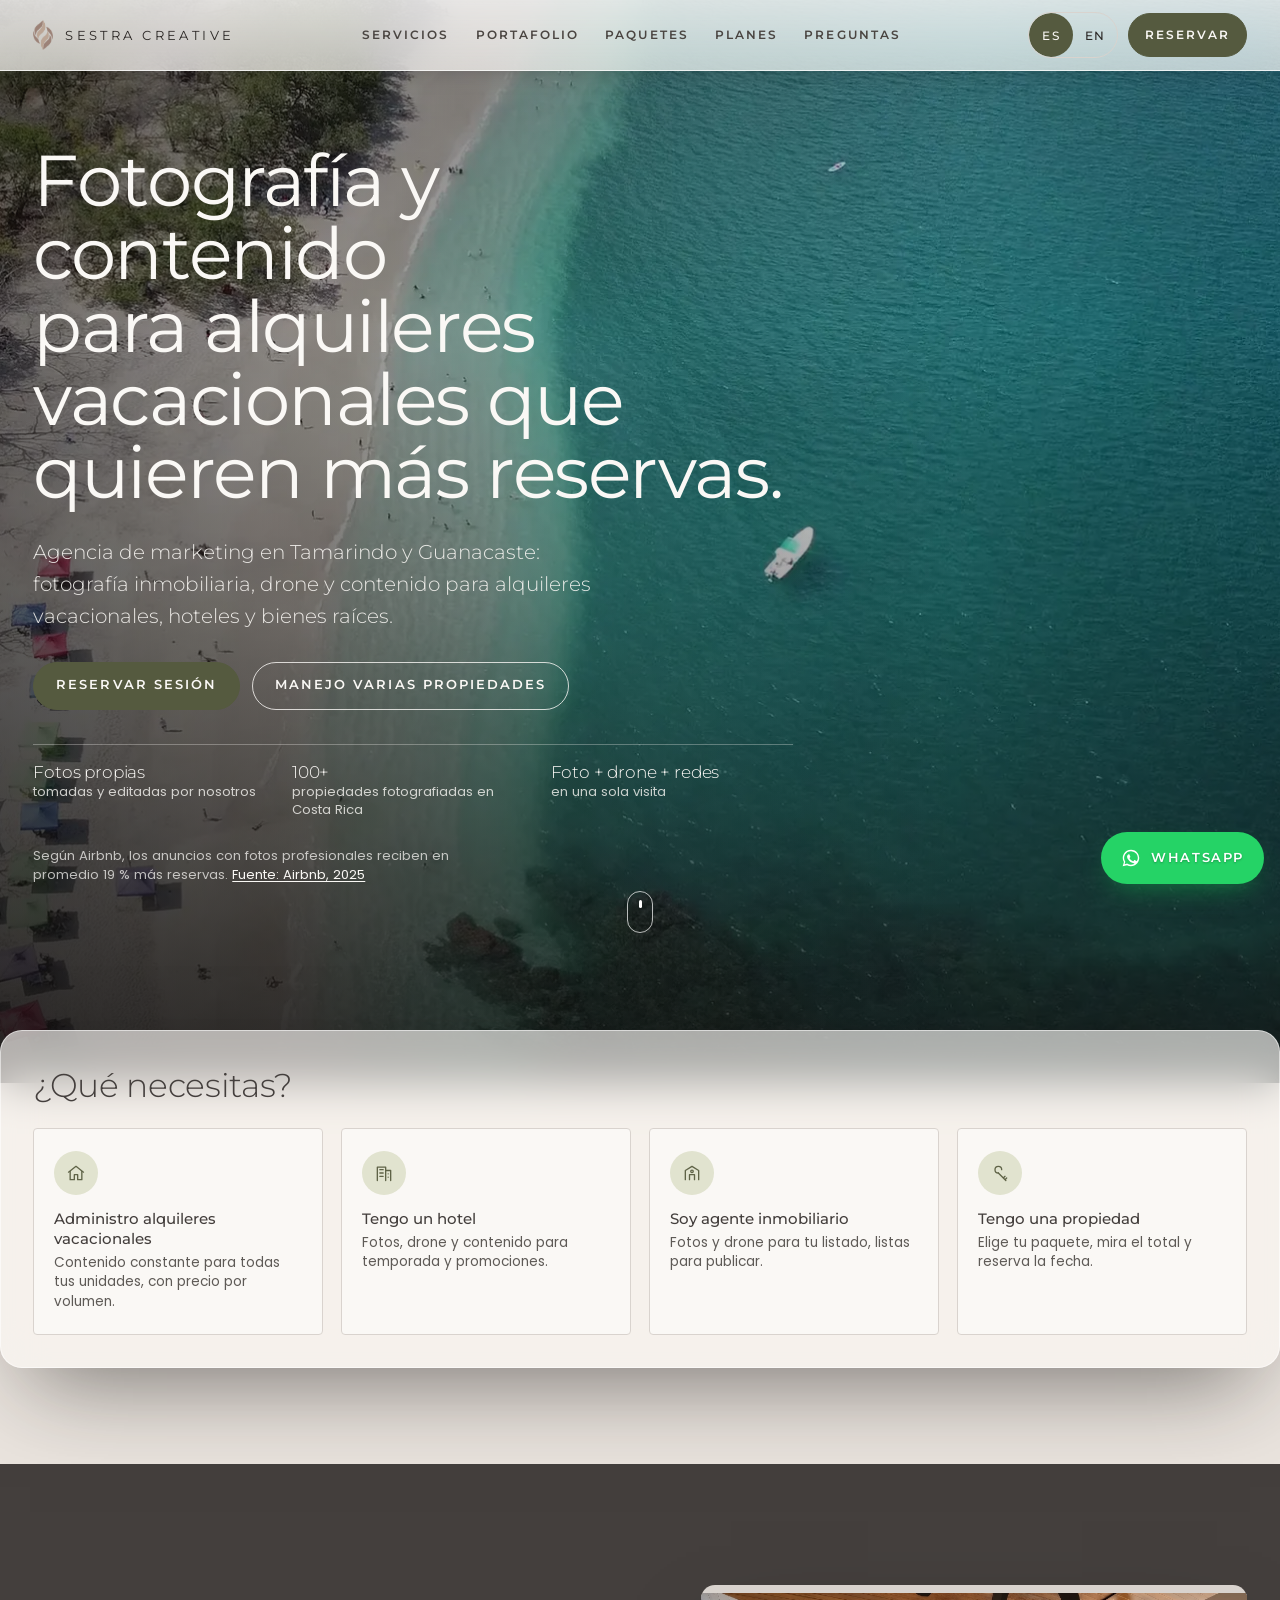
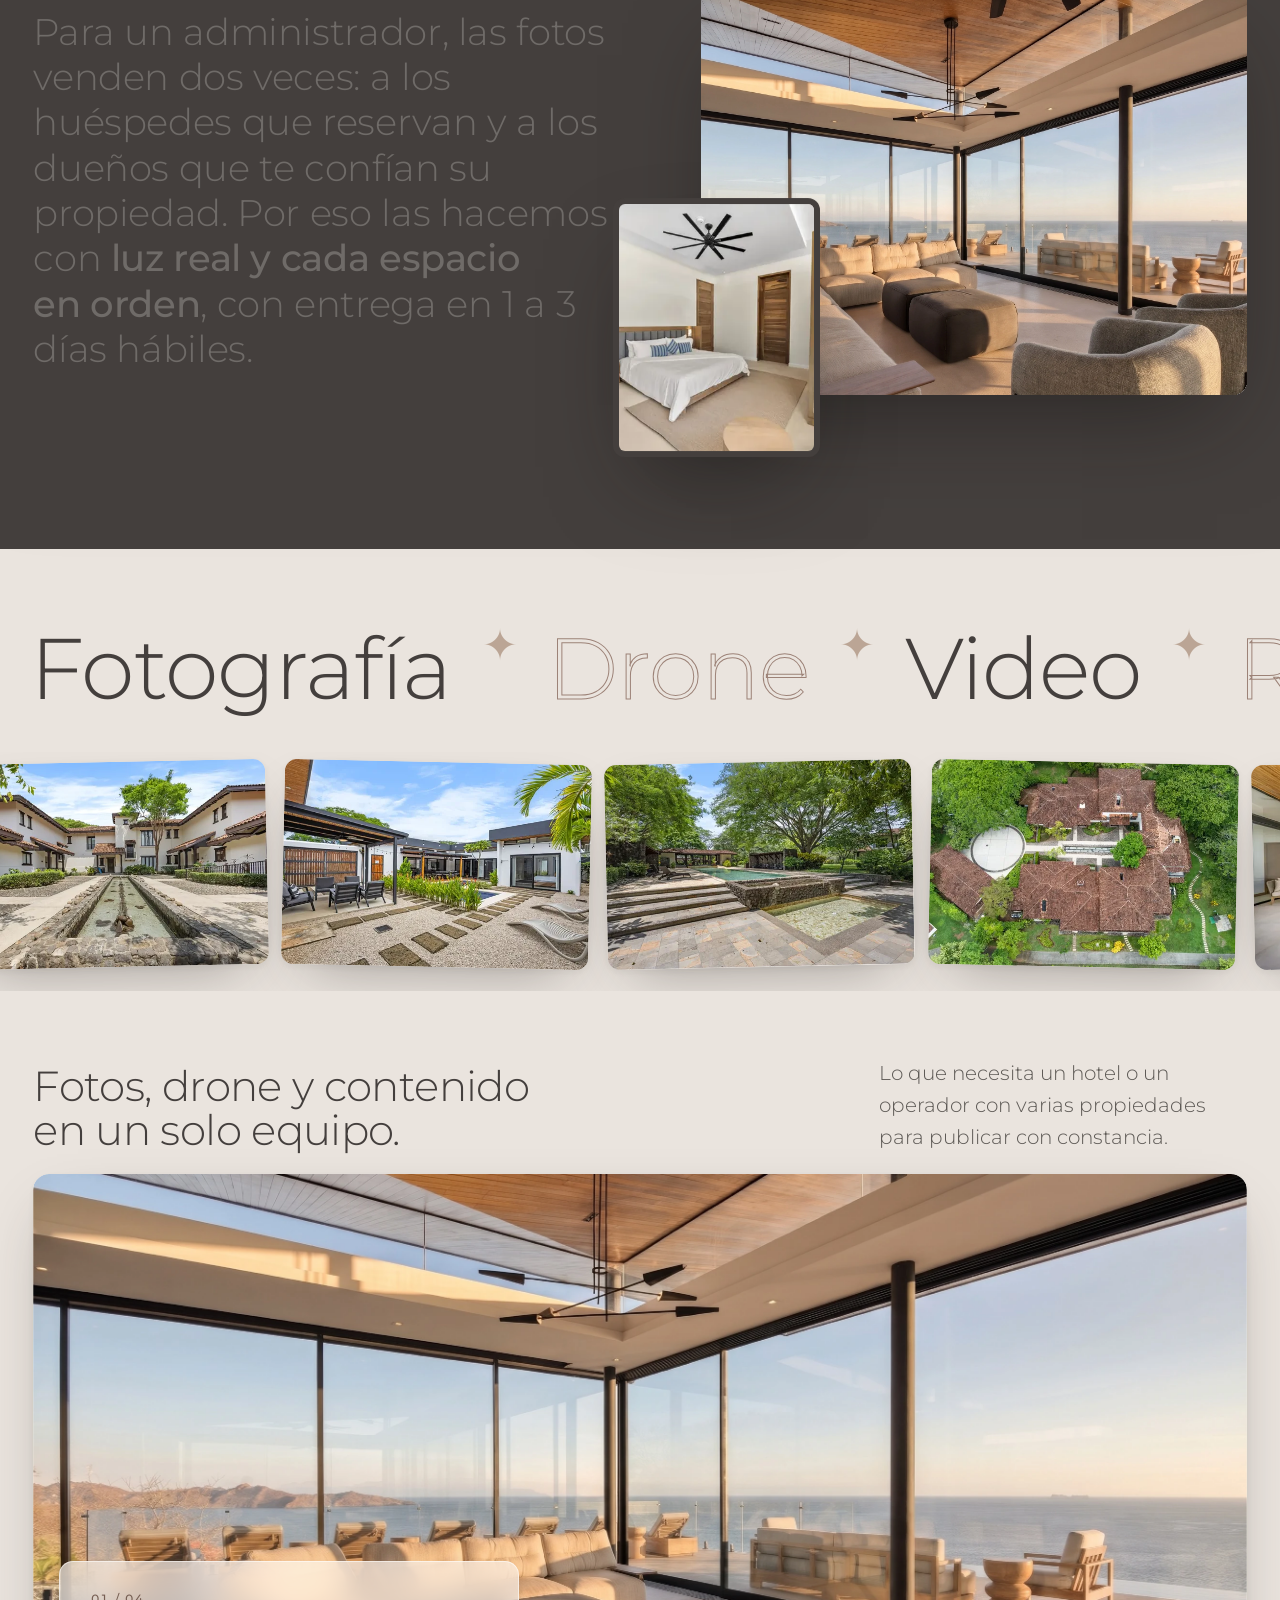
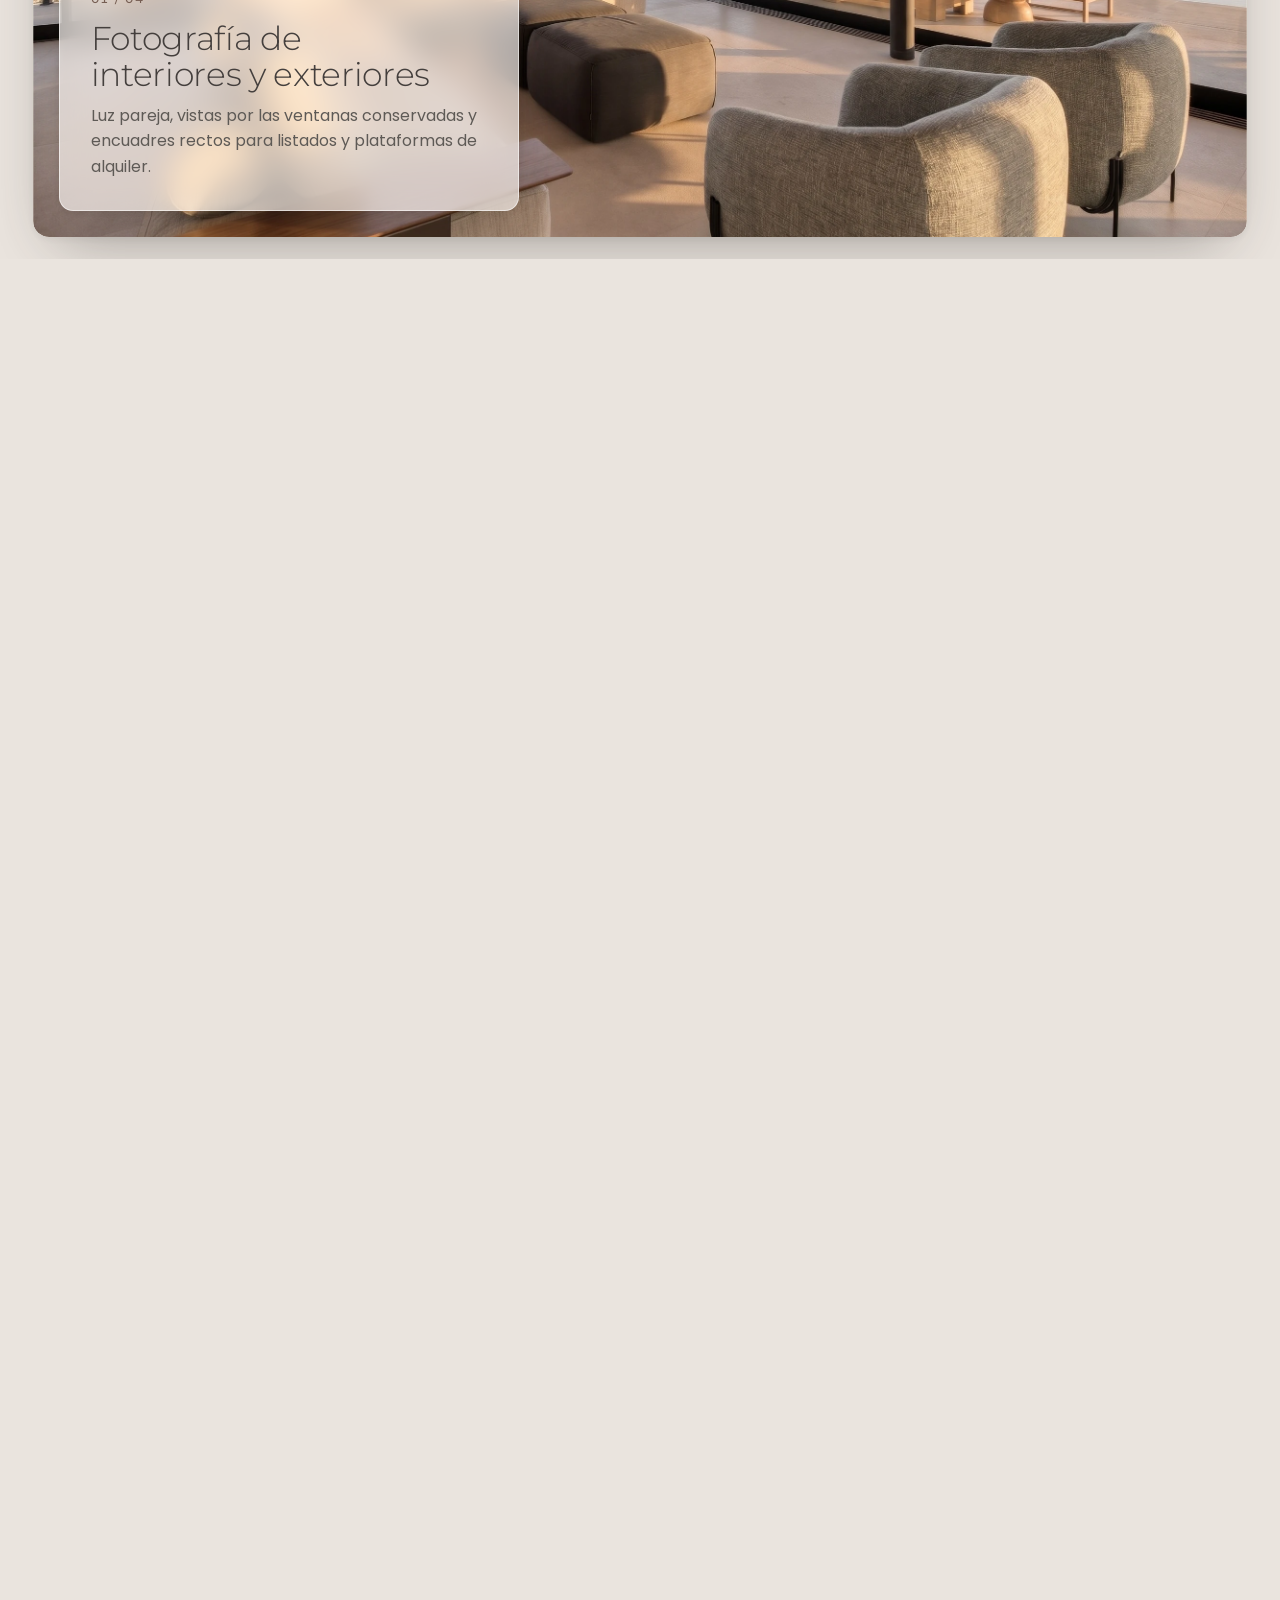
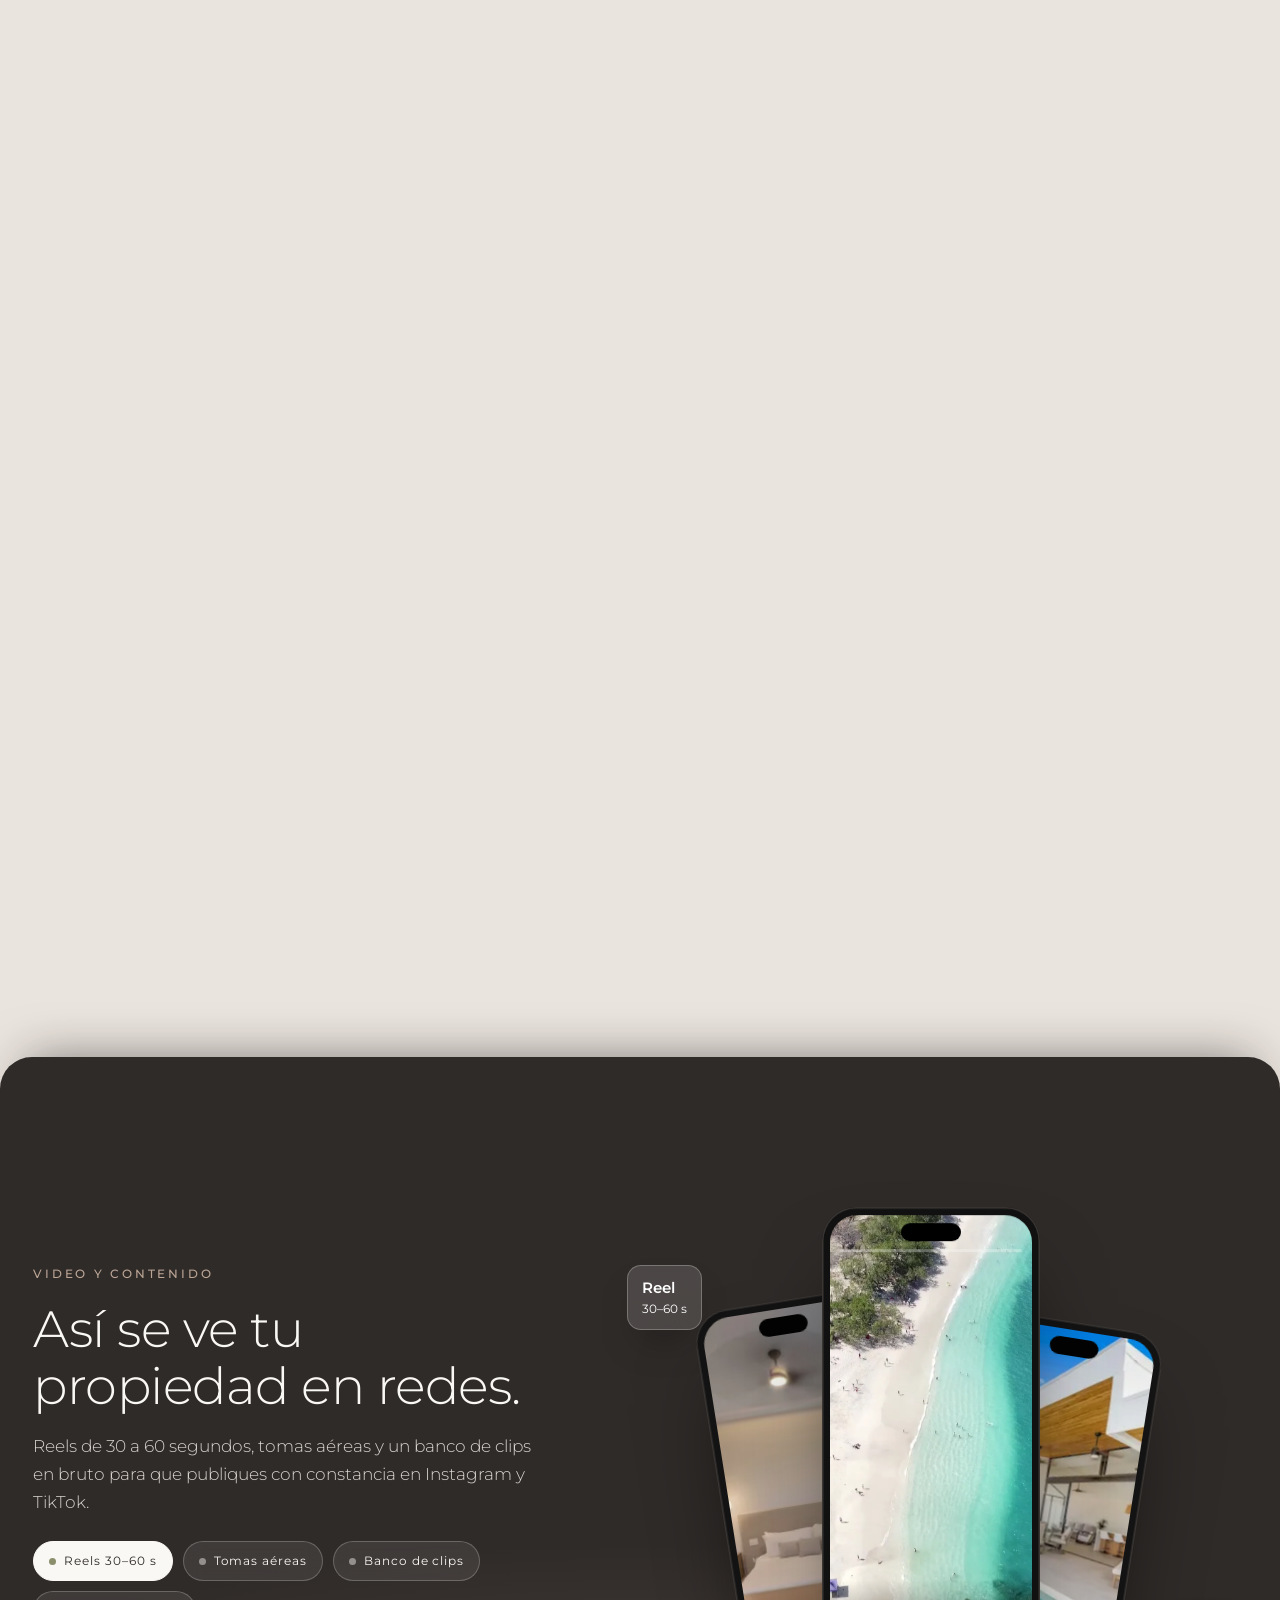
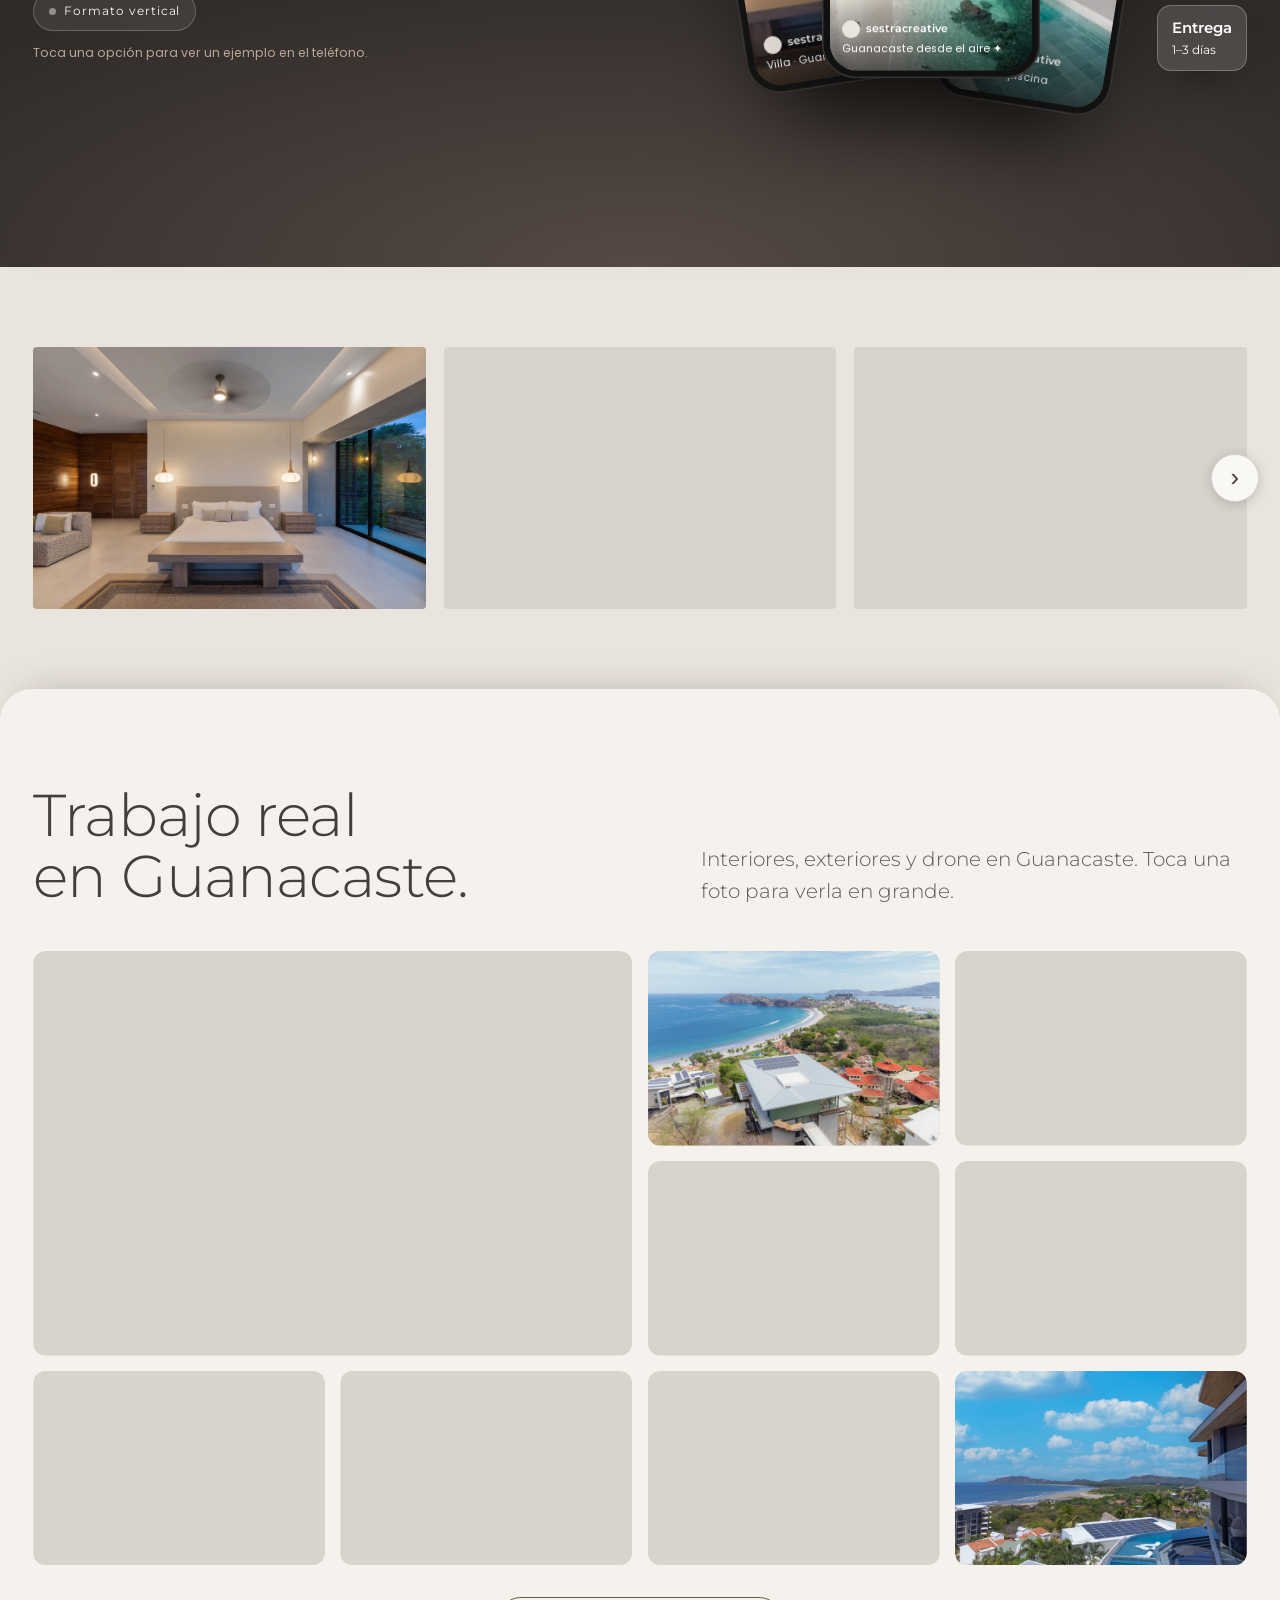
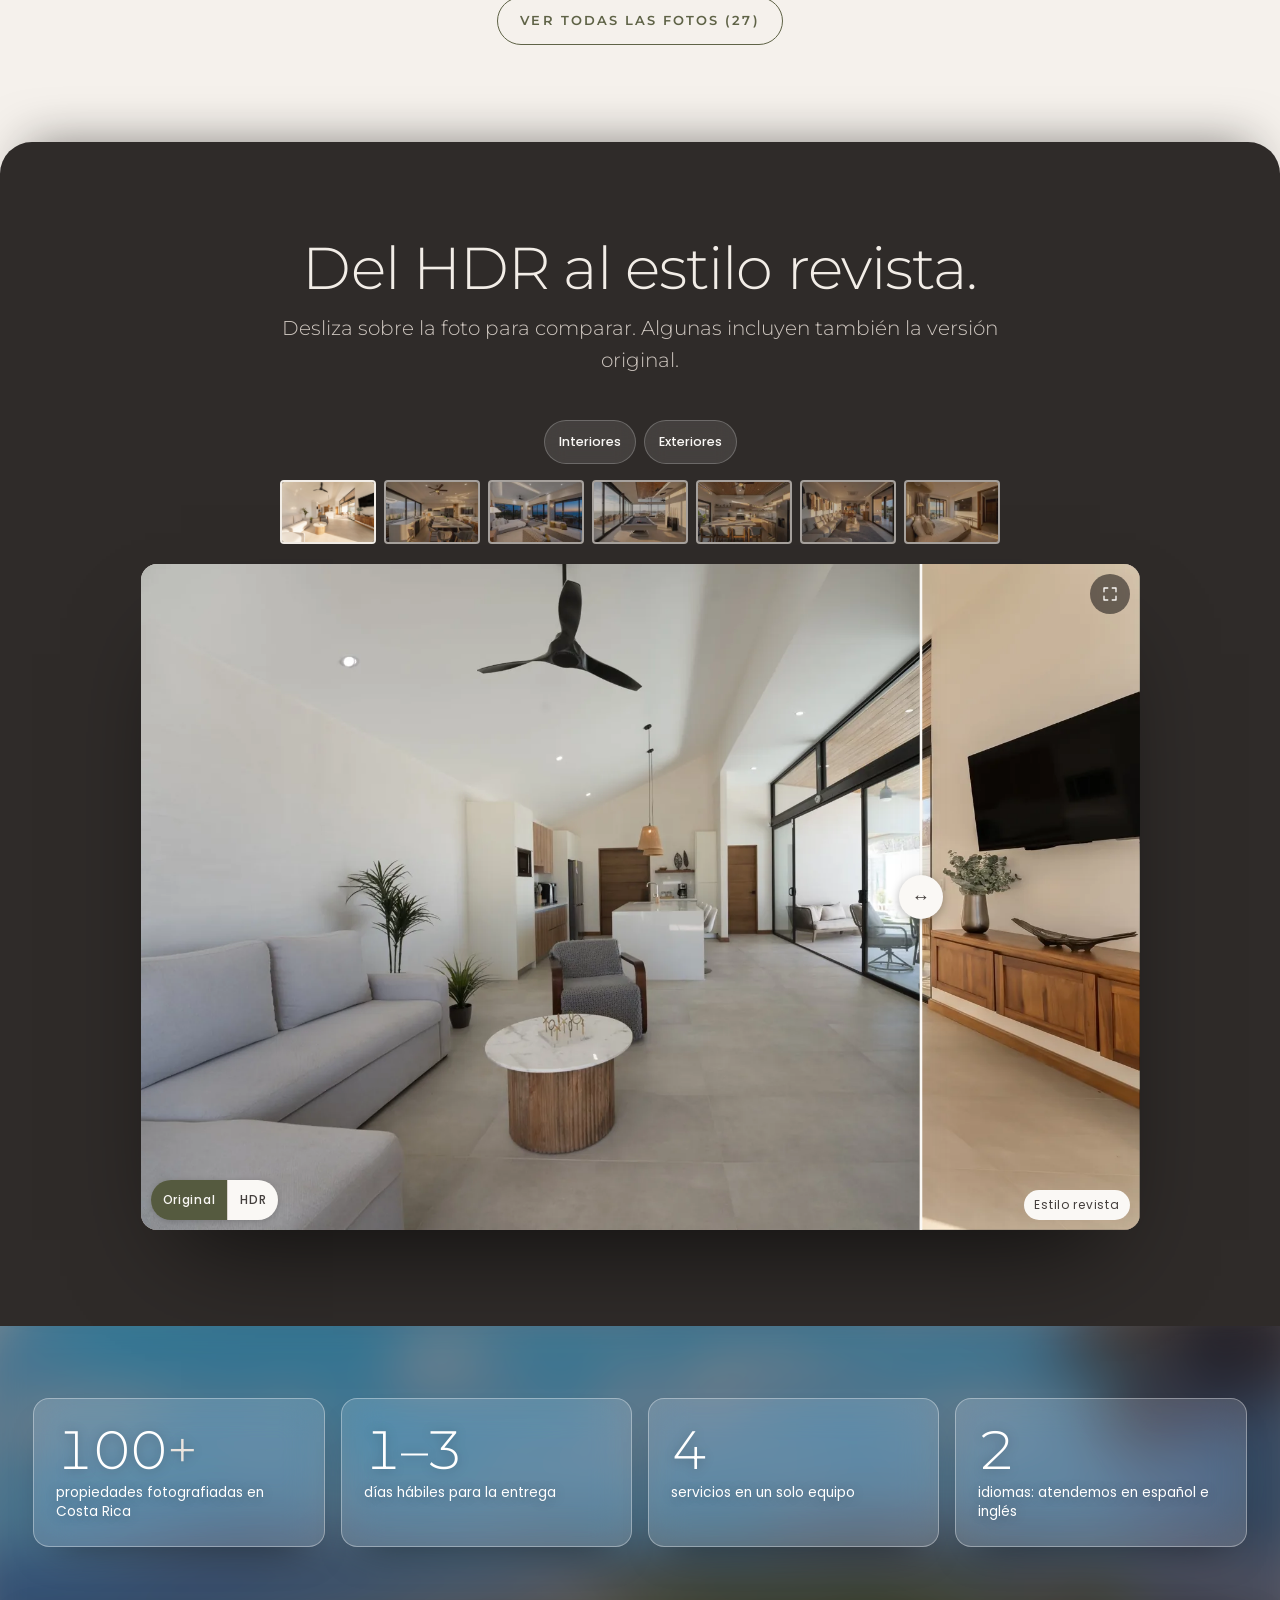
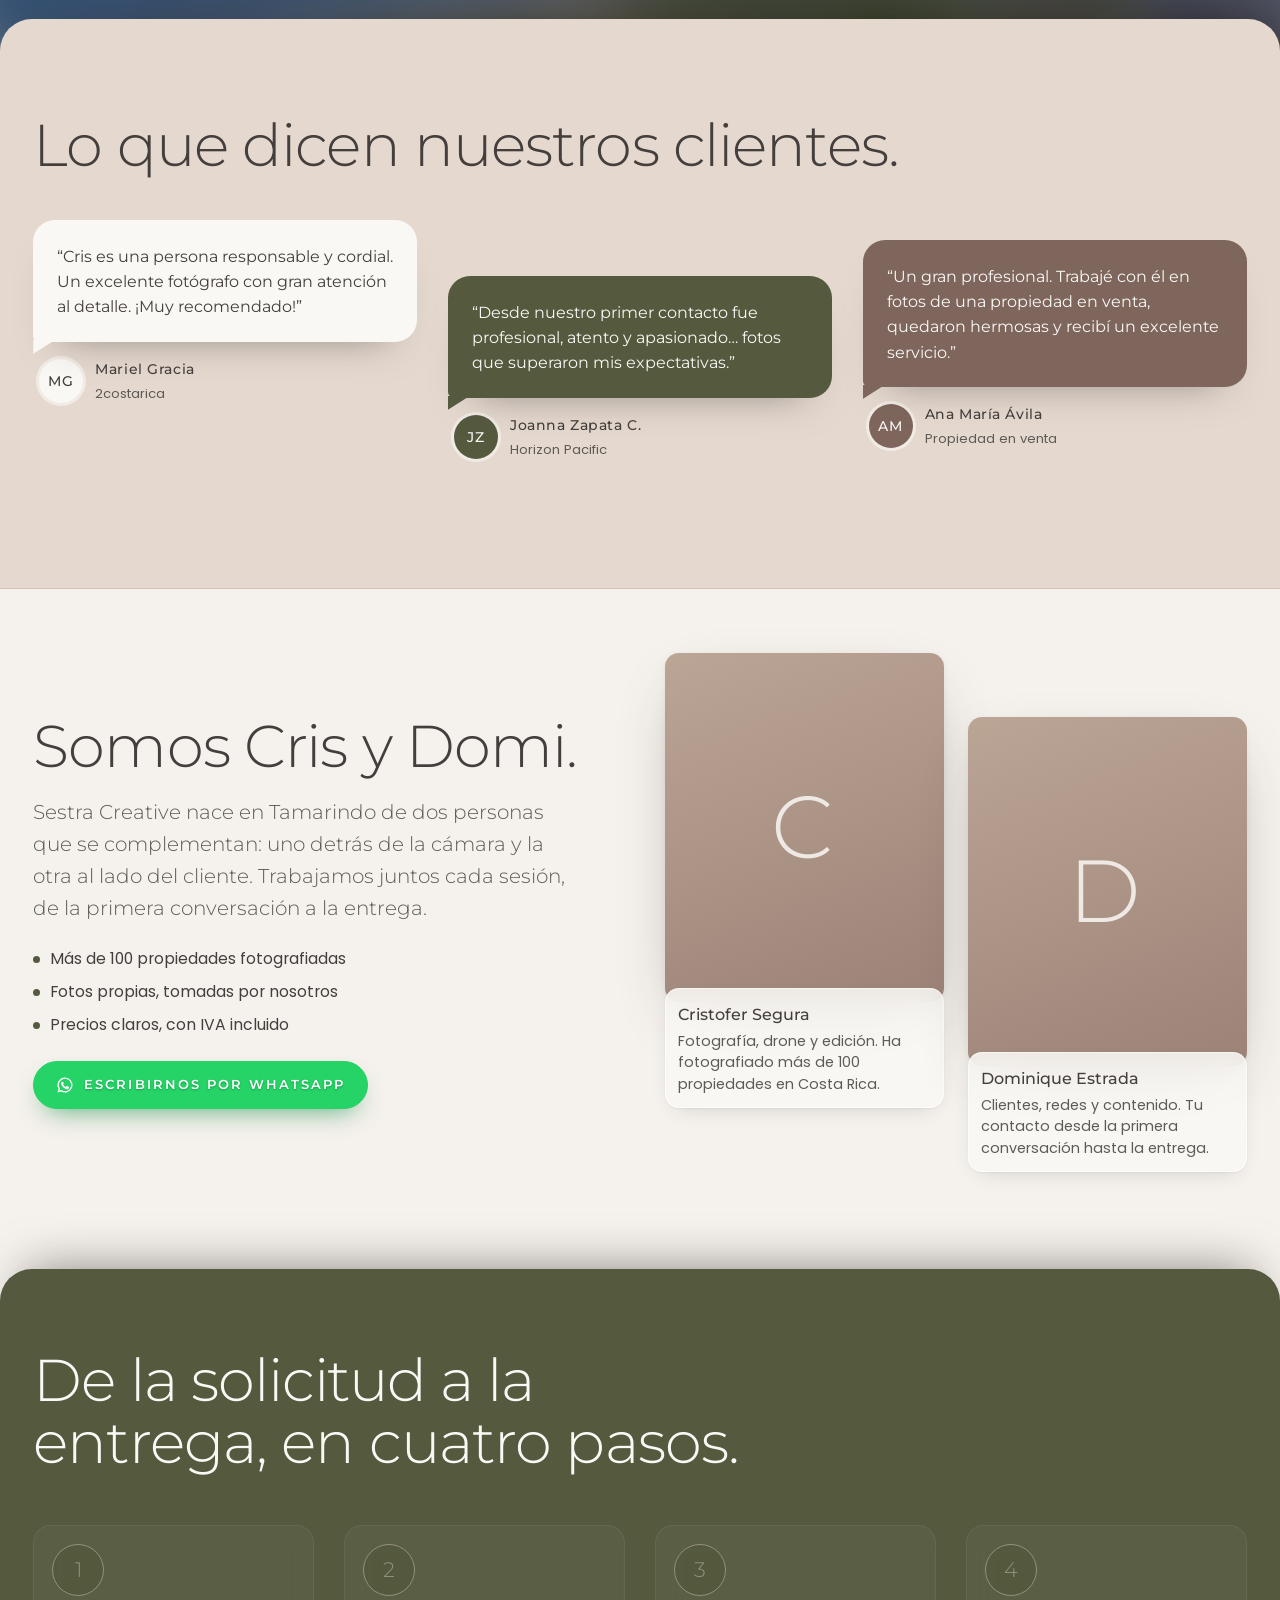
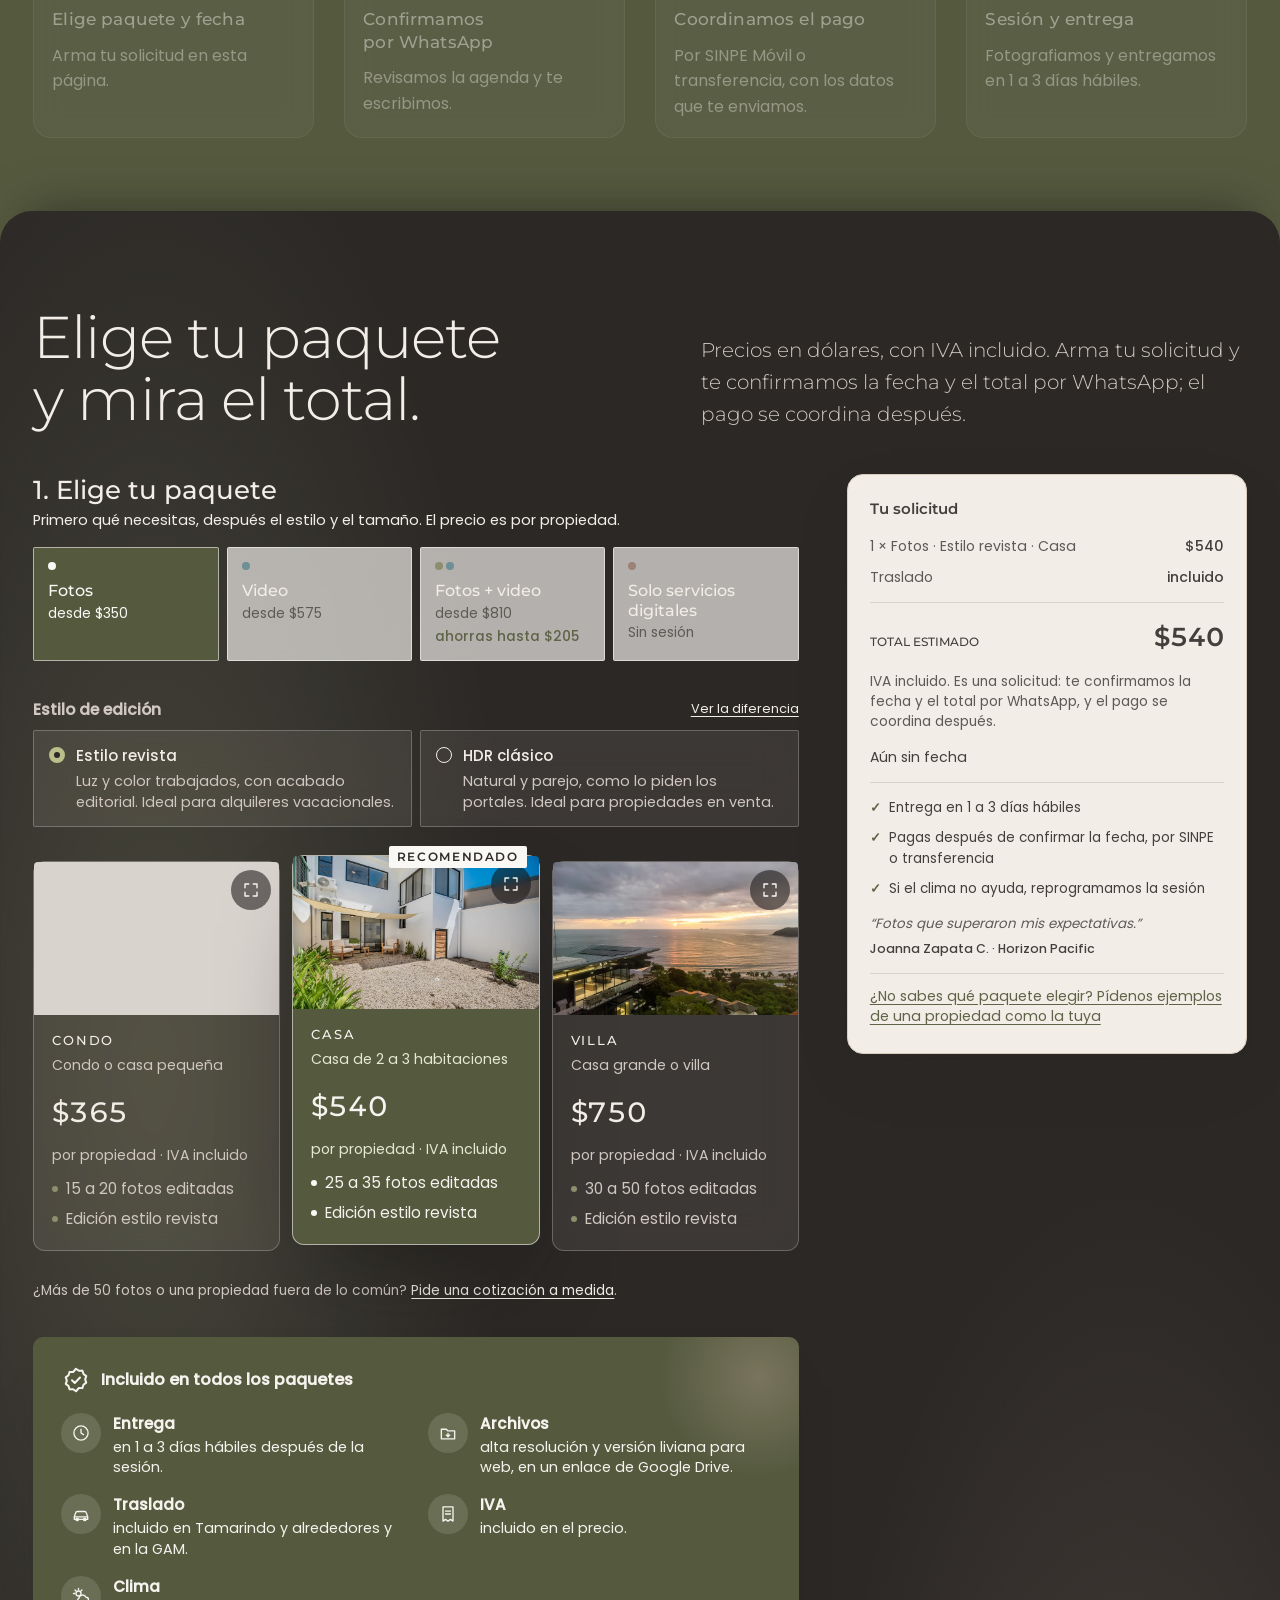
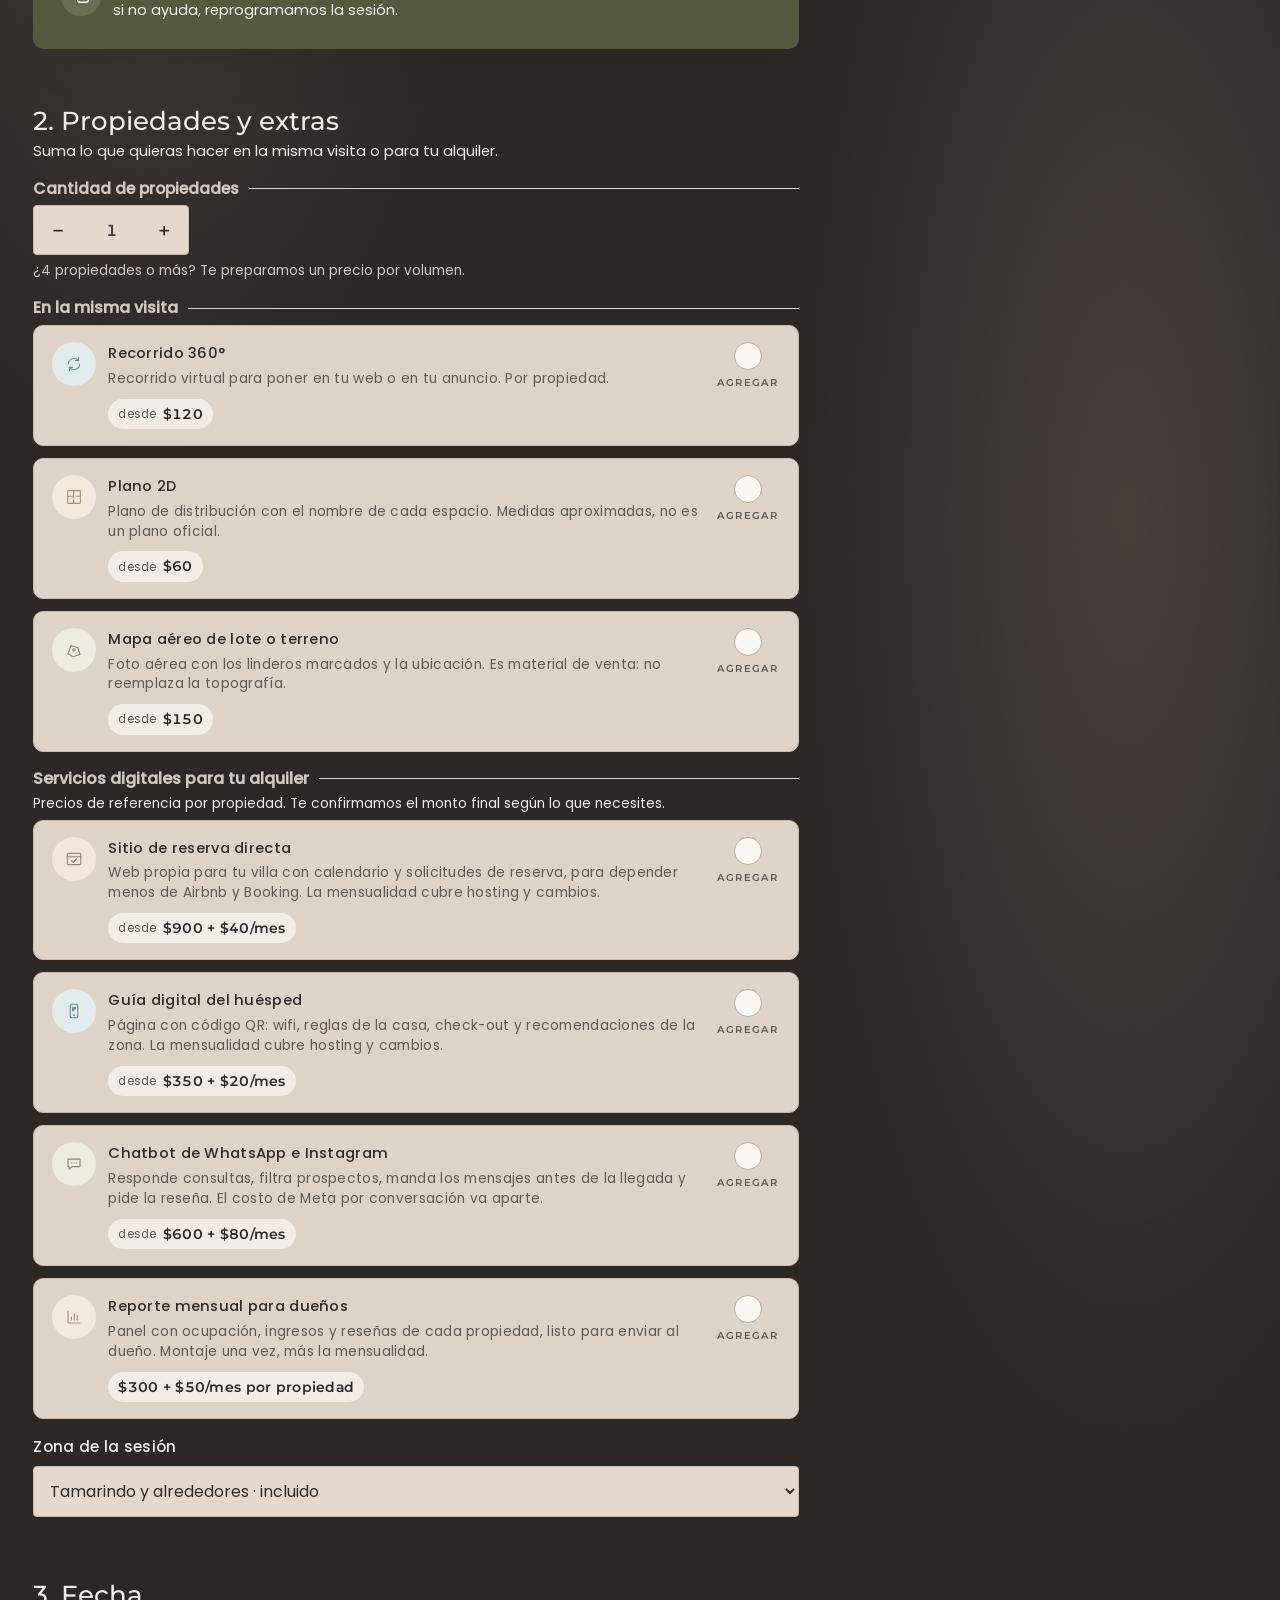
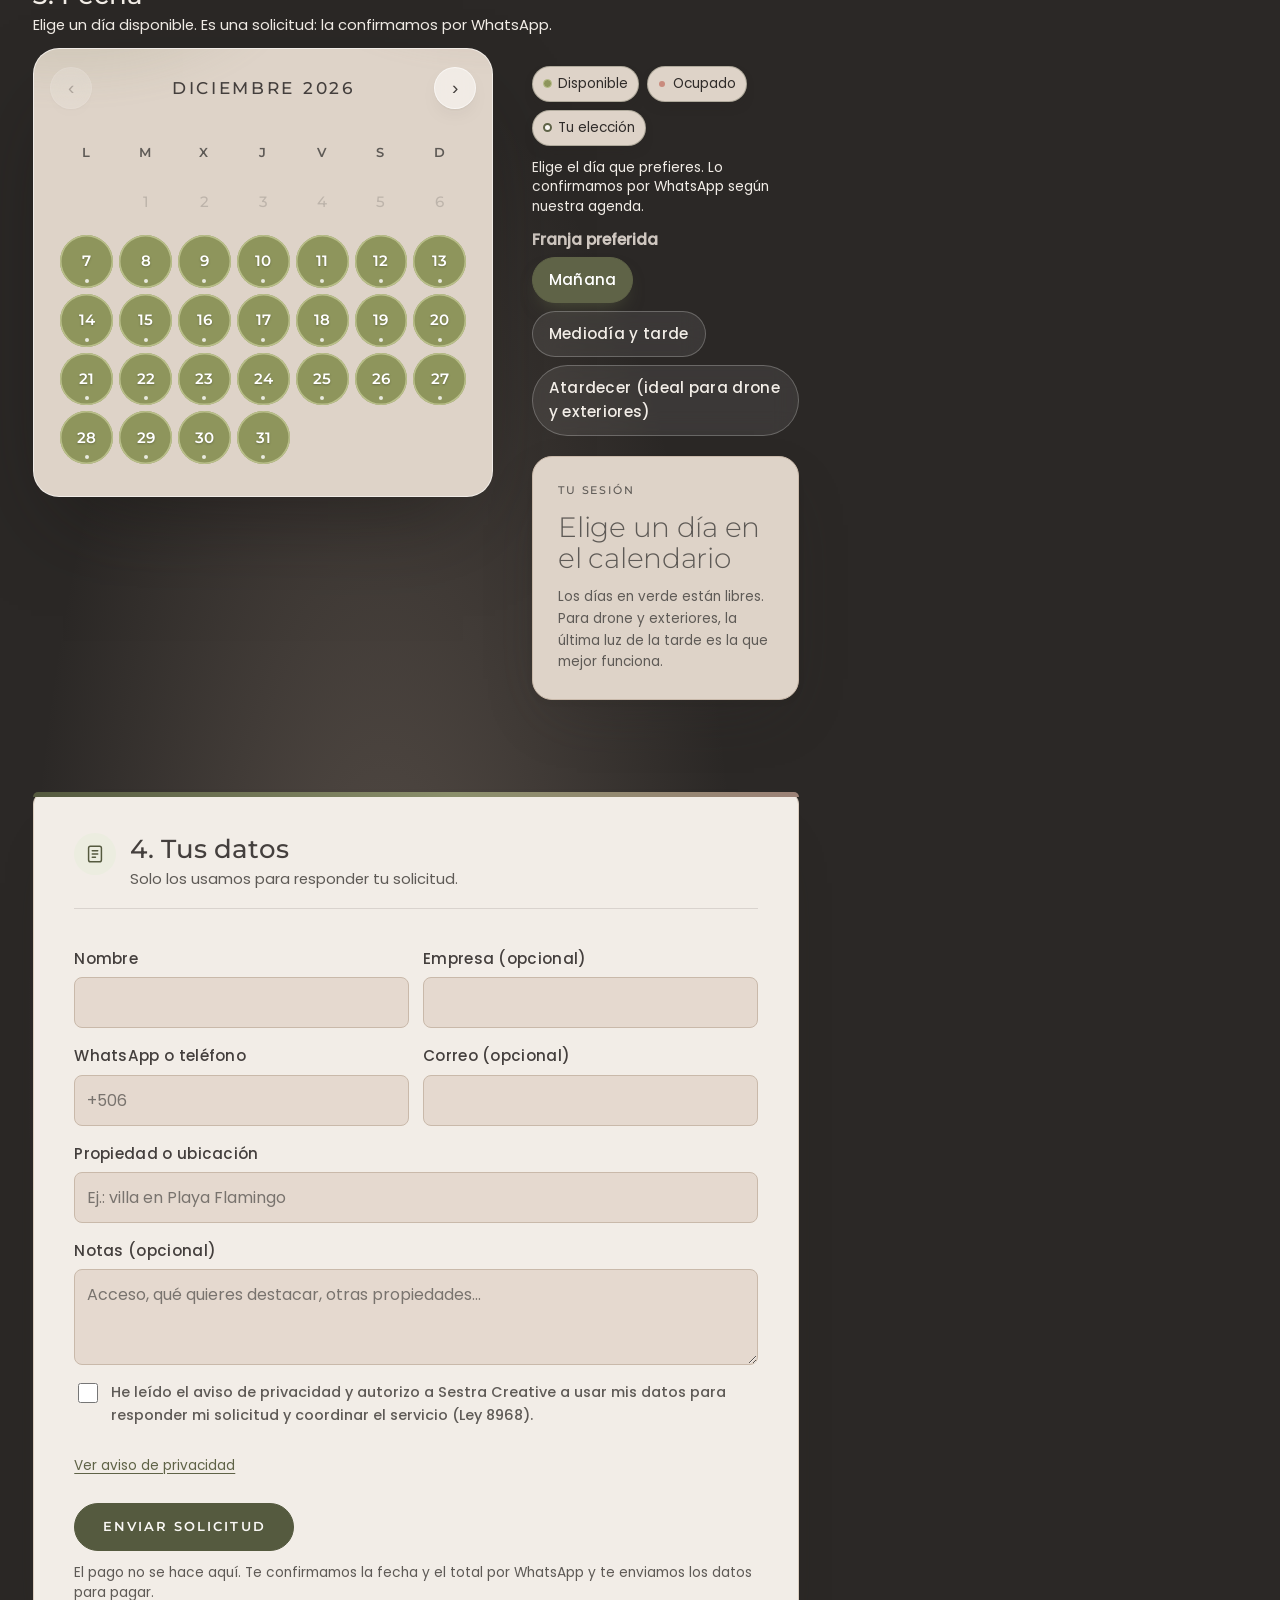
<file: index.html>
<!doctype html>
<html lang="es" data-page-lang="es" class="dp dp-pill">
<head>
<meta charset="utf-8">
<style>:root{color-scheme:light;box-sizing:border-box;padding-top:env(safe-area-inset-top,0px);padding-bottom:env(safe-area-inset-bottom,0px)}html{scroll-padding-top:env(safe-area-inset-top,0px)}body{margin:0;padding:0;font:14px -apple-system,BlinkMacSystemFont,sans-serif;background:#fff;color:#000}img{max-width:100%}[hidden]:not([hidden=until-found i]){display:none!important}</style>
<meta name="viewport" content="width=device-width, initial-scale=1, viewport-fit=cover">
<title>Fotografía inmobiliaria y drone en Tamarindo | Sestra Creative</title>
<meta name="description" content="Fotos, video con drone y contenido para alquileres vacacionales, hoteles y bienes raíces en Tamarindo y Guanacaste, Costa Rica. Precios en línea, IVA incluido.">
<meta property="og:site_name" content="Sestra Creative">
<meta property="og:locale" content="es_CR">
<meta property="og:locale:alternate" content="en_US">
<meta property="og:type" content="website">
<meta property="og:title" content="Fotografía inmobiliaria y drone en Tamarindo | Sestra Creative">
<meta property="og:description" content="Fotos, video con drone y contenido para alquileres vacacionales, hoteles y bienes raíces en Tamarindo y Guanacaste, Costa Rica. Precios en línea, IVA incluido.">
<link rel="alternate" hreflang="es" href="https://sestracreative.com/">
<link rel="alternate" hreflang="en" href="https://sestracreative.com/en">
<link rel="alternate" hreflang="x-default" href="https://sestracreative.com/">
<link rel="canonical" href="https://sestracreative.com/">
<meta property="og:url" content="https://sestracreative.com/">
<link rel="icon" href="/favicon.ico" sizes="48x48">
<link rel="icon" type="image/png" sizes="96x96" href="img/favicon-96.png">
<link rel="icon" type="image/png" sizes="192x192" href="img/favicon-192.png">
<link rel="apple-touch-icon" href="img/apple-touch-icon.png">
<meta property="og:image" content="https://sestracreative.com/img/og.jpg">
<meta property="og:image:width" content="1200">
<meta property="og:image:height" content="630">
<meta property="og:image:alt" content="Logo de Sestra Creative">
<meta name="twitter:card" content="summary_large_image">
<link rel="preload" href="fonts/montserrat-var.woff2" as="font" type="font/woff2" crossorigin>
<link rel="preload" href="fonts/poppins-400.woff2" as="font" type="font/woff2" crossorigin>
<style>@font-face{font-family:"Montserrat";src:url(fonts/montserrat-var.woff2) format("woff2");font-weight:300 600;font-style:normal;font-display:swap}@font-face{font-family:"Poppins";src:url(fonts/poppins-400.woff2) format("woff2");font-weight:400;font-style:normal;font-display:swap}@font-face{font-family:"Poppins";src:url(fonts/poppins-500.woff2) format("woff2");font-weight:500;font-style:normal;font-display:swap}</style>
<script>/* Fotos en dos tamaños: el celular descarga la de 1200 px, la computadora la original. Calidad 100 en ambas. */window.SSET={"img/est-00.webp":2000,"img/est-01.webp":2528,"img/est-02.webp":2528,"img/est-03.webp":2000,"img/est-04.webp":2000,"img/est-05.webp":2000,"img/est-06.webp":2000,"img/est-07.webp":2528,"img/est-08.webp":2000,"img/est-09.webp":2000,"img/est-10.webp":2000,"img/est-11.webp":2000,"img/galB.webp":2400,"img/galJ.webp":2400};window.SSV=function(s){var w=window.SSET[s];return w?s.replace(/\.webp$/,"-1200.webp")+" 1200w, "+s+" "+w+"w":""};window.SS=function(s){var v=window.SSV(s);return v?' srcset="'+v+'" sizes="100vw"':""};</script>
<script type="application/ld+json">{"@context":"https://schema.org","@graph":[{"@type":"ProfessionalService","@id":"https://sestracreative.com/#negocio","name":"Sestra Creative","description":"Fotos, video con drone y contenido para alquileres vacacionales, hoteles y bienes raíces en Tamarindo y Guanacaste, Costa Rica. Precios en línea, IVA incluido.","url":"https://sestracreative.com/","telephone":"+50687100430","areaServed":[{"@type":"Place","name":"Tamarindo"},{"@type":"AdministrativeArea","name":"Guanacaste"},{"@type":"Place","name":"Gran Área Metropolitana, San José"},{"@type":"Country","name":"Costa Rica"}],"knowsLanguage":["es","en"],"knowsAbout":["Fotografía inmobiliaria","Fotografía para Airbnb y alquileres vacacionales","Video con drone","Recorridos virtuales 360","Contenido para redes sociales","Real estate photography","Vacation rental photography"],"logo":"https://sestracreative.com/img/favicon-512.png","image":"https://sestracreative.com/img/og.jpg","priceRange":"$$","address":{"@type":"PostalAddress","addressLocality":"Tamarindo","addressRegion":"Guanacaste","addressCountry":"CR"},"founder":[{"@type":"Person","name":"Cristofer Segura"},{"@type":"Person","name":"Dominique Estrada"}],"sameAs":["https://www.instagram.com/sestracreative","https://www.tiktok.com/@sestra_creative","https://maps.app.goo.gl/NBApM1c36dr2CpQP6"],"hasOfferCatalog":{"@type":"OfferCatalog","name":"Servicios","itemListElement":[{"@type":"Offer","itemOffered":{"@type":"Service","name":"Fotografía inmobiliaria","description":"Fotos de interiores y exteriores, estilo revista o HDR clásico, para alquileres vacacionales y venta.","areaServed":"Guanacaste, Costa Rica"},"priceSpecification":{"@type":"PriceSpecification","minPrice":350,"priceCurrency":"USD","valueAddedTaxIncluded":true}},{"@type":"Offer","itemOffered":{"@type":"Service","name":"Video con drone","description":"Video y tomas aéreas con drone de propiedades y alrededores.","areaServed":"Guanacaste, Costa Rica"},"priceSpecification":{"@type":"PriceSpecification","minPrice":575,"priceCurrency":"USD","valueAddedTaxIncluded":true}},{"@type":"Offer","itemOffered":{"@type":"Service","name":"Fotos y video con drone","description":"Paquete de fotografía y video con drone para una propiedad.","areaServed":"Guanacaste, Costa Rica"},"priceSpecification":{"@type":"PriceSpecification","minPrice":810,"priceCurrency":"USD","valueAddedTaxIncluded":true}}]}},{"@type":"WebSite","@id":"https://sestracreative.com/#web","url":"https://sestracreative.com/","name":"Sestra Creative","inLanguage":["es","en"],"publisher":{"@id":"https://sestracreative.com/#negocio"}},{"@type":"FAQPage","@id":"https://sestracreative.com/#preguntas","inLanguage":"es","mainEntity":[{"@type":"Question","name":"¿Cuánto tarda la entrega?","acceptedAnswer":{"@type":"Answer","text":"Entre 1 y 3 días hábiles después de la sesión (lunes a viernes)."}},{"@type":"Question","name":"¿Cuánto cuesta una sesión de fotos para Airbnb o para vender una propiedad?","acceptedAnswer":{"@type":"Answer","text":"Los paquetes de fotos empiezan en $350 por propiedad y el video con drone en $575, con IVA incluido. El total exacto lo ves al elegir tu paquete en esta página."}},{"@type":"Question","name":"¿Cómo recibo las fotos?","acceptedAnswer":{"@type":"Answer","text":"Por un enlace de Google Drive, en alta resolución y en versión liviana para Airbnb, Booking y redes."}},{"@type":"Question","name":"¿Cuánto dura una sesión?","acceptedAnswer":{"@type":"Answer","text":"Normalmente entre 1 y 3 horas, según el tamaño y la complejidad de la propiedad."}},{"@type":"Question","name":"¿Cómo preparo la propiedad?","acceptedAnswer":{"@type":"Answer","text":"Limpia y despeja las superficies, deja la propiedad bien iluminada y destaca lo que la hace única."}},{"@type":"Question","name":"¿Tengo que estar presente?","acceptedAnswer":{"@type":"Answer","text":"No es obligatorio, pero ayuda."}},{"@type":"Question","name":"¿Y si hace mal tiempo?","acceptedAnswer":{"@type":"Answer","text":"Trabajamos con las condiciones o reprogramamos la sesión."}},{"@type":"Question","name":"¿Cómo se paga?","acceptedAnswer":{"@type":"Answer","text":"El pago no se hace en esta página. Cuando confirmamos tu fecha por WhatsApp te enviamos los datos para pagar por SINPE Móvil o transferencia."}},{"@type":"Question","name":"¿Trabajan fuera de Tamarindo?","acceptedAnswer":{"@type":"Answer","text":"Sí, vamos a cualquier zona del país. En Tamarindo y alrededores y en la GAM no cobramos traslado; en otras zonas se cotiza según la distancia."}},{"@type":"Question","name":"¿Qué propiedades fotografían?","acceptedAnswer":{"@type":"Answer","text":"Casas, apartamentos y condos, hoteles, espacios comerciales y arquitectura."}},{"@type":"Question","name":"¿Los precios incluyen IVA?","acceptedAnswer":{"@type":"Answer","text":"Sí. Los paquetes están en dólares e incluyen el IVA (13 %). El traslado está incluido en Tamarindo y alrededores y en la GAM; en otras zonas se cotiza aparte."}},{"@type":"Question","name":"¿Qué es el banco de clips?","acceptedAnswer":{"@type":"Answer","text":"Clips cortos de la propiedad, sin editar, para que tu equipo los use en anuncios y redes cuando quiera."}},{"@type":"Question","name":"¿Puedo pedir solo servicios digitales?","acceptedAnswer":{"@type":"Answer","text":"Sí. En el paso 1 elige \"Solo servicios digitales\" y marca en el paso 2 lo que te interesa: sitio de reserva directa, guía del huésped, chatbot o reportes para dueños."}}]}]}</script>
<style>
/* Layout: editorial one-column rhythm with a two-column hero and a two-column configurator (steps left, live summary right). Quiet palette, mauve and sand only as accents, olive marks availability and selection. */
:root{
  --bg:#EAE4DE; --surface:#FAF8F5; --surface2:#F2EDE7; --line:#D9D3CE;
  --fg:#443F3D; --muted:#5E5A56; --ink:#53504C; --ink-on:#FAF8F5;
  --mauve:#9C8277; --sand:#BBA595; --olive:#8B8F6B; --olive-ink:#5F6347; --bad:#A5473A;
  --leaf-a:#9C8277; --leaf-b:#BBA595; --ph1:#D9D3CE; --ph2:#BBA595;
  --display:"Montserrat","Helvetica Neue",Arial,sans-serif;
  --body:"Poppins","Helvetica Neue",Arial,sans-serif;
  --r:4px;
}
@media (prefers-color-scheme: dark){
  :root:not([data-theme="light"]){
    --bg:#443F3D; --surface:#53504C; --surface2:#4D4947; --line:#706E6A;
    --fg:#FAF8F5; --muted:#D9D3CE; --ink:#EAE4DE; --ink-on:#443F3D;
    --mauve:#BBA595; --sand:#B5A89D; --olive:#A3A77F; --olive-ink:#C3C79E; --bad:#F6BDB1;
    --leaf-a:#BBA595; --leaf-b:#EAE4DE; --ph1:#53504C; --ph2:#706E6A; color-scheme:dark;
  }
}
:root[data-theme="dark"]{
  --bg:#443F3D; --surface:#53504C; --surface2:#4D4947; --line:#706E6A;
  --fg:#FAF8F5; --muted:#D9D3CE; --ink:#EAE4DE; --ink-on:#443F3D;
  --mauve:#BBA595; --sand:#B5A89D; --olive:#A3A77F; --olive-ink:#C3C79E; --bad:#F6BDB1;
  --leaf-a:#BBA595; --leaf-b:#EAE4DE; --ph1:#53504C; --ph2:#706E6A; color-scheme:dark;
}
*{box-sizing:border-box}
html{scroll-behavior:smooth;scroll-padding-top:120px}
body{background:var(--bg);color:var(--fg);font-family:var(--body);font-size:16px;line-height:1.6;margin:0;-webkit-text-size-adjust:100%}
body::before{content:"";position:fixed;inset:0 0 auto;height:env(safe-area-inset-top,0px);background:var(--bg);z-index:30}
@media (prefers-reduced-motion:reduce){html{scroll-behavior:auto}*{transition:none!important;animation:none!important}}
a{color:inherit}
:focus-visible{outline:2px solid var(--fg);outline-offset:3px}
.wrap{max-width:1120px;margin:0 auto;padding-left:max(16px,env(safe-area-inset-left,0px));padding-right:max(16px,env(safe-area-inset-right,0px))}
h1,h2,h3{font-family:var(--display);margin:0;text-wrap:balance;color:var(--fg)}
h1{font-weight:300;font-size:clamp(2rem,5.4vw,3.6rem);line-height:1.12;letter-spacing:-.01em}
h2{font-weight:400;font-size:clamp(1.05rem,2.2vw,1.3rem);letter-spacing:.22em;text-transform:uppercase}
h3{font-weight:500;font-size:1.05rem;letter-spacing:.01em}
p{margin:0}
.lead{font-weight:300;font-family:var(--display);font-size:clamp(1.05rem,2vw,1.25rem);line-height:1.6;color:var(--muted);max-width:60ch}
.eyebrow{font-family:var(--display);font-size:.72rem;letter-spacing:.24em;text-transform:uppercase;color:var(--muted);font-weight:500}
.small{font-size:.85rem;color:var(--muted)}
section{padding-block:clamp(48px,8vw,96px)}
.sec-head{display:flex;flex-direction:column;gap:14px;margin-bottom:clamp(24px,4vw,44px)}
.sec-head h2::after{content:"";display:block;width:44px;height:1px;background:var(--mauve);margin-top:16px}

/* brand mark: two alpha layers tinted by tokens */
.mark{position:relative;display:inline-block;width:var(--w,24px);aspect-ratio:426/640;flex:none}
.mark i{position:absolute;inset:0;-webkit-mask-size:contain;mask-size:contain;-webkit-mask-repeat:no-repeat;mask-repeat:no-repeat;-webkit-mask-position:center;mask-position:center}
.mark .a{background:var(--leaf-a);-webkit-mask-image:url("assets/75c67ce10b.png");mask-image:url("assets/75c67ce10b.png")}
.mark .b{background:var(--leaf-b);-webkit-mask-image:url("assets/de8783525f.png");mask-image:url("assets/de8783525f.png")}

/* ribbon */
.ribbon{background:var(--ink);color:var(--ink-on);font-size:.78rem;line-height:1.4;padding-block:8px;text-align:left}
.ribbon .wrap{display:flex;gap:10px;align-items:baseline;flex-wrap:wrap}
.ribbon b{font-family:var(--display);letter-spacing:.16em;font-size:.7rem;font-weight:600}

/* header */
.top{position:sticky;top:env(safe-area-inset-top,0px);z-index:20;background:var(--bg);border-bottom:1px solid var(--line)}
.top .bar{display:flex;align-items:center;justify-content:space-between;gap:12px;padding-block:12px}
.brand{display:flex;align-items:center;gap:12px;text-decoration:none;min-width:0}
.brand span.w{font-family:var(--display);font-weight:400;letter-spacing:.26em;font-size:.82rem;text-transform:uppercase;white-space:nowrap}
.nav{display:flex;gap:26px;font-family:var(--display);font-size:.72rem;letter-spacing:.18em;text-transform:uppercase;font-weight:500}
.nav a{text-decoration:none;color:var(--muted);padding-block:6px}
.nav a:hover{color:var(--fg)}
.tools{display:flex;align-items:center;gap:10px}
.lang{display:flex;border:1px solid var(--line);border-radius:var(--r);overflow:hidden}
.lang button{font:500 .72rem var(--display);letter-spacing:.12em;border:0;background:transparent;color:var(--muted);padding:8px 10px;cursor:pointer;min-height:36px}
.lang button[aria-pressed="true"]{background:var(--ink);color:var(--ink-on)}
.navstrip{display:none}
@media (max-width:860px){
  .nav{display:none}
  .navstrip{display:block;border-top:1px solid var(--line);overflow-x:auto}
  .navstrip div{display:flex;gap:22px;padding-block:10px;font-family:var(--display);font-size:.7rem;letter-spacing:.16em;text-transform:uppercase;font-weight:500;white-space:nowrap}
  .navstrip a{text-decoration:none;color:var(--muted)}
  .brand span.w{letter-spacing:.2em;font-size:.74rem}
  .top .cta-top{display:none}
}

/* buttons */
.btn{display:inline-flex;align-items:center;justify-content:center;gap:10px;font-family:var(--display);font-weight:600;font-size:.74rem;letter-spacing:.16em;text-transform:uppercase;text-decoration:none;border:1px solid var(--ink);background:var(--ink);color:var(--ink-on);padding:14px 22px;border-radius:var(--r);cursor:pointer;min-height:48px;text-align:center;line-height:1.3}
.btn:hover{filter:brightness(1.08)}
.btn.ghost{background:transparent;color:var(--fg);border-color:var(--fg)}
.btn.small{min-height:40px;padding:10px 16px;font-size:.68rem;color:var(--ink-on)}
.btn.ghost.small{color:var(--fg)}
.btn[disabled],.btn[aria-disabled="true"]{opacity:.55;cursor:not-allowed}

/* hero */
.hero{padding-block:clamp(32px,6vw,72px) clamp(40px,6vw,80px)}
.hero .grid{display:grid;grid-template-columns:1.05fr .95fr;gap:clamp(24px,5vw,64px);align-items:center}
.hero .copy{display:flex;flex-direction:column;gap:22px;min-width:0}
.hero .acts{display:flex;gap:12px;flex-wrap:wrap;margin-top:4px}
.facts{display:grid;grid-template-columns:repeat(3,1fr);gap:16px;border-top:1px solid var(--line);padding-top:20px;margin-top:8px}
.facts div{display:flex;flex-direction:column;gap:2px;min-width:0}
.facts b{font-family:var(--display);font-weight:600;font-size:.95rem;letter-spacing:.02em}
.facts span{font-size:.82rem;color:var(--muted);line-height:1.4}
@media (max-width:860px){.hero .grid{grid-template-columns:1fr}.facts{grid-template-columns:1fr 1fr 1fr}}
@media (max-width:520px){.facts{grid-template-columns:1fr}}

/* photo slots */
.ph{position:relative;width:100%;max-width:100%;background:linear-gradient(135deg,var(--ph1),var(--ph2));border-radius:var(--r);overflow:hidden;display:flex;align-items:flex-end}
.ph img{position:absolute;inset:0;width:100%;height:100%;object-fit:cover}
.ph .mark{position:absolute;left:50%;top:44%;transform:translate(-50%,-50%);--w:30%;opacity:.28}
.ph .tag{position:relative;margin:12px;background:var(--surface);color:var(--fg);font-size:.72rem;line-height:1.35;padding:6px 10px;border-radius:2px;border:1px dashed var(--mauve);max-width:calc(100% - 24px)}
.ph.has-img .tag,.ph.has-img .mark{display:none}
.r45{aspect-ratio:4/5}.r43{aspect-ratio:4/3}.r32{aspect-ratio:3/2}
@media (max-width:860px){.hero .r45{aspect-ratio:4/3}}

/* services */
.cards4{display:grid;grid-template-columns:repeat(4,1fr);gap:16px}
@media (max-width:980px){.cards4{grid-template-columns:repeat(2,1fr)}}
@media (max-width:520px){.cards4{grid-template-columns:1fr}}
.svc{background:var(--surface);border:1px solid var(--line);border-radius:var(--r);padding:24px;display:flex;flex-direction:column;gap:12px;min-width:0}
.svc svg{width:30px;height:30px;stroke:var(--mauve);fill:none;stroke-width:1.5;stroke-linecap:round;stroke-linejoin:round}
.svc p{font-size:.92rem;color:var(--muted)}

/* work */
.work{display:grid;grid-template-columns:repeat(3,1fr);gap:20px}
@media (max-width:980px){.work{grid-template-columns:repeat(2,1fr)}}
@media (max-width:560px){.work{grid-template-columns:1fr}}
.case{display:flex;flex-direction:column;gap:12px;min-width:0}
.case h3{font-size:1rem}
.case .meta{display:flex;justify-content:space-between;gap:8px;align-items:baseline;flex-wrap:wrap}
.case .meta span{font-size:.8rem;color:var(--muted)}
.chips{display:flex;gap:6px;flex-wrap:wrap}
.chip{font-size:.7rem;letter-spacing:.08em;text-transform:uppercase;font-family:var(--display);font-weight:500;border:1px solid var(--line);color:var(--muted);padding:3px 8px;border-radius:999px}
.pending{font-size:.8rem;color:var(--muted);border:1px dashed var(--line);padding:8px 10px;border-radius:2px}
.quotes{display:grid;grid-template-columns:repeat(3,1fr);gap:20px;margin-top:clamp(32px,5vw,56px)}
@media (max-width:860px){.quotes{grid-template-columns:1fr}}
.quote{background:var(--surface);border:1px solid var(--line);border-radius:var(--r);padding:24px;display:flex;flex-direction:column;gap:14px;min-width:0}
.quote p{font-family:var(--display);font-weight:300;font-size:1rem;line-height:1.6}
.quote cite{font-style:normal;font-size:.82rem;color:var(--muted)}
.quote cite b{display:block;font-family:var(--display);font-weight:500;color:var(--fg);letter-spacing:.04em}

/* configurator */
.exbanner{background:var(--surface);border:1px dashed var(--mauve);border-radius:var(--r);padding:12px 14px;font-size:.85rem;color:var(--muted);margin-bottom:24px}
.exbanner b{font-family:var(--display);letter-spacing:.14em;font-size:.72rem;color:var(--fg)}
.cfg{display:grid;grid-template-columns:minmax(0,1fr) 340px;gap:clamp(20px,4vw,48px);align-items:start}
@media (max-width:980px){.cfg{grid-template-columns:1fr}}
.steps{display:flex;flex-direction:column;gap:clamp(28px,4vw,44px);min-width:0}
.step{display:flex;flex-direction:column;gap:16px;min-width:0}
.step>header{display:flex;flex-direction:column;gap:4px}
.step>header h3{font-family:var(--display);font-weight:500;font-size:1.05rem}
.pkgs{display:grid;grid-template-columns:repeat(3,1fr);gap:12px}
@media (max-width:700px){.pkgs{grid-template-columns:1fr}}
.opt{position:relative;display:flex;flex-direction:column;gap:10px;background:var(--surface);border:1px solid var(--line);border-radius:var(--r);padding:18px;cursor:pointer;min-width:0}
.opt input{position:absolute;opacity:0;inset:0;margin:0;cursor:pointer}
.opt.on{border-color:var(--fg);box-shadow:inset 0 0 0 1px var(--fg)}
.opt:has(input:focus-visible){outline:2px solid var(--fg);outline-offset:3px}
.opt .nm{font-family:var(--display);font-weight:500;letter-spacing:.14em;text-transform:uppercase;font-size:.78rem}
.opt .pr{font-family:var(--display);font-weight:600;font-size:1.35rem;font-variant-numeric:tabular-nums;display:flex;align-items:baseline;gap:8px;flex-wrap:wrap}
.opt .pr small{font-weight:500;font-size:.7rem;letter-spacing:.1em;color:var(--muted)}
.opt ul{margin:0;padding:0;list-style:none;display:flex;flex-direction:column;gap:6px;font-size:.88rem;color:var(--muted)}
.opt li{display:flex;gap:8px}
.opt li::before{content:"";flex:none;width:6px;height:6px;border-radius:50%;background:var(--olive);margin-top:.6em}
.badge-ex{font-family:var(--display);font-size:.6rem;letter-spacing:.14em;font-weight:600;border:1px solid var(--mauve);color:var(--fg);padding:2px 6px;border-radius:2px;text-transform:uppercase;white-space:nowrap}
.fieldrow{display:grid;grid-template-columns:1fr 1fr;gap:14px}
@media (max-width:600px){.fieldrow{grid-template-columns:1fr}}
.field{display:flex;flex-direction:column;gap:6px;min-width:0}
.field label,.field .lbl{font-size:.8rem;font-weight:500;letter-spacing:.02em}
input[type=text],input[type=email],input[type=tel],select,textarea{font:400 1rem var(--body);color:var(--fg);background:var(--surface);border:1px solid var(--line);border-radius:var(--r);padding:12px 12px;width:100%;min-height:48px}
textarea{min-height:96px;resize:vertical}
input::placeholder,textarea::placeholder{color:var(--muted);opacity:.8}
.stepper{display:inline-flex;align-items:center;border:1px solid var(--line);border-radius:var(--r);background:var(--surface);width:max-content}
.stepper button{width:48px;height:48px;border:0;background:transparent;color:var(--fg);font:500 1.3rem var(--display);cursor:pointer}
.stepper output{min-width:56px;text-align:center;font-family:var(--display);font-weight:600;font-variant-numeric:tabular-nums}
.xrow{display:flex;justify-content:space-between;align-items:center;gap:14px;background:var(--surface);border:1px solid var(--line);border-radius:var(--r);padding:12px 14px;flex-wrap:wrap}
.xrow .t{display:flex;flex-direction:column;gap:2px;min-width:0;flex:1 1 200px}
.xrow .t b{font-weight:500;font-size:.92rem}
.xrow .t span{font-size:.8rem;color:var(--muted)}
.xrow .pz{font-family:var(--display);font-weight:600;font-size:.88rem;font-variant-numeric:tabular-nums;white-space:nowrap}
.seg{display:flex;flex-wrap:wrap;gap:8px}
.seg label{position:relative;border:1px solid var(--line);background:var(--surface);border-radius:var(--r);padding:10px 14px;font-size:.88rem;cursor:pointer;min-height:44px;display:inline-flex;align-items:center}
.seg label.on{border-color:var(--fg);box-shadow:inset 0 0 0 1px var(--fg)}
.seg input{position:absolute;opacity:0;inset:0;margin:0;cursor:pointer}
.seg label:has(input:focus-visible){outline:2px solid var(--fg);outline-offset:3px}

/* calendar */
.cal{background:var(--surface);border:1px solid var(--line);border-radius:var(--r);padding:16px;max-width:460px}
.cal .hd{display:flex;align-items:center;justify-content:space-between;margin-bottom:10px}
.cal .hd b{font-family:var(--display);font-weight:500;letter-spacing:.14em;text-transform:uppercase;font-size:.8rem}
.cal .hd button{width:44px;height:44px;border:1px solid var(--line);background:transparent;color:var(--fg);border-radius:var(--r);font-size:1.1rem;cursor:pointer}
.cal .hd button[disabled]{opacity:.35;cursor:not-allowed}
.cal .dow,.cal .days{display:grid;grid-template-columns:repeat(7,1fr);gap:4px}
.cal .dow span{text-align:center;font-size:.68rem;letter-spacing:.1em;color:var(--muted);font-family:var(--display);padding-block:4px;text-transform:uppercase}
.day{position:relative;aspect-ratio:1/1;min-height:40px;border:1px solid transparent;border-radius:var(--r);background:transparent;color:var(--fg);font:500 .92rem var(--display);font-variant-numeric:tabular-nums;cursor:pointer;display:flex;align-items:center;justify-content:center}
.day.free::after{content:"";position:absolute;bottom:5px;left:50%;width:5px;height:5px;margin-left:-2.5px;border-radius:50%;background:var(--olive)}
.day.free:hover{border-color:var(--line)}
.day.off{color:var(--muted);opacity:.45;cursor:not-allowed}
.day.busy{color:var(--muted);text-decoration:line-through;opacity:.7;cursor:not-allowed;background:repeating-linear-gradient(135deg,transparent 0 5px,var(--line) 5px 6px)}
.day.sel{background:var(--ink);color:var(--ink-on);border-color:var(--ink)}
.day.sel::after{background:var(--ink-on)}
.day.blank{visibility:hidden}
.legend{display:flex;gap:16px;flex-wrap:wrap;margin-top:12px;font-size:.78rem;color:var(--muted)}
.legend span{display:inline-flex;align-items:center;gap:6px}
.legend i{width:8px;height:8px;border-radius:50%;background:var(--olive);display:inline-block}
.legend i.x{background:var(--line)}
.legend i.s{background:var(--ink)}

/* summary */
.sum{position:sticky;top:calc(env(safe-area-inset-top,0px) + 96px);background:var(--surface);border:1px solid var(--line);border-radius:var(--r);padding:22px;display:flex;flex-direction:column;gap:14px;min-width:0}
.sum h3{font-family:var(--display);font-weight:500;letter-spacing:.18em;text-transform:uppercase;font-size:.78rem;display:flex;justify-content:space-between;gap:8px;align-items:center}
.sum dl{margin:0;display:flex;flex-direction:column;gap:8px;font-size:.88rem}
.sum .ln{display:flex;justify-content:space-between;gap:12px}
.sum .ln dt{color:var(--muted);min-width:0}
.sum .ln dd{margin:0;font-variant-numeric:tabular-nums;white-space:nowrap;font-weight:500}
.sum .tot{border-top:1px solid var(--line);padding-top:14px;display:flex;justify-content:space-between;align-items:baseline;gap:12px}
.sum .tot span{font-family:var(--display);font-size:.75rem;letter-spacing:.16em;text-transform:uppercase;font-weight:500}
.sum .tot b{font-family:var(--display);font-weight:600;font-size:1.6rem;font-variant-numeric:tabular-nums}
.sum .when{font-size:.88rem}
.disc{color:var(--olive-ink)}
@media (max-width:980px){.sum{position:static}}
.stickybar{display:none}
@media (max-width:980px){
  .stickybar{display:flex;position:sticky;bottom:0;z-index:15;align-items:center;justify-content:space-between;gap:12px;background:var(--surface);border-top:1px solid var(--line);padding:10px max(16px,env(safe-area-inset-right,0px)) calc(10px + env(safe-area-inset-bottom,0px)) max(16px,env(safe-area-inset-left,0px));margin-top:24px}
  .stickybar .tt{display:flex;flex-direction:column;line-height:1.2}
  .stickybar .tt small{font-size:.68rem;letter-spacing:.14em;text-transform:uppercase;color:var(--muted);font-family:var(--display)}
  .stickybar .tt b{font-family:var(--display);font-weight:600;font-size:1.2rem;font-variant-numeric:tabular-nums}
}
.err{color:var(--bad);font-size:.82rem}
.check{display:flex;gap:10px;align-items:flex-start;font-size:.85rem;color:var(--muted)}
.check input{width:20px;height:20px;margin-top:2px;flex:none;accent-color:var(--ink)}
.hp{position:absolute;left:-9999px;width:1px;height:1px;overflow:hidden}
.done{background:var(--surface);border:1px solid var(--fg);border-radius:var(--r);padding:clamp(20px,4vw,32px);display:flex;flex-direction:column;gap:16px}
.done h3{font-size:1.2rem}
.done .id{font-family:var(--display);font-weight:600;letter-spacing:.12em}
.demo-note{border:1px dashed var(--mauve);padding:10px 12px;font-size:.85rem;border-radius:2px;color:var(--muted)}
.sumtxt{white-space:pre-wrap;font-family:var(--body);font-size:.85rem;color:var(--muted);background:var(--surface2);padding:12px;border-radius:2px;margin:0;overflow-wrap:anywhere}

/* plans, process, faq */
.plans{display:grid;grid-template-columns:repeat(3,1fr);gap:16px}
@media (max-width:860px){.plans{grid-template-columns:1fr}}
.plan{background:var(--surface);border:1px solid var(--line);border-radius:var(--r);padding:24px;display:flex;flex-direction:column;gap:14px;min-width:0}
.plan.best{border-color:var(--fg)}
.plan ul{margin:0;padding:0;list-style:none;display:flex;flex-direction:column;gap:6px;font-size:.9rem;color:var(--muted);flex:1}
.plan li{display:flex;gap:8px}
.plan li::before{content:"";flex:none;width:6px;height:6px;border-radius:50%;background:var(--olive);margin-top:.6em}
.plan .pr{font-family:var(--display);font-weight:600;font-size:1.3rem;font-variant-numeric:tabular-nums;display:flex;gap:8px;align-items:baseline;flex-wrap:wrap}
.plan .pr small{font-size:.74rem;font-weight:500;color:var(--muted)}
.steps4{display:grid;grid-template-columns:repeat(4,1fr);gap:20px;list-style:none;margin:0;padding:0;counter-reset:s}
@media (max-width:860px){.steps4{grid-template-columns:1fr 1fr}}
@media (max-width:520px){.steps4{grid-template-columns:1fr}}
.steps4 li{counter-increment:s;display:flex;flex-direction:column;gap:8px;border-top:1px solid var(--mauve);padding-top:14px}
.steps4 li::before{content:counter(s);font-family:var(--display);font-weight:300;font-size:1.8rem;color:var(--mauve);line-height:1}
.steps4 p{font-size:.9rem;color:var(--muted)}
.opform{max-width:720px;display:flex;flex-direction:column;gap:16px}
.batabs:empty{display:none}
.batabs{display:flex;gap:8px;flex-wrap:wrap;margin-top:16px}
.batabs button{font:500 .8rem var(--body);padding:10px 14px;min-height:44px;border:1px solid var(--line);background:var(--surface);color:var(--fg);border-radius:var(--r);cursor:pointer}
.batabs button[aria-pressed=true]{background:var(--ink);color:var(--ink-on);border-color:var(--ink)}
.ba{aspect-ratio:3/2;max-width:900px;margin-top:16px}
.ba .l{position:absolute;bottom:10px;background:var(--surface);color:var(--fg);font-size:.72rem;padding:5px 10px;border-radius:2px;pointer-events:none}
.ba .l1{left:10px}.ba .l2{right:10px}
.ba .ba-top{position:absolute;inset:0;clip-path:inset(0 0 0 var(--p,50%))}
.ba .ba-bar{position:absolute;top:0;bottom:0;left:var(--p,50%);width:2px;background:var(--surface);pointer-events:none}
.ba input{position:absolute;inset:0;width:100%;height:100%;opacity:0;margin:0;cursor:ew-resize;touch-action:pan-y}

/* header que se oculta al bajar (celular) */
.top{transition:transform .25s ease}
.top.hide{transform:translateY(-100%)}
section[id]{scroll-margin-top:72px}
/* paquete recomendado */
.pkgs{padding-top:10px}
.opt .rec{position:absolute;top:-10px;right:12px;background:var(--ink);color:var(--ink-on);font:600 .6rem var(--display);letter-spacing:.14em;text-transform:uppercase;padding:4px 8px;border-radius:2px;pointer-events:none}
/* confianza junto al total */
.trust{list-style:none;margin:0;padding:14px 0 0;border-top:1px solid var(--line);display:flex;flex-direction:column;gap:8px;font-size:.84rem}
.trust li{display:flex;gap:8px;align-items:flex-start}
.trust li::before{content:"\2713";color:var(--olive-ink);font-weight:600;flex:none}
.sum .tq{margin:0;font-size:.84rem;color:var(--muted);font-style:italic}
.sum .tq b{display:block;font-style:normal;font-weight:500;color:var(--fg);margin-top:4px;font-size:.78rem}
.clients{margin-top:16px;font-size:.84rem;color:var(--muted)}
.clients b{color:var(--fg);font-weight:500}
/* visor de fotos */
.case .ph.has-img{cursor:zoom-in}
.lb{padding:0;border:0;background:transparent;width:100vw;height:100dvh;max-width:100vw;max-height:100dvh;margin:0;inset:0}
.lb[open]{display:flex;flex-direction:column;align-items:center;justify-content:center;gap:12px}
.lb::backdrop{background:rgba(20,18,17,.97)}
.lb img{max-width:calc(100vw - 32px);max-height:calc(100dvh - 130px);object-fit:contain;border-radius:2px}
.lb p{color:#F2EDE7;font-size:.85rem;margin:0;padding-inline:16px;text-align:center;max-width:60ch}
.lb button{position:absolute;width:48px;height:48px;border-radius:50%;border:1px solid rgba(242,237,231,.45);background:rgba(20,18,17,.6);color:#F2EDE7;font-size:1.5rem;line-height:1;cursor:pointer;display:flex;align-items:center;justify-content:center}
.lb button[hidden]{display:none}
.lb-x{top:max(12px,env(safe-area-inset-top,0px));right:12px}
.lb-p{left:12px;top:50%;transform:translateY(-50%)}
.lb-n{right:12px;top:50%;transform:translateY(-50%)}
@media (max-width:860px){
  .top .bar{padding-block:8px}
  .navstrip div{padding-block:8px}
}
.faq{max-width:780px;display:flex;flex-direction:column}
.faq details{border-top:1px solid var(--line);padding-block:4px}
.faq details:last-child{border-bottom:1px solid var(--line)}
.faq summary{cursor:pointer;list-style:none;font-family:var(--display);font-weight:500;font-size:.98rem;padding-block:16px;display:flex;justify-content:space-between;gap:16px;align-items:center;min-height:48px}
.faq summary::-webkit-details-marker{display:none}
.faq summary::after{content:"+";font-weight:300;font-size:1.4rem;color:var(--mauve);flex:none}
.faq details[open] summary::after{content:"\2212"}
.faq details p{padding-bottom:18px;color:var(--muted);font-size:.95rem;max-width:64ch}

/* contact + footer */
.contact{background:var(--surface2);border-block:1px solid var(--line)}
.contact .grid{display:grid;grid-template-columns:1.1fr .9fr;gap:clamp(24px,5vw,64px);align-items:center}
@media (max-width:860px){.contact .grid{grid-template-columns:1fr}}
.links{display:flex;flex-direction:column;gap:10px}
.links a.row{display:flex;justify-content:space-between;gap:12px;border-bottom:1px solid var(--line);padding-block:14px;text-decoration:none;font-size:.95rem}
.links a.row span{color:var(--muted)}
footer{padding-block:40px calc(40px + 72px)}
footer .wrap{display:flex;gap:24px;flex-wrap:wrap;align-items:center;justify-content:space-between}
footer .lock{display:flex;align-items:center;gap:16px}
footer .lock .t{display:flex;flex-direction:column;font-family:var(--display);letter-spacing:.3em;text-transform:uppercase;font-size:.9rem;line-height:1.5}
footer .lock .t small{font-size:.6rem;letter-spacing:.24em;color:var(--muted)}
/* floating whatsapp */
.wa{position:fixed;right:max(16px,env(safe-area-inset-right,0px));bottom:calc(16px + env(safe-area-inset-bottom,0px));z-index:25;display:inline-flex;align-items:center;gap:10px;background:var(--ink);color:var(--ink-on);border:0;border-radius:999px;padding:0 20px;min-height:52px;font-family:var(--display);font-weight:600;font-size:.72rem;letter-spacing:.14em;text-transform:uppercase;text-decoration:none;box-shadow:0 6px 20px rgba(0,0,0,.22);transition:bottom .2s}
.wa svg{width:20px;height:20px;fill:currentColor}
.wa.lift{bottom:calc(86px + env(safe-area-inset-bottom,0px))}
.toast{position:fixed;left:50%;bottom:calc(92px + env(safe-area-inset-bottom,0px));transform:translateX(-50%);background:var(--fg);color:var(--bg);padding:10px 16px;border-radius:var(--r);font-size:.85rem;z-index:40;max-width:calc(100% - 32px);text-align:center}

/* ---- patch7: lectura en celular, toques de 44 px, aparición al bajar ---- */
.btn{font-size:.8rem;min-height:48px}
.btn.small{font-size:.74rem;min-height:44px}
.eyebrow{font-size:.76rem}
.lang button{min-height:44px;min-width:44px;font-size:.76rem}
@media (max-width:860px){
  .navstrip div{gap:4px;font-size:.76rem;padding-block:0}
  .navstrip a{display:inline-flex;align-items:center;min-height:44px;padding-inline:9px}
}
.chip{font-size:.76rem}
.lb-cap-n{opacity:.7;margin-left:.6em;font-variant-numeric:tabular-nums}
@keyframes sc-rise{from{opacity:0;transform:translateY(26px)}to{opacity:1;transform:none}}
@keyframes sc-zoom{from{transform:scale(1)}to{transform:scale(1.07)}}
@supports (animation-timeline: view()){
  @media (prefers-reduced-motion: no-preference){
    .sec-head,.cards4>*,.work>*,.quotes>*,.plans>*,.steps4>li,.faq>*{animation:sc-rise linear both;animation-timeline:view();animation-range:entry 0% entry 40%}
    .hero .ph img{animation:sc-zoom linear both;animation-timeline:scroll(root);animation-range:0 90vh}
  }
}

/* ---- patch8: en celular la foto va primero, de borde a borde ---- */
@media (max-width:860px){
  .hero{padding-top:0}
  .hero .ph{order:-1;width:auto;max-width:none;margin-inline:calc(-1 * max(16px, env(safe-area-inset-left, 0px)));border-radius:0}
  .hero .grid{gap:24px}
}

/* ---- patch9: título de portada más contenido en compu, para ver los botones sin bajar ---- */
@media (min-width:861px){.hero h1{font-size:clamp(2.4rem,3.6vw,3.1rem)}}

/* ---- patch10: jerarquía de títulos, texto más legible, portafolio deslizable en celular ---- */
h2{font-weight:300;font-size:clamp(1.65rem,3.6vw,2.6rem);line-height:1.18;letter-spacing:-.005em;text-transform:none}
.sec-head h2::after{content:none}
.sec-head{gap:12px}
.sec-head .eyebrow{display:flex;align-items:center;gap:12px}
.sec-head .eyebrow::before{content:"";width:28px;height:1px;background:var(--mauve)}
.svc p,.steps4 p,.faq details p{font-size:1rem}
.plan ul{font-size:.95rem}
.case p.small{font-size:.95rem}
.calc{background:var(--surface);border:1px solid var(--line);border-radius:var(--r);padding:22px;margin-top:32px;max-width:720px;border-top:1px solid var(--line)}
.calc h3{font-size:1.05rem}
.nt-list{list-style:none;margin:0;padding:0;display:grid;grid-template-columns:repeat(3,1fr);gap:10px}
.nt-list li{border:1px solid var(--line);border-radius:var(--r);padding:12px;display:flex;flex-direction:column;gap:2px;font-size:.9rem;color:var(--muted)}
.nt-list li b{font-family:var(--display);font-size:1.35rem;font-weight:500;color:var(--fg);font-variant-numeric:tabular-nums}
.nt-list li.hint{grid-column:1/-1}
@media (max-width:520px){.nt-list{grid-template-columns:1fr}}
@media (max-width:860px){.hero .r45{aspect-ratio:3/2}}
@media (max-width:700px){
  .work{display:flex;overflow-x:auto;scroll-snap-type:x mandatory;gap:14px;margin-inline:calc(-1 * max(16px, env(safe-area-inset-left, 0px)));padding:0 max(16px, env(safe-area-inset-left, 0px)) 10px;scroll-padding-inline:max(16px, env(safe-area-inset-left, 0px));scrollbar-width:none;overscroll-behavior-x:contain}
  .work::-webkit-scrollbar{display:none}
  .work>.case{flex:0 0 84%;scroll-snap-align:start;animation:none !important}
}

/* ---- patch11: en celular, los botones de la portada entran en la primera pantalla ---- */
@media (max-width:520px){
  .hero .grid{gap:18px}
  .hero .copy{gap:14px}
  .hero h1{font-size:1.85rem}
  .hero .lead{font-size:1rem}
}

.brand{min-height:44px;display:inline-flex;align-items:center}
.nav a{display:inline-flex;align-items:center;min-height:44px}

/* ---- patch12: frase de marca tras la portada, video de portada opcional ---- */
.manifesto{padding-block:clamp(44px,7vw,88px);border-bottom:1px solid var(--line)}
.manifesto .eyebrow{display:flex;align-items:center;gap:12px;margin-bottom:18px}
.manifesto .eyebrow::before{content:"";width:28px;height:1px;background:var(--mauve)}
.manifesto p{font-family:var(--display);font-weight:300;font-size:clamp(1.45rem,3.4vw,2.35rem);line-height:1.3;letter-spacing:-.005em;max-width:30ch;margin:0;color:var(--fg)}
.manifesto p em{font-style:normal;font-weight:500}
.ph video{position:absolute;inset:0;width:100%;height:100%;object-fit:cover}
@supports (animation-timeline: view()){
  @media (prefers-reduced-motion: no-preference){
    .manifesto p{animation:sc-rise linear both;animation-timeline:view();animation-range:entry 0% entry 45%}
  }
}

/* ---- patch15: el video de portada aparece con fundido sobre la foto ---- */
.ph video{opacity:0;transition:opacity .9s ease}
.ph video.on{opacity:1}

/* ---- patch16: WhatsApp flotante discreto, oculto sobre la portada; solo ícono en celular ---- */
.wa{transition:bottom .2s,opacity .25s,transform .25s}
.wa.away{opacity:0;transform:translateY(14px);pointer-events:none}
@media (max-width:700px){
  .wa{padding:0;width:56px;min-height:56px;justify-content:center}
  .wa span{position:absolute;width:1px;height:1px;overflow:hidden;clip:rect(0 0 0 0);white-space:nowrap}
  .wa svg{width:26px;height:26px}
}

/* ---- patch17: portada más compacta en celular ---- */
@media (max-width:520px){
  .hero .facts{grid-template-columns:repeat(3,1fr);gap:10px}
  .hero .facts span{font-size:.78rem}
  .hero .acts .btn{flex:1 1 100%;justify-content:center}
}

/* ---- patch18: verde oliva como color de marca: disponibles, botones, títulos, preguntas; rojo para ocupadas ---- */
:root{--olive-deep:#555A3F; --btn:#555A3F; --btn-fg:#FAF8F5; --free-bg:#E1E3CF; --free-bd:#8B8F6B; --busy-bg:#F3DDD7; --busy-fg:#9A3F33; --busy-bd:#D9A89F}
@media (prefers-color-scheme: dark){:root:not([data-theme="light"]){--btn:#6B7150; --free-bg:#4F5339; --free-bd:#A3A77F; --busy-bg:#5C3F3A; --busy-fg:#F6BDB1; --busy-bd:#9C6A62}}
:root[data-theme="dark"]{--btn:#6B7150; --free-bg:#4F5339; --free-bd:#A3A77F; --busy-bg:#5C3F3A; --busy-fg:#F6BDB1; --busy-bd:#9C6A62}
/* botones */
.btn{background:var(--btn);border-color:var(--btn);color:var(--btn-fg)}
.btn.small{color:var(--btn-fg)}
.btn.ghost,.btn.ghost.small{background:transparent;color:var(--olive-ink);border-color:var(--olive-ink)}
.btn.ghost:hover{background:var(--olive-ink);color:var(--surface);filter:none}
/* títulos */
h2{color:var(--olive-ink)}
.sec-head h2::after{background:var(--olive)}
.eyebrow::before{background:var(--olive)}
.steps4 li::before{color:var(--olive)}
.opt.on{border-color:var(--olive-ink);box-shadow:inset 0 0 0 1px var(--olive-ink)}
/* calendario: verde = disponible, rojo = ocupada */
.day.free{background:var(--free-bg);border-color:var(--free-bd)}
.day.free::after{display:none}
.day.free:hover{background:var(--free-bd);color:var(--surface)}
.day.busy{background:var(--busy-bg);border-color:var(--busy-bd);color:var(--busy-fg);opacity:1;text-decoration:line-through}
.day.off{opacity:.4}
.day.sel,.day.sel:hover{background:var(--btn);color:var(--btn-fg);border-color:var(--btn);text-decoration:none}
.legend i{width:12px;height:12px;border-radius:3px;background:var(--free-bg);border:1px solid var(--free-bd)}
.legend i.x{background:var(--busy-bg);border-color:var(--busy-bd)}
.legend i.s{background:var(--btn);border-color:var(--btn)}
/* preguntas: fondo verde oliva, letras crema */
#faq{background:var(--olive-deep);color:#FAF8F5;border-block:1px solid #444830}
#faq h2,#faq .eyebrow{color:#FAF8F5}
#faq .sec-head h2::after,#faq .eyebrow::before{background:#E3D3C4}
#faq .faq details{border-color:rgba(250,248,245,.28)}
#faq .faq summary{color:#FAF8F5}
#faq .faq summary::after{color:#E3D3C4}
#faq .faq details p{color:#EAE4DE}
#faq a{color:#FAF8F5}
#faq :focus-visible{outline-color:#FAF8F5}
.wa{background:var(--btn);color:var(--btn-fg);border-color:var(--btn)}
.day.sel{font-weight:700;box-shadow:0 0 0 2px var(--surface),0 0 0 4px var(--btn)}
/* patch19: sección "Cómo funciona" en verde oliva, igual que preguntas */
#proceso{background:var(--olive-deep)!important;color:#FAF8F5;border-block:1px solid #444830!important}
#proceso h2,#proceso .eyebrow,#proceso h3{color:#FAF8F5}
#proceso .sec-head h2::after,#proceso .eyebrow::before{background:#E3D3C4}
#proceso .lead,#proceso p,#proceso .steps4 p{color:#EAE4DE}
#proceso .steps4 li{border-top-color:rgba(250,248,245,.45)}
#proceso .steps4 li::before{color:#E3D3C4}
#proceso :focus-visible{outline-color:#FAF8F5}
</style>
<link rel="preload" as="image" href="assets/hero-dron2-poster.webp" media="(min-width: 861px)" fetchpriority="high">
<link rel="preload" as="image" href="assets/hero-dron2-cel-poster.webp" media="(max-width: 860px)" fetchpriority="high">
<link rel="stylesheet" href="css/site2.css?v=1126o">
<link rel="stylesheet" href="css/depth.css?v=1126o">
</head>
<body>

<div class="ribbon" id="ribbon" hidden><div class="wrap"><b data-i18n="ribbon.tag">EN PREPARACIÓN</b><span data-i18n="ribbon.txt">El número de WhatsApp y las fechas ocupadas todavía son de ejemplo. Lo que envíes aquí todavía no se guarda.</span></div></div>

<header class="top dp-clear">
  <div class="wrap">
    <div class="bar">
      <a class="brand" href="#inicio" aria-label="Sestra Creative">
        <span class="mark" style="--w:20px" aria-hidden="true"><i class="a"></i><i class="b"></i></span>
        <span class="w">Sestra Creative</span>
      </a>
      <nav class="nav" aria-label="Principal">
        <a href="#servicios" data-i18n="nav.services">Servicios</a>
        <a href="#portafolio" data-i18n="nav.work">Portafolio</a>
        <a href="#paquetes" data-i18n="nav.packages">Paquetes</a>
        <a href="#planes" data-i18n="nav.plans">Planes</a>
        <a href="#faq" data-i18n="nav.faq">Preguntas</a>
      </nav>
      <div class="tools">
        <div class="lang" role="group" aria-label="Idioma / Language">
          <button type="button" data-lang="es" aria-pressed="true">ES</button>
          <button type="button" data-lang="en" aria-pressed="false">EN</button>
        </div>
        <a class="btn small cta-top" href="#paquetes" data-i18n="nav.book">Reservar</a>
      </div>
    </div>
  </div>
  <div class="navstrip"><div class="wrap">
    <div>
      <a href="#servicios" data-i18n="nav.services">Servicios</a>
      <a href="#portafolio" data-i18n="nav.work">Portafolio</a>
      <a href="#paquetes" data-i18n="nav.packages">Paquetes</a>
      <a href="#planes" data-i18n="nav.plans">Planes</a>
      <a href="#faq" data-i18n="nav.faq">Preguntas</a>
    </div>
  </div></div>
</header>

<main>
<section class="hero hx" id="inicio">
  <div class="wrap">
    <div class="grid">
      <div class="copy">
        <span class="eyebrow" data-i18n="hero.eyebrow">Fotografía · Drone · Contenido</span>
        <h1 data-i18n="hero.h1">Fotografía y contenido para alquileres vacacionales que quieren más reservas.</h1>
        <p class="lead" data-i18n="hero.lead">Agencia de marketing en Tamarindo y Guanacaste: fotografía inmobiliaria, drone y contenido para alquileres vacacionales, hoteles y bienes raíces.</p>
        <div class="acts">
          <a class="btn" href="#paquetes" data-i18n="hero.cta1">Reservar sesión</a>
          <a class="btn ghost" href="#operadores" data-i18n="hero.cta2">Manejo varias propiedades</a>
        </div>
        <div class="facts">
          <div><b data-i18n="hero.f1b">Fotos propias</b><span data-i18n="hero.f1s">tomadas y editadas por nosotros</span></div>
          <div><b data-i18n="hero.f2b">100+</b><span data-i18n="hero.f2s">propiedades fotografiadas en Costa Rica</span></div>
          <div><b data-i18n="hero.f3b">Foto + drone + redes</b><span data-i18n="hero.f3s">en una sola visita</span></div>
        </div>
      </div>
      <div class="ph r45" data-slot="hero" id="ph-hero"></div>
    </div>
  </div>
</section>

<section class="manifesto" aria-labelledby="mf-k">
  <div class="wrap">
    <span class="eyebrow" id="mf-k" data-i18n="mf.k">Cómo trabajamos</span>
    <p id="mf-t"></p>
  </div>
</section>

<section id="portafolio" style="background:var(--surface2);border-block:1px solid var(--line)">
  <div class="wrap">
    <div class="sec-head">
      <span class="eyebrow" data-i18n="wk.k">Portafolio</span><h2 data-i18n="wk.title">Trabajo real en Guanacaste.</h2>
      <p class="lead" data-i18n="wk.lead">Interiores, exteriores y drone en Guanacaste. Toca una foto para verla en grande.</p>
    </div>
    <div class="work" id="work"></div>
    <h3 style="margin-top:44px" data-i18n="ba.title">Casa Luna, interior: la misma foto, tres acabados</h3>
    <div class="batabs" id="batabs"></div>
    <div class="ba ph" id="ba"></div>
    <h3 style="margin-top:44px" data-i18n="ba2.title">Casa Refugio, exterior: estándar y estilo revista</h3>
    <div class="batabs" id="batabs2"></div>
    <div class="ba ph" id="ba2"></div>
    <p class="small" style="margin-top:20px" data-i18n="wk.note">Cada propiedad tendrá su propia página con fotos, lo que se entregó y el resultado. Los resultados se publican solo con permiso del cliente.</p>
    <div class="quotes" id="quotes"></div>
    <p class="small" style="margin-top:14px" data-i18n="tm.note"></p>
    <p class="clients"><span data-i18n="tm.clients"></span> <b>Horizon Pacific · 2costarica</b></p>
  </div>
</section>

<section id="servicios">
  <div class="wrap">
    <div class="sec-head">
      <span class="eyebrow" data-i18n="sv.k">Servicios</span><h2 data-i18n="sv.title">Fotos, drone y contenido en un solo equipo.</h2>
      <p class="lead" data-i18n="sv.lead">Lo que necesita un hotel o un operador con varias propiedades para publicar con constancia.</p>
    </div>
    <div class="cards4" id="svcs"></div>
  </div>
</section>

<section id="proceso" style="background:var(--surface2);border-block:1px solid var(--line)">
  <div class="wrap">
    <div class="sec-head"><span class="eyebrow" data-i18n="pr.k">Cómo funciona</span><h2 data-i18n="pr.title">De la solicitud a la entrega, en cuatro pasos.</h2></div>
    <ol class="steps4" id="process"></ol>
  </div>
</section>

<section id="paquetes">
  <div class="wrap">
    <div class="sec-head">
      <span class="eyebrow" data-i18n="pk.k">Paquetes y reserva</span><h2 data-i18n="pk.title">Elige tu paquete y mira el total.</h2>
      <p class="lead" data-i18n="pk.lead">Precios en dólares, con IVA incluido. Arma tu solicitud y te confirmamos la fecha y el total por WhatsApp; el pago se coordina después.</p>
    </div>
    <div class="exbanner" id="exbanner" hidden><b data-i18n="pk.exb">PRECIOS DE EJEMPLO.</b> <span data-i18n="pk.ext">Son valores de prueba, no las tarifas finales de Sestra Creative.</span></div>

    <div class="cfg" id="reservar">
      <form class="steps" id="form" novalidate>
        <div class="step" id="s1">
          <header><h3 data-i18n="s1.t">1. Elige tu paquete</h3><span class="small" data-i18n="s1.d">Primero qué necesitas, después el estilo y el tamaño. El precio es por propiedad.</span></header>
          <div class="pk-cats" id="pk-cats" role="radiogroup" aria-label="Tipo de paquete"></div>
          <div class="pk-sty" id="pk-sty"></div>
          <div class="pkgs" id="pkgs" role="radiogroup" aria-label="Paquete"></div>
          <p class="pk-more small" id="pk-more"></p>
        </div>

        <div class="step" id="s2">
          <header><h3 data-i18n="s2.t">2. Propiedades y extras</h3><span class="small" data-i18n="s2.d">Suma lo que quieras hacer en la misma visita o para tu alquiler.</span></header>
          <div class="field">
            <span class="lbl" id="lbl-props" data-i18n="s2.props">Cantidad de propiedades</span>
            <div class="stepper" role="group" aria-labelledby="lbl-props">
              <button type="button" id="p-minus" aria-label="-">&minus;</button>
              <output id="p-val" aria-live="polite">1</output>
              <button type="button" id="p-plus" aria-label="+">+</button>
            </div>
            <span class="small" id="p-note"></span>
          </div>
          <div class="field">
            <span class="lbl" id="xv-lbl"></span>
            <div id="extras" class="xlist"></div>
          </div>
          <div class="field">
            <span class="lbl" id="xd-lbl"></span>
            <span class="small" id="xd-note"></span>
            <div id="extras2" class="xlist"></div>
          </div>
          <div class="field">
            <label for="zone" data-i18n="s2.zone">Zona de la sesión</label>
            <select id="zone"></select>
            <span class="small" id="zone-note"></span>
          </div>
        </div>

        <div class="step" id="s3">
          <header><h3 data-i18n="s3.t">3. Fecha</h3><span class="small" data-i18n="s3.d">Elige un día disponible. Es una solicitud: la confirmamos por WhatsApp.</span></header>
          <p class="small date-opt" id="date-opt" hidden></p>
          <div class="cal" id="cal"></div>
          <div class="legend"><span><i></i><b style="font-weight:400" data-i18n="s3.free">Disponible</b></span><span><i class="x"></i><b style="font-weight:400" data-i18n="s3.busy">Ocupado</b></span><span><i class="s"></i><b style="font-weight:400" data-i18n="s3.sel">Tu elección</b></span></div>
          <p class="small" id="avail-note"></p>
          <div class="field">
            <span class="lbl" id="lbl-slot" data-i18n="s3.slot">Franja preferida</span>
            <div class="seg" id="slot" role="radiogroup" aria-labelledby="lbl-slot"></div>
          </div>
          <div class="daycard" id="daycard" aria-live="polite"></div>
        </div>

        <div class="step" id="s4">
          <header><h3 data-i18n="s4.t">4. Tus datos</h3><span class="small" data-i18n="s4.d">Solo los usamos para responder tu solicitud.</span></header>
          <div class="fieldrow">
            <div class="field"><label for="f-name" data-i18n="s4.name">Nombre</label><input type="text" id="f-name" autocomplete="name" maxlength="80"><span class="err" id="e-name" hidden></span></div>
            <div class="field"><label for="f-company" data-i18n="s4.company">Empresa (opcional)</label><input type="text" id="f-company" autocomplete="organization" maxlength="80"></div>
          </div>
          <div class="fieldrow">
            <div class="field"><label for="f-phone" data-i18n="s4.phone">WhatsApp o teléfono</label><input type="tel" id="f-phone" autocomplete="tel" inputmode="tel" maxlength="30" data-i18n-ph="s4.phone.ph"><span class="err" id="e-phone" hidden></span></div>
            <div class="field"><label for="f-email" data-i18n="s4.email">Correo (opcional)</label><input type="email" id="f-email" autocomplete="email" maxlength="100"><span class="err" id="e-email" hidden></span></div>
          </div>
          <div class="field"><label for="f-property" data-i18n="s4.prop">Propiedad o ubicación</label><input type="text" id="f-property" maxlength="140" data-i18n-ph="s4.prop.ph"><span class="err" id="e-property" hidden></span></div>
          <div class="field"><label for="f-notes" data-i18n="s4.notes">Notas (opcional)</label><textarea id="f-notes" maxlength="600" data-i18n-ph="s4.notes.ph"></textarea></div>
          <div class="hp" aria-hidden="true"><label for="f-web">Website</label><input type="text" id="f-web" tabindex="-1" autocomplete="off"></div>
          <label class="check"><input type="checkbox" id="f-consent"><span data-i18n="s4.consent">He leído el aviso de privacidad y autorizo a Sestra Creative a usar mis datos para responder mi solicitud y coordinar el servicio (Ley 8968).</span></label>
          <span class="err" id="e-consent" hidden></span>
          <div style="display:flex;gap:12px;flex-wrap:wrap;align-items:center">
            <button class="btn" type="submit" id="submit" data-i18n="s4.submit">Enviar solicitud</button>
            <span class="small" data-i18n="s4.pay">El pago no se hace aquí. Te confirmamos la fecha y el total por WhatsApp y te enviamos los datos para pagar.</span>
          </div>
          <span class="err" id="e-form" hidden></span>
        </div>
      </form>

      <aside class="sum" id="sum" aria-live="polite" aria-label="Resumen de tu solicitud">
        <h3><span data-i18n="sum.title">Tu solicitud</span><span class="badge-ex" id="sum-ex" hidden data-i18n="badge.ex">Ejemplo</span></h3>
        <dl id="sum-lines"></dl>
        <div class="tot"><span data-i18n="sum.total">Total estimado</span><b id="sum-total">&mdash;</b></div>
        <p class="small" id="sum-iva"></p>
        <p class="when" id="sum-when"></p>
        <ul class="trust"><li data-i18n="tr.1">Entrega en 1 a 3 días hábiles</li><li data-i18n="tr.2">Pagas después de confirmar la fecha, por SINPE o transferencia</li><li data-i18n="tr.3">Si el clima no ayuda, reprogramamos la sesión</li></ul>
        <p class="tq"><span data-i18n="tr.q">“Fotos que superaron mis expectativas.”</span><b>Joanna Zapata C. · Horizon Pacific</b></p>
      </aside>
    </div>
    <div class="stickybar" id="stickybar">
      <div class="tt"><small data-i18n="sum.total">Total estimado</small><b id="bar-total">&mdash;</b></div>
      <button class="btn small" type="button" id="bar-next" data-i18n="bar.next">Continuar</button>
    </div>
    <div id="result" hidden></div>
  </div>
</section>

<section id="planes" style="background:var(--surface2);border-block:1px solid var(--line)">
  <div class="wrap">
    <div class="sec-head">
      <span class="eyebrow" data-i18n="pl.k">Planes mensuales</span><h2 data-i18n="pl.title">Contenido constante, sin empezar de cero cada mes.</h2>
      <p class="lead" data-i18n="pl.lead">Para operadores con varias propiedades: contenido constante en lugar de sesiones sueltas.</p>
    </div>
    <div class="plans" id="plans"></div>
  </div>
</section>

<section id="operadores" style="background:var(--surface2);border-block:1px solid var(--line)">
  <div class="wrap">
    <div class="sec-head"><span class="eyebrow" data-i18n="op.k">Planes y volumen</span><h2 data-i18n="op.title">¿Administras varias propiedades?</h2><p class="lead" data-i18n="op.lead">Para operadores y hoteles: contenido constante con un plan mensual, o una propuesta por volumen para todas tus unidades.</p></div>
    <form class="opform" id="opform" novalidate>
      <div class="fieldrow">
        <div class="field"><label for="op-n" data-i18n="op.n">Número de propiedades</label><input type="text" id="op-n" inputmode="numeric" maxlength="3" autocomplete="off"><span class="err" id="op-e" hidden></span></div>
        <div class="field"><label for="op-z" data-i18n="op.z">Zonas</label><input type="text" id="op-z" maxlength="80" data-i18n-ph="op.z.ph"></div>
      </div>
      <div class="field"><label for="op-w" data-i18n="op.need">Qué necesitas</label>
        <select id="op-w"><option value="photo" data-i18n="op.need.photo">Fotos de todas mis propiedades</option><option value="drone" data-i18n="op.need.drone">Video, reels y drone</option><option value="social" data-i18n="op.need.social">Gestión mensual de redes</option><option value="digital" data-i18n="op.need.digital">Servicios digitales (web, guía, chatbot, reportes)</option><option value="all" selected data-i18n="op.need.all">Un poco de todo</option></select></div>
      <div style="display:flex;gap:12px;flex-wrap:wrap;align-items:center"><button class="btn" type="submit" data-i18n="op.go">Pedir propuesta por WhatsApp</button><span class="small" data-i18n="op.note">Se abre WhatsApp con el mensaje listo; no se guarda nada en esta página.</span></div>
    </form>
  </div>
</section>

<section id="faq">
  <div class="wrap">
    <div class="sec-head"><span class="eyebrow" data-i18n="fq.k">Preguntas frecuentes</span><h2 data-i18n="fq.title">Lo que suelen preguntarnos.</h2></div>
    <div class="faq" id="faqs"></div>
  </div>
</section>

<section class="contact" id="contacto">
  <div class="wrap">
    <div class="grid">
      <div style="display:flex;flex-direction:column;gap:18px">
        <h2 data-i18n="ct.title">Hablemos</h2>
        <p class="lead" data-i18n="ct.lead">Cuéntanos cuántas propiedades manejas y armamos una propuesta.</p>
        <div style="display:flex;gap:12px;flex-wrap:wrap"><a class="btn" href="#" data-wa="contact" data-i18n="ct.wa">Escribir por WhatsApp</a><a class="btn ghost" href="#paquetes" data-i18n="ct.book">Reservar sesión</a></div>
      </div>
      <div class="links">
        <a class="row" href="https://www.instagram.com/sestracreative" target="_blank" rel="noopener">Instagram <span>@sestracreative</span></a>
        <a class="row" href="https://www.tiktok.com/@sestra_creative" target="_blank" rel="noopener">TikTok <span>@sestra_creative</span></a>
        <div class="row" style="display:flex;justify-content:space-between;gap:12px;border-bottom:1px solid var(--line);padding-block:14px;font-size:.95rem">Web <span style="color:var(--muted)">sestracreative.com</span></div>
      </div>
    </div>
  </div>
</section>
</main>

<footer>
  <div class="wrap">
    <div class="ft-word" aria-hidden="true"><span>Sestra</span> <span>Creative</span></div>
    <div class="lock">
      <span class="mark" style="--w:30px" aria-hidden="true"><i class="a"></i><i class="b"></i></span>
      <div class="t">Sestra<br>Creative<small data-i18n="foot.tag">Marketing agency</small></div>
    </div>
    <nav class="ft-soc" aria-label="Redes sociales">
      <a href="https://www.instagram.com/sestracreative" target="_blank" rel="noopener" aria-label="Instagram @sestracreative"><svg viewBox="0 0 24 24" aria-hidden="true"><rect x="3.5" y="3.5" width="17" height="17" rx="5"/><circle cx="12" cy="12" r="4"/><circle cx="17.2" cy="6.8" r=".9" class="f"/></svg><span>Instagram</span></a>
      <a href="https://www.tiktok.com/@sestra_creative" target="_blank" rel="noopener" aria-label="TikTok @sestra_creative"><svg viewBox="0 0 24 24" aria-hidden="true"><path d="M14 3.5v11a3.6 3.6 0 1 1-3.6-3.6"/><path d="M14 3.5c.4 2.6 2.3 4.4 5 4.6"/></svg><span>TikTok</span></a>
      <a href="#" data-wa="footer" aria-label="WhatsApp"><svg viewBox="0 0 24 24" aria-hidden="true"><path d="M4.5 19.5l1.2-4A8 8 0 1 1 8.6 18.4z"/><path d="M9.2 8.6c.2-.5.6-.6.9-.5l.6 1.3c.1.3 0 .5-.2.7l-.4.4c.5 1 1.3 1.8 2.3 2.3l.4-.4c.2-.2.4-.3.7-.2l1.3.6c.2.3 0 .8-.5 1.1-.6.4-1.5.4-2.4-.1a7 7 0 0 1-3-3c-.4-.8-.4-1.7.1-2.2z" class="f"/></svg><span>WhatsApp</span></a>
    </nav>
    <nav class="ft-links" aria-label="Sestra Creative">
      <a href="fotografo-inmobiliario-costa-rica" data-href-en="real-estate-photographer-costa-rica" data-i18n="foot.l1">Fotógrafo inmobiliario en Costa Rica</a>
      <a href="fotografo-airbnb-costa-rica" data-href-en="airbnb-photographer-costa-rica" data-i18n="foot.l3">Fotógrafo de Airbnb en Costa Rica</a>
      <a href="marketing-alquileres-vacacionales-costa-rica" data-href-en="vacation-rental-marketing-costa-rica" data-i18n="foot.l2">Marketing para alquileres vacacionales</a>
    </nav>
    <p class="small" data-i18n="foot.copy">© 2026 Sestra Creative. Tamarindo, Guanacaste, Costa Rica.</p>
  </div>
</footer>

<aside aria-label="WhatsApp"><a class="wa" id="wa-float" href="#" data-wa="float" aria-label="WhatsApp">
  <svg viewBox="0 0 24 24" aria-hidden="true"><path d="M12.04 2a9.9 9.9 0 0 0-8.5 14.9L2 22l5.25-1.38A9.9 9.9 0 1 0 12.04 2Zm0 1.8a8.1 8.1 0 1 1-4.3 14.96l-.3-.19-3.1.82.83-3.02-.2-.31A8.1 8.1 0 0 1 12.04 3.8Zm-3 3.9c-.2 0-.5.07-.76.35-.26.28-1 1-1 2.42s1.03 2.8 1.17 3c.15.2 2 3.2 4.94 4.37 2.45.97 2.95.78 3.48.73.53-.05 1.72-.7 1.96-1.38.24-.68.24-1.26.17-1.38-.07-.12-.26-.2-.55-.34-.29-.15-1.72-.85-1.98-.95-.27-.1-.46-.15-.66.15-.2.29-.75.94-.92 1.14-.17.19-.34.22-.63.07-.29-.15-1.23-.45-2.34-1.44-.87-.77-1.45-1.72-1.62-2.01-.17-.29-.02-.45.13-.6.13-.13.29-.34.44-.51.15-.17.2-.29.29-.49.1-.2.05-.37-.02-.51-.07-.15-.66-1.6-.9-2.18-.24-.57-.48-.5-.66-.5h-.56Z"/></svg>
  <span>WhatsApp</span>
</a></aside>
<div class="toast" id="toast" role="status" hidden></div>
<script src="js/site2.js?v=1126o" defer></script>
<script src="js/moments.js?v=1126o" defer></script>
<script src="js/depth.js?v=1126o" defer></script>
<dialog class="lb" id="lb"><button class="lb-x" id="lb-x" type="button">&times;</button><button class="lb-p" id="lb-p" type="button">&lsaquo;</button><img id="lb-img" alt=""><p id="lb-cap"></p><button class="lb-n" id="lb-n" type="button">&rsaquo;</button></dialog>
<script>
/* ============ CONFIGURACIÓN (lo único que hay que tocar para publicar) ============ */
var CONFIG = {
  exampleMode: false,         // true = precios, disponibilidad y WhatsApp son de ejemplo (muestra avisos). Cambiar a false al publicar.
  whatsapp: "50687100430",    // WhatsApp de Domi, con código de país, sin + ni espacios.
  endpoint: "",               // URL del Apps Script (web app) que guarda la reserva en Google Sheets. Vacío = modo demostración.
  blockedDates: [],           // fechas ocupadas a mano, formato "2026-12-24". Se suman a las que lleguen de la hoja.
  availabilityUrl: "",        // normalmente la misma URL del Apps Script (GET devuelve {"blocked":["2026-11-05",...]}).
  ivaMode: "included",        // "tbd" (sin definir) | "included" (IVA incluido) | "extra" (+13 %)
  ivaRate: 0.13,
  minLeadDays: 2,             // días mínimos entre hoy y la sesión
  horizonDays: 120,           // hasta cuántos días adelante se puede reservar
  maxProps: 50,
  heroVideo: "assets/hero-dron2-1080p60.mp4",          // drone DJI_0502, 4.5-18.3 s, giro del drone suavizado (estabilización con trayectoria suavizada), 1920x1080 60 fps, bucle con fundido de 1 s
  heroVideoMobile: "assets/hero-dron2-cel.mp4?v=3",       // recorte vertical 720x1280 30 fps
  heroPoster: "assets/hero-dron2-poster.webp",
  heroPosterMobile: "assets/hero-dron2-cel-poster.webp"
};

/* Fotos: pegar aquí la URL (o ruta relativa) de cada foto cuando estén listas. Vacío = espacio marcado. */
var PHOTOS = { "baRaw": "assets/d6fd72e33a.webp", "baStd": "assets/8fea3dcb11.webp", "baEd": "assets/30abd598e7.webp", "baExStd": "assets/2d10e8b85d.webp", "baExEd": "assets/8d7e5fbd63.webp", "hero": "assets/503f015d5e.webp", "vista": "assets/7773793167.webp", "t360": "assets/5f9a42c23e.webp", "isabella": "assets/bd8fcdbf7d.webp", "luna": "assets/3d1241c827.webp", "paz": "assets/618146236b.webp", "amigos": "assets/561aab37ad.webp", "malinche": "assets/8445163321.webp", "aventura": "assets/3a7fa6210b.webp", "refugio": "assets/52a0e8b304.webp"};

/* Precios en dólares, IVA incluido. Paquetes: hoja "orden de costos" de Sestra (17 nov 2026):
   horas × $80 + costos fijos + apps + viáticos $100, más IVA 13 %, redondeado.
   Extras ("desde"): precios de referencia del 17 nov, por confirmar con Domi. Cambiar aquí y nada más. */
var PRICING = {
  cats: {
    foto: { styles: ["mag", "hdr"], tiers: [
      { id: "f1", ph: [15, 20], price: { mag: 365, hdr: 350 } },
      { id: "f2", ph: [25, 35], price: { mag: 540, hdr: 520 }, rec: true },
      { id: "f3", ph: [30, 50], price: { mag: 750, hdr: 725 } } ] },
    video: { styles: ["fly", "hol"], tiers: [
      { id: "v1", reels: 2, clips: 20, air: 1, price: { fly: 665, hol: 575 } },
      { id: "v2", reels: 2, clips: 40, air: 2, price: { fly: 755, hol: 665 } },
      { id: "v3", reels: 4, clips: 40, air: 1, price: { fly: 945, hol: 855 }, rec: true },
      { id: "v4", reels: 4, clips: 60, air: 2, price: { fly: 1125, hol: 1035 } } ] },
    mixto: { styles: ["mag", "hdr"], tiers: [
      { id: "m1", ph: [15, 20], reels: 2, clips: 20, air: 1, price: { mag: 830, hdr: 810 }, parts: ["f1", "v1"] },
      { id: "m2", ph: [25, 35], reels: 4, clips: 40, air: 1, price: { mag: 1290, hdr: 1265 }, parts: ["f2", "v3"], rec: true },
      { id: "m3", ph: [30, 50], reels: 4, clips: 60, air: 2, price: { mag: 1685, hdr: 1645 }, parts: ["f3", "v4"] } ] }
  },
  extras: {
    t360:  { group: "visit", once: 120, from: true },
    plano: { group: "visit", once: 60, from: true },
    lote:  { group: "visit", once: 150, from: true },
    web:   { group: "dig", once: 900, mo: 40, from: true },
    guia:  { group: "dig", once: 350, mo: 20, from: true },
    bot:   { group: "dig", once: 600, mo: 80, from: true },
    rep:   { group: "dig", once: 300, mo: 50, moPerProp: true }
  },
  zones: { gua: 0, gam: 0, other: null }
};

/* Textos del selector de paquetes */
var PK2 = {
 es: {
  cats: { foto: ["Fotos", "Interiores y exteriores"], video: ["Video", "Reels y banco de clips"], mixto: ["Fotos + video", "En la misma visita"], none: ["Solo servicios digitales", "Sin sesión"] },
  from: "desde", saveUpTo: "ahorras hasta {v}",
  styLbl: { foto: "Estilo de edición", video: "Tomas aéreas", mixto: "Estilo de las fotos" },
  styles: {
    mag: ["Estilo revista", "Luz y color trabajados, con acabado editorial. Ideal para alquileres vacacionales."],
    hdr: ["HDR clásico", "Natural y parejo, como lo piden los portales. Ideal para propiedades en venta."],
    fly: ["Con dron", "Suma videos aéreos de la propiedad y su entorno."],
    hol: ["Sin dron", "Todo el recorrido a nivel del suelo."]
  },
  diff: "Ver la diferencia",
  tierName: ["Condo", "Casa", "Villa"],
  size: ["Condo o casa pequeña", "Casa de 2 a 3 habitaciones", "Casa grande o villa"],
  vName: "{r} reels · {c} clips",
  photos: "{a} a {b} fotos editadas",
  edit: { mag: "Edición estilo revista", hdr: "Edición HDR clásica" },
  reels: "{n} reels de recorrido (30 a 60 s)", clips: "Banco de {n} clips en bruto",
  air1: "1 video aéreo", airN: "{n} videos aéreos", noair: "Sin tomas aéreas",
  dl: "Fotos listas en 1 a 3 días hábiles",
  perProp: "por propiedad · IVA incluido",
  saves: "Ahorras {v} frente a pedir fotos y video por separado",
  more: "¿Más de 50 fotos o una propiedad fuera de lo común? <a href=\"#\" id=\"pk-quote\">Pide una cotización a medida</a>.",
  quoteMsg: "Hola, quiero una cotización a medida para una propiedad. Es: ",
  none: "Elige uno o varios servicios. No hace falta sesión: te escribimos para coordinar.", pick: "Elegir", picked: "Elegido",
  xv: "En la misma visita", xd: "Servicios digitales para tu alquiler",
  xdNote: "Precios de referencia por propiedad. Te confirmamos el monto final según lo que necesites.",
  add: "Agregar", added: "Agregado", mo: "/mes", moProp: "/mes por propiedad",
  x: {
    t360: ["Recorrido 360°", "Recorrido virtual para poner en tu web o en tu anuncio. Por propiedad."],
    plano: ["Plano 2D", "Plano de distribución con el nombre de cada espacio. Medidas aproximadas, no es un plano oficial."],
    lote: ["Mapa aéreo de lote o terreno", "Foto aérea con los linderos marcados y la ubicación. Es material de venta: no reemplaza la topografía."],
    web: ["Sitio de reserva directa", "Web propia para tu villa con calendario y solicitudes de reserva, para depender menos de Airbnb y Booking. La mensualidad cubre hosting y cambios."],
    guia: ["Guía digital del huésped", "Página con código QR: wifi, reglas de la casa, check-out y recomendaciones de la zona. La mensualidad cubre hosting y cambios."],
    bot: ["Chatbot de WhatsApp e Instagram", "Responde consultas, filtra prospectos, manda los mensajes antes de la llegada y pide la reseña. El costo de Meta por conversación va aparte."],
    rep: ["Reporte mensual para dueños", "Panel con ocupación, ingresos y reseñas de cada propiedad, listo para enviar al dueño. Montaje una vez, más la mensualidad."]
  },
  volume: "¿4 propiedades o más? Te preparamos un precio por volumen.",
  moLine: "Mensualidad aparte: {v}.",
  ivaLine: "IVA incluido.",
  confirm: "Es una solicitud: te confirmamos la fecha y el total por WhatsApp, y el pago se coordina después.",
  noDate: "Sin fecha: te escribimos para coordinar",
  pickOne: "Elige un paquete o un servicio.",
  dateOpt: "Solo pediste servicios digitales, así que la fecha es opcional.",
  planP: "Propuesta a medida",
  msgPkg: "Paquete: {p} × {n}", msgVisit: "Extras en la visita: {e}", msgDig: "Servicios digitales: {e}", msgNoDate: "Fecha: por coordinar", msgMo: "Mensualidad: {v}", msgIva: " (IVA incluido)",
  incT: "Incluido en todos los paquetes",
  faq: [["¿Los precios incluyen IVA?", "Sí. Los paquetes están en dólares e incluyen el IVA (13 %). El traslado está incluido en Tamarindo y alrededores y en la GAM; en otras zonas se cotiza aparte."],
        ["¿Qué es el banco de clips?", "Clips cortos de la propiedad, sin editar, para que tu equipo los use en anuncios y redes cuando quiera."],
        ["¿Puedo pedir solo servicios digitales?", "Sí. En el paso 1 elige \"Solo servicios digitales\" y marca en el paso 2 lo que te interesa: sitio de reserva directa, guía del huésped, chatbot o reportes para dueños."]]
 },
 en: {
  cats: { foto: ["Photos", "Interiors and exteriors"], video: ["Video", "Reels and clip bank"], mixto: ["Photos + video", "In the same visit"], none: ["Digital services only", "No shoot"] },
  from: "from", saveUpTo: "save up to {v}",
  styLbl: { foto: "Editing style", video: "Aerial shots", mixto: "Photo style" },
  styles: {
    mag: ["Magazine style", "Worked light and color with an editorial finish. Best for vacation rentals."],
    hdr: ["Classic HDR", "Natural and even, the way listing portals expect. Best for properties for sale."],
    fly: ["With drone", "Adds aerial videos of the property and its surroundings."],
    hol: ["No drone", "The whole tour at ground level."]
  },
  diff: "See the difference",
  tierName: ["Condo", "House", "Villa"],
  size: ["Condo or small house", "2 to 3 bedroom house", "Large house or villa"],
  vName: "{r} reels · {c} clips",
  photos: "{a} to {b} edited photos",
  edit: { mag: "Magazine-style editing", hdr: "Classic HDR editing" },
  reels: "{n} walkthrough reels (30 to 60 s)", clips: "Bank of {n} raw clips",
  air1: "1 aerial video", airN: "{n} aerial videos", noair: "No aerial shots",
  dl: "Photos ready in 1 to 3 business days",
  perProp: "per property · VAT included",
  saves: "You save {v} compared with booking photos and video separately",
  more: "More than 50 photos or an unusual property? <a href=\"#\" id=\"pk-quote\">Ask for a custom quote</a>.",
  quoteMsg: "Hi, I'd like a custom quote for a property. It is: ",
  none: "Pick one or more services. No shoot needed: we'll message you to coordinate.", pick: "Select", picked: "Selected",
  xv: "In the same visit", xd: "Digital services for your rental",
  xdNote: "Reference prices per property. We confirm the final amount based on what you need.",
  add: "Add", added: "Added", mo: "/mo", moProp: "/mo per property",
  x: {
    t360: ["360° tour", "Virtual tour to embed on your website or listing. Per property."],
    plano: ["2D floor plan", "Layout plan with the name of each space. Approximate measurements, not an official plan."],
    lote: ["Aerial lot or land map", "Aerial photo with the boundaries marked and the location. It is sales material: it does not replace a survey."],
    web: ["Direct booking website", "Your villa's own website with a calendar and booking requests, so you rely less on Airbnb and Booking. The monthly fee covers hosting and changes."],
    guia: ["Digital guest guide", "QR-code page with wifi, house rules, check-out and local recommendations. The monthly fee covers hosting and changes."],
    bot: ["WhatsApp and Instagram chatbot", "Answers questions, qualifies leads, sends pre-arrival messages and asks for the review. Meta's per-conversation cost is separate."],
    rep: ["Monthly owner report", "Dashboard with occupancy, income and reviews for each property, ready to send to the owner. One-time setup plus the monthly fee."]
  },
  volume: "4 properties or more? We'll put together a volume price.",
  moLine: "Monthly fee separate: {v}.",
  ivaLine: "VAT included.",
  confirm: "This is a request: we confirm the date and total on WhatsApp, and payment is arranged afterwards.",
  noDate: "No date: we'll message you to coordinate",
  pickOne: "Choose a package or a service.",
  dateOpt: "You only asked for digital services, so the date is optional.",
  planP: "Tailored proposal",
  msgPkg: "Package: {p} × {n}", msgVisit: "Extras during the visit: {e}", msgDig: "Digital services: {e}", msgNoDate: "Date: to be arranged", msgMo: "Monthly fee: {v}", msgIva: " (VAT included)",
  incT: "Included in every package",
  faq: [["Do prices include VAT?", "Yes. Packages are in US dollars and include VAT (13%). Travel is included in Tamarindo and surroundings and in the Greater Metropolitan Area (San José); elsewhere it is quoted separately."],
        ["What is the clip bank?", "Short unedited clips of the property, so your team can use them in ads and social media whenever they want."],
        ["Can I order digital services only?", "Yes. In step 1 choose \"Digital services only\" and tick what you need in step 2: direct booking website, guest guide, chatbot or owner reports."]]
 }
};

/* ============ TEXTOS ============ */
var I18N = {
 es: {
  "meta.title": "Fotografía inmobiliaria y drone en Tamarindo | Sestra Creative",
  "meta.desc": "Fotos, video con drone y contenido para alquileres vacacionales, hoteles y bienes raíces en Tamarindo y Guanacaste, Costa Rica. Precios en línea, IVA incluido.",
  "ribbon.tag": "VERSIÓN BASE",
  "ribbon.txt": "Los precios, las fechas ocupadas y el número de WhatsApp son de ejemplo. Lo que envíes aquí todavía no se guarda.",
  "nav.services": "Servicios", "nav.work": "Propiedades", "nav.packages": "Paquetes", "nav.plans": "Planes", "nav.faq": "Preguntas", "nav.book": "Reservar",
  "hero.eyebrow": "Fotografía · Drone · Contenido",
  "hero.h1": "Fotografía y contenido para alquileres vacacionales que quieren más reservas.",
  "hero.lead": "Agencia de marketing en Tamarindo y Guanacaste: fotografía inmobiliaria, drone y contenido para alquileres vacacionales, hoteles y bienes raíces.",
  "hero.cta1": "Reservar una propiedad", "hero.cta2": "Manejo varias propiedades",
  "hero.f1b": "Fotos propias", "hero.f1s": "tomadas y editadas por nosotros",
  "hero.f2b": "100+", "hero.f2s": "propiedades fotografiadas",
  "hero.f3b": "Tamarindo", "hero.f3s": "Guanacaste y todo Costa Rica",
  "mf.k": "Cómo trabajamos", "mf.t": "Las fotos son lo primero que ve un huésped. Las hacemos para que tu propiedad <em>se vea como se siente estar ahí</em>: luz real, cada espacio en orden y los detalles que hacen que alguien reserve.", "sv.k": "Servicios", "sv.title": "Fotos, drone y contenido en un solo equipo.", "sv.lead": "Lo que necesita un hotel o un operador con varias propiedades para publicar con constancia.",
  "wk.k": "Propiedades", "wk.title": "Trabajo real en Guanacaste.", "wk.lead": "Toca una foto para verla en grande.",
  "wk.note": "Cada propiedad tendrá su propia página con fotos, lo que se entregó y el resultado. Los resultados se publican solo con permiso del cliente.",
  "wk.res": "Resultado medible: pendiente",
  "tm.note": "Testimonios de clientes de Cris SeRo Photography, traducidos del inglés.",
  "pk.k": "Paquetes y reserva", "pk.title": "Arma tu sesión y mira el total.", "pk.lead": "Elige paquete, extras y fecha. El IVA y el traslado se muestran aparte, y la fecha la confirmamos por WhatsApp.",
  "pk.exb": "PRECIOS DE EJEMPLO.", "pk.ext": "Son valores de prueba, no las tarifas finales de Sestra Creative.",
  "badge.ex": "Ejemplo",
  "s1.t": "1. Elige tu paquete", "s1.d": "El precio es por propiedad.",
  "s2.t": "2. Propiedades y extras", "s2.d": "Los extras se calculan por propiedad.",
  "s2.props": "Cantidad de propiedades", "s2.drone": "Fotos aéreas con drone", "s2.extras": "Extras", "s2.zone": "Zona de la sesión",
  "s3.t": "3. Fecha", "s3.d": "Elige un día disponible. Es una solicitud: la confirmamos por WhatsApp.",
  "s3.free": "Disponible", "s3.busy": "Ocupado", "s3.sel": "Tu elección", "s3.slot": "Franja preferida",
  "s4.t": "4. Tus datos", "s4.d": "Solo los usamos para responder tu solicitud.",
  "s4.name": "Nombre", "s4.company": "Empresa (opcional)", "s4.phone": "WhatsApp o teléfono", "s4.phone.ph": "+506 ",
  "s4.email": "Correo (opcional)", "s4.prop": "Propiedad o ubicación", "s4.prop.ph": "Ej.: villa en Playa Flamingo",
  "s4.notes": "Notas (opcional)", "s4.notes.ph": "Acceso, qué quieres destacar, otras propiedades...",
  "s4.consent": "Acepto que Sestra Creative use estos datos para responder mi solicitud.",
  "s4.submit": "Enviar solicitud",
  "s4.pay": "El pago no se hace aquí. Al confirmar te enviamos los datos para SINPE Móvil o transferencia.",
  "sum.title": "Tu solicitud", "sum.total": "Total estimado", "bar.next": "Continuar",
  "pl.k": "Planes mensuales", "pl.title": "Contenido constante, sin empezar de cero cada mes.", "pl.lead": "Para operadores con varias propiedades: contenido constante en lugar de sesiones sueltas.",
  "pl.cta": "Pedir propuesta", "pl.from": "desde", "pl.mo": "/mes",
  "pr.k": "Cómo funciona", "pr.title": "De la solicitud a la entrega, en cuatro pasos.",
  "fq.k": "Preguntas frecuentes", "fq.title": "Lo que suelen preguntarnos.",
  "ct.title": "Hablemos", "ct.lead": "Cuéntanos cuántas propiedades manejas y armamos una propuesta.", "ct.wa": "Escribir por WhatsApp",
  "foot.tag": "Marketing agency", "foot.copy": "© 2026 Sestra Creative. Tamarindo, Guanacaste, Costa Rica.",
  "foot.l1": "Fotógrafo inmobiliario en Costa Rica", "foot.l3": "Fotógrafo de Airbnb en Costa Rica", "foot.l2": "Marketing para alquileres vacacionales",
  "wa.generic": "Hola, vi la página de Sestra Creative y quiero información.",
  "wa.nonum": "Falta configurar el número de WhatsApp.",
  "pkg.from": "desde", "pkg.prop": "por propiedad", "pkg.rec": "Recomendado", "tr.1": "Entrega en 1 a 3 días hábiles", "tr.2": "Pagas después de confirmar la fecha, por SINPE o transferencia", "tr.3": "Si el clima no ayuda, reprogramamos la sesión", "tr.q": "“Fotos que superaron mis expectativas.”", "tm.clients": "Han confiado en nosotros:", "ct.book": "Ver paquetes y reservar", "lb.open": "Ver en grande", "lb.close": "Cerrar", "lb.prev": "Foto anterior", "lb.next": "Foto siguiente", "ba.name1": "Sala de Casa Luna", "ba.name2": "Exterior y piscina de Casa Refugio",
  "props.note": "Descuento por volumen (ejemplo): {a} % desde {an} propiedades y {b} % desde {bn}.",
  "props.many": "Para más de 20 propiedades al mes, pide un plan mensual.",
  "zone.other": "El traslado a otras zonas se cotiza por WhatsApp y no está en el total.",
  "zone.incl": "incluido", "zone.quote": "a cotizar",
  "avail.none": "Elige el día que prefieres. Lo confirmamos por WhatsApp según nuestra agenda.",
  "avail.live": "Disponibilidad según nuestra agenda. La fecha se confirma por WhatsApp.",
  "avail.fail": "No pudimos cargar la disponibilidad. Elige una fecha y la confirmamos.",
  "avail.loading": "Cargando disponibilidad...",
  "line.pkg": "{n} × {p}", "line.drone": "Drone: {o}", "line.sub": "Subtotal", "line.disc": "Descuento {pct} %", "line.editorial": "Edición estilo revista", "line.travel": "Traslado", "line.beach": "Playas cercanas", "line.photos": "{q} foto(s) adicional(es)", "line.staging": "{q} staging virtual", "line.retouch": "{q} retoque(s) completo(s)", "line.perprop": "por propiedad",
  "sum.empty": "Aún sin fecha", "sum.when": "Fecha: {d}, {s}",
  "iva.tbd": "Falta definir si el precio incluye IVA (13 %).", "iva.included": "IVA incluido.", "iva.extra": "Más IVA (13 %): {v}.",
  "e.name": "Escribe tu nombre.", "e.phone": "Escribe un WhatsApp o teléfono válido.", "e.email": "El correo no parece válido.", "e.prop": "Indica la propiedad o ubicación.", "e.consent": "Necesitamos tu aceptación.", "e.date": "Elige una fecha disponible en el calendario.", "e.send": "No se pudo guardar la solicitud. Envíala por WhatsApp para que no se pierda.",
  "res.title": "Solicitud lista", "res.demo": "Tu solicitud está lista. Envíala por WhatsApp con el botón de abajo y te confirmamos la fecha y el total.", "res.ok": "Recibimos tu solicitud. Te confirmamos la fecha por WhatsApp.", "res.id": "Código", "res.wa": "Enviar resumen por WhatsApp", "res.again": "Hacer otra solicitud", "res.fail": "No se guardó. Envía el resumen por WhatsApp.",
  "msg.hi": "Hola, soy {n}. Quiero solicitar una reserva (código {id}).",
  "msg.prop": "Propiedad: {p}", "msg.when": "Fecha: {d} ({s})", "msg.pkg": "Paquete: {p} × {n}", "msg.drone": "Drone: {o}", "msg.extras": "Extras: {e}", "msg.zone": "Zona: {z}", "msg.total": "Total estimado: {t}{ex}", "msg.ex": " (precio de ejemplo)", "msg.plan": "Hola, me interesa el plan mensual {p}. Manejo ___ propiedades en ___.",
  "op.k": "Varias propiedades", "op.title": "¿Administras varias propiedades?", "op.lead": "Cuéntanos cuántas propiedades manejas y qué necesitas. Te respondemos con una propuesta por volumen, no con un precio genérico.", "op.n": "Número de propiedades", "op.z": "Zonas", "op.z.ph": "Ej.: Tamarindo, Flamingo, Potrero", "op.need": "Qué necesitas", "op.need.photo": "Fotos de todas mis propiedades", "op.need.drone": "Video, reels y drone", "op.need.social": "Gestión mensual de redes", "op.need.digital": "Servicios digitales (web, guía, chatbot, reportes)", "op.need.all": "Un poco de todo", "op.go": "Pedir propuesta por WhatsApp", "op.note": "Se abre WhatsApp con el mensaje listo; no se guarda nada en esta página.", "op.msg": "Hola, administro {n} propiedades en {z}. Necesito: {w}. ¿Me comparten una propuesta por volumen?", "op.bad": "Indica cuántas propiedades manejas.", "ba.title": "Casa Luna, interior: la misma foto, tres acabados", "ba.pending": "Pendiente: la misma foto sin editar, estándar y estilo revista", "ba2.title": "Casa Refugio, exterior: estándar y estilo revista", "ba2.pending": "Pendiente: la misma foto en estándar y en estilo revista", "ba.l0": "Sin editar", "ba.t1": "Sin editar → Estándar", "ba.t2": "Estándar → Estilo revista", "ba.t3": "Exterior: Estándar → Estilo revista", "ba.l1": "Estándar", "ba.l2": "Estilo revista", "ba.alt": "Deslizador para comparar edición estándar y estilo revista",
  "slot.m": "Mañana", "slot.t": "Mediodía y tarde", "slot.s": "Atardecer (ideal para drone y exteriores)",
  "drone.none": "Sin drone", "drone.d3": "3 aéreas", "drone.d6": "6 aéreas", "drone.d10": "10 aéreas",
  "months": "enero,febrero,marzo,abril,mayo,junio,julio,agosto,septiembre,octubre,noviembre,diciembre",
  "dows": "L,M,X,J,V,S,D", "dowsfull": "lunes,martes,miércoles,jueves,viernes,sábado,domingo",
  "cal.prev": "Mes anterior", "cal.next": "Mes siguiente", "day.free": "disponible", "day.busy": "ocupado", "day.off": "no disponible"
 },
 en: {
  "meta.title": "Real Estate & Airbnb Photography in Tamarindo | Sestra Creative",
  "meta.desc": "Photos, drone video and content for vacation rentals, hotels and real estate in Tamarindo and Guanacaste, Costa Rica. Prices online, VAT included.",
  "ribbon.tag": "BASE VERSION",
  "ribbon.txt": "Prices, busy dates and the WhatsApp number are examples. Nothing you submit here is saved yet.",
  "nav.services": "Services", "nav.work": "Properties", "nav.packages": "Packages", "nav.plans": "Plans", "nav.faq": "FAQ", "nav.book": "Book",
  "hero.eyebrow": "Photography · Drone · Content",
  "hero.h1": "Photography and content for vacation rentals that want more bookings.",
  "hero.lead": "Marketing agency in Tamarindo and Guanacaste: real estate photography, drone and content for vacation rentals, hotels and properties for sale.",
  "hero.cta1": "Book one property", "hero.cta2": "I manage several properties",
  "hero.f1b": "Our own photos", "hero.f1s": "shot and edited by us",
  "hero.f2b": "100+", "hero.f2s": "properties photographed",
  "hero.f3b": "Tamarindo", "hero.f3s": "Guanacaste and all of Costa Rica",
  "mf.k": "How we work", "mf.t": "Photos are the first thing a guest sees. We make them so your property <em>looks the way it feels to be there</em>: real light, every space in order and the details that make someone book.", "sv.k": "Services", "sv.title": "Photos, drone and content from one team.", "sv.lead": "What a hotel or a multi-property operator needs to publish consistently.",
  "wk.k": "Properties", "wk.title": "Real work in Guanacaste.", "wk.lead": "Tap a photo to view it larger.",
  "wk.note": "Each property will get its own page with photos, what was delivered and the result. Results are published only with the client's permission.",
  "wk.res": "Measurable result: pending",
  "tm.note": "Testimonials from Cris SeRo Photography clients.",
  "pk.k": "Packages and booking", "pk.title": "Build your shoot and see the total.", "pk.lead": "Choose a package, extras and a date. VAT and travel are shown separately, and we confirm the date on WhatsApp.",
  "pk.exb": "EXAMPLE PRICES.", "pk.ext": "These are test values, not Sestra Creative's final rates.",
  "badge.ex": "Example",
  "s1.t": "1. Choose your package", "s1.d": "Price is per property.",
  "s2.t": "2. Properties and extras", "s2.d": "Extras are calculated per property.",
  "s2.props": "Number of properties", "s2.drone": "Aerial drone photos", "s2.extras": "Extras", "s2.zone": "Session area",
  "s3.t": "3. Date", "s3.d": "Pick an available day. This is a request: we confirm it on WhatsApp.",
  "s3.free": "Available", "s3.busy": "Busy", "s3.sel": "Your pick", "s3.slot": "Preferred time of day",
  "s4.t": "4. Your details", "s4.d": "We only use them to answer your request.",
  "s4.name": "Name", "s4.company": "Company (optional)", "s4.phone": "WhatsApp or phone", "s4.phone.ph": "+506 ",
  "s4.email": "Email (optional)", "s4.prop": "Property or location", "s4.prop.ph": "E.g. villa in Playa Flamingo",
  "s4.notes": "Notes (optional)", "s4.notes.ph": "Access, what to highlight, other properties...",
  "s4.consent": "I agree that Sestra Creative may use these details to answer my request.",
  "s4.submit": "Send request",
  "s4.pay": "Payment is not made here. Once confirmed, we send you the details for SINPE Móvil or bank transfer.",
  "sum.title": "Your request", "sum.total": "Estimated total", "bar.next": "Continue",
  "pl.k": "Monthly plans", "pl.title": "Steady content, without starting from scratch every month.", "pl.lead": "For operators with several properties: steady content instead of one-off shoots.",
  "pl.cta": "Request a proposal", "pl.from": "from", "pl.mo": "/mo",
  "pr.k": "How it works", "pr.title": "From request to delivery in four steps.",
  "fq.k": "FAQ", "fq.title": "What clients usually ask us.",
  "ct.title": "Let's talk", "ct.lead": "Tell us how many properties you manage and we will put together a proposal.", "ct.wa": "Message us on WhatsApp",
  "foot.tag": "Marketing agency", "foot.copy": "© 2026 Sestra Creative. Tamarindo, Guanacaste, Costa Rica.",
  "foot.l1": "Real estate photographer in Costa Rica", "foot.l3": "Airbnb photographer in Costa Rica", "foot.l2": "Marketing for vacation rentals",
  "wa.generic": "Hi, I saw the Sestra Creative website and I would like some information.",
  "wa.nonum": "The WhatsApp number is not set yet.",
  "pkg.from": "from", "pkg.prop": "per property", "pkg.rec": "Recommended", "tr.1": "Delivery in 1 to 3 business days", "tr.2": "You pay after we confirm the date, by SINPE or bank transfer", "tr.3": "If the weather does not cooperate, we reschedule", "tr.q": "“Photos that exceeded my expectations.”", "tm.clients": "Clients who trusted us:", "ct.book": "See packages and book", "lb.open": "View larger", "lb.close": "Close", "lb.prev": "Previous photo", "lb.next": "Next photo", "ba.name1": "Casa Luna living room", "ba.name2": "Casa Refugio exterior and pool",
  "props.note": "Volume discount (example): {a}% from {an} properties and {b}% from {bn}.",
  "props.many": "For more than 20 properties a month, ask about a monthly plan.",
  "zone.other": "Travel to other areas is quoted on WhatsApp and is not in the total.",
  "zone.incl": "included", "zone.quote": "quoted separately",
  "avail.none": "Pick the day you prefer. We confirm it on WhatsApp based on our schedule.",
  "avail.live": "Availability from our schedule. The date is confirmed on WhatsApp.",
  "avail.fail": "We could not load availability. Pick a date and we will confirm it.",
  "avail.loading": "Loading availability...",
  "line.pkg": "{n} × {p}", "line.drone": "Drone: {o}", "line.sub": "Subtotal", "line.disc": "Discount {pct}%", "line.editorial": "Magazine-style editing", "line.travel": "Travel", "line.beach": "Nearby beaches", "line.photos": "{q} extra photo(s)", "line.staging": "{q} virtual staging", "line.retouch": "{q} full retouch(es)", "line.perprop": "per property",
  "sum.empty": "No date yet", "sum.when": "Date: {d}, {s}",
  "iva.tbd": "Still to define whether prices include VAT (13%).", "iva.included": "VAT included.", "iva.extra": "Plus VAT (13%): {v}.",
  "e.name": "Enter your name.", "e.phone": "Enter a valid WhatsApp or phone number.", "e.email": "That email does not look valid.", "e.prop": "Enter the property or location.", "e.consent": "We need your consent.", "e.date": "Pick an available date on the calendar.", "e.send": "The request could not be saved. Send it on WhatsApp so it is not lost.",
  "res.title": "Request ready", "res.demo": "Your request is ready. Send it on WhatsApp with the button below and we'll confirm the date and total.", "res.ok": "We received your request. We will confirm the date on WhatsApp.", "res.id": "Code", "res.wa": "Send summary on WhatsApp", "res.again": "Make another request", "res.fail": "Not saved. Send the summary on WhatsApp.",
  "msg.hi": "Hi, I'm {n}. I'd like to request a booking (code {id}).",
  "msg.prop": "Property: {p}", "msg.when": "Date: {d} ({s})", "msg.pkg": "Package: {p} × {n}", "msg.drone": "Drone: {o}", "msg.extras": "Extras: {e}", "msg.zone": "Area: {z}", "msg.total": "Estimated total: {t}{ex}", "msg.ex": " (example price)", "msg.plan": "Hi, I'm interested in the {p} monthly plan. I manage ___ properties in ___.",
  "op.k": "Multiple properties", "op.title": "Do you manage several properties?", "op.lead": "Tell us how many properties you manage and what you need. We reply with a volume proposal, not a generic price.", "op.n": "Number of properties", "op.z": "Areas", "op.z.ph": "E.g. Tamarindo, Flamingo, Potrero", "op.need": "What you need", "op.need.photo": "Photos of all my properties", "op.need.drone": "Video, reels and drone", "op.need.social": "Monthly social media management", "op.need.digital": "Digital services (website, guide, chatbot, reports)", "op.need.all": "A bit of everything", "op.go": "Ask for a proposal on WhatsApp", "op.note": "WhatsApp opens with the message ready; nothing is stored on this page.", "op.msg": "Hi, I manage {n} properties in {z}. I need: {w}. Could you share a volume proposal?", "op.bad": "Enter how many properties you manage.", "ba.title": "Casa Luna, interior: the same photo, three finishes", "ba.pending": "Pending: the same photo unedited, standard and magazine style", "ba2.title": "Casa Refugio, exterior: standard and magazine style", "ba2.pending": "Pending: the same photo in standard and magazine style", "ba.l0": "Unedited", "ba.t1": "Unedited → Standard", "ba.t2": "Standard → Magazine style", "ba.t3": "Exterior: Standard → Magazine style", "ba.l1": "Standard", "ba.l2": "Magazine style", "ba.alt": "Slider to compare standard and magazine-style editing",
  "slot.m": "Morning", "slot.t": "Midday and afternoon", "slot.s": "Sunset (best for drone and exteriors)",
  "drone.none": "No drone", "drone.d3": "3 aerials", "drone.d6": "6 aerials", "drone.d10": "10 aerials",
  "months": "January,February,March,April,May,June,July,August,September,October,November,December",
  "dows": "M,T,W,T,F,S,S", "dowsfull": "Monday,Tuesday,Wednesday,Thursday,Friday,Saturday,Sunday",
  "cal.prev": "Previous month", "cal.next": "Next month", "day.free": "available", "day.busy": "busy", "day.off": "unavailable"
 }
};

/* Textos del selector de paquetes nuevo (18 nov 2026) */
(function () {
  var X = {
    es: { "pk.title": "Elige tu paquete y mira el total.", "pk.lead": "Precios en dólares, con IVA incluido. Arma tu solicitud y te confirmamos la fecha y el total por WhatsApp; el pago se coordina después.",
      "s1.t": "1. Elige tu paquete", "s1.d": "Primero qué necesitas, después el estilo y el tamaño. El precio es por propiedad.",
      "s2.t": "2. Propiedades y extras", "s2.d": "Suma lo que quieras hacer en la misma visita o para tu alquiler.",
      "ribbon.tag": "EN PREPARACIÓN", "ribbon.txt": "El número de WhatsApp y las fechas ocupadas todavía son de ejemplo. Lo que envíes aquí todavía no se guarda.",
      "s4.pay": "El pago no se hace aquí. Te confirmamos la fecha y el total por WhatsApp y te enviamos los datos para pagar.",
      "zone.incl": "incluido", "zone.other": "El traslado a otras zonas se cotiza por WhatsApp y no está en el total.", "sum.total": "Total estimado" },
    en: { "pk.title": "Choose your package and see the total.", "pk.lead": "Prices in US dollars, VAT included. Build your request and we confirm the date and total on WhatsApp; payment is arranged afterwards.",
      "s1.t": "1. Choose your package", "s1.d": "First what you need, then the style and size. Prices are per property.",
      "s2.t": "2. Properties and extras", "s2.d": "Add what you want done in the same visit or for your rental.",
      "ribbon.tag": "IN PROGRESS", "ribbon.txt": "The WhatsApp number and busy dates are still examples. Nothing you submit here is saved yet.",
      "s4.pay": "Payment is not made here. We confirm the date and total on WhatsApp and send you the payment details.",
      "zone.incl": "included", "zone.other": "Travel to other areas is quoted on WhatsApp and is not in the total.", "sum.total": "Estimated total" }
  };
  for (var l in X) for (var k in X[l]) I18N[l][k] = X[l][k];
})();

/* Contenido por idioma (listas) */
var DATA = {
 es: {
  services: [
   { i: "cam", t: "Fotografía de interiores y exteriores", d: "Luz pareja, vistas por las ventanas conservadas y encuadres rectos para listados y plataformas de alquiler." },
   { i: "drone", t: "Drone", d: "Aéreas con linderos marcados y ubicación con pin, más playas y entorno cercano." },
   { i: "reel", t: "Video y contenido para redes", d: "Reels editados de 30 a 60 segundos, tomas aéreas y un banco de clips en bruto de la propiedad, listos para anuncios, Instagram y TikTok." },
   { i: "cal", t: "Servicios digitales y redes", d: "Sitio de reserva directa, guía digital del huésped, chatbot de WhatsApp e Instagram, reportes para dueños y gestión mensual de redes." }
  ],
  work: [
   { s: "vista", n: "Vista Infinita Villa", z: "Playa Flamingo", c: "La villa y la bahía de Flamingo desde el drone.", tags: ["Drone"], ph: "Foto pendiente: Vista Infinita" },
   { s: "isabella", n: "Casa Isabella", z: "Playa Grande", c: "Piscina y patio al anochecer, desde el drone.", tags: ["Drone", "Atardecer"], ph: "Foto pendiente: Casa Isabella" },
   { s: "t360", n: "Tamarindo 360", z: "Tamarindo", c: "Piscina infinita con vista a la playa de Tamarindo.", tags: ["Exterior"], ph: "Foto pendiente: Tamarindo 360" },
   { s: "malinche", n: "Casa Malinche", z: "Hacienda Pinilla", c: "Piscina larga entre árboles, en una casa de estilo colonial.", tags: ["Exterior"], ph: "Foto pendiente: Casa Malinche" },
   { s: "luna", n: "Casa Luna", z: "Villarreal", c: "Cocina abierta con la piscina iluminada al anochecer.", tags: ["Interior", "Noche"], ph: "Foto pendiente: Casa Luna" },
   { s: "paz", n: "Villa de Paz", z: "Tamarindo", c: "Terraza techada con sala exterior junto a la piscina.", tags: ["Exterior"], ph: "Foto pendiente: Villa de Paz" },
   { s: "amigos", n: "Casa Amigos", z: "Tamarindo", c: "Cocina con isla y techo de madera, abierta al jardín.", tags: ["Interior"], ph: "Foto pendiente: Casa Amigos" },
   { s: "aventura", n: "Casa La Aventura", z: "Tamarindo", c: "Patio interior con piscina y sala exterior.", tags: ["Exterior"], ph: "Foto pendiente: Casa La Aventura" },
   { s: "refugio", n: "Casa Refugio", z: "Tamarindo", c: "Comedor y sala con techo de madera y ventanales en arco.", tags: ["Interior"], ph: "Foto pendiente: Casa Refugio" }
  ],
  quotes: [
   { q: "Cris es una persona responsable y cordial. Un excelente fotógrafo con gran atención al detalle. ¡Muy recomendado!", n: "Mariel Gracia", r: "2costarica" },
   { q: "Desde nuestro primer contacto fue profesional, atento y apasionado… fotos que superaron mis expectativas.", n: "Joanna Zapata C.", r: "Horizon Pacific" },
   { q: "Un gran profesional. Trabajé con él en fotos de una propiedad en venta, quedaron hermosas y recibí un excelente servicio.", n: "Ana María Ávila", r: "Propiedad en venta" }
  ],
  zones: { gua: "Tamarindo y alrededores", gam: "Gran Área Metropolitana (GAM)", other: "Otra zona de Costa Rica" },
  plans: {
   starter: { n: "Esencial", f: ["12 publicaciones al mes (4 reels)", "1 plataforma principal", "1 sesión de contenido"] },
   growth: { n: "Crecimiento", f: ["20 publicaciones al mes (8 reels)", "2 plataformas", "2 sesiones y reporte mensual"] },
   premium: { n: "Premium", f: ["28 o más publicaciones al mes", "Contenido de huéspedes y colaboraciones", "Sesiones a la medida"] }
  },
  process: [
   ["Elige paquete y fecha", "Arma tu solicitud en esta página."],
   ["Confirmamos por WhatsApp", "Revisamos la agenda y te escribimos."],
   ["Coordinamos el pago", "Por SINPE Móvil o transferencia, con los datos que te enviamos."],
   ["Sesión y entrega", "Fotografiamos y entregamos en 1 a 3 días hábiles."]
  ],
  faq: [
   ["¿Cuánto tarda la entrega?", "Entre 1 y 3 días hábiles después de la sesión (lunes a viernes)."],
   ["¿Cuánto cuesta una sesión de fotos para Airbnb o para vender una propiedad?", "Los paquetes de fotos empiezan en $350 por propiedad y el video con drone en $575, con IVA incluido. El total exacto lo ves al elegir tu paquete en esta página."],
   ["¿Cómo recibo las fotos?", "Por un enlace de Google Drive, en alta resolución y en versión liviana para Airbnb, Booking y redes."],
   ["¿Cuánto dura una sesión?", "Normalmente entre 1 y 3 horas, según el tamaño y la complejidad de la propiedad."],
   ["¿Cómo preparo la propiedad?", "Limpia y despeja las superficies, deja la propiedad bien iluminada y destaca lo que la hace única."],
   ["¿Tengo que estar presente?", "No es obligatorio, pero ayuda."],
   ["¿Y si hace mal tiempo?", "Trabajamos con las condiciones o reprogramamos la sesión."],
   ["¿Cómo se paga?", "El pago no se hace en esta página. Cuando confirmamos tu fecha por WhatsApp te enviamos los datos para pagar por SINPE Móvil o transferencia."],
   ["¿Trabajan fuera de Tamarindo?", "Sí, vamos a cualquier zona del país. En Tamarindo y alrededores y en la GAM no cobramos traslado; en otras zonas se cotiza según la distancia."],
   ["¿Qué propiedades fotografían?", "Casas, apartamentos y condos, hoteles, espacios comerciales y arquitectura."]
  ]
 },
 en: {
  services: [
   { i: "cam", t: "Interior and exterior photography", d: "Even light, window views kept and straight compositions for listings and rental platforms." },
   { i: "drone", t: "Drone", d: "Aerials with marked property lines and a location pin, plus beaches and surroundings." },
   { i: "reel", t: "Video and social content", d: "Edited 30 to 60 second reels, aerial shots and a bank of raw clips of the property, ready for ads, Instagram and TikTok." },
   { i: "cal", t: "Digital services and social media", d: "Direct booking site, digital guest guide, WhatsApp and Instagram chatbot, owner reports and monthly social media management." }
  ],
  work: [
   { s: "vista", n: "Vista Infinita Villa", z: "Playa Flamingo", c: "The villa and Flamingo bay from the drone.", tags: ["Drone"], ph: "Photo pending: Vista Infinita" },
   { s: "isabella", n: "Casa Isabella", z: "Playa Grande", c: "Pool and patio at dusk, from the drone.", tags: ["Drone", "Sunset"], ph: "Photo pending: Casa Isabella" },
   { s: "t360", n: "Tamarindo 360", z: "Tamarindo", c: "Infinity pool overlooking Tamarindo beach.", tags: ["Exterior"], ph: "Photo pending: Tamarindo 360" },
   { s: "malinche", n: "Casa Malinche", z: "Hacienda Pinilla", c: "Long pool among the trees at a colonial-style home.", tags: ["Exterior"], ph: "Photo pending: Casa Malinche" },
   { s: "luna", n: "Casa Luna", z: "Villarreal", c: "Open kitchen with the pool lit up at dusk.", tags: ["Interior", "Night"], ph: "Photo pending: Casa Luna" },
   { s: "paz", n: "Villa de Paz", z: "Tamarindo", c: "Covered terrace with an outdoor lounge next to the pool.", tags: ["Exterior"], ph: "Photo pending: Villa de Paz" },
   { s: "amigos", n: "Casa Amigos", z: "Tamarindo", c: "Kitchen with an island and wood ceiling, open to the garden.", tags: ["Interior"], ph: "Photo pending: Casa Amigos" },
   { s: "aventura", n: "Casa La Aventura", z: "Tamarindo", c: "Interior courtyard with a pool and outdoor lounge.", tags: ["Exterior"], ph: "Photo pending: Casa La Aventura" },
   { s: "refugio", n: "Casa Refugio", z: "Tamarindo", c: "Dining and living area with a wood ceiling and arched windows.", tags: ["Interior"], ph: "Photo pending: Casa Refugio" }
  ],
  quotes: [
   { q: "Cris SeRo is a responsible and cordial person. An excellent photographer with great attention to detail. Highly recommended!", n: "Mariel Gracia", r: "2costarica" },
   { q: "From our first contact, he was professional, attentive, and passionate… photos that exceeded my expectations.", n: "Joanna Zapata C.", r: "Horizon Pacific" },
   { q: "A great professional. I worked with him on photos for a property for sale, they turned out beautiful and I received excellent service.", n: "Ana Maria Avila", r: "Property for sale" }
  ],
  zones: { gua: "Tamarindo and surroundings", gam: "Greater Metropolitan Area (San José)", other: "Elsewhere in Costa Rica" },
  plans: {
   starter: { n: "Essential", f: ["12 posts a month (4 reels)", "1 main platform", "1 content session"] },
   growth: { n: "Growth", f: ["20 posts a month (8 reels)", "2 platforms", "2 sessions and a monthly report"] },
   premium: { n: "Premium", f: ["28 or more posts a month", "Guest content and collaborations", "Custom sessions"] }
  },
  process: [
   ["Pick a package and date", "Build your request on this page."],
   ["We confirm on WhatsApp", "We check the schedule and write to you."],
   ["We arrange payment", "By SINPE Móvil or bank transfer, with the details we send you."],
   ["Shoot and delivery", "We shoot and deliver in 1 to 3 business days."]
  ],
  faq: [
   ["How long does delivery take?", "Between 1 and 3 business days after the shoot (Monday to Friday)."],
   ["How much does a photo shoot for an Airbnb or a listing cost?", "Photo packages start at $350 per property and drone video at $575, VAT included. You see the exact total when you choose your package on this page."],
   ["How do I receive the photos?", "Through a Google Drive link, in high resolution plus a lighter version for Airbnb, Booking and social media."],
   ["How long is a session?", "Usually 1 to 3 hours, depending on the size and complexity of the property."],
   ["How do I prepare the property?", "Clean and clear the surfaces, make sure it is well lit and highlight what makes it unique."],
   ["Do I need to be there?", "It is not required, but it helps."],
   ["What if the weather is bad?", "We work with the conditions or reschedule the session."],
   ["How do I pay?", "Payment is not made on this page. When we confirm your date on WhatsApp we send you the details to pay by SINPE Móvil or bank transfer."],
   ["Do you work outside Tamarindo?", "Yes, we travel anywhere in Costa Rica. There is no travel fee in Tamarindo and surroundings or in the Greater Metropolitan Area (San José); elsewhere, travel is quoted by distance."],
   ["What properties do you photograph?", "Houses, apartments and condos, hotels, commercial spaces and architecture."]
  ]
 }
};

(function () {
  ["es", "en"].forEach(function (l) { DATA[l].faq = DATA[l].faq.concat(PK2[l].faq); });
  /* el idioma lo decide la dirección: / es español y /en es inglés (cada una con su propio HTML para Google) */
  var lang = document.documentElement.getAttribute("data-page-lang") === "en" ? "en" : "es";
  /* si la persona ya eligió idioma antes, se respeta (Google no guarda preferencias, siempre ve el idioma de la dirección) */
  try { var sv = localStorage.getItem("sc-lang"); if (sv === "en" || sv === "es") lang = sv; } catch (e) {}
  var $ = function (id) { return document.getElementById(id); };
  function t(k, v) {
    var s = I18N[lang][k]; if (s === undefined) s = I18N.es[k]; if (s === undefined) s = k;
    if (v) for (var x in v) s = s.split("{" + x + "}").join(v[x]);
    return s;
  }
  function fmt(n) { return "$" + String(Math.round(n)).replace(/\B(?=(\d{3})+(?!\d))/g, lang === "es" ? "." : ","); }
  function D() { return DATA[lang]; }
  var EX = function () { return CONFIG.exampleMode ? ' <span class="badge-ex">' + t("badge.ex") + "</span>" : ""; };

  var S = { cat: "foto", sty: { foto: "mag", video: "fly", mixto: "mag" }, tier: { foto: "f2", video: "v3", mixto: "m2" }, props: 1, x: { t360: false, plano: false, lote: false, web: false, guia: false, bot: false, rep: false }, zone: "gua", date: null, slot: "m", month: null };
  var availMode = "none", blocked = {};
  (CONFIG.blockedDates || []).forEach(function (d) { blocked[d] = true; });

  /* ---------- fechas ---------- */
  function startOfDay(d) { return new Date(d.getFullYear(), d.getMonth(), d.getDate()); }
  function addDays(d, n) { return new Date(d.getFullYear(), d.getMonth(), d.getDate() + n); }
  function iso(d) { var m = d.getMonth() + 1, day = d.getDate(); return d.getFullYear() + "-" + (m < 10 ? "0" : "") + m + "-" + (day < 10 ? "0" : "") + day; }
  var today = startOfDay(new Date());
  var minDate = addDays(today, CONFIG.minLeadDays), maxDate = addDays(today, CONFIG.horizonDays);
  S.month = { y: minDate.getFullYear(), m: minDate.getMonth() };
  function ymIndex(y, m) { return y * 12 + m; }
  function isBusy(s) { return !!blocked[s]; }
  function longDate(s) {
    var p = s.split("-"), d = new Date(+p[0], +p[1] - 1, +p[2]);
    var dow = t("dowsfull").split(",")[(d.getDay() + 6) % 7], mo = t("months").split(",")[d.getMonth()];
    return lang === "es" ? dow + " " + d.getDate() + " de " + mo + " de " + d.getFullYear() : dow + ", " + mo + " " + d.getDate() + ", " + d.getFullYear();
  }
  function loadAvail() {
    if (!CONFIG.availabilityUrl) { availMode = "none"; pickStartMonth(); return; }
    availMode = "loading"; renderCal();
    fetch(CONFIG.availabilityUrl).then(function (r) { return r.json(); }).then(function (j) {
      (j.blocked || []).forEach(function (d) { blocked[d] = true; }); availMode = "live"; pickStartMonth(); renderCal(); renderSum();
    }).catch(function () { availMode = "fail"; renderCal(); });
  }

  /* ---------- cálculo ---------- */
  function calc() {
    var P = PRICING, base = pkgPrice(), visit = 0, dig = 0, mo = 0, from = false;
    Object.keys(P.extras).forEach(function (k) {
      if (!S.x[k]) return; var e = P.extras[k];
      if (e.group === "visit") visit += e.once; else { dig += e.once; mo += (e.mo || 0) * (e.moPerProp ? S.props : 1); }
      if (e.from) from = true;
    });
    var sub = (base + visit) * S.props, z = P.zones[S.zone], travel = z === null ? 0 : z, need = needsVisit();
    return { base: base, sub: sub, dig: dig, mo: mo, from: from, travel: travel, quote: need && z === null, total: sub + dig + travel, any: need || dig > 0, needDate: need };
  }

  /* ---------- render estático ---------- */
  var ICONS = {
    cam: '<svg viewBox="0 0 24 24" aria-hidden="true"><path d="M4 8h3l1.5-2h7L17 8h3v11H4z"/><circle cx="12" cy="13" r="3.5"/></svg>',
    drone: '<svg viewBox="0 0 24 24" aria-hidden="true"><path d="M2.5 6.5h7M14.5 6.5h7"/><path d="M6 6.5v2.5h12V6.5"/><rect x="8.5" y="9" width="7" height="4" rx="1.5"/><circle cx="12" cy="15.6" r="1.5"/><path d="M9.3 13l-1.6 3.4M14.7 13l1.6 3.4"/></svg>',
    reel: '<svg viewBox="0 0 24 24" aria-hidden="true"><rect x="7" y="3" width="10" height="18" rx="2"/><path d="M11 17h2M10.5 9.5l3 1.8-3 1.8z"/></svg>',
    cal: '<svg viewBox="0 0 24 24" aria-hidden="true"><rect x="4" y="5" width="16" height="15" rx="1"/><path d="M4 10h16M9 3v4M15 3v4M8 14h3"/></svg>'
  };
  var XI = {
    none: '<svg viewBox="0 0 24 24" aria-hidden="true"><circle cx="12" cy="12" r="8"/><path d="M6.5 6.5l11 11"/></svg>',
    editorial: '<svg viewBox="0 0 24 24" aria-hidden="true"><path d="M12 3l1.8 4.6L18.5 9l-4.7 1.5L12 15l-1.8-4.5L5.5 9l4.7-1.4z"/><path d="M18 15l.8 2 2 .8-2 .7-.8 2-.7-2-2-.7 2-.8z"/></svg>',
    beach: '<svg viewBox="0 0 24 24" aria-hidden="true"><circle cx="17" cy="7" r="3"/><path d="M3 17c2 0 2-1.5 4.5-1.5S9.5 17 12 17s2.5-1.5 4.5-1.5S19 17 21 17M3 21c2 0 2-1.5 4.5-1.5S9.5 21 12 21s2.5-1.5 4.5-1.5S19 21 21 21"/></svg>',
    photos: '<svg viewBox="0 0 24 24" aria-hidden="true"><rect x="3" y="6" width="14" height="12" rx="1.5"/><path d="M7 3h13a1 1 0 0 1 1 1v11"/><path d="M3 15l4-4 4 4 2-2 4 4"/></svg>',
    staging: '<svg viewBox="0 0 24 24" aria-hidden="true"><path d="M4 18v-5a2 2 0 0 1 2-2h12a2 2 0 0 1 2 2v5M4 18h16M6 18v2M18 18v2M7 11V8a2 2 0 0 1 2-2h6a2 2 0 0 1 2 2v3"/></svg>',
    retouch: '<svg viewBox="0 0 24 24" aria-hidden="true"><path d="M4 20l9.5-9.5M14 4l1 2 2 1-2 1-1 2-1-2-2-1 2-1zM19 11l.6 1.4L21 13l-1.4.6L19 15l-.6-1.4L17 13l1.4-.6z"/></svg>'
  };
  var MARK = '<span class="mark" aria-hidden="true"><i class="a"></i><i class="b"></i></span>';
  var HERO_PH = { es: "Foto de portada pendiente: drone al atardecer o interior luminoso con teca.", en: "Cover photo pending: sunset drone shot or bright teak interior." };
  function fillSlot(el, slot, label, alt) {
    var url = PHOTOS[slot];
    el.classList.toggle("has-img", !!url);
    if (url) { el.innerHTML = '<img ' + (slot === "hero" ? 'fetchpriority="high"' : 'loading="lazy"') + ' decoding="async" alt="' + alt + '" src="' + url + '"' + SS(url) + '>'; if (slot === "hero") heroVideo(el, url); }
    else { el.innerHTML = MARK + '<span class="tag">' + label + "</span>"; }
  }
  function heroVideo(el, poster) {
    var small = window.matchMedia("(max-width: 860px)").matches, src = small ? CONFIG.heroVideoMobile : CONFIG.heroVideo;
    if (!src || window.matchMedia("(prefers-reduced-motion: reduce)").matches || (navigator.connection && navigator.connection.saveData)) return;
    var v = document.createElement("video");
    var pst = small ? CONFIG.heroPosterMobile : CONFIG.heroPoster;
    if (pst) { poster = pst; var im0 = el.querySelector("img"); if (im0) { im0.src = pst; im0.alt = lang === "en" ? "Drone view of the beach and homes in Guanacaste" : "Vista de drone de la playa y las casas en Guanacaste"; } }
    v.muted = true; v.loop = true; v.autoplay = true; v.playsInline = true; v.preload = "auto"; v.poster = poster;
    v.setAttribute("muted", ""); v.setAttribute("playsinline", ""); v.setAttribute("aria-hidden", "true"); v.src = src;
    v.addEventListener("error", function () { v.remove(); });
    v.addEventListener("playing", function () { v.classList.add("on"); });
    el.appendChild(v);
  }
  function renderStatic() {
    var d = D();
    $("mf-t").innerHTML = t("mf.t");
    fillSlot($("ph-hero"), "hero", HERO_PH[lang], lang === "es" ? "Vista Infinita Villa: piscina infinita y terraza techada al atardecer, en Playa Flamingo" : "Vista Infinita Villa: infinity pool and covered terrace at sunset, in Playa Flamingo");
    $("svcs").innerHTML = d.services.map(function (s) { return '<article class="svc">' + ICONS[s.i] + "<h3>" + s.t + "</h3><p>" + s.d + "</p></article>"; }).join("");
    $("work").innerHTML = d.work.filter(function (w) { return CONFIG.exampleMode || PHOTOS[w.s]; }).map(function (w) {
      return '<article class="case"><div class="ph r43" data-slot="' + w.s + '" data-label="' + w.ph + '" data-alt="' + w.n + ". " + w.c + '"></div>' +
        '<div class="meta"><h3>' + w.n + "</h3><span>" + w.z + "</span></div><p class=\"small\">" + w.c + "</p>" +
        '<div class="chips">' + w.tags.map(function (g) { return '<span class="chip">' + g + "</span>"; }).join("") + "</div>" + "</article>";
    }).join("");
    Array.prototype.forEach.call($("work").querySelectorAll(".ph"), function (el) { fillSlot(el, el.dataset.slot, el.dataset.label, el.dataset.alt); });
    bindZoom();
    function buildBA(elId, tabsId, pairs, pendKey, nameKey) {
      var el = $(elId), tabs = $(tabsId);
      var ok = pairs.every(function (p) { return p[0] && p[1]; });
      if (!ok) { tabs.innerHTML = ""; el.classList.remove("has-img"); el.innerHTML = MARK + '<span class="tag">' + t(pendKey) + "</span>"; return; }
      function draw(i) {
        var p = pairs[i];
        el.dataset.pair = i; el.classList.add("has-img"); el.style.setProperty("--p", "50%");
        el.innerHTML = '<img alt="' + t(nameKey) + ": " + t(p[2]) + '" src="' + p[0] + '"' + SS(p[0]) + '><div class="ba-top"><img alt="' + t(nameKey) + ": " + t(p[3]) + '" src="' + p[1] + '"' + SS(p[1]) + '></div><div class="ba-bar"></div><span class="l l1">' + t(p[2]) + '</span><span class="l l2">' + t(p[3]) + '</span><input type="range" min="0" max="100" value="50" aria-label="' + t("ba.alt") + '">';
        el.querySelector("input").addEventListener("input", function (e) { el.style.setProperty("--p", e.target.value + "%"); });
        Array.prototype.forEach.call(tabs.children, function (b, j) { b.setAttribute("aria-pressed", j === i ? "true" : "false"); });
      }
      tabs.innerHTML = pairs.length > 1 ? pairs.map(function (p, i) { return '<button type="button" data-i="' + i + '">' + t(p[4]) + "</button>"; }).join("") : "";
      Array.prototype.forEach.call(tabs.children, function (b) { b.addEventListener("click", function () { draw(+b.dataset.i); }); });
      draw(Math.min(+(el.dataset.pair || 0), pairs.length - 1));
    }
    buildBA("ba", "batabs", [[PHOTOS.baRaw, PHOTOS.baStd, "ba.l0", "ba.l1", "ba.t1"], [PHOTOS.baStd, PHOTOS.baEd, "ba.l1", "ba.l2", "ba.t2"]], "ba.pending", "ba.name1");
    buildBA("ba2", "batabs2", [[PHOTOS.baExStd, PHOTOS.baExEd, "ba.l1", "ba.l2", ""]], "ba2.pending", "ba.name2");
    $("quotes").innerHTML = d.quotes.map(function (q) { return '<figure class="quote" style="margin:0"><p>“' + q.q + '”</p><cite><span class="q-av" aria-hidden="true">' + q.n.split(" ").slice(0, 2).map(function (w) { return w.charAt(0); }).join("") + "</span><span class=\"q-who\"><b>" + q.n + "</b>" + q.r + "</span></cite></figure>"; }).join("");
    $("plans").innerHTML = ["starter", "growth", "premium"].map(function (k) {
      var p = d.plans[k];
      return '<article class="plan"><h3>' + p.n + '</h3><div class="pr"><small>' + PK().planP + "</small></div><ul>" +
        p.f.map(function (x) { return "<li>" + x + "</li>"; }).join("") + '</ul><a class="btn ghost" href="#" data-plan="' + k + '">' + t("pl.cta") + "</a></article>";
    }).join("");
    Array.prototype.forEach.call(document.querySelectorAll("[data-plan]"), function (a) { bindWa(a, t("msg.plan", { p: d.plans[a.dataset.plan].n })); });
    $("process").innerHTML = d.process.map(function (s) { return "<li><h3>" + s[0] + "</h3><p>" + s[1] + "</p></li>"; }).join("");
    var open = {}; Array.prototype.forEach.call($("faqs").querySelectorAll("details"), function (e, i) { open[i] = e.open; });
    $("faqs").innerHTML = d.faq.map(function (f, i) { return "<details" + (open[i] ? " open" : "") + "><summary>" + f[0] + "</summary><p>" + f[1] + "</p></details>"; }).join("");
  }

  /* ---------- WhatsApp ---------- */
  function waReady() { var n = String(CONFIG.whatsapp || ""); return /^\d{10,15}$/.test(n) && /[1-9]/.test(n.slice(3)); }
  function waHref(text) { return "https://wa.me/" + CONFIG.whatsapp + "?text=" + encodeURIComponent(text); }
  function bindWa(a, text) {
    a.href = waHref(text); a.target = "_blank"; a.rel = "noopener";
    a.onclick = function (e) { if (!waReady()) { e.preventDefault(); toast(t("wa.nonum")); } };
  }
  var toastTimer;
  function toast(msg) { var el = $("toast"); el.textContent = msg; el.hidden = false; clearTimeout(toastTimer); toastTimer = setTimeout(function () { el.hidden = true; }, 3200); }

  /* ---------- configurador ---------- */
  function seg(container, name, items, current, onPick) {
    container.innerHTML = items.map(function (it) {
      return '<label class="' + (it.v === current ? "on" : "") + '"><input type="radio" name="' + name + '" value="' + it.v + '"' + (it.v === current ? " checked" : "") + ">" + it.html + "</label>";
    }).join("");
    Array.prototype.forEach.call(container.querySelectorAll("input"), function (inp) {
      inp.addEventListener("change", function () {
        Array.prototype.forEach.call(container.querySelectorAll("label"), function (l) { l.classList.toggle("on", l.firstChild.checked); });
        onPick(inp.value);
      });
    });
  }
  function PK() { return PK2[lang]; }
  function fill(s, v) { for (var x in v) s = s.split("{" + x + "}").join(v[x]); return s; }
  function tiersOf(c) { return PRICING.cats[c].tiers; }
  function findTier(c, id) { return tiersOf(c).filter(function (x) { return x.id === id; })[0]; }
  function curTier() { return S.cat === "none" ? null : findTier(S.cat, S.tier[S.cat]); }
  function pkgPrice() { var tr = curTier(); return tr ? tr.price[S.sty[S.cat]] : 0; }
  function tierName(c, tr) { var i = tiersOf(c).indexOf(tr); return c === "video" ? fill(PK().vName, { r: tr.reels, c: tr.clips }) : PK().tierName[i]; }
  function tierItems(c, tr, s) {
    var p = PK(), L = [];
    if (c !== "video") { L.push(fill(p.photos, { a: tr.ph[0], b: tr.ph[1] })); L.push(p.edit[s]); }
    if (c !== "foto") {
      L.push(fill(p.reels, { n: tr.reels })); L.push(fill(p.clips, { n: tr.clips }));
      var air = (c === "mixto" || s === "fly") ? tr.air : 0;
      L.push(!air ? p.noair : air === 1 ? p.air1 : fill(p.airN, { n: air }));
    }
    return L;
  }
  function savings(tr, s) { if (!tr.parts) return 0; return findTier("foto", tr.parts[0]).price[s] + findTier("video", tr.parts[1]).price.fly - tr.price[s]; }
  function maxSave() { var m = 0; tiersOf("mixto").forEach(function (tr) { PRICING.cats.mixto.styles.forEach(function (s) { m = Math.max(m, savings(tr, s)); }); }); return m; }
  function minPrice(c) { var m = Infinity; tiersOf(c).forEach(function (tr) { for (var k in tr.price) m = Math.min(m, tr.price[k]); }); return m; }
  function pkgLabel() {
    if (S.cat === "none") return ""; var p = PK(), c = S.cat;
    return p.cats[c][0] + " · " + p.styles[S.sty[c]][0] + " · " + tierName(c, curTier());
  }
  function needsVisit() { return S.cat !== "none" || ["t360", "plano", "lote"].some(function (k) { return S.x[k]; }); }

  /* ---------- paso 1: tipo, estilo y tamaño ---------- */
  function radios(box, name, onPick) {
    Array.prototype.forEach.call(box.querySelectorAll('input[name="' + name + '"]'), function (inp) {
      inp.addEventListener("change", function () {
        onPick(inp.value);
        var again = document.querySelector('input[name="' + name + '"]:checked'); if (again) again.focus({ preventScroll: true });
      });
    });
  }
  var DIGI = ["web", "guia", "bot", "rep"];
  /* Ilustraciones de los servicios digitales: foto estilo revista + un marco dibujado con CSS (no son capturas de clientes). */
  function mock(k) {
    var en = lang === "en", h = '<span class="pk-ph mock m-' + k + '" aria-hidden="true">';
    if (k === "web") return h + '<img src="img/est-07.webp"' + SS("img/est-07.webp") + ' alt="" loading="lazy" decoding="async"><span class="mk-bar"><i></i><i></i><i></i><em>' + (en ? "yourvilla.com" : "tuvilla.com") + '</em></span><span class="mk-cta">' + (en ? "Book" : "Reservar") + "</span></span>";
    if (k === "guia") return h + '<img src="img/est-01.webp"' + SS("img/est-01.webp") + ' alt="" loading="lazy" decoding="async"><span class="mk-phone"><span class="mk-scr"><b>' + (en ? "Welcome" : "Bienvenidos") + "</b><i>Wifi</i><i>Check-out 11:00</i><i>" + (en ? "Nearby beaches" : "Playas cerca") + "</i></span></span></span>";
    if (k === "bot") return h + '<img src="img/est-09.webp"' + SS("img/est-09.webp") + ' alt="" loading="lazy" decoding="async"><span class="mk-chat"><span class="in">' + (en ? "Is it free in January?" : "¿Hay fechas en enero?") + '</span><span class="out">' + (en ? "Yes, Jan 8 to 15 is open." : "Sí, del 8 al 15 está libre.") + "</span></span></span>";
    return h + '<img src="img/est-10.webp"' + SS("img/est-10.webp") + ' alt="" loading="lazy" decoding="async"><span class="mk-card"><b>' + (en ? "Occupancy" : "Ocupación") + '</b><span class="mk-bars"><i style="height:45%"></i><i style="height:62%"></i><i style="height:55%"></i><i style="height:78%"></i><i style="height:88%"></i></span></span></span>';
  }
  function renderPkgs() {
    var p = PK(), cats = ["foto", "video", "mixto", "none"];
    $("pk-cats").innerHTML = cats.map(function (c) {
      var on = S.cat === c, sub = c === "none" ? p.cats.none[1] : p.from + " " + fmt(minPrice(c));
      return '<label class="pc' + (on ? " on" : "") + '" data-c="' + c + '"><input type="radio" name="pkcat" value="' + c + '"' + (on ? " checked" : "") + '><span class="pc-dot" aria-hidden="true"></span><b>' + p.cats[c][0] + '</b><span class="pc-sub">' + sub + "</span>" +
        (c === "mixto" ? '<span class="pc-tag">' + fill(p.saveUpTo, { v: fmt(maxSave()) }) + "</span>" : "") + "</label>";
    }).join("");
    radios($("pk-cats"), "pkcat", function (v) { S.cat = v; renderPkgs(); renderSum(); });

    var sb = $("pk-sty");
    if (S.cat === "none") { sb.hidden = true; sb.innerHTML = ""; }
    else {
      var c = S.cat; sb.hidden = false;
      sb.innerHTML = '<span class="lbl" id="lbl-sty">' + p.styLbl[c] + "</span>" + (c !== "video" ? '<a class="pk-diff" href="#antes-despues">' + p.diff + "</a>" : "") +
        '<div class="ps-row" role="radiogroup" aria-labelledby="lbl-sty">' + PRICING.cats[c].styles.map(function (s) {
          var on = S.sty[c] === s;
          return '<label class="ps' + (on ? " on" : "") + '"><input type="radio" name="pksty" value="' + s + '"' + (on ? " checked" : "") + "><b>" + p.styles[s][0] + "</b><span>" + p.styles[s][1] + "</span></label>";
        }).join("") + "</div>";
      radios(sb, "pksty", function (v) { S.sty[S.cat] = v; renderPkgs(); renderSum(); });
    }

    var box = $("pkgs");
    if (S.cat === "none") {
      box.className = "pkgs n4 none c-none";
      box.innerHTML = '<p class="pk-none">' + p.none + "</p>" + DIGI.map(function (k) {
        var on = !!S.x[k];
        return '<label class="opt dg' + (on ? " on" : "") + '" data-k="' + k + '"><input type="checkbox" name="pkx" value="' + k + '"' + (on ? " checked" : "") + ">" + mock(k) +
          '<span class="nm">' + p.x[k][0] + '</span><span class="pr dg-pr">' + xPrice(k) + '</span><span class="small dg-d">' + p.x[k][1] + '</span><span class="dg-pick" aria-hidden="true">' + (on ? p.picked : p.pick) + "</span></label>";
      }).join("");
      Array.prototype.forEach.call(box.querySelectorAll('input[name="pkx"]'), function (inp) {
        inp.addEventListener("change", function () {
          S.x[inp.value] = inp.checked; var lab = inp.closest(".opt");
          lab.classList.toggle("on", inp.checked); lab.querySelector(".dg-pick").textContent = inp.checked ? p.picked : p.pick;
          renderExtras(); renderSum();
        });
      });
    }
    else {
      var c2 = S.cat, s2 = S.sty[c2], T = tiersOf(c2);
      box.className = "pkgs n" + T.length + " c-" + c2;
      box.innerHTML = T.map(function (tr, i) {
        var on = S.tier[c2] === tr.id, sv = savings(tr, s2);
        return '<label class="opt' + (on ? " on" : "") + '"><input type="radio" name="pkg" value="' + tr.id + '"' + (on ? " checked" : "") + ">" + (tr.rec ? '<span class="rec">' + t("pkg.rec") + "</span>" : "") +
          '<span class="nm">' + tierName(c2, tr) + "</span>" + (c2 !== "video" ? '<span class="small pk-size">' + p.size[i] + "</span>" : "") +
          '<span class="pr">' + fmt(tr.price[s2]) + '</span><span class="small">' + p.perProp + "</span><ul>" +
          tierItems(c2, tr, s2).map(function (x) { return "<li>" + x + "</li>"; }).join("") + "</ul>" +
          (sv > 0 ? '<span class="pk-save">' + fill(p.saves, { v: fmt(sv) }) + "</span>" : "") + "</label>";
      }).join("");
      Array.prototype.forEach.call(box.querySelectorAll('input[name="pkg"]'), function (inp) {
        inp.addEventListener("change", function () {
          S.tier[S.cat] = inp.value;
          Array.prototype.forEach.call(box.querySelectorAll(".opt"), function (l) { l.classList.toggle("on", l.querySelector("input").checked); });
          renderSum();
        });
      });
    }
    var dgf = $("extras2") && $("extras2").closest(".field"); if (dgf) dgf.hidden = S.cat === "none";
    var more = $("pk-more");
    more.innerHTML = S.cat === "foto" || S.cat === "mixto" ? p.more : "";
    var q = $("pk-quote"); if (q) bindWa(q, p.quoteMsg);
  }

  /* ---------- paso 2: extras ---------- */
  var XI2 = {
    t360: '<svg viewBox="0 0 24 24" aria-hidden="true"><path d="M4.5 12a7.5 7.5 0 0 1 13.2-4.9M19.5 12a7.5 7.5 0 0 1-13.2 4.9"/><path d="M18 3.5v4h-4M6 20.5v-4h4"/></svg>',
    plano: '<svg viewBox="0 0 24 24" aria-hidden="true"><rect x="3.5" y="3.5" width="17" height="17" rx="1"/><path d="M3.5 11h8V3.5M11.5 15v5.5M11.5 11v1.5M15 11h5.5"/></svg>',
    lote: '<svg viewBox="0 0 24 24" aria-hidden="true"><path d="M4 17l4-11 9 3 3 9-9 3z"/><circle cx="12" cy="12" r="1.6"/></svg>',
    web: '<svg viewBox="0 0 24 24" aria-hidden="true"><rect x="3" y="4.5" width="18" height="15" rx="1.5"/><path d="M3 9h18"/><path d="M8.5 14.2l2.3 2.3 4.7-4.7"/></svg>',
    guia: '<svg viewBox="0 0 24 24" aria-hidden="true"><rect x="7" y="3" width="10" height="18" rx="2"/><path d="M10 7.5h1.6v1.6H10zM12.4 7.5H14v1.6h-1.6zM10 9.9h1.6v1.6H10z"/><path d="M11 17.5h2"/></svg>',
    bot: '<svg viewBox="0 0 24 24" aria-hidden="true"><path d="M4 5.5h16v10H9.5L5.5 19v-3.5H4z"/><path d="M9 10.5h.01M12 10.5h.01M15 10.5h.01"/></svg>',
    rep: '<svg viewBox="0 0 24 24" aria-hidden="true"><path d="M4 4v16h16"/><path d="M8.5 16v-4M12.5 16V8M16.5 16v-6"/></svg>'
  };
  function xPrice(k) {
    var e = PRICING.extras[k], p = PK();
    return (e.from ? "<small>" + p.from + "</small> " : "") + fmt(e.once) + (e.mo ? " + " + fmt(e.mo) + (e.moPerProp ? p.moProp : p.mo) : "");
  }
  function renderExtras() {
    var p = PK();
    [["visit", "extras"], ["dig", "extras2"]].forEach(function (g) {
      var box = $(g[1]); box.innerHTML = "";
      Object.keys(PRICING.extras).forEach(function (k) {
        if (PRICING.extras[k].group !== g[0]) return;
        var row = document.createElement("label"); row.className = "xrow xopt" + (S.x[k] ? " on" : ""); row.dataset.k = k;
        row.innerHTML = '<span class="x-ic">' + XI2[k] + '</span><span class="t"><b>' + p.x[k][0] + "</b><span>" + p.x[k][1] + '</span></span><span class="pz">' + xPrice(k) + '</span><span class="x-tick"><input type="checkbox" id="x-' + k + '"' + (S.x[k] ? " checked" : "") + '><span class="x-box" aria-hidden="true"></span><span class="x-lab">' + (S.x[k] ? p.added : p.add) + "</span></span>";
        row.querySelector("input").addEventListener("change", function (ev) { S.x[k] = ev.target.checked; row.classList.toggle("on", S.x[k]); row.querySelector(".x-lab").textContent = S.x[k] ? p.added : p.add; renderSum(); });
        box.appendChild(row);
      });
    });
    $("xv-lbl").textContent = p.xv; $("xd-lbl").textContent = p.xd; $("xd-note").textContent = p.xdNote;
  }
  function renderZone() {
    var d = D(), sel = $("zone");
    sel.innerHTML = ["gua", "gam", "other"].map(function (k) {
      var z = PRICING.zones[k], suf = z === null ? t("zone.quote") : (z === 0 ? t("zone.incl") : fmt(z));
      return '<option value="' + k + '"' + (S.zone === k ? " selected" : "") + ">" + d.zones[k] + " · " + suf + "</option>";
    }).join("");
    $("zone-note").textContent = S.zone === "other" ? t("zone.other") : "";
  }
  function renderSlots() {
    seg($("slot"), "slot", [{ v: "m", html: t("slot.m") }, { v: "t", html: t("slot.t") }, { v: "s", html: t("slot.s") }], S.slot, function (v) { S.slot = v; renderSum(); });
  }
  function renderProps() {
    $("p-val").textContent = S.props;
    $("p-note").textContent = PK().volume;
  }

  /* ---------- calendario ---------- */
  function freeDays(y, m) {
    var n = 0, dim = new Date(y, m + 1, 0).getDate();
    for (var d = 1; d <= dim; d++) { var dt = new Date(y, m, d); if (dt >= minDate && dt <= maxDate && !isBusy(iso(dt))) n++; }
    return n;
  }
  function pickStartMonth() {
    if (S.date) return;
    var y = minDate.getFullYear(), m = minDate.getMonth();
    if (freeDays(y, m) < 6) { m++; if (m > 11) { m = 0; y++; } if (new Date(y, m, 1) <= maxDate) { S.month = { y: y, m: m }; return; } }
    S.month = { y: minDate.getFullYear(), m: minDate.getMonth() };
  }
  pickStartMonth();
  function renderCal() {
    var M = S.month, names = t("months").split(","), dows = t("dows").split(",");
    var first = new Date(M.y, M.m, 1), lead = (first.getDay() + 6) % 7, dim = new Date(M.y, M.m + 1, 0).getDate();
    var minI = ymIndex(minDate.getFullYear(), minDate.getMonth()), maxI = ymIndex(maxDate.getFullYear(), maxDate.getMonth()), cur = ymIndex(M.y, M.m);
    var h = '<div class="hd"><button type="button" data-nav="-1" aria-label="' + t("cal.prev") + '"' + (cur <= minI ? " disabled" : "") + '>&lsaquo;</button><b>' + names[M.m] + " " + M.y + '</b><button type="button" data-nav="1" aria-label="' + t("cal.next") + '"' + (cur >= maxI ? " disabled" : "") + '>&rsaquo;</button></div>';
    h += '<div class="dow" aria-hidden="true">' + dows.map(function (x) { return "<span>" + x + "</span>"; }).join("") + '</div><div class="days">';
    for (var i = 0; i < lead; i++) h += '<span class="day blank"></span>';
    for (var d = 1; d <= dim; d++) {
      var dt = new Date(M.y, M.m, d), s = iso(dt), cls, dis = false, state;
      if (dt < minDate || dt > maxDate) { cls = "off"; dis = true; state = t("day.off"); }
      else if (isBusy(s)) { cls = "busy"; dis = true; state = t("day.busy"); }
      else { cls = "free"; state = t("day.free"); }
      if (s === S.date) cls += " sel";
      h += '<button type="button" class="day ' + cls + '" data-iso="' + s + '"' + (dis ? " disabled" : "") + ' aria-label="' + longDate(s) + ", " + state + '"' + (s === S.date ? ' aria-pressed="true"' : "") + ">" + d + "</button>";
    }
    h += "</div>";
    $("cal").innerHTML = h;
    var n = $("avail-note");
    n.textContent = availMode === "none" ? t("avail.none") : availMode === "live" ? t("avail.live") : availMode === "fail" ? t("avail.fail") : t("avail.loading");
  }
  $("cal").addEventListener("click", function (e) {
    var b = e.target.closest("button"); if (!b) return;
    if (b.dataset.nav) {
      var n = +b.dataset.nav, m = S.month.m + n, y = S.month.y;
      if (m < 0) { m = 11; y--; } if (m > 11) { m = 0; y++; }
      S.month = { y: y, m: m }; renderCal();
      var nb = $("cal").querySelector('[data-nav="' + b.dataset.nav + '"]'); if (nb && !nb.disabled) nb.focus();
    } else if (b.dataset.iso) {
      S.date = b.dataset.iso; renderCal(); renderSum(); setErr("e-date", "");
      var sel = $("cal").querySelector(".day.sel"); if (sel) sel.focus();
    }
  });

  /* ---------- resumen ---------- */
  function renderSum() {
    var c = calc(), p = PK(), L = [], fromS = "<small>" + p.from + "</small> ";
    if (S.cat !== "none") L.push([t("line.pkg", { n: S.props, p: pkgLabel() }), fmt(c.base * S.props)]);
    Object.keys(PRICING.extras).forEach(function (k) {
      if (!S.x[k]) return; var e = PRICING.extras[k], mult = e.group === "visit" ? S.props : 1;
      L.push([p.x[k][0] + (mult > 1 ? " × " + mult : ""), (e.from ? fromS : "") + fmt(e.once * mult)]);
    });
    if (c.needDate) L.push([t("line.travel"), c.quote ? t("zone.quote") : t("zone.incl")]);
    $("sum-lines").innerHTML = L.map(function (r) { return '<div class="ln"><dt>' + r[0] + "</dt><dd>" + r[1] + "</dd></div>"; }).join("");
    var tot = c.any ? (c.from ? fromS : "") + fmt(c.total) : "&mdash;";
    $("sum-total").innerHTML = tot; $("bar-total").innerHTML = tot;
    $("sum-iva").textContent = c.any ? p.ivaLine + (c.mo ? " " + fill(p.moLine, { v: (c.from ? p.from + " " : "") + fmt(c.mo) + p.mo }) : "") + " " + p.confirm : p.pickOne;
    $("sum-when").textContent = S.date ? t("sum.when", { d: longDate(S.date), s: t("slot." + S.slot).split(" (")[0] }) : (c.needDate ? t("sum.empty") : p.noDate);
    var dn = $("date-opt"); if (dn) { dn.textContent = p.dateOpt; dn.hidden = c.needDate || !c.any; }
    renderProps();
  }

  /* ---------- validación y envío ---------- */
  function setErr(id, msg) { var e = $(id); if (!e) return; e.textContent = msg || ""; e.hidden = !msg; }
  function val(id) { return $(id).value.replace(/^\s+|\s+$/g, ""); }
  function validate() {
    var bad = null;
    function chk(ok, errId, key, fieldId) { setErr(errId, ok ? "" : t(key)); if (!ok && !bad) bad = fieldId; }
    chk(val("f-name").length >= 2, "e-name", "e.name", "f-name");
    var digits = val("f-phone").replace(/\D/g, "");
    chk(digits.length >= 8 && digits.length <= 15, "e-phone", "e.phone", "f-phone");
    var em = val("f-email");
    chk(!em || /^[^\s@]+@[^\s@]+\.[^\s@]+$/.test(em), "e-email", "e.email", "f-email");
    chk(val("f-property").length >= 3, "e-property", "e.prop", "f-property");
    chk($("f-consent").checked, "e-consent", "e.consent", "f-consent");
    var cc = calc();
    if (!cc.any) { toast(PK().pickOne); return "s1"; }
    var dateOk = cc.needDate ? (!!S.date && !isBusy(S.date)) : (!S.date || !isBusy(S.date));
    setErr("e-date", dateOk ? "" : t("e.date"));
    if (!dateOk) { toast(t("e.date")); if (!bad) bad = "cal"; }
    return bad;
  }
  function newId() {
    var d = new Date(), yy = String(d.getFullYear()).slice(2), mm = ("0" + (d.getMonth() + 1)).slice(-2), dd = ("0" + d.getDate()).slice(-2);
    var r = Math.floor(Math.random() * 1679616).toString(36).toUpperCase(); while (r.length < 4) r = "0" + r;
    return "SC-" + yy + mm + dd + "-" + r;
  }
  function buildPayload(c) {
    var on = Object.keys(S.x).filter(function (k) { return S.x[k]; });
    return { id: newId(), createdAt: new Date().toISOString(), lang: lang, name: val("f-name"), company: val("f-company"), phone: val("f-phone"), email: val("f-email"), property: val("f-property"), notes: val("f-notes"),
      date: S.date || "", slot: S.date ? S.slot : "", cat: S.cat, style: S.cat === "none" ? "" : S.sty[S.cat], tier: S.cat === "none" ? "" : S.tier[S.cat], pkg: pkgLabel(), props: S.props,
      extras: on.join(","), zone: S.zone, totalUSD: c.total, monthlyUSD: c.mo, priceFrom: c.from, travelQuote: c.quote, iva: CONFIG.ivaMode, example: CONFIG.exampleMode };
  }
  function summaryText(p, c) {
    var d = D(), k2 = PK(), from = c.from ? k2.from + " " : "";
    var names = function (g) { return Object.keys(PRICING.extras).filter(function (k) { return S.x[k] && PRICING.extras[k].group === g; }).map(function (k) { return k2.x[k][0]; }); };
    var L = [t("msg.hi", { n: p.name, id: p.id }), t("msg.prop", { p: p.property })];
    L.push(p.date ? t("msg.when", { d: longDate(p.date), s: t("slot." + p.slot).split(" (")[0] }) : k2.msgNoDate);
    if (S.cat !== "none") L.push(fill(k2.msgPkg, { p: pkgLabel() + " (" + tierItems(S.cat, curTier(), S.sty[S.cat]).join(", ") + ")", n: p.props }));
    var v = names("visit"), g = names("dig");
    if (v.length) L.push(fill(k2.msgVisit, { e: v.join(", ") }));
    if (g.length) L.push(fill(k2.msgDig, { e: g.join(", ") }));
    if (c.needDate) L.push(t("msg.zone", { z: d.zones[p.zone] + (c.quote ? " (" + t("zone.quote") + ")" : "") }));
    L.push(t("msg.total", { t: from + fmt(c.total), ex: k2.msgIva }));
    if (c.mo) L.push(fill(k2.msgMo, { v: from + fmt(c.mo) + k2.mo }));
    return L.join("\n");
  }
  var lastResult = null;
  function showResult(kind, p, c) {
    lastResult = { kind: kind, p: p, c: c };
    var box = $("result"); box.innerHTML = "";
    var card = document.createElement("div"); card.className = "done";
    var h = document.createElement("h3"); h.textContent = t("res.title"); card.appendChild(h);
    var st = document.createElement("p");
    if (kind === "demo") { st.className = "demo-note"; st.textContent = t("res.demo"); }
    else if (kind === "ok") { st.textContent = t("res.ok"); }
    else { st.className = "err"; st.textContent = t("e.send"); }
    card.appendChild(st);
    var idp = document.createElement("p"); idp.className = "small"; idp.innerHTML = t("res.id") + ': <span class="id"></span>'; idp.querySelector(".id").textContent = p.id; card.appendChild(idp);
    var pre = document.createElement("pre"); pre.className = "sumtxt"; pre.textContent = summaryText(p, c); card.appendChild(pre);
    var row = document.createElement("div"); row.style.cssText = "display:flex;gap:12px;flex-wrap:wrap";
    var wa = document.createElement("a"); wa.className = "btn"; wa.textContent = t("res.wa"); bindWa(wa, summaryText(p, c)); row.appendChild(wa);
    var again = document.createElement("button"); again.type = "button"; again.className = "btn ghost"; again.textContent = t("res.again");
    again.addEventListener("click", function () { box.hidden = true; $("reservar").hidden = false; $("stickybar").hidden = false; lastResult = null; $("reservar").scrollIntoView({ block: "start" }); });
    row.appendChild(again); card.appendChild(row); box.appendChild(card);
    $("reservar").hidden = true; $("stickybar").hidden = true; box.hidden = false; box.scrollIntoView({ block: "start" });
  }
  $("form").addEventListener("submit", function (e) {
    e.preventDefault();
    if ($("f-web").value) return; /* trampa para bots */
    var bad = validate();
    if (bad) { var el = bad === "cal" ? $("s3") : $(bad); if (el) { el.scrollIntoView({ block: bad === "s1" ? "start" : "center" }); if (el.focus && bad !== "cal" && bad !== "s1") el.focus(); } return; }
    var c = calc(), p = buildPayload(c);
    if (!CONFIG.endpoint) { showResult("demo", p, c); return; }
    var btn = $("submit"); btn.disabled = true; setErr("e-form", "");
    fetch(CONFIG.endpoint, { method: "POST", headers: { "Content-Type": "text/plain;charset=utf-8" }, body: JSON.stringify(p) })
      .then(function (r) { return r.json(); })
      .then(function (j) { btn.disabled = false; if (j && j.ok) showResult("ok", p, c); else showResult("fail", p, c); })
      .catch(function () { btn.disabled = false; showResult("fail", p, c); });
  });

  /* ---------- controles ---------- */
  $("p-minus").addEventListener("click", function () { S.props = Math.max(1, S.props - 1); renderSum(); });
  $("p-plus").addEventListener("click", function () { S.props = Math.min(CONFIG.maxProps, S.props + 1); renderSum(); });
  $("zone").addEventListener("change", function () { S.zone = this.value; $("zone-note").textContent = S.zone === "other" ? t("zone.other") : ""; renderSum(); });
  $("bar-next").addEventListener("click", function () {
    var target = (S.date || !calc().needDate) ? $("s4") : $("s3"); target.scrollIntoView({ block: "start" });
    if (S.date || !calc().needDate) { var f = $("f-name"); if (!val("f-name")) f.focus(); }
  });
  Array.prototype.forEach.call(document.querySelectorAll("[data-lang]"), function (b) { b.addEventListener("click", function () { setLang(b.dataset.lang); }); });
  Array.prototype.forEach.call(document.querySelectorAll("[data-wa]"), function (a) { bindWa(a, t("wa.generic")); });

  /* ---------- idioma ---------- */
  function setLang(l) {
    lang = l; try { localStorage.setItem("sc-lang", l); } catch (e) {}
    /* el botón cambia el idioma al instante y deja la dirección correcta para compartir o recargar */
    try { var dir = location.pathname.replace(/(en|en\.html|index\.html)$/, ""); var want = l === "en" ? dir + "en" : dir; if (location.pathname !== want) history.replaceState(null, "", want + location.search + location.hash); } catch (e) {}
    document.documentElement.lang = l;
    document.title = t("meta.title");
    var md = document.querySelector('meta[name="description"]'); if (md) md.setAttribute("content", t("meta.desc"));
    var ot = document.querySelector('meta[property="og:title"]'); if (ot) ot.setAttribute("content", t("meta.title"));
    var od = document.querySelector('meta[property="og:description"]'); if (od) od.setAttribute("content", t("meta.desc"));
    Array.prototype.forEach.call(document.querySelectorAll("[data-i18n]"), function (el) { el.textContent = t(el.getAttribute("data-i18n")); });
    Array.prototype.forEach.call(document.querySelectorAll("a[data-href-en]"), function (a) { if (!a.getAttribute("data-href-es")) a.setAttribute("data-href-es", a.getAttribute("href")); a.setAttribute("href", l === "en" ? a.getAttribute("data-href-en") : a.getAttribute("data-href-es")); });
    Array.prototype.forEach.call(document.querySelectorAll("[data-i18n-ph]"), function (el) { el.setAttribute("placeholder", t(el.getAttribute("data-i18n-ph"))); });
    Array.prototype.forEach.call(document.querySelectorAll("[data-lang]"), function (b) { b.setAttribute("aria-pressed", String(b.dataset.lang === l)); });
    Array.prototype.forEach.call(document.querySelectorAll("[data-wa]"), function (a) { bindWa(a, t("wa.generic")); });
    $("ribbon").hidden = !CONFIG.exampleMode; $("exbanner").hidden = !CONFIG.exampleMode; $("sum-ex").hidden = !CONFIG.exampleMode;
    renderStatic(); renderPkgs(); renderExtras(); renderZone(); renderSlots(); renderCal(); renderSum();
    if (lastResult) showResult(lastResult.kind, lastResult.p, lastResult.c);
  }

  /* ocultar el botón flotante de WhatsApp mientras se ve la portada (ya tiene sus botones) */
  if ("IntersectionObserver" in window) {
    new IntersectionObserver(function (en) { $("wa-float").classList.toggle("away", en[0].isIntersecting); }, { threshold: 0.25 }).observe($("inicio"));
  }
  /* subir el botón de WhatsApp cuando aparece la barra fija del total */
  if ("IntersectionObserver" in window) {
    new IntersectionObserver(function (en) {
      var on = en[0].isIntersecting && window.matchMedia("(max-width:980px)").matches && !$("stickybar").hidden;
      $("wa-float").classList.toggle("lift", on);
    }, { threshold: 0 }).observe($("reservar"));
  }

  var opf = $("opform");
  if (opf) opf.addEventListener("submit", function (e) {
    e.preventDefault();
    var n = parseInt($("op-n").value, 10), er = $("op-e");
    if (!(n >= 1 && n <= 500)) { er.textContent = t("op.bad"); er.hidden = false; $("op-n").focus(); return; }
    er.hidden = true;
    var w = $("op-w"), z = $("op-z").value.trim() || "___";
    var text = t("op.msg", { n: n, z: z, w: w.options[w.selectedIndex].textContent });
    if (!waReady()) { toast(t("wa.nonum")); return; }
    window.open(waHref(text), "_blank", "noopener");
  });

  /* ---------- encabezado que se oculta al bajar (celular) ---------- */
  (function () {
    var hd = document.querySelector("header.top"), last = window.scrollY, mq = window.matchMedia("(max-width:860px)");
    window.addEventListener("scroll", function () {
      var y = window.scrollY;
      if (!mq.matches || y < 80) { hd.classList.remove("hide"); last = y; return; }
      if (Math.abs(y - last) < 8) return;
      hd.classList.toggle("hide", y > last); last = y;
    }, { passive: true });
    hd.addEventListener("focusin", function () { hd.classList.remove("hide"); });
  })();

  /* ---------- visor de fotos ---------- */
  var lbItems = [], lbI = 0;
  function showLb() {
    var el = lbItems[lbI], img = el.querySelector("img");
    $("lb-img").srcset = SSV(img.getAttribute("src")); $("lb-img").sizes = "100vw"; $("lb-img").src = img.getAttribute("src"); $("lb-img").alt = el.dataset.alt; var multi = lbItems.length > 1;
    $("lb-cap").innerHTML = ""; $("lb-cap").appendChild(document.createTextNode(el.dataset.alt));
    if (multi) { var n = document.createElement("span"); n.className = "lb-cap-n"; n.textContent = (lbI + 1) + " / " + lbItems.length; $("lb-cap").appendChild(n); } $("lb-p").hidden = !multi; $("lb-n").hidden = !multi;
  }
  function openLb(items, i) {
    lbItems = items; lbI = i; var d = $("lb");
    $("lb-x").setAttribute("aria-label", t("lb.close")); $("lb-p").setAttribute("aria-label", t("lb.prev")); $("lb-n").setAttribute("aria-label", t("lb.next"));
    showLb(); if (d.showModal) d.showModal(); else d.setAttribute("open", "");
  }
  function closeLb() { var d = $("lb"); if (d.close) d.close(); else d.removeAttribute("open"); }
  function stepLb(k) { lbI = (lbI + k + lbItems.length) % lbItems.length; showLb(); }
  function bindZoom() {
    var items = [].slice.call($("work").querySelectorAll(".ph.has-img"));
    items.forEach(function (el, i) {
      el.setAttribute("tabindex", "0"); el.setAttribute("role", "button"); el.setAttribute("aria-label", t("lb.open") + ": " + el.dataset.alt);
      el.onclick = function () { openLb(items, i); };
      el.onkeydown = function (e) { if (e.key === "Enter" || e.key === " ") { e.preventDefault(); openLb(items, i); } };
    });
  }
  $("lb-x").addEventListener("click", closeLb);
  $("lb-p").addEventListener("click", function () { stepLb(-1); });
  $("lb-n").addEventListener("click", function () { stepLb(1); });
  $("lb").addEventListener("click", function (e) { if (e.target === $("lb")) closeLb(); });
  (function () { var x0 = null, y0 = 0;
    $("lb").addEventListener("touchstart", function (e) { x0 = e.touches[0].clientX; y0 = e.touches[0].clientY; }, { passive: true });
    $("lb").addEventListener("touchend", function (e) { if (x0 === null || lbItems.length < 2) return; var dx = e.changedTouches[0].clientX - x0, dy = e.changedTouches[0].clientY - y0; x0 = null; if (Math.abs(dx) > 45 && Math.abs(dx) > Math.abs(dy)) stepLb(dx < 0 ? 1 : -1); }, { passive: true });
  })();
  $("lb").addEventListener("keydown", function (e) { if (e.key === "ArrowLeft") stepLb(-1); if (e.key === "ArrowRight") stepLb(1); });

  setLang(lang);
  loadAvail();
})();

</script>
</body>
</html>
</file>
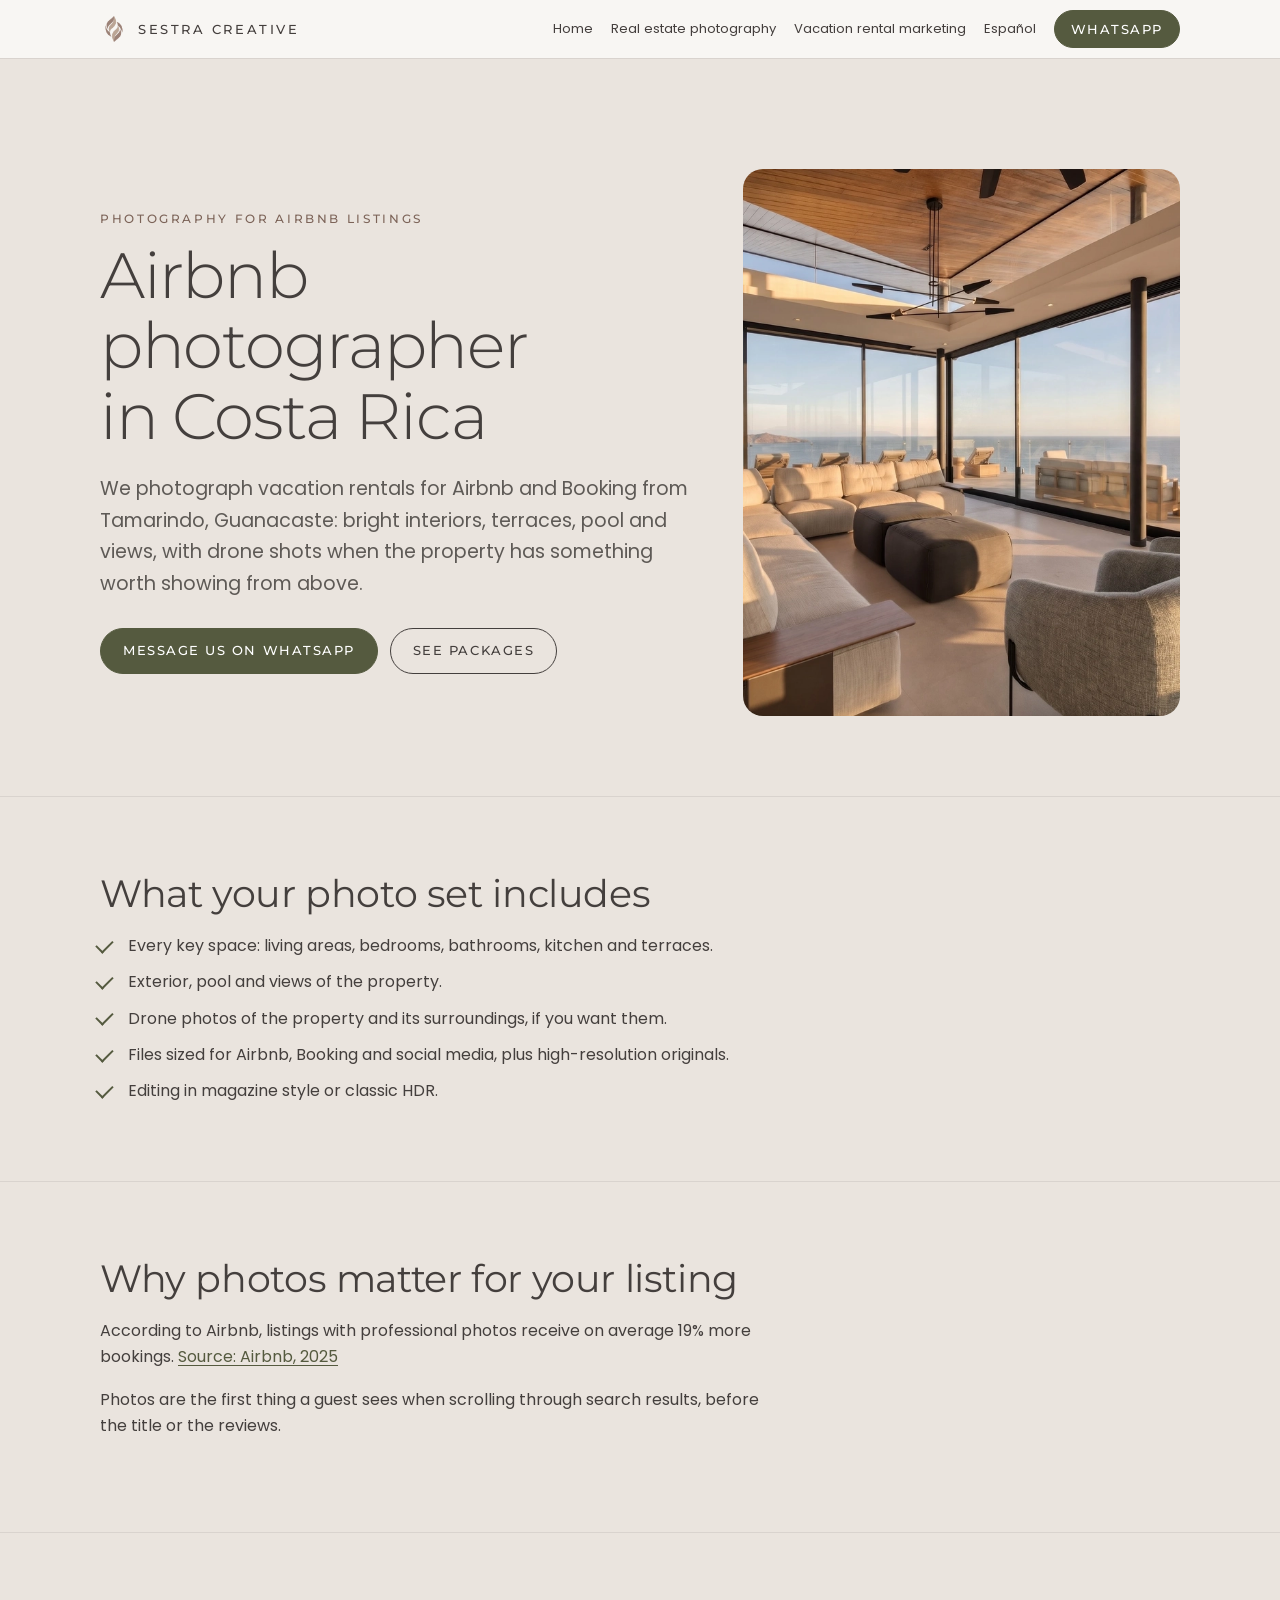
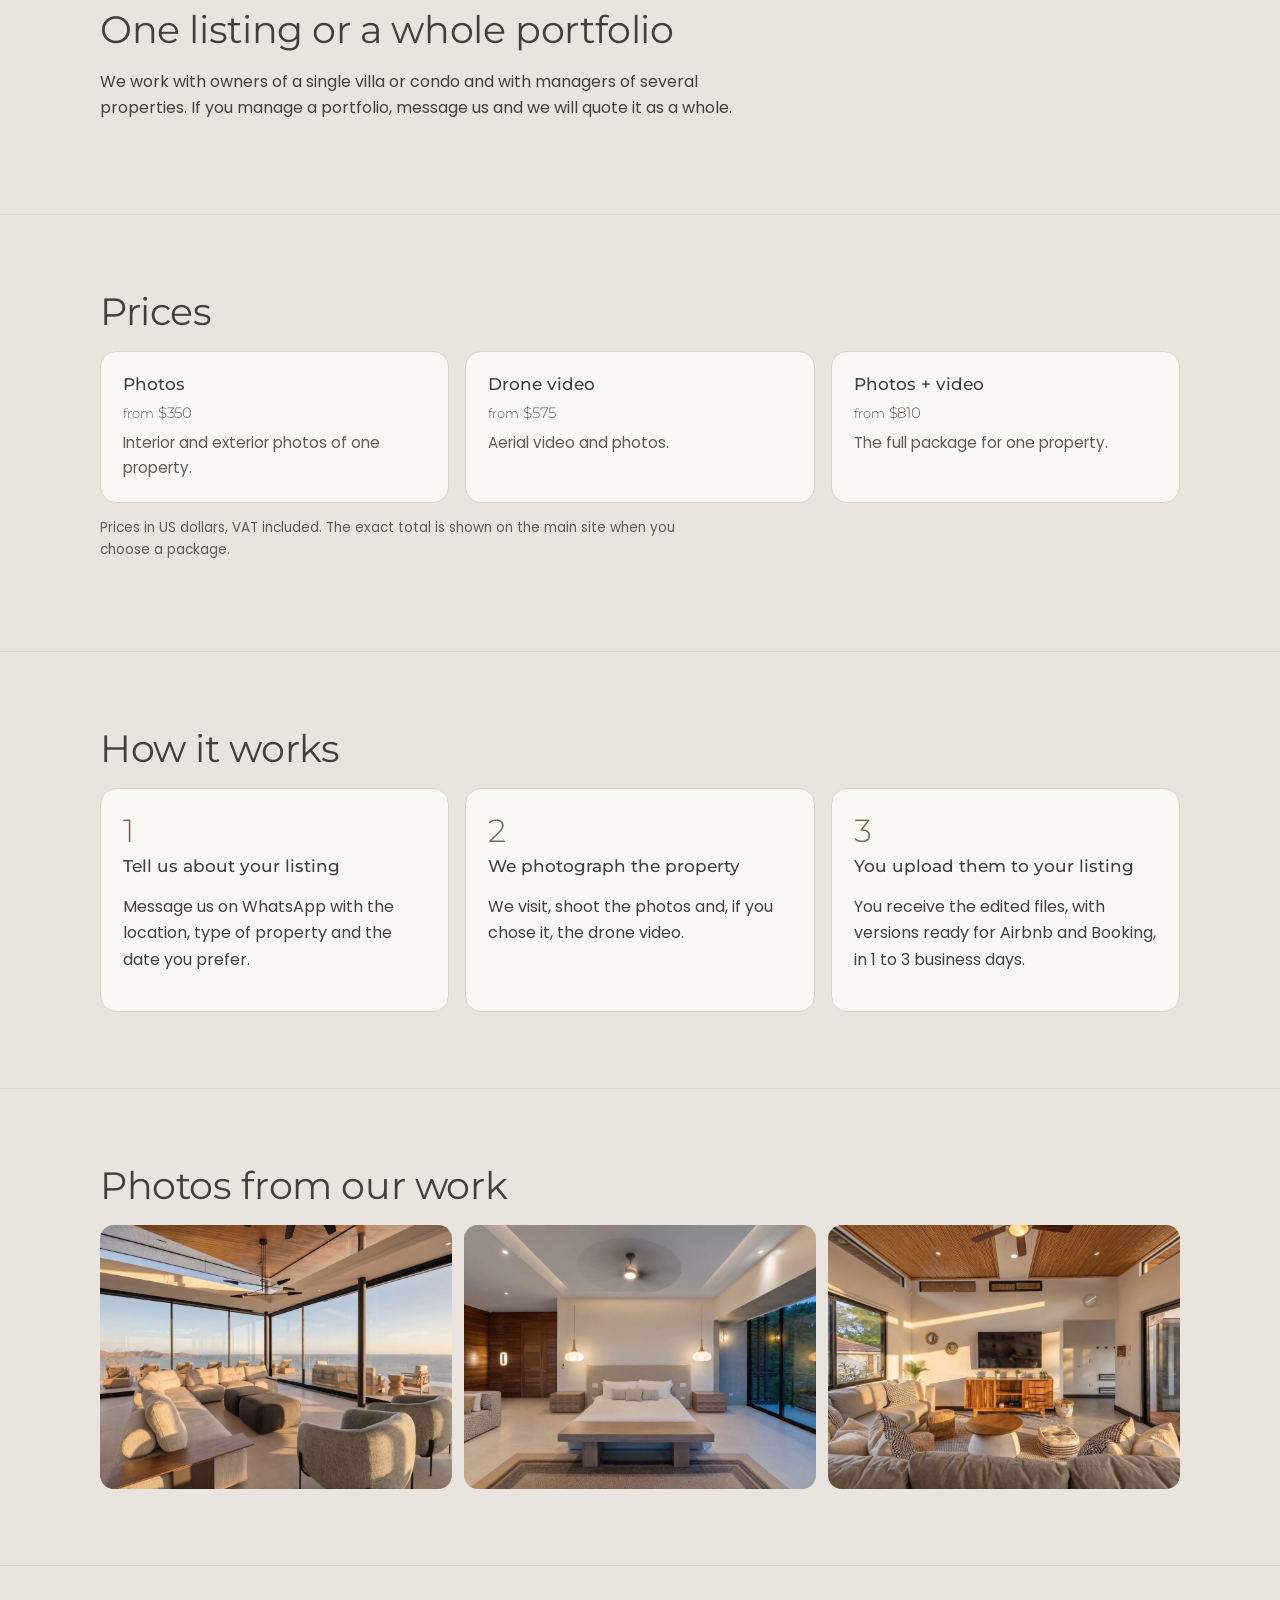
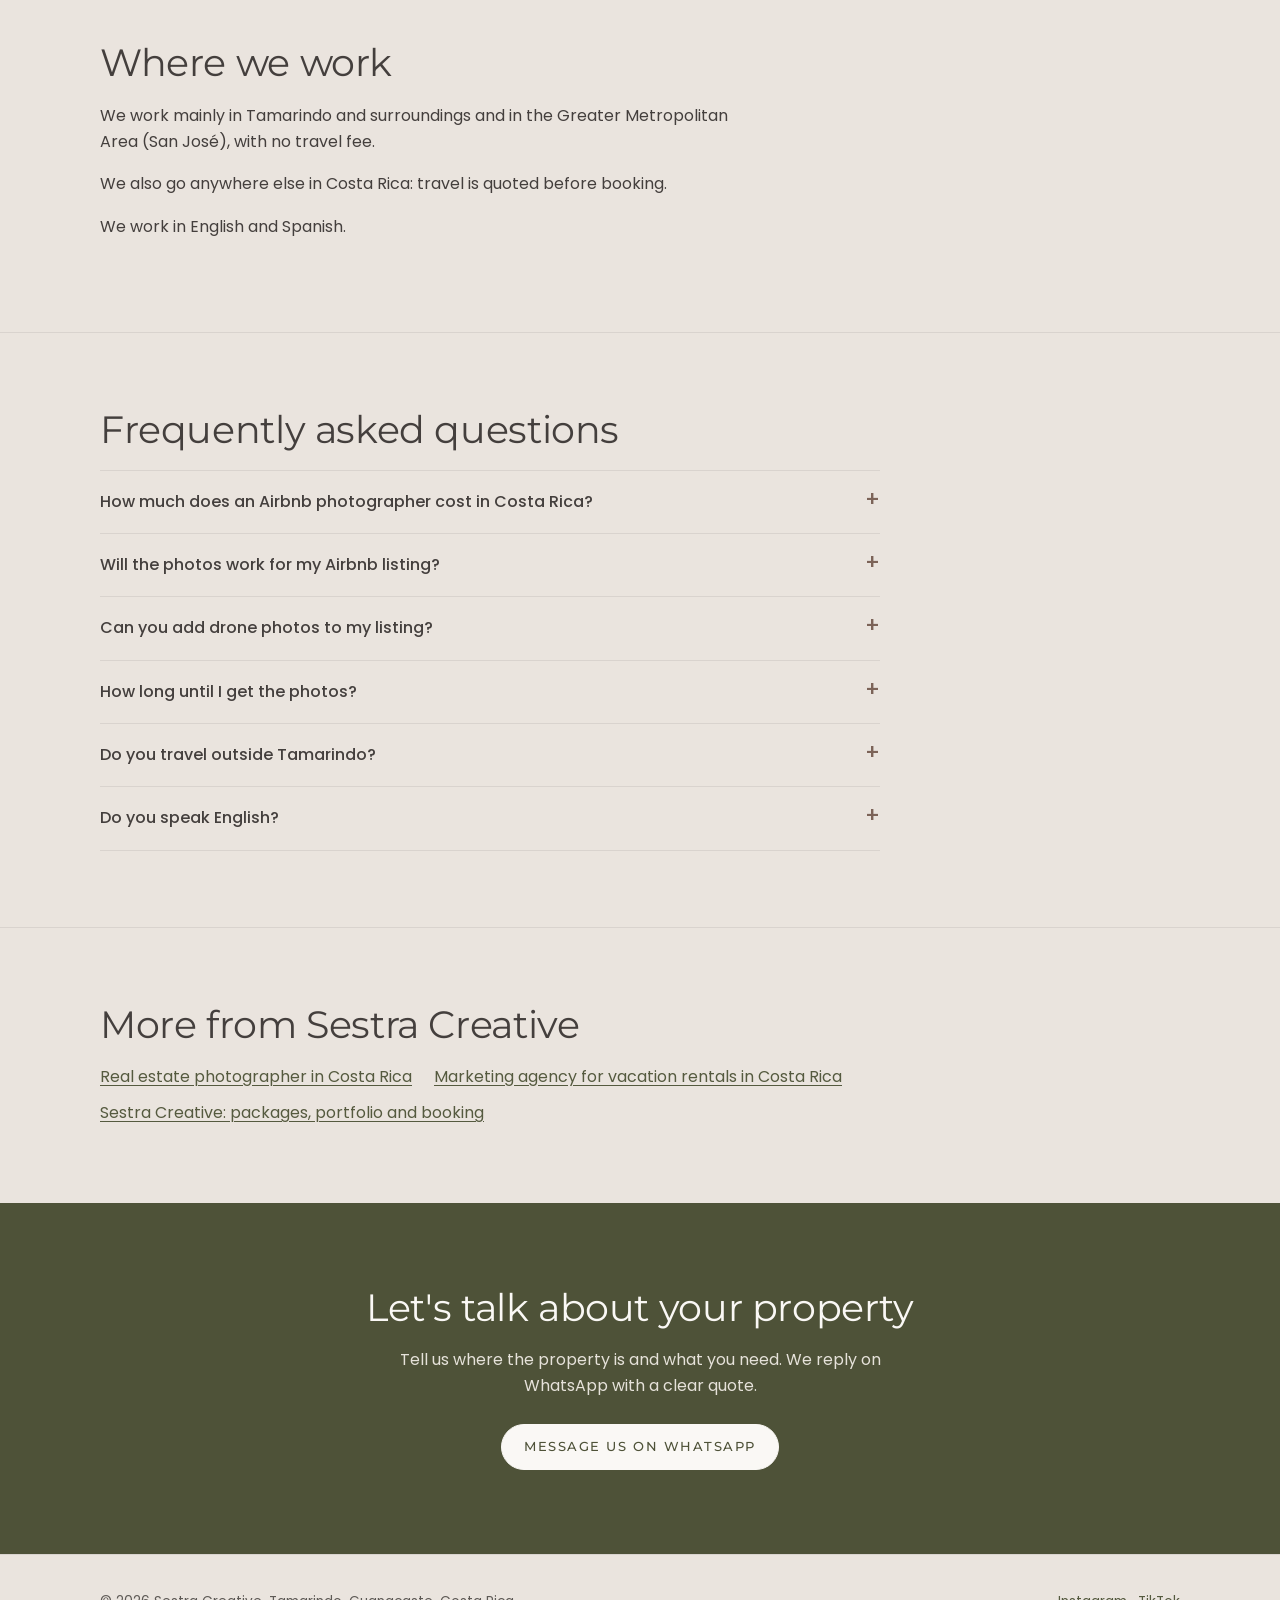
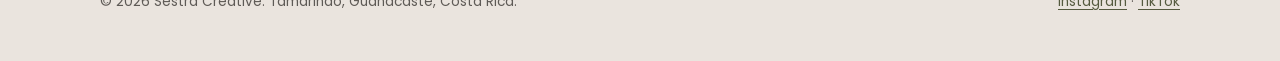
<file: airbnb-photographer-costa-rica.html>
<!doctype html>
<html lang="en">
<head>
<meta charset="utf-8">
<meta name="viewport" content="width=device-width, initial-scale=1">
<title>Airbnb Photographer in Costa Rica | Sestra Creative</title>
<meta name="description" content="Professional Airbnb listing photography in Costa Rica: photos and drone video for villas, condos and vacation rentals. From $350, delivered in 1 to 3 business days.">
<link rel="canonical" href="https://sestracreative.com/airbnb-photographer-costa-rica">
<link rel="alternate" hreflang="es" href="https://sestracreative.com/fotografo-airbnb-costa-rica">
<link rel="alternate" hreflang="en" href="https://sestracreative.com/airbnb-photographer-costa-rica">
<link rel="alternate" hreflang="x-default" href="https://sestracreative.com/fotografo-airbnb-costa-rica">
<meta property="og:site_name" content="Sestra Creative">
<meta property="og:locale" content="en_US">
<meta property="og:type" content="website">
<meta property="og:title" content="Airbnb Photographer in Costa Rica | Sestra Creative">
<meta property="og:description" content="Professional Airbnb listing photography in Costa Rica: photos and drone video for villas, condos and vacation rentals. From $350, delivered in 1 to 3 business days.">
<meta property="og:url" content="https://sestracreative.com/airbnb-photographer-costa-rica">
<meta property="og:image" content="https://sestracreative.com/img/og.jpg">
<meta name="twitter:card" content="summary_large_image">
<link rel="icon" href="/favicon.ico" sizes="48x48">
<link rel="icon" type="image/png" sizes="96x96" href="/img/favicon-96.png">
<link rel="apple-touch-icon" href="/img/apple-touch-icon.png">
<link rel="preload" href="/fonts/montserrat-var.woff2" as="font" type="font/woff2" crossorigin>
<link rel="preload" href="/fonts/poppins-400.woff2" as="font" type="font/woff2" crossorigin>
<link rel="stylesheet" href="/css/pagina.css?v=1126o">
<script type="application/ld+json">{"@context":"https://schema.org","@graph":[{"@type":"Service","@id":"https://sestracreative.com/airbnb-photographer-costa-rica#servicio","name":"Airbnb listing photography","serviceType":"Airbnb listing photography","description":"Professional Airbnb listing photography in Costa Rica: photos and drone video for villas, condos and vacation rentals. From $350, delivered in 1 to 3 business days.","url":"https://sestracreative.com/airbnb-photographer-costa-rica","inLanguage":"en","provider":{"@id":"https://sestracreative.com/#negocio"},"areaServed":[{"@type":"Place","name":"Tamarindo"},{"@type":"AdministrativeArea","name":"Guanacaste"},{"@type":"Country","name":"Costa Rica"}],"offers":[{"@type":"Offer","name":"Photos","priceCurrency":"USD","priceSpecification":{"@type":"PriceSpecification","minPrice":350,"priceCurrency":"USD"}},{"@type":"Offer","name":"Drone video","priceCurrency":"USD","priceSpecification":{"@type":"PriceSpecification","minPrice":575,"priceCurrency":"USD"}},{"@type":"Offer","name":"Photos + video","priceCurrency":"USD","priceSpecification":{"@type":"PriceSpecification","minPrice":810,"priceCurrency":"USD"}}]},{"@type":"BreadcrumbList","itemListElement":[{"@type":"ListItem","position":1,"name":"Home","item":"https://sestracreative.com/en"},{"@type":"ListItem","position":2,"name":"Airbnb photographer in Costa Rica","item":"https://sestracreative.com/airbnb-photographer-costa-rica"}]},{"@type":"FAQPage","@id":"https://sestracreative.com/airbnb-photographer-costa-rica#preguntas","inLanguage":"en","mainEntity":[{"@type":"Question","name":"How much does an Airbnb photographer cost in Costa Rica?","acceptedAnswer":{"@type":"Answer","text":"At Sestra Creative, photos start at $350 per property, drone video at $575 and photos plus video at $810. Prices are in US dollars and include VAT."}},{"@type":"Question","name":"Will the photos work for my Airbnb listing?","acceptedAnswer":{"@type":"Answer","text":"Yes. Every delivery includes versions sized for Airbnb and Booking, plus the high-resolution originals."}},{"@type":"Question","name":"Can you add drone photos to my listing?","acceptedAnswer":{"@type":"Answer","text":"Yes. Drone video and aerial photos can be added to the photo session or booked on their own."}},{"@type":"Question","name":"How long until I get the photos?","acceptedAnswer":{"@type":"Answer","text":"Between 1 and 3 business days, through a Google Drive link."}},{"@type":"Question","name":"Do you travel outside Tamarindo?","acceptedAnswer":{"@type":"Answer","text":"Yes. There is no travel fee in Tamarindo and surroundings or in the Greater Metropolitan Area. Anywhere else in Costa Rica we quote travel before booking."}},{"@type":"Question","name":"Do you speak English?","acceptedAnswer":{"@type":"Answer","text":"Yes. We work in English and Spanish."}}]}]}</script>
</head>
<body>
<header class="top"><div class="wrap">
<a class="brand" href="https://sestracreative.com/en" aria-label="Sestra Creative"><img src="/img/logo-mark.png" alt="" width="28" height="28"><span>Sestra Creative</span></a>
<nav class="menu" aria-label="Services"><a href="https://sestracreative.com/en">Home</a><a href="https://sestracreative.com/real-estate-photographer-costa-rica">Real estate photography</a><a href="https://sestracreative.com/vacation-rental-marketing-costa-rica">Vacation rental marketing</a><a href="https://sestracreative.com/fotografo-airbnb-costa-rica" hreflang="es" lang="es">Español</a><a class="btn" href="https://wa.me/50687100430?text=Hi%21%20I%27d%20like%20a%20quote%20for%20my%20property%20in%20Costa%20Rica." target="_blank" rel="noopener">WhatsApp</a></nav>
</div></header>
<main>
<section class="hero"><div class="wrap hero-grid"><div>
<p class="eyebrow">Photography for Airbnb listings</p>
<h1>Airbnb photographer in Costa Rica</h1>
<p class="lead">We photograph vacation rentals for Airbnb and Booking from Tamarindo, Guanacaste: bright interiors, terraces, pool and views, with drone shots when the property has something worth showing from above.</p>
<div class="acts"><a class="btn" href="https://wa.me/50687100430?text=Hi%21%20I%27d%20like%20a%20quote%20for%20my%20property%20in%20Costa%20Rica." target="_blank" rel="noopener">Message us on WhatsApp</a><a class="btn ghost" href="#precios">See packages</a></div>
</div><img class="hero-img" src="/img/est-07-1200.webp" alt="Living room with floor-to-ceiling windows and sunset sea view" width="1200" height="900" fetchpriority="high" decoding="async"></div></section>
<section class="blk"><div class="wrap"><h2>What your photo set includes</h2><ul class="ticks"><li>Every key space: living areas, bedrooms, bathrooms, kitchen and terraces.</li><li>Exterior, pool and views of the property.</li><li>Drone photos of the property and its surroundings, if you want them.</li><li>Files sized for Airbnb, Booking and social media, plus high-resolution originals.</li><li>Editing in magazine style or classic HDR.</li></ul></div></section>
<section class="blk"><div class="wrap"><h2>Why photos matter for your listing</h2><p>According to Airbnb, listings with professional photos receive on average 19% more bookings. <a href="https://www.airbnb.com/photography" target="_blank" rel="noopener">Source: Airbnb, 2025</a></p><p>Photos are the first thing a guest sees when scrolling through search results, before the title or the reviews.</p></div></section>
<section class="blk"><div class="wrap"><h2>One listing or a whole portfolio</h2><p>We work with owners of a single villa or condo and with managers of several properties. If you manage a portfolio, message us and we will quote it as a whole.</p></div></section>
<section class="blk" id="precios"><div class="wrap"><h2>Prices</h2><div class="grid g3"><div class="card"><h3>Photos</h3><p class="price"><small>from</small>$350</p><p>Interior and exterior photos of one property.</p></div><div class="card"><h3>Drone video</h3><p class="price"><small>from</small>$575</p><p>Aerial video and photos.</p></div><div class="card"><h3>Photos + video</h3><p class="price"><small>from</small>$810</p><p>The full package for one property.</p></div></div><p class="src">Prices in US dollars, VAT included. The exact total is shown on the main site when you choose a package.</p></div></section>
<section class="blk"><div class="wrap"><h2>How it works</h2><ol class="steps"><li><h3>Tell us about your listing</h3><p>Message us on WhatsApp with the location, type of property and the date you prefer.</p></li><li><h3>We photograph the property</h3><p>We visit, shoot the photos and, if you chose it, the drone video.</p></li><li><h3>You upload them to your listing</h3><p>You receive the edited files, with versions ready for Airbnb and Booking, in 1 to 3 business days.</p></li></ol></div></section>
<section class="blk"><div class="wrap"><h2>Photos from our work</h2><div class="photos"><img src="/img/est-07-1200.webp" alt="Living room with floor-to-ceiling windows and sunset sea view" width="1200" height="900" loading="lazy" decoding="async"><img src="/img/est-03-1200.webp" alt="Bedroom with a wood wall and balcony doors" width="1200" height="900" loading="lazy" decoding="async"><img src="/img/est-09-1200.webp" alt="Living room with a wood ceiling and large sofa" width="1200" height="900" loading="lazy" decoding="async"></div></div></section>
<section class="blk"><div class="wrap"><h2>Where we work</h2><p>We work mainly in Tamarindo and surroundings and in the Greater Metropolitan Area (San José), with no travel fee.</p><p>We also go anywhere else in Costa Rica: travel is quoted before booking.</p><p>We work in English and Spanish.</p></div></section>
<section class="blk" id="preguntas"><div class="wrap"><h2>Frequently asked questions</h2><details><summary>How much does an Airbnb photographer cost in Costa Rica?</summary><p>At Sestra Creative, photos start at $350 per property, drone video at $575 and photos plus video at $810. Prices are in US dollars and include VAT.</p></details><details><summary>Will the photos work for my Airbnb listing?</summary><p>Yes. Every delivery includes versions sized for Airbnb and Booking, plus the high-resolution originals.</p></details><details><summary>Can you add drone photos to my listing?</summary><p>Yes. Drone video and aerial photos can be added to the photo session or booked on their own.</p></details><details><summary>How long until I get the photos?</summary><p>Between 1 and 3 business days, through a Google Drive link.</p></details><details><summary>Do you travel outside Tamarindo?</summary><p>Yes. There is no travel fee in Tamarindo and surroundings or in the Greater Metropolitan Area. Anywhere else in Costa Rica we quote travel before booking.</p></details><details><summary>Do you speak English?</summary><p>Yes. We work in English and Spanish.</p></details></div></section>
<section class="blk"><div class="wrap"><h2>More from Sestra Creative</h2><ul class="related"><li><a href="https://sestracreative.com/real-estate-photographer-costa-rica">Real estate photographer in Costa Rica</a></li><li><a href="https://sestracreative.com/vacation-rental-marketing-costa-rica">Marketing agency for vacation rentals in Costa Rica</a></li><li><a href="https://sestracreative.com/en">Sestra Creative: packages, portfolio and booking</a></li></ul></div></section>
<section class="band"><div class="wrap"><h2>Let&#x27;s talk about your property</h2><p>Tell us where the property is and what you need. We reply on WhatsApp with a clear quote.</p><a class="btn" href="https://wa.me/50687100430?text=Hi%21%20I%27d%20like%20a%20quote%20for%20my%20property%20in%20Costa%20Rica." target="_blank" rel="noopener">Message us on WhatsApp</a></div></section>
</main>
<footer><div class="wrap"><span>© 2026 Sestra Creative. Tamarindo, Guanacaste, Costa Rica.</span><span><a href="https://www.instagram.com/sestracreative" target="_blank" rel="noopener">Instagram</a> · <a href="https://www.tiktok.com/@sestra_creative" target="_blank" rel="noopener">TikTok</a></span></div></footer>
</body>
</html>
</file>
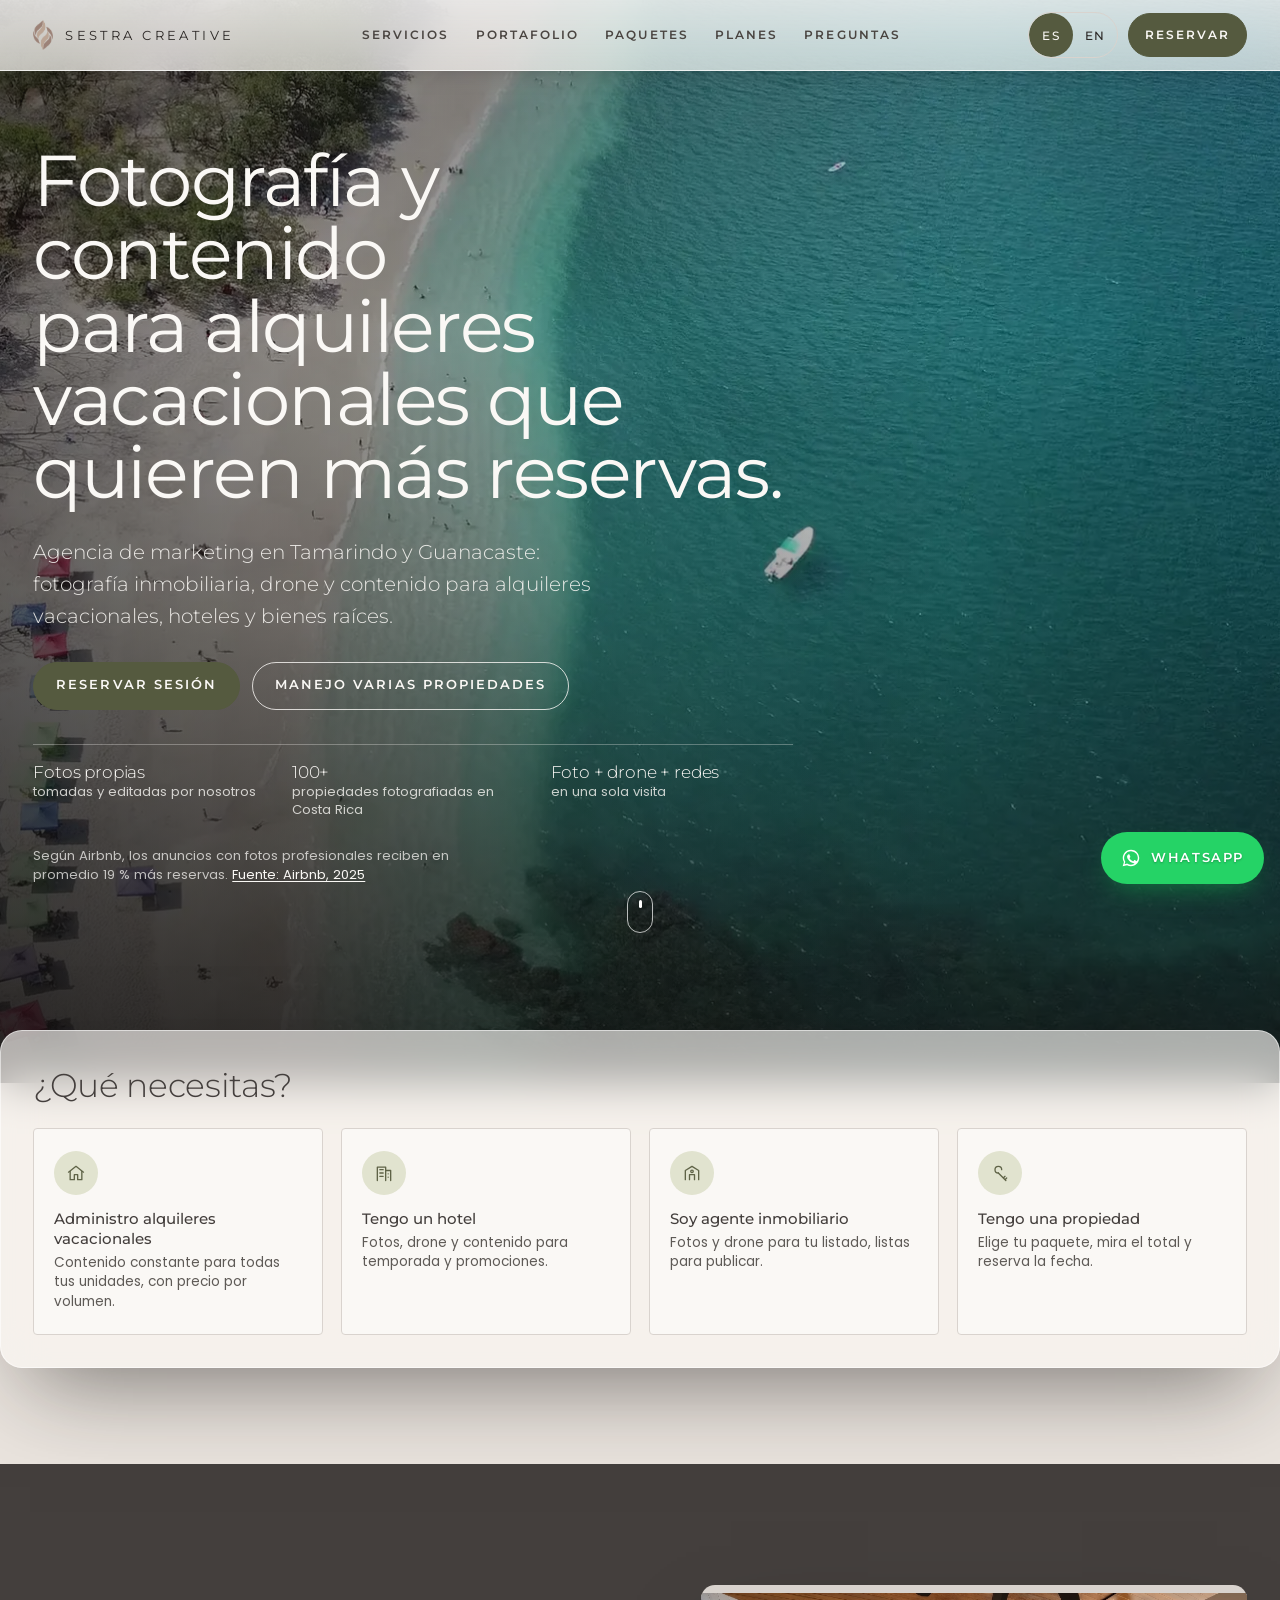
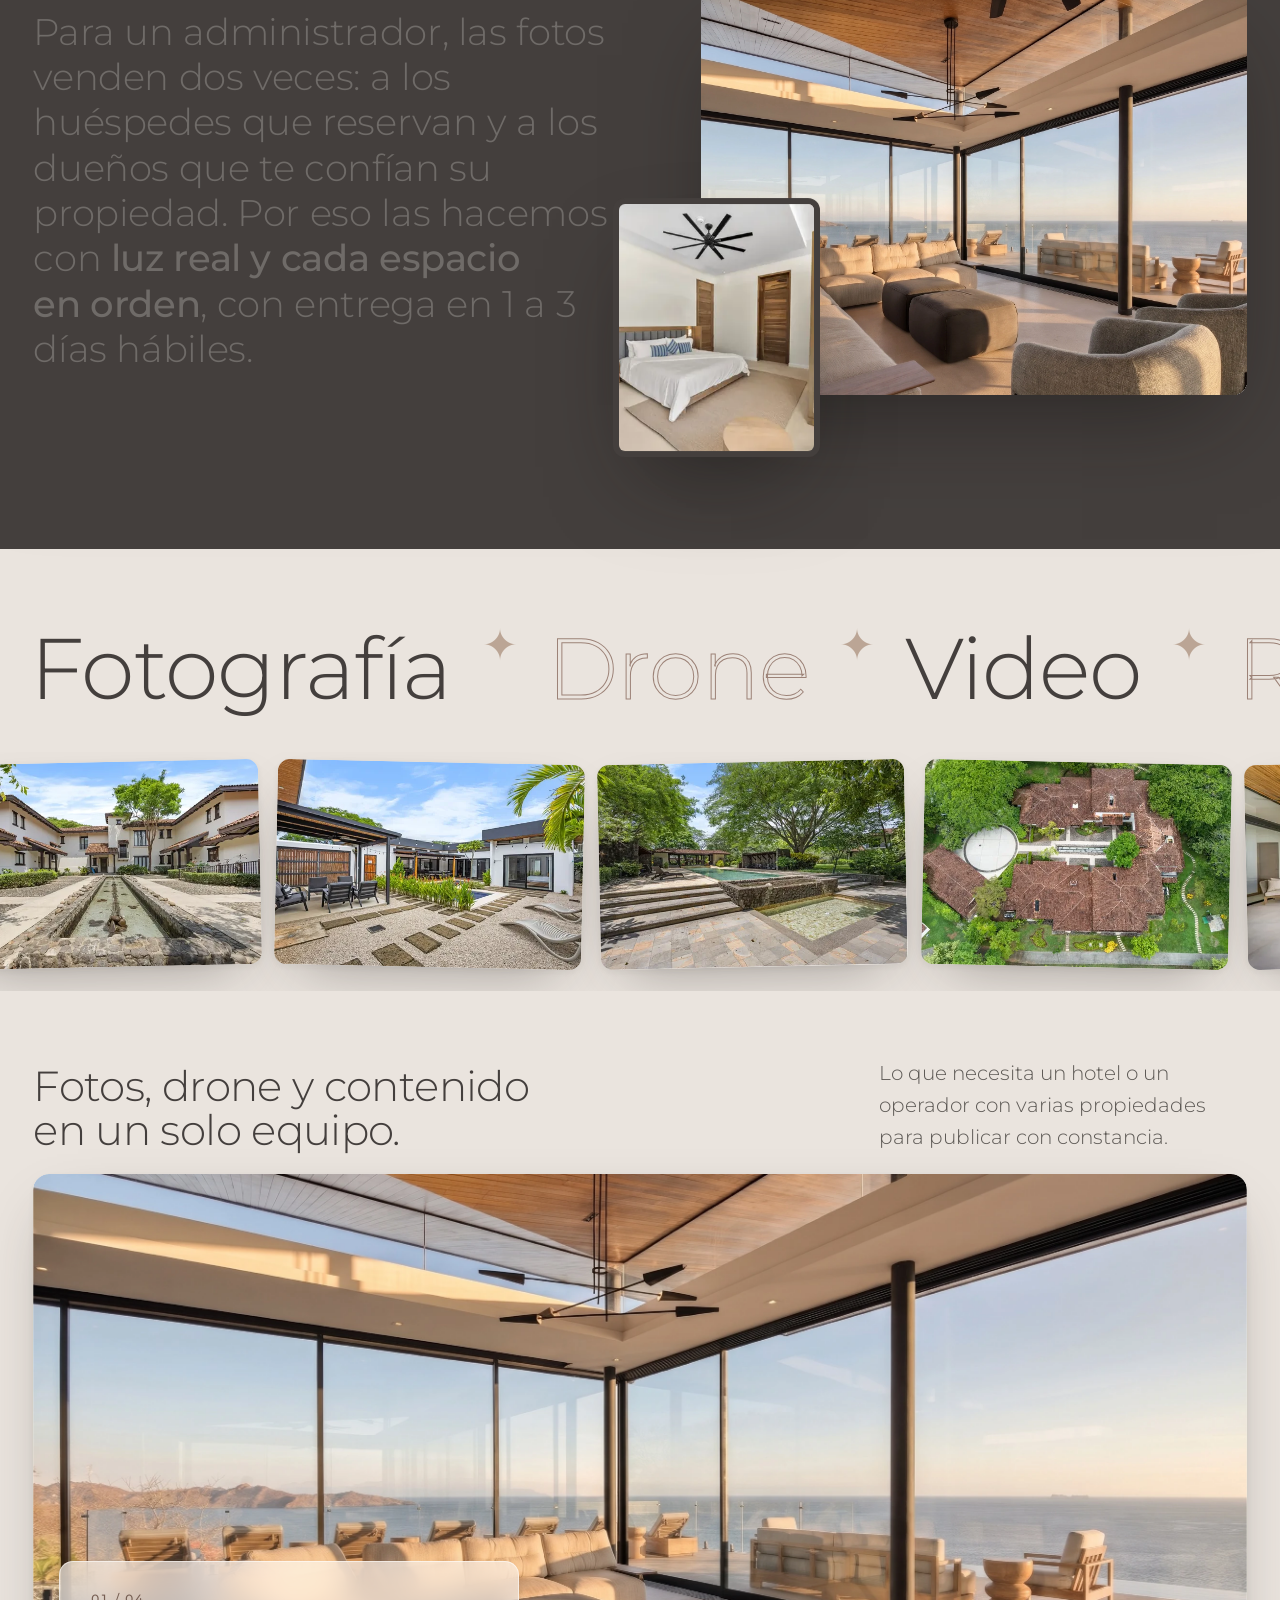
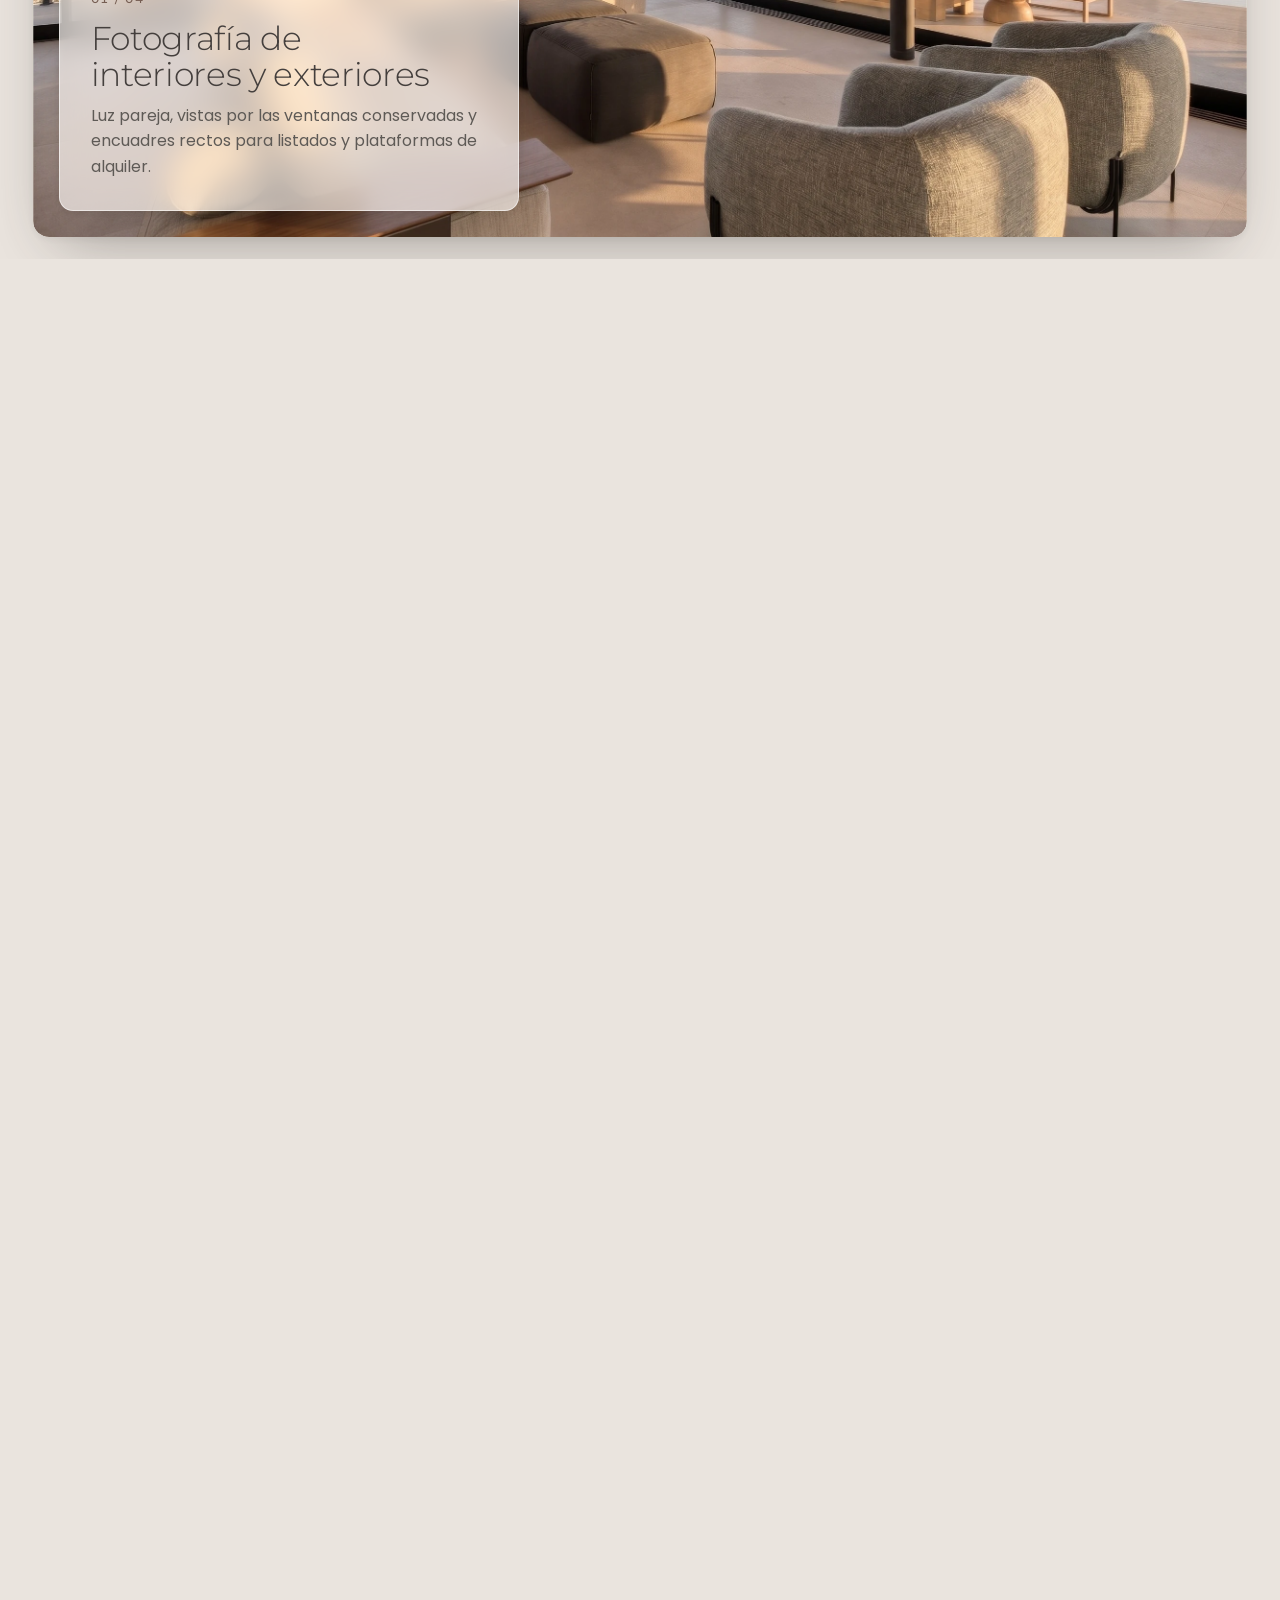
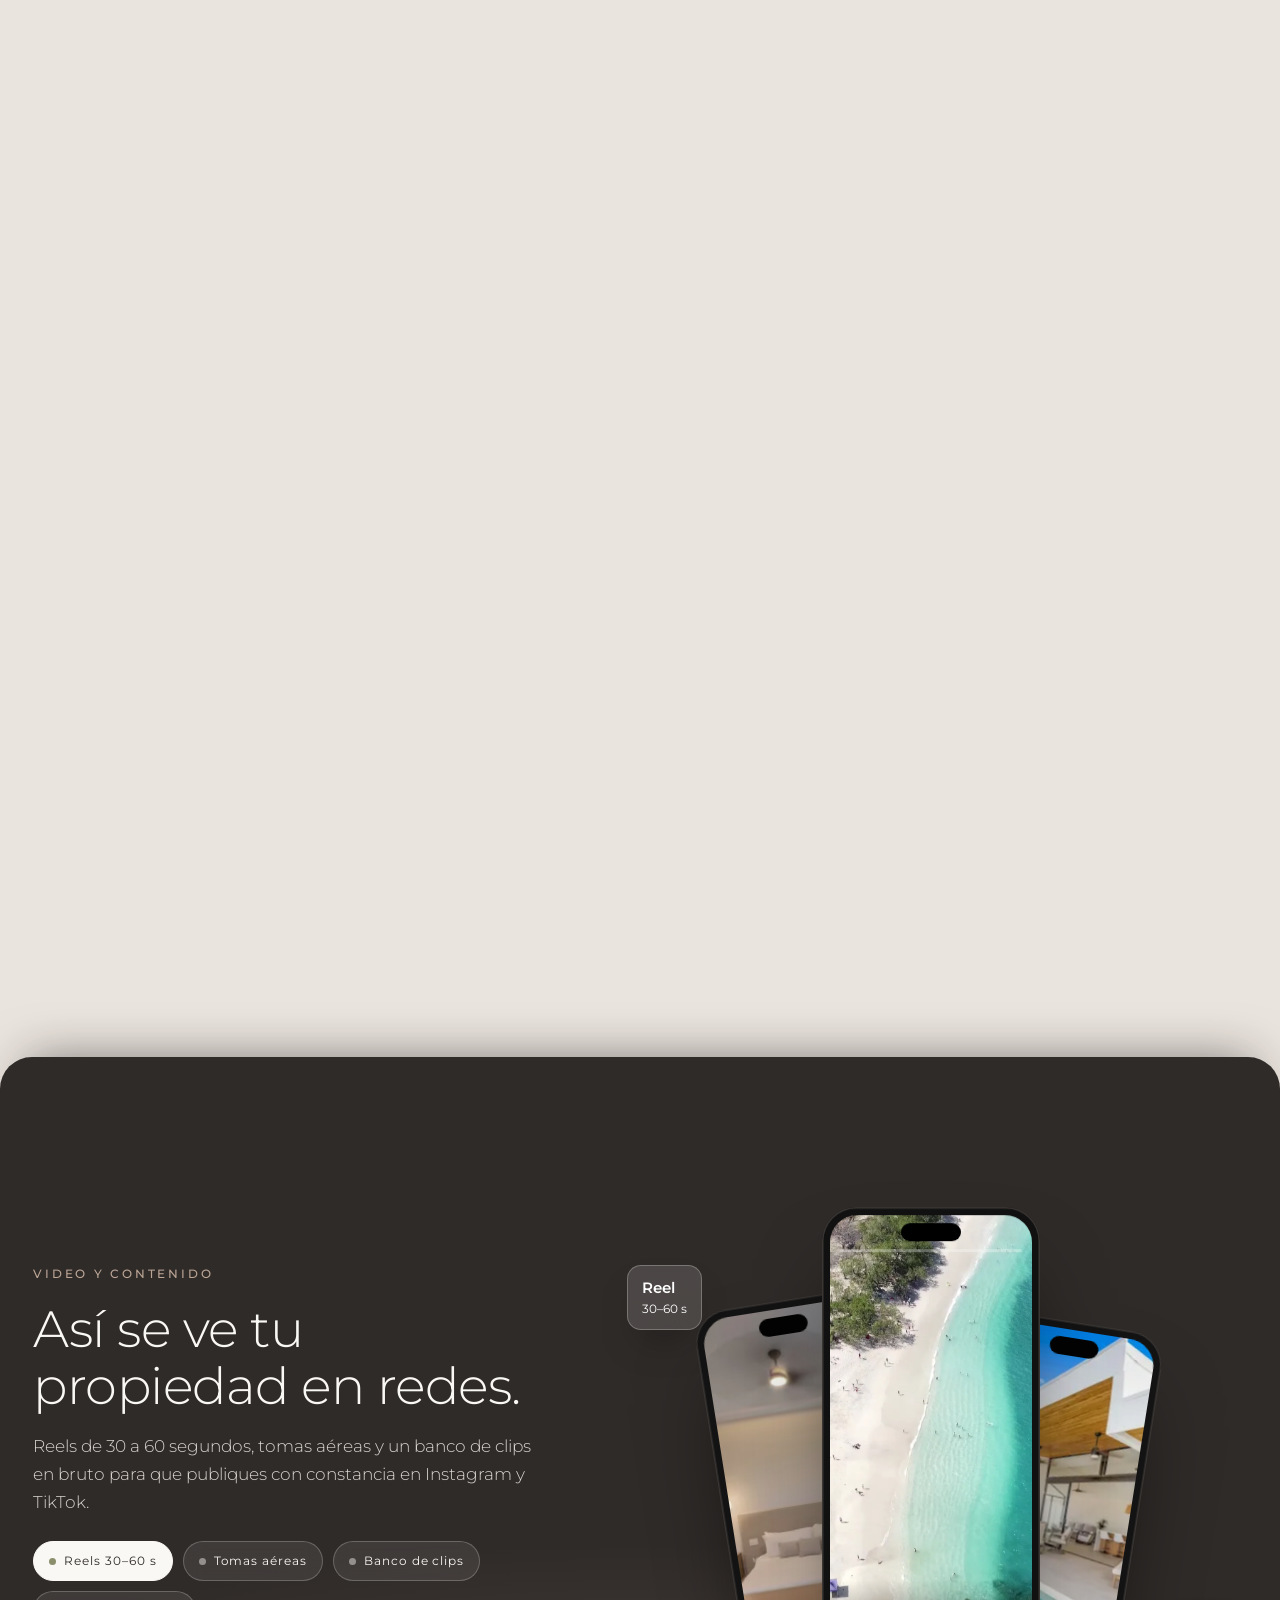
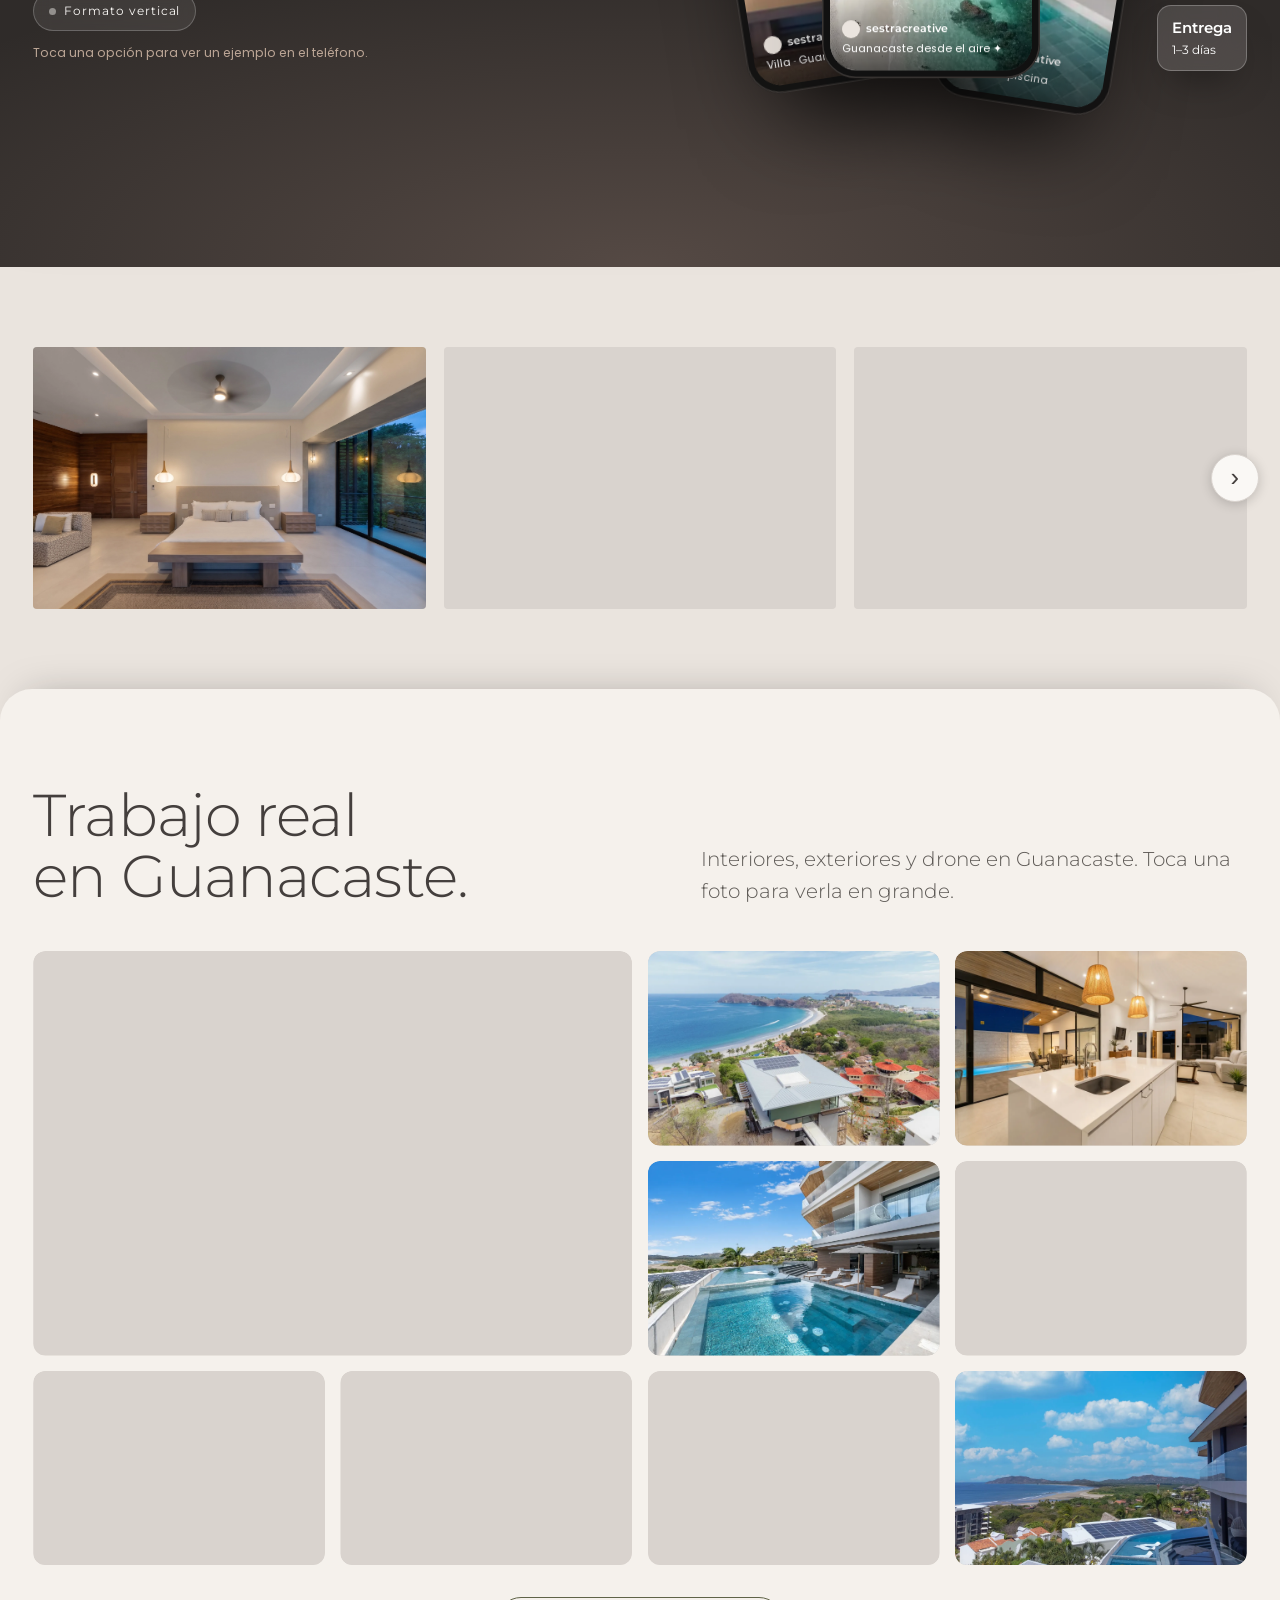
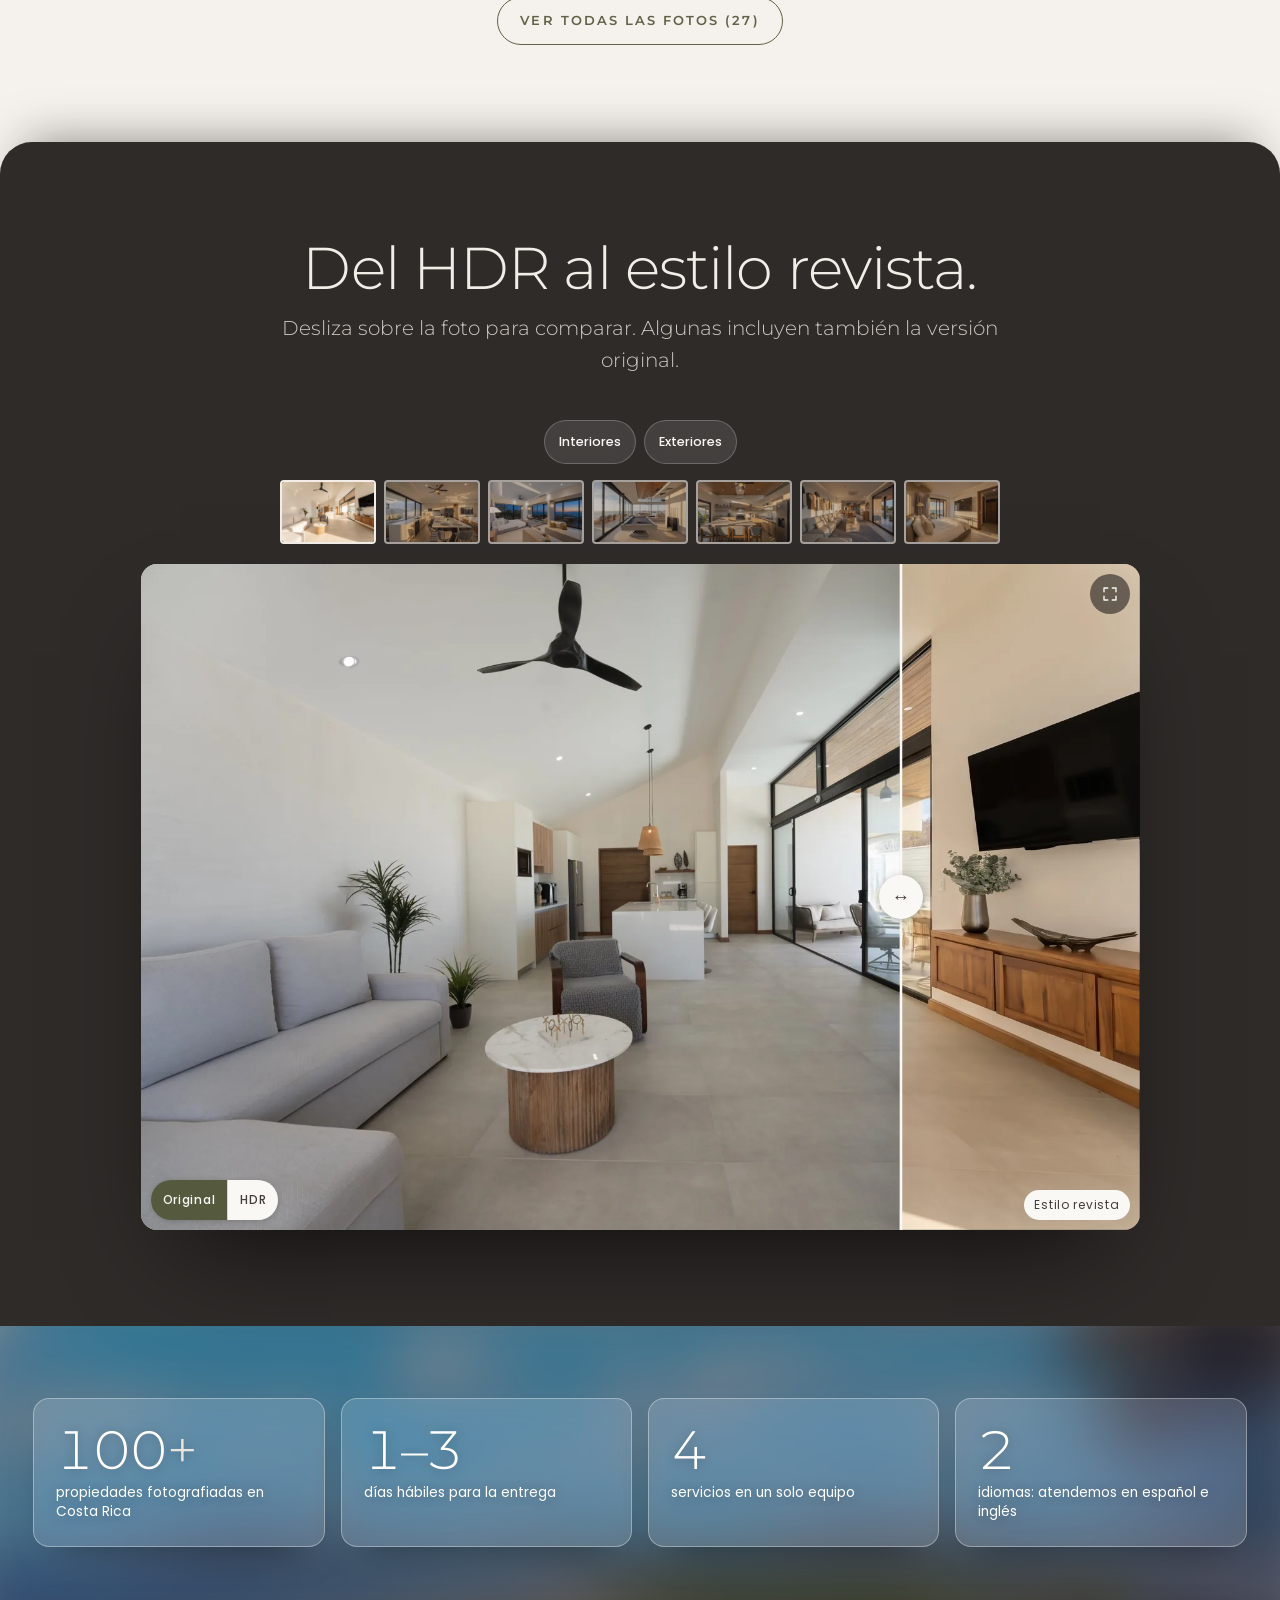
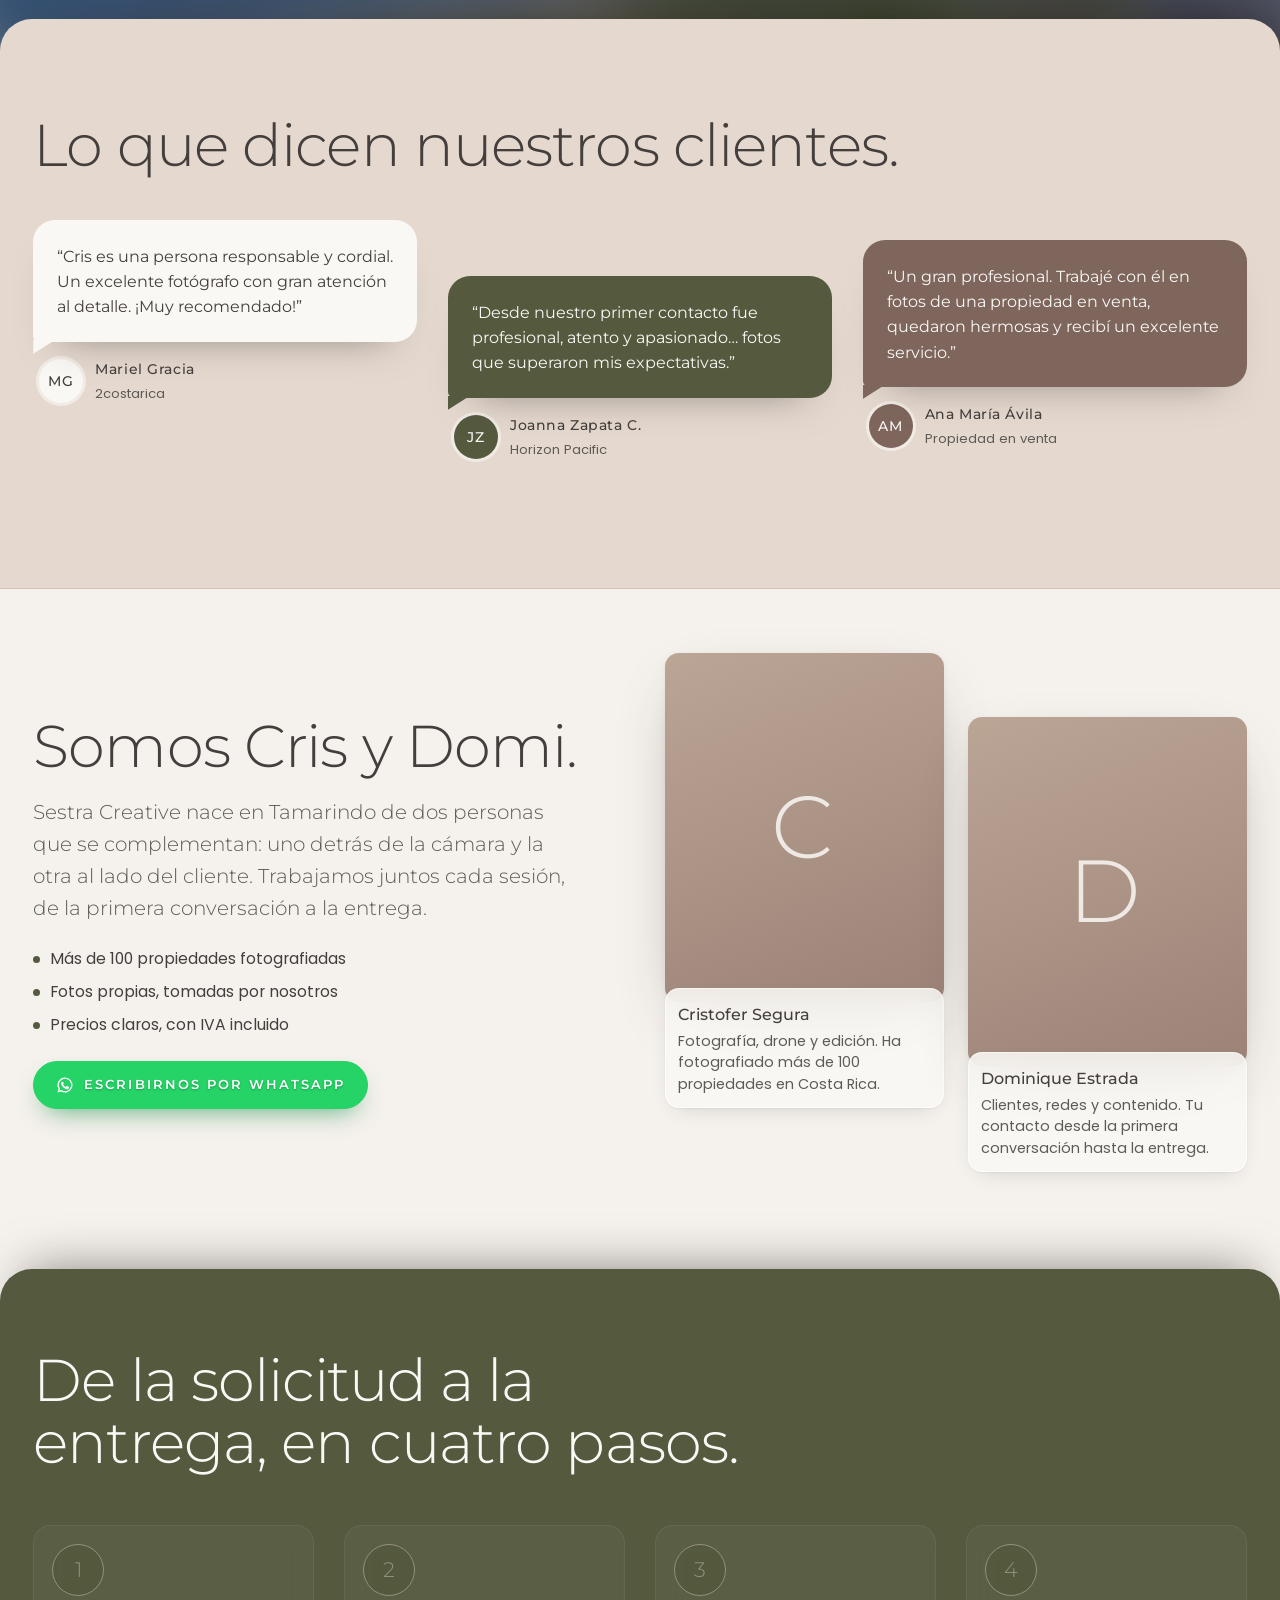
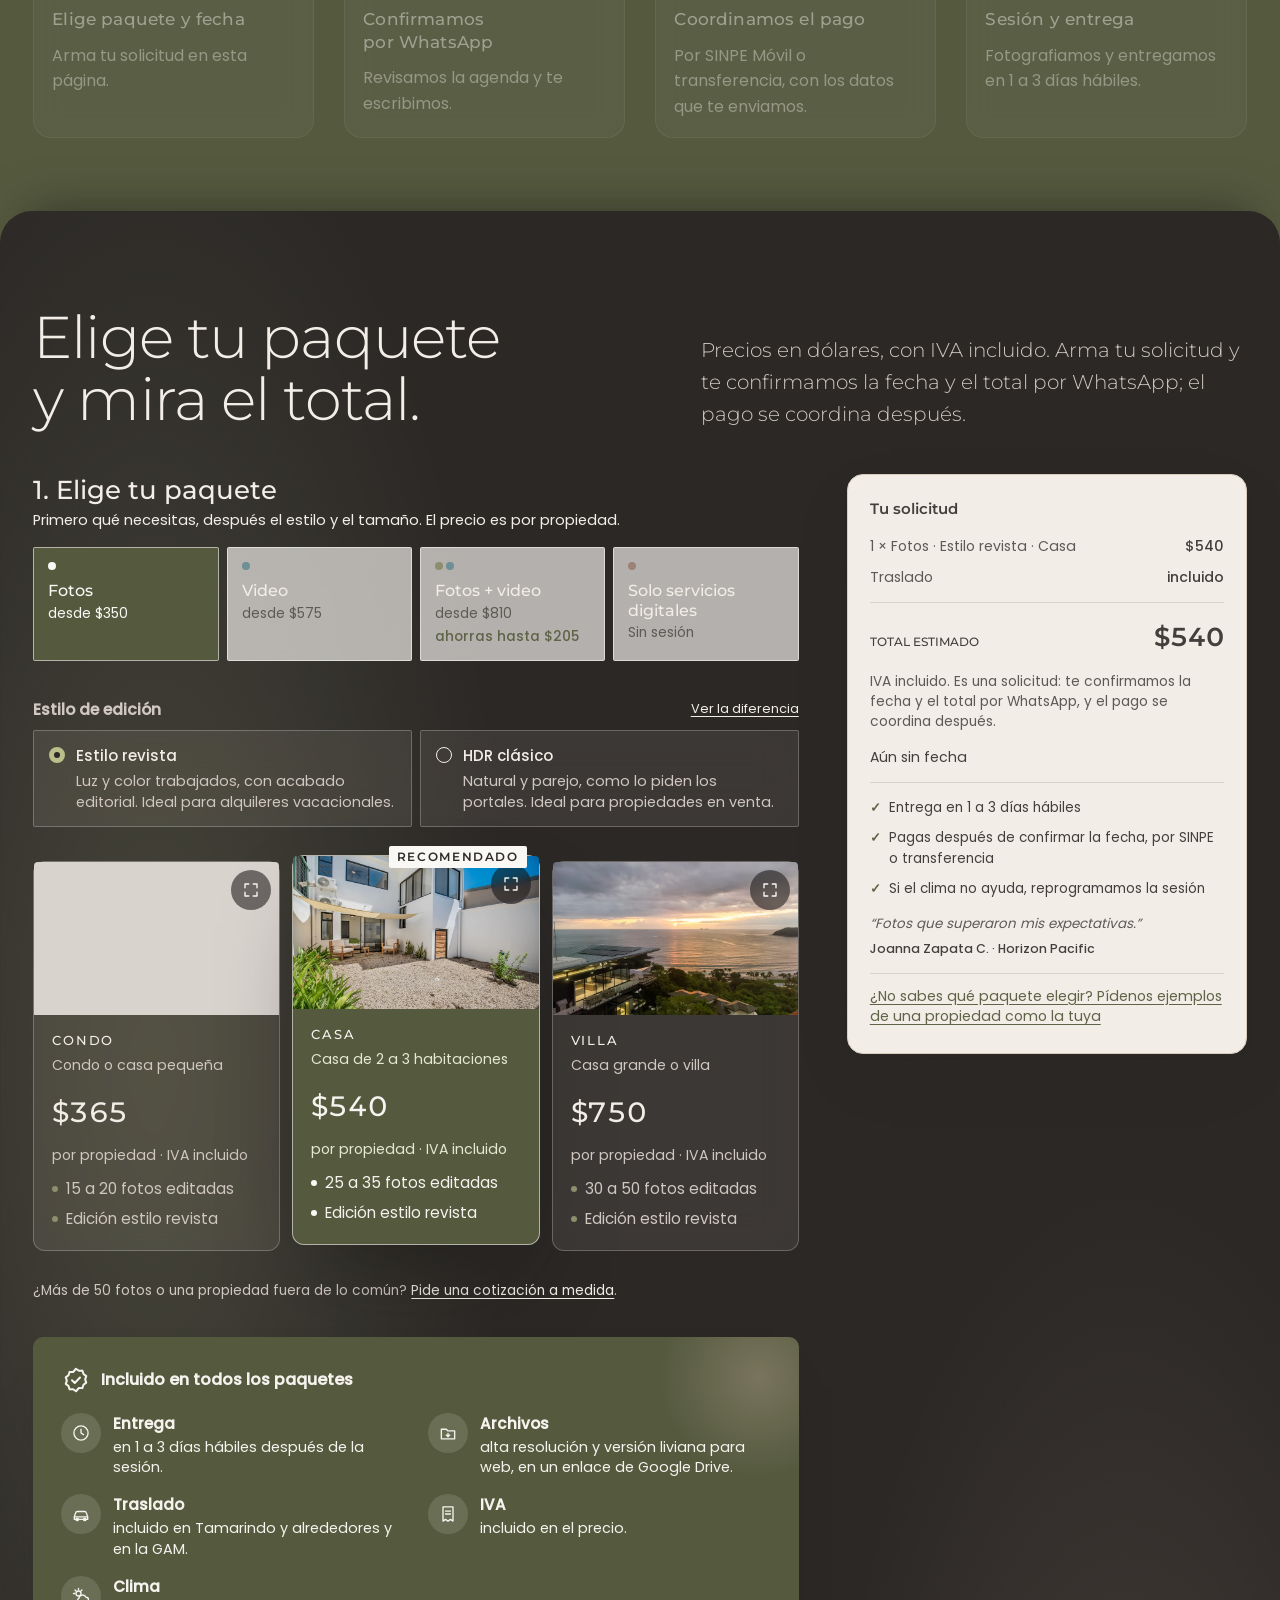
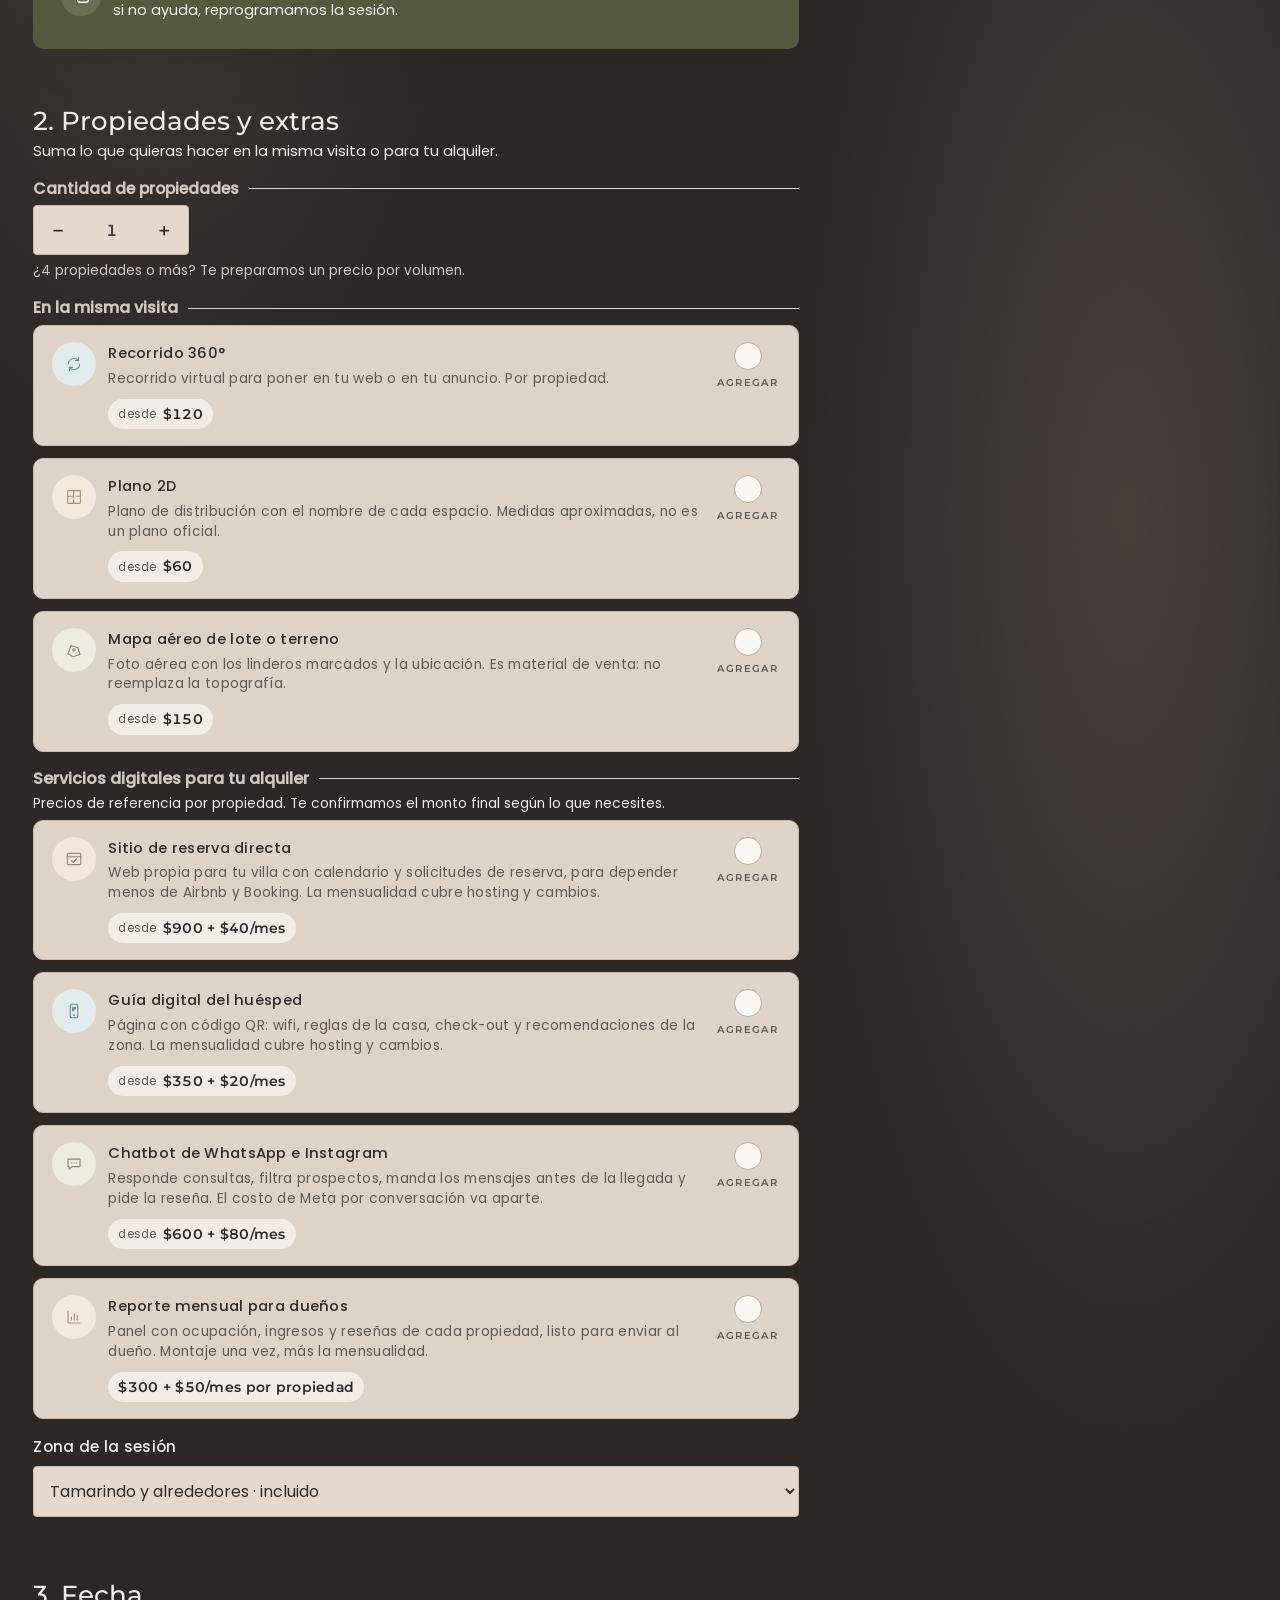
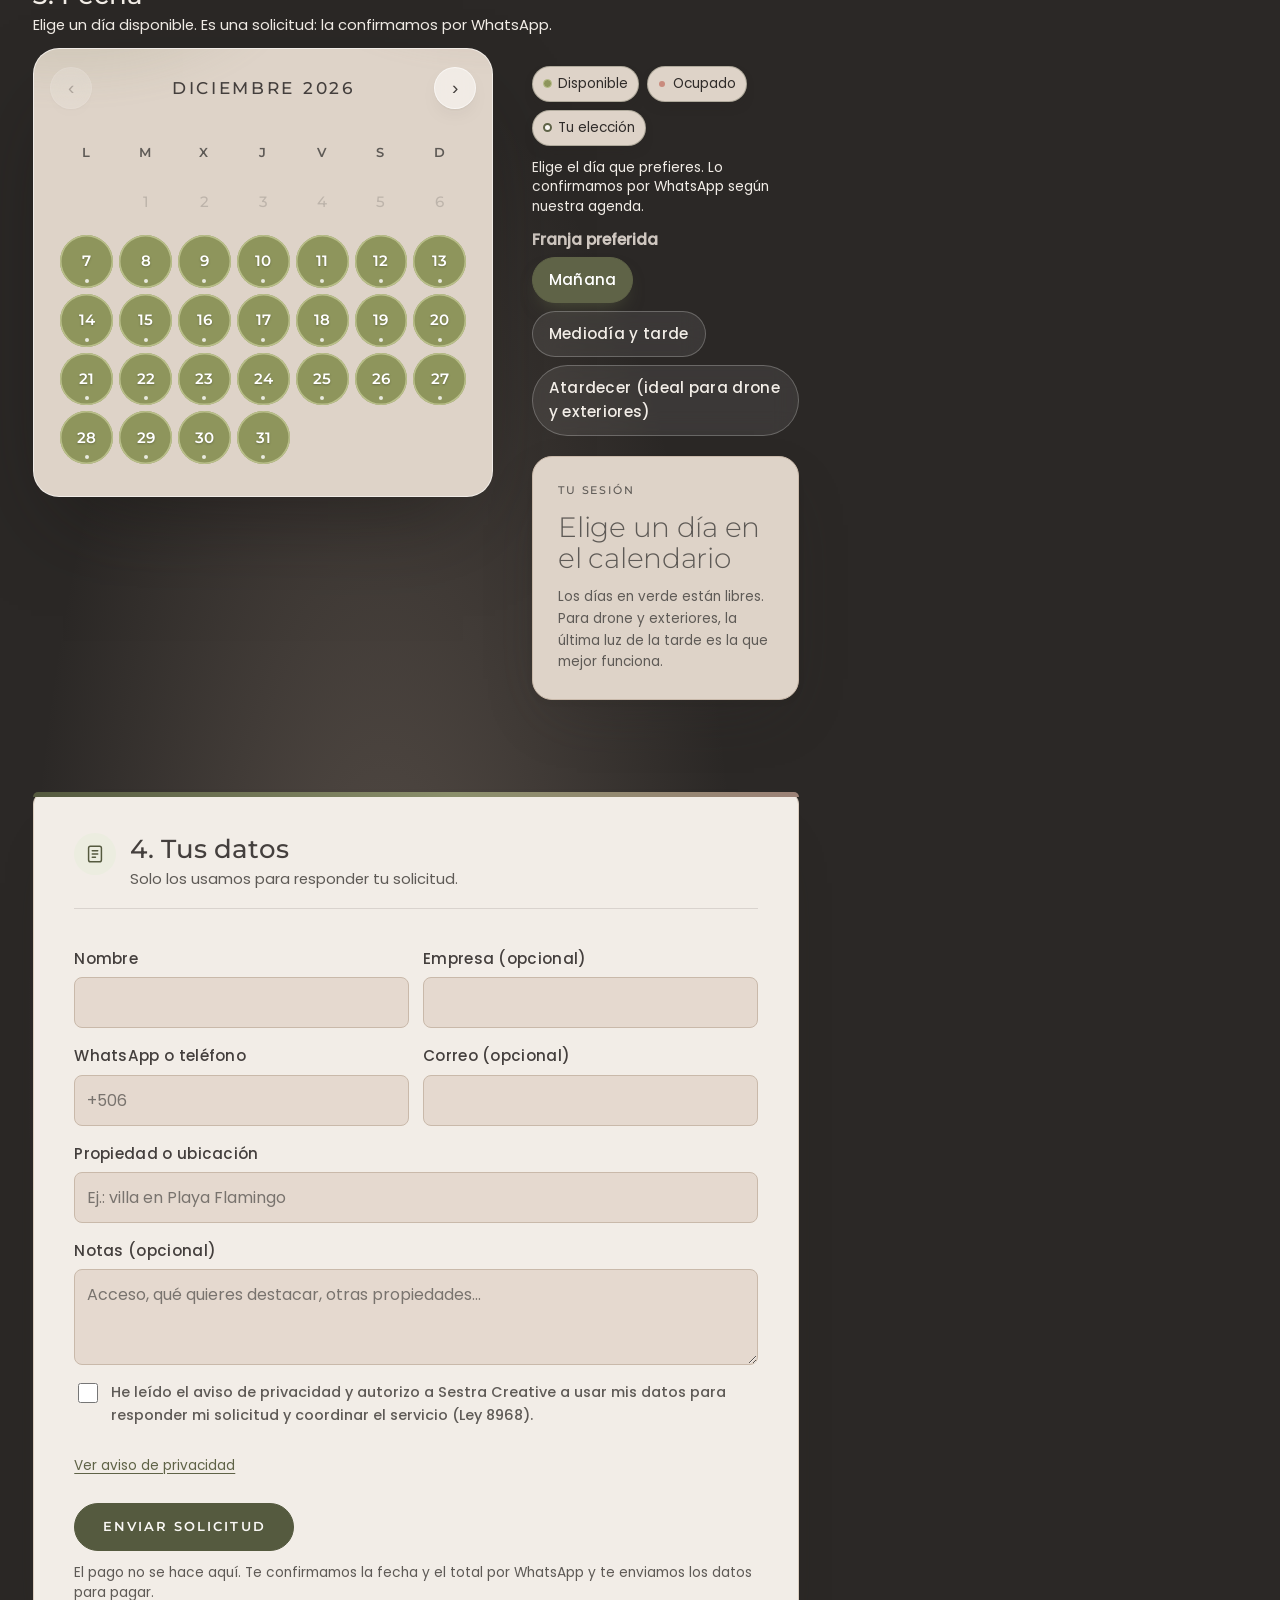
<file: en.html>
<!doctype html>
<html lang="en" data-page-lang="en" class="dp dp-pill">
<head>
<meta charset="utf-8">
<style>:root{color-scheme:light;box-sizing:border-box;padding-top:env(safe-area-inset-top,0px);padding-bottom:env(safe-area-inset-bottom,0px)}html{scroll-padding-top:env(safe-area-inset-top,0px)}body{margin:0;padding:0;font:14px -apple-system,BlinkMacSystemFont,sans-serif;background:#fff;color:#000}img{max-width:100%}[hidden]:not([hidden=until-found i]){display:none!important}</style>
<meta name="viewport" content="width=device-width, initial-scale=1, viewport-fit=cover">
<title>Real Estate &amp; Airbnb Photography in Tamarindo | Sestra Creative</title>
<meta name="description" content="Photos, drone video and content for vacation rentals, hotels and real estate in Tamarindo and Guanacaste, Costa Rica. Prices online, VAT included.">
<meta property="og:site_name" content="Sestra Creative">
<meta property="og:locale" content="en_US">
<meta property="og:locale:alternate" content="es_CR">
<meta property="og:type" content="website">
<meta property="og:title" content="Real Estate &amp; Airbnb Photography in Tamarindo | Sestra Creative">
<meta property="og:description" content="Photos, drone video and content for vacation rentals, hotels and real estate in Tamarindo and Guanacaste, Costa Rica. Prices online, VAT included.">
<link rel="alternate" hreflang="es" href="https://sestracreative.com/">
<link rel="alternate" hreflang="en" href="https://sestracreative.com/en">
<link rel="alternate" hreflang="x-default" href="https://sestracreative.com/">
<link rel="canonical" href="https://sestracreative.com/en">
<meta property="og:url" content="https://sestracreative.com/en">
<link rel="icon" href="/favicon.ico" sizes="48x48">
<link rel="icon" type="image/png" sizes="96x96" href="img/favicon-96.png">
<link rel="icon" type="image/png" sizes="192x192" href="img/favicon-192.png">
<link rel="apple-touch-icon" href="img/apple-touch-icon.png">
<meta property="og:image" content="https://sestracreative.com/img/og.jpg">
<meta property="og:image:width" content="1200">
<meta property="og:image:height" content="630">
<meta property="og:image:alt" content="Sestra Creative logo">
<meta name="twitter:card" content="summary_large_image">
<link rel="preload" href="fonts/montserrat-var.woff2" as="font" type="font/woff2" crossorigin>
<link rel="preload" href="fonts/poppins-400.woff2" as="font" type="font/woff2" crossorigin>
<style>@font-face{font-family:"Montserrat";src:url(fonts/montserrat-var.woff2) format("woff2");font-weight:300 600;font-style:normal;font-display:swap}@font-face{font-family:"Poppins";src:url(fonts/poppins-400.woff2) format("woff2");font-weight:400;font-style:normal;font-display:swap}@font-face{font-family:"Poppins";src:url(fonts/poppins-500.woff2) format("woff2");font-weight:500;font-style:normal;font-display:swap}</style>
<script>/* Fotos en dos tamaños: el celular descarga la de 1200 px, la computadora la original. Calidad 100 en ambas. */window.SSET={"img/est-00.webp":2000,"img/est-01.webp":2528,"img/est-02.webp":2528,"img/est-03.webp":2000,"img/est-04.webp":2000,"img/est-05.webp":2000,"img/est-06.webp":2000,"img/est-07.webp":2528,"img/est-08.webp":2000,"img/est-09.webp":2000,"img/est-10.webp":2000,"img/est-11.webp":2000,"img/galB.webp":2400,"img/galJ.webp":2400};window.SSV=function(s){var w=window.SSET[s];return w?s.replace(/\.webp$/,"-1200.webp")+" 1200w, "+s+" "+w+"w":""};window.SS=function(s){var v=window.SSV(s);return v?' srcset="'+v+'" sizes="100vw"':""};</script>
<script type="application/ld+json">{"@context":"https://schema.org","@graph":[{"@type":"ProfessionalService","@id":"https://sestracreative.com/#negocio","name":"Sestra Creative","description":"Photos, drone video and content for vacation rentals, hotels and real estate in Tamarindo and Guanacaste, Costa Rica. Prices online, VAT included.","url":"https://sestracreative.com/","telephone":"+50687100430","areaServed":[{"@type":"Place","name":"Tamarindo"},{"@type":"AdministrativeArea","name":"Guanacaste"},{"@type":"Place","name":"Gran Área Metropolitana, San José"},{"@type":"Country","name":"Costa Rica"}],"knowsLanguage":["es","en"],"knowsAbout":["Fotografía inmobiliaria","Fotografía para Airbnb y alquileres vacacionales","Video con drone","Recorridos virtuales 360","Contenido para redes sociales","Real estate photography","Vacation rental photography"],"logo":"https://sestracreative.com/img/favicon-512.png","image":"https://sestracreative.com/img/og.jpg","priceRange":"$$","address":{"@type":"PostalAddress","addressLocality":"Tamarindo","addressRegion":"Guanacaste","addressCountry":"CR"},"founder":[{"@type":"Person","name":"Cristofer Segura"},{"@type":"Person","name":"Dominique Estrada"}],"sameAs":["https://www.instagram.com/sestracreative","https://www.tiktok.com/@sestra_creative","https://maps.app.goo.gl/NBApM1c36dr2CpQP6"],"hasOfferCatalog":{"@type":"OfferCatalog","name":"Services","itemListElement":[{"@type":"Offer","itemOffered":{"@type":"Service","name":"Real estate photography","description":"Interior and exterior photos, magazine style or classic HDR, for vacation rentals and sales.","areaServed":"Guanacaste, Costa Rica"},"priceSpecification":{"@type":"PriceSpecification","minPrice":350,"priceCurrency":"USD","valueAddedTaxIncluded":true}},{"@type":"Offer","itemOffered":{"@type":"Service","name":"Drone video","description":"Drone video and aerial shots of properties and surroundings.","areaServed":"Guanacaste, Costa Rica"},"priceSpecification":{"@type":"PriceSpecification","minPrice":575,"priceCurrency":"USD","valueAddedTaxIncluded":true}},{"@type":"Offer","itemOffered":{"@type":"Service","name":"Photos and drone video","description":"Photography and drone video package for one property.","areaServed":"Guanacaste, Costa Rica"},"priceSpecification":{"@type":"PriceSpecification","minPrice":810,"priceCurrency":"USD","valueAddedTaxIncluded":true}}]}},{"@type":"WebSite","@id":"https://sestracreative.com/#web","url":"https://sestracreative.com/","name":"Sestra Creative","inLanguage":["es","en"],"publisher":{"@id":"https://sestracreative.com/#negocio"}},{"@type":"FAQPage","@id":"https://sestracreative.com/en#preguntas","inLanguage":"en","mainEntity":[{"@type":"Question","name":"How long does delivery take?","acceptedAnswer":{"@type":"Answer","text":"Between 1 and 3 business days after the shoot (Monday to Friday)."}},{"@type":"Question","name":"How much does a photo shoot for an Airbnb or a listing cost?","acceptedAnswer":{"@type":"Answer","text":"Photo packages start at $350 per property and drone video at $575, VAT included. You see the exact total when you choose your package on this page."}},{"@type":"Question","name":"How do I receive the photos?","acceptedAnswer":{"@type":"Answer","text":"Through a Google Drive link, in high resolution plus a lighter version for Airbnb, Booking and social media."}},{"@type":"Question","name":"How long is a session?","acceptedAnswer":{"@type":"Answer","text":"Usually 1 to 3 hours, depending on the size and complexity of the property."}},{"@type":"Question","name":"How do I prepare the property?","acceptedAnswer":{"@type":"Answer","text":"Clean and clear the surfaces, make sure it is well lit and highlight what makes it unique."}},{"@type":"Question","name":"Do I need to be there?","acceptedAnswer":{"@type":"Answer","text":"It is not required, but it helps."}},{"@type":"Question","name":"What if the weather is bad?","acceptedAnswer":{"@type":"Answer","text":"We work with the conditions or reschedule the session."}},{"@type":"Question","name":"How do I pay?","acceptedAnswer":{"@type":"Answer","text":"Payment is not made on this page. When we confirm your date on WhatsApp we send you the details to pay by SINPE Móvil or bank transfer."}},{"@type":"Question","name":"Do you work outside Tamarindo?","acceptedAnswer":{"@type":"Answer","text":"Yes, we travel anywhere in Costa Rica. There is no travel fee in Tamarindo and surroundings or in the Greater Metropolitan Area (San José); elsewhere, travel is quoted by distance."}},{"@type":"Question","name":"What properties do you photograph?","acceptedAnswer":{"@type":"Answer","text":"Houses, apartments and condos, hotels, commercial spaces and architecture."}},{"@type":"Question","name":"Do prices include VAT?","acceptedAnswer":{"@type":"Answer","text":"Yes. Packages are in US dollars and include VAT (13%). Travel is included in Tamarindo and surroundings and in the Greater Metropolitan Area (San José); elsewhere it is quoted separately."}},{"@type":"Question","name":"What is the clip bank?","acceptedAnswer":{"@type":"Answer","text":"Short unedited clips of the property, so your team can use them in ads and social media whenever they want."}},{"@type":"Question","name":"Can I order digital services only?","acceptedAnswer":{"@type":"Answer","text":"Yes. In step 1 choose \"Digital services only\" and tick what you need in step 2: direct booking website, guest guide, chatbot or owner reports."}}]}]}</script>
<style>
/* Layout: editorial one-column rhythm with a two-column hero and a two-column configurator (steps left, live summary right). Quiet palette, mauve and sand only as accents, olive marks availability and selection. */
:root{
  --bg:#EAE4DE; --surface:#FAF8F5; --surface2:#F2EDE7; --line:#D9D3CE;
  --fg:#443F3D; --muted:#5E5A56; --ink:#53504C; --ink-on:#FAF8F5;
  --mauve:#9C8277; --sand:#BBA595; --olive:#8B8F6B; --olive-ink:#5F6347; --bad:#A5473A;
  --leaf-a:#9C8277; --leaf-b:#BBA595; --ph1:#D9D3CE; --ph2:#BBA595;
  --display:"Montserrat","Helvetica Neue",Arial,sans-serif;
  --body:"Poppins","Helvetica Neue",Arial,sans-serif;
  --r:4px;
}
@media (prefers-color-scheme: dark){
  :root:not([data-theme="light"]){
    --bg:#443F3D; --surface:#53504C; --surface2:#4D4947; --line:#706E6A;
    --fg:#FAF8F5; --muted:#D9D3CE; --ink:#EAE4DE; --ink-on:#443F3D;
    --mauve:#BBA595; --sand:#B5A89D; --olive:#A3A77F; --olive-ink:#C3C79E; --bad:#F6BDB1;
    --leaf-a:#BBA595; --leaf-b:#EAE4DE; --ph1:#53504C; --ph2:#706E6A; color-scheme:dark;
  }
}
:root[data-theme="dark"]{
  --bg:#443F3D; --surface:#53504C; --surface2:#4D4947; --line:#706E6A;
  --fg:#FAF8F5; --muted:#D9D3CE; --ink:#EAE4DE; --ink-on:#443F3D;
  --mauve:#BBA595; --sand:#B5A89D; --olive:#A3A77F; --olive-ink:#C3C79E; --bad:#F6BDB1;
  --leaf-a:#BBA595; --leaf-b:#EAE4DE; --ph1:#53504C; --ph2:#706E6A; color-scheme:dark;
}
*{box-sizing:border-box}
html{scroll-behavior:smooth;scroll-padding-top:120px}
body{background:var(--bg);color:var(--fg);font-family:var(--body);font-size:16px;line-height:1.6;margin:0;-webkit-text-size-adjust:100%}
body::before{content:"";position:fixed;inset:0 0 auto;height:env(safe-area-inset-top,0px);background:var(--bg);z-index:30}
@media (prefers-reduced-motion:reduce){html{scroll-behavior:auto}*{transition:none!important;animation:none!important}}
a{color:inherit}
:focus-visible{outline:2px solid var(--fg);outline-offset:3px}
.wrap{max-width:1120px;margin:0 auto;padding-left:max(16px,env(safe-area-inset-left,0px));padding-right:max(16px,env(safe-area-inset-right,0px))}
h1,h2,h3{font-family:var(--display);margin:0;text-wrap:balance;color:var(--fg)}
h1{font-weight:300;font-size:clamp(2rem,5.4vw,3.6rem);line-height:1.12;letter-spacing:-.01em}
h2{font-weight:400;font-size:clamp(1.05rem,2.2vw,1.3rem);letter-spacing:.22em;text-transform:uppercase}
h3{font-weight:500;font-size:1.05rem;letter-spacing:.01em}
p{margin:0}
.lead{font-weight:300;font-family:var(--display);font-size:clamp(1.05rem,2vw,1.25rem);line-height:1.6;color:var(--muted);max-width:60ch}
.eyebrow{font-family:var(--display);font-size:.72rem;letter-spacing:.24em;text-transform:uppercase;color:var(--muted);font-weight:500}
.small{font-size:.85rem;color:var(--muted)}
section{padding-block:clamp(48px,8vw,96px)}
.sec-head{display:flex;flex-direction:column;gap:14px;margin-bottom:clamp(24px,4vw,44px)}
.sec-head h2::after{content:"";display:block;width:44px;height:1px;background:var(--mauve);margin-top:16px}

/* brand mark: two alpha layers tinted by tokens */
.mark{position:relative;display:inline-block;width:var(--w,24px);aspect-ratio:426/640;flex:none}
.mark i{position:absolute;inset:0;-webkit-mask-size:contain;mask-size:contain;-webkit-mask-repeat:no-repeat;mask-repeat:no-repeat;-webkit-mask-position:center;mask-position:center}
.mark .a{background:var(--leaf-a);-webkit-mask-image:url("assets/75c67ce10b.png");mask-image:url("assets/75c67ce10b.png")}
.mark .b{background:var(--leaf-b);-webkit-mask-image:url("assets/de8783525f.png");mask-image:url("assets/de8783525f.png")}

/* ribbon */
.ribbon{background:var(--ink);color:var(--ink-on);font-size:.78rem;line-height:1.4;padding-block:8px;text-align:left}
.ribbon .wrap{display:flex;gap:10px;align-items:baseline;flex-wrap:wrap}
.ribbon b{font-family:var(--display);letter-spacing:.16em;font-size:.7rem;font-weight:600}

/* header */
.top{position:sticky;top:env(safe-area-inset-top,0px);z-index:20;background:var(--bg);border-bottom:1px solid var(--line)}
.top .bar{display:flex;align-items:center;justify-content:space-between;gap:12px;padding-block:12px}
.brand{display:flex;align-items:center;gap:12px;text-decoration:none;min-width:0}
.brand span.w{font-family:var(--display);font-weight:400;letter-spacing:.26em;font-size:.82rem;text-transform:uppercase;white-space:nowrap}
.nav{display:flex;gap:26px;font-family:var(--display);font-size:.72rem;letter-spacing:.18em;text-transform:uppercase;font-weight:500}
.nav a{text-decoration:none;color:var(--muted);padding-block:6px}
.nav a:hover{color:var(--fg)}
.tools{display:flex;align-items:center;gap:10px}
.lang{display:flex;border:1px solid var(--line);border-radius:var(--r);overflow:hidden}
.lang button{font:500 .72rem var(--display);letter-spacing:.12em;border:0;background:transparent;color:var(--muted);padding:8px 10px;cursor:pointer;min-height:36px}
.lang button[aria-pressed="true"]{background:var(--ink);color:var(--ink-on)}
.navstrip{display:none}
@media (max-width:860px){
  .nav{display:none}
  .navstrip{display:block;border-top:1px solid var(--line);overflow-x:auto}
  .navstrip div{display:flex;gap:22px;padding-block:10px;font-family:var(--display);font-size:.7rem;letter-spacing:.16em;text-transform:uppercase;font-weight:500;white-space:nowrap}
  .navstrip a{text-decoration:none;color:var(--muted)}
  .brand span.w{letter-spacing:.2em;font-size:.74rem}
  .top .cta-top{display:none}
}

/* buttons */
.btn{display:inline-flex;align-items:center;justify-content:center;gap:10px;font-family:var(--display);font-weight:600;font-size:.74rem;letter-spacing:.16em;text-transform:uppercase;text-decoration:none;border:1px solid var(--ink);background:var(--ink);color:var(--ink-on);padding:14px 22px;border-radius:var(--r);cursor:pointer;min-height:48px;text-align:center;line-height:1.3}
.btn:hover{filter:brightness(1.08)}
.btn.ghost{background:transparent;color:var(--fg);border-color:var(--fg)}
.btn.small{min-height:40px;padding:10px 16px;font-size:.68rem;color:var(--ink-on)}
.btn.ghost.small{color:var(--fg)}
.btn[disabled],.btn[aria-disabled="true"]{opacity:.55;cursor:not-allowed}

/* hero */
.hero{padding-block:clamp(32px,6vw,72px) clamp(40px,6vw,80px)}
.hero .grid{display:grid;grid-template-columns:1.05fr .95fr;gap:clamp(24px,5vw,64px);align-items:center}
.hero .copy{display:flex;flex-direction:column;gap:22px;min-width:0}
.hero .acts{display:flex;gap:12px;flex-wrap:wrap;margin-top:4px}
.facts{display:grid;grid-template-columns:repeat(3,1fr);gap:16px;border-top:1px solid var(--line);padding-top:20px;margin-top:8px}
.facts div{display:flex;flex-direction:column;gap:2px;min-width:0}
.facts b{font-family:var(--display);font-weight:600;font-size:.95rem;letter-spacing:.02em}
.facts span{font-size:.82rem;color:var(--muted);line-height:1.4}
@media (max-width:860px){.hero .grid{grid-template-columns:1fr}.facts{grid-template-columns:1fr 1fr 1fr}}
@media (max-width:520px){.facts{grid-template-columns:1fr}}

/* photo slots */
.ph{position:relative;width:100%;max-width:100%;background:linear-gradient(135deg,var(--ph1),var(--ph2));border-radius:var(--r);overflow:hidden;display:flex;align-items:flex-end}
.ph img{position:absolute;inset:0;width:100%;height:100%;object-fit:cover}
.ph .mark{position:absolute;left:50%;top:44%;transform:translate(-50%,-50%);--w:30%;opacity:.28}
.ph .tag{position:relative;margin:12px;background:var(--surface);color:var(--fg);font-size:.72rem;line-height:1.35;padding:6px 10px;border-radius:2px;border:1px dashed var(--mauve);max-width:calc(100% - 24px)}
.ph.has-img .tag,.ph.has-img .mark{display:none}
.r45{aspect-ratio:4/5}.r43{aspect-ratio:4/3}.r32{aspect-ratio:3/2}
@media (max-width:860px){.hero .r45{aspect-ratio:4/3}}

/* services */
.cards4{display:grid;grid-template-columns:repeat(4,1fr);gap:16px}
@media (max-width:980px){.cards4{grid-template-columns:repeat(2,1fr)}}
@media (max-width:520px){.cards4{grid-template-columns:1fr}}
.svc{background:var(--surface);border:1px solid var(--line);border-radius:var(--r);padding:24px;display:flex;flex-direction:column;gap:12px;min-width:0}
.svc svg{width:30px;height:30px;stroke:var(--mauve);fill:none;stroke-width:1.5;stroke-linecap:round;stroke-linejoin:round}
.svc p{font-size:.92rem;color:var(--muted)}

/* work */
.work{display:grid;grid-template-columns:repeat(3,1fr);gap:20px}
@media (max-width:980px){.work{grid-template-columns:repeat(2,1fr)}}
@media (max-width:560px){.work{grid-template-columns:1fr}}
.case{display:flex;flex-direction:column;gap:12px;min-width:0}
.case h3{font-size:1rem}
.case .meta{display:flex;justify-content:space-between;gap:8px;align-items:baseline;flex-wrap:wrap}
.case .meta span{font-size:.8rem;color:var(--muted)}
.chips{display:flex;gap:6px;flex-wrap:wrap}
.chip{font-size:.7rem;letter-spacing:.08em;text-transform:uppercase;font-family:var(--display);font-weight:500;border:1px solid var(--line);color:var(--muted);padding:3px 8px;border-radius:999px}
.pending{font-size:.8rem;color:var(--muted);border:1px dashed var(--line);padding:8px 10px;border-radius:2px}
.quotes{display:grid;grid-template-columns:repeat(3,1fr);gap:20px;margin-top:clamp(32px,5vw,56px)}
@media (max-width:860px){.quotes{grid-template-columns:1fr}}
.quote{background:var(--surface);border:1px solid var(--line);border-radius:var(--r);padding:24px;display:flex;flex-direction:column;gap:14px;min-width:0}
.quote p{font-family:var(--display);font-weight:300;font-size:1rem;line-height:1.6}
.quote cite{font-style:normal;font-size:.82rem;color:var(--muted)}
.quote cite b{display:block;font-family:var(--display);font-weight:500;color:var(--fg);letter-spacing:.04em}

/* configurator */
.exbanner{background:var(--surface);border:1px dashed var(--mauve);border-radius:var(--r);padding:12px 14px;font-size:.85rem;color:var(--muted);margin-bottom:24px}
.exbanner b{font-family:var(--display);letter-spacing:.14em;font-size:.72rem;color:var(--fg)}
.cfg{display:grid;grid-template-columns:minmax(0,1fr) 340px;gap:clamp(20px,4vw,48px);align-items:start}
@media (max-width:980px){.cfg{grid-template-columns:1fr}}
.steps{display:flex;flex-direction:column;gap:clamp(28px,4vw,44px);min-width:0}
.step{display:flex;flex-direction:column;gap:16px;min-width:0}
.step>header{display:flex;flex-direction:column;gap:4px}
.step>header h3{font-family:var(--display);font-weight:500;font-size:1.05rem}
.pkgs{display:grid;grid-template-columns:repeat(3,1fr);gap:12px}
@media (max-width:700px){.pkgs{grid-template-columns:1fr}}
.opt{position:relative;display:flex;flex-direction:column;gap:10px;background:var(--surface);border:1px solid var(--line);border-radius:var(--r);padding:18px;cursor:pointer;min-width:0}
.opt input{position:absolute;opacity:0;inset:0;margin:0;cursor:pointer}
.opt.on{border-color:var(--fg);box-shadow:inset 0 0 0 1px var(--fg)}
.opt:has(input:focus-visible){outline:2px solid var(--fg);outline-offset:3px}
.opt .nm{font-family:var(--display);font-weight:500;letter-spacing:.14em;text-transform:uppercase;font-size:.78rem}
.opt .pr{font-family:var(--display);font-weight:600;font-size:1.35rem;font-variant-numeric:tabular-nums;display:flex;align-items:baseline;gap:8px;flex-wrap:wrap}
.opt .pr small{font-weight:500;font-size:.7rem;letter-spacing:.1em;color:var(--muted)}
.opt ul{margin:0;padding:0;list-style:none;display:flex;flex-direction:column;gap:6px;font-size:.88rem;color:var(--muted)}
.opt li{display:flex;gap:8px}
.opt li::before{content:"";flex:none;width:6px;height:6px;border-radius:50%;background:var(--olive);margin-top:.6em}
.badge-ex{font-family:var(--display);font-size:.6rem;letter-spacing:.14em;font-weight:600;border:1px solid var(--mauve);color:var(--fg);padding:2px 6px;border-radius:2px;text-transform:uppercase;white-space:nowrap}
.fieldrow{display:grid;grid-template-columns:1fr 1fr;gap:14px}
@media (max-width:600px){.fieldrow{grid-template-columns:1fr}}
.field{display:flex;flex-direction:column;gap:6px;min-width:0}
.field label,.field .lbl{font-size:.8rem;font-weight:500;letter-spacing:.02em}
input[type=text],input[type=email],input[type=tel],select,textarea{font:400 1rem var(--body);color:var(--fg);background:var(--surface);border:1px solid var(--line);border-radius:var(--r);padding:12px 12px;width:100%;min-height:48px}
textarea{min-height:96px;resize:vertical}
input::placeholder,textarea::placeholder{color:var(--muted);opacity:.8}
.stepper{display:inline-flex;align-items:center;border:1px solid var(--line);border-radius:var(--r);background:var(--surface);width:max-content}
.stepper button{width:48px;height:48px;border:0;background:transparent;color:var(--fg);font:500 1.3rem var(--display);cursor:pointer}
.stepper output{min-width:56px;text-align:center;font-family:var(--display);font-weight:600;font-variant-numeric:tabular-nums}
.xrow{display:flex;justify-content:space-between;align-items:center;gap:14px;background:var(--surface);border:1px solid var(--line);border-radius:var(--r);padding:12px 14px;flex-wrap:wrap}
.xrow .t{display:flex;flex-direction:column;gap:2px;min-width:0;flex:1 1 200px}
.xrow .t b{font-weight:500;font-size:.92rem}
.xrow .t span{font-size:.8rem;color:var(--muted)}
.xrow .pz{font-family:var(--display);font-weight:600;font-size:.88rem;font-variant-numeric:tabular-nums;white-space:nowrap}
.seg{display:flex;flex-wrap:wrap;gap:8px}
.seg label{position:relative;border:1px solid var(--line);background:var(--surface);border-radius:var(--r);padding:10px 14px;font-size:.88rem;cursor:pointer;min-height:44px;display:inline-flex;align-items:center}
.seg label.on{border-color:var(--fg);box-shadow:inset 0 0 0 1px var(--fg)}
.seg input{position:absolute;opacity:0;inset:0;margin:0;cursor:pointer}
.seg label:has(input:focus-visible){outline:2px solid var(--fg);outline-offset:3px}

/* calendar */
.cal{background:var(--surface);border:1px solid var(--line);border-radius:var(--r);padding:16px;max-width:460px}
.cal .hd{display:flex;align-items:center;justify-content:space-between;margin-bottom:10px}
.cal .hd b{font-family:var(--display);font-weight:500;letter-spacing:.14em;text-transform:uppercase;font-size:.8rem}
.cal .hd button{width:44px;height:44px;border:1px solid var(--line);background:transparent;color:var(--fg);border-radius:var(--r);font-size:1.1rem;cursor:pointer}
.cal .hd button[disabled]{opacity:.35;cursor:not-allowed}
.cal .dow,.cal .days{display:grid;grid-template-columns:repeat(7,1fr);gap:4px}
.cal .dow span{text-align:center;font-size:.68rem;letter-spacing:.1em;color:var(--muted);font-family:var(--display);padding-block:4px;text-transform:uppercase}
.day{position:relative;aspect-ratio:1/1;min-height:40px;border:1px solid transparent;border-radius:var(--r);background:transparent;color:var(--fg);font:500 .92rem var(--display);font-variant-numeric:tabular-nums;cursor:pointer;display:flex;align-items:center;justify-content:center}
.day.free::after{content:"";position:absolute;bottom:5px;left:50%;width:5px;height:5px;margin-left:-2.5px;border-radius:50%;background:var(--olive)}
.day.free:hover{border-color:var(--line)}
.day.off{color:var(--muted);opacity:.45;cursor:not-allowed}
.day.busy{color:var(--muted);text-decoration:line-through;opacity:.7;cursor:not-allowed;background:repeating-linear-gradient(135deg,transparent 0 5px,var(--line) 5px 6px)}
.day.sel{background:var(--ink);color:var(--ink-on);border-color:var(--ink)}
.day.sel::after{background:var(--ink-on)}
.day.blank{visibility:hidden}
.legend{display:flex;gap:16px;flex-wrap:wrap;margin-top:12px;font-size:.78rem;color:var(--muted)}
.legend span{display:inline-flex;align-items:center;gap:6px}
.legend i{width:8px;height:8px;border-radius:50%;background:var(--olive);display:inline-block}
.legend i.x{background:var(--line)}
.legend i.s{background:var(--ink)}

/* summary */
.sum{position:sticky;top:calc(env(safe-area-inset-top,0px) + 96px);background:var(--surface);border:1px solid var(--line);border-radius:var(--r);padding:22px;display:flex;flex-direction:column;gap:14px;min-width:0}
.sum h3{font-family:var(--display);font-weight:500;letter-spacing:.18em;text-transform:uppercase;font-size:.78rem;display:flex;justify-content:space-between;gap:8px;align-items:center}
.sum dl{margin:0;display:flex;flex-direction:column;gap:8px;font-size:.88rem}
.sum .ln{display:flex;justify-content:space-between;gap:12px}
.sum .ln dt{color:var(--muted);min-width:0}
.sum .ln dd{margin:0;font-variant-numeric:tabular-nums;white-space:nowrap;font-weight:500}
.sum .tot{border-top:1px solid var(--line);padding-top:14px;display:flex;justify-content:space-between;align-items:baseline;gap:12px}
.sum .tot span{font-family:var(--display);font-size:.75rem;letter-spacing:.16em;text-transform:uppercase;font-weight:500}
.sum .tot b{font-family:var(--display);font-weight:600;font-size:1.6rem;font-variant-numeric:tabular-nums}
.sum .when{font-size:.88rem}
.disc{color:var(--olive-ink)}
@media (max-width:980px){.sum{position:static}}
.stickybar{display:none}
@media (max-width:980px){
  .stickybar{display:flex;position:sticky;bottom:0;z-index:15;align-items:center;justify-content:space-between;gap:12px;background:var(--surface);border-top:1px solid var(--line);padding:10px max(16px,env(safe-area-inset-right,0px)) calc(10px + env(safe-area-inset-bottom,0px)) max(16px,env(safe-area-inset-left,0px));margin-top:24px}
  .stickybar .tt{display:flex;flex-direction:column;line-height:1.2}
  .stickybar .tt small{font-size:.68rem;letter-spacing:.14em;text-transform:uppercase;color:var(--muted);font-family:var(--display)}
  .stickybar .tt b{font-family:var(--display);font-weight:600;font-size:1.2rem;font-variant-numeric:tabular-nums}
}
.err{color:var(--bad);font-size:.82rem}
.check{display:flex;gap:10px;align-items:flex-start;font-size:.85rem;color:var(--muted)}
.check input{width:20px;height:20px;margin-top:2px;flex:none;accent-color:var(--ink)}
.hp{position:absolute;left:-9999px;width:1px;height:1px;overflow:hidden}
.done{background:var(--surface);border:1px solid var(--fg);border-radius:var(--r);padding:clamp(20px,4vw,32px);display:flex;flex-direction:column;gap:16px}
.done h3{font-size:1.2rem}
.done .id{font-family:var(--display);font-weight:600;letter-spacing:.12em}
.demo-note{border:1px dashed var(--mauve);padding:10px 12px;font-size:.85rem;border-radius:2px;color:var(--muted)}
.sumtxt{white-space:pre-wrap;font-family:var(--body);font-size:.85rem;color:var(--muted);background:var(--surface2);padding:12px;border-radius:2px;margin:0;overflow-wrap:anywhere}

/* plans, process, faq */
.plans{display:grid;grid-template-columns:repeat(3,1fr);gap:16px}
@media (max-width:860px){.plans{grid-template-columns:1fr}}
.plan{background:var(--surface);border:1px solid var(--line);border-radius:var(--r);padding:24px;display:flex;flex-direction:column;gap:14px;min-width:0}
.plan.best{border-color:var(--fg)}
.plan ul{margin:0;padding:0;list-style:none;display:flex;flex-direction:column;gap:6px;font-size:.9rem;color:var(--muted);flex:1}
.plan li{display:flex;gap:8px}
.plan li::before{content:"";flex:none;width:6px;height:6px;border-radius:50%;background:var(--olive);margin-top:.6em}
.plan .pr{font-family:var(--display);font-weight:600;font-size:1.3rem;font-variant-numeric:tabular-nums;display:flex;gap:8px;align-items:baseline;flex-wrap:wrap}
.plan .pr small{font-size:.74rem;font-weight:500;color:var(--muted)}
.steps4{display:grid;grid-template-columns:repeat(4,1fr);gap:20px;list-style:none;margin:0;padding:0;counter-reset:s}
@media (max-width:860px){.steps4{grid-template-columns:1fr 1fr}}
@media (max-width:520px){.steps4{grid-template-columns:1fr}}
.steps4 li{counter-increment:s;display:flex;flex-direction:column;gap:8px;border-top:1px solid var(--mauve);padding-top:14px}
.steps4 li::before{content:counter(s);font-family:var(--display);font-weight:300;font-size:1.8rem;color:var(--mauve);line-height:1}
.steps4 p{font-size:.9rem;color:var(--muted)}
.opform{max-width:720px;display:flex;flex-direction:column;gap:16px}
.batabs:empty{display:none}
.batabs{display:flex;gap:8px;flex-wrap:wrap;margin-top:16px}
.batabs button{font:500 .8rem var(--body);padding:10px 14px;min-height:44px;border:1px solid var(--line);background:var(--surface);color:var(--fg);border-radius:var(--r);cursor:pointer}
.batabs button[aria-pressed=true]{background:var(--ink);color:var(--ink-on);border-color:var(--ink)}
.ba{aspect-ratio:3/2;max-width:900px;margin-top:16px}
.ba .l{position:absolute;bottom:10px;background:var(--surface);color:var(--fg);font-size:.72rem;padding:5px 10px;border-radius:2px;pointer-events:none}
.ba .l1{left:10px}.ba .l2{right:10px}
.ba .ba-top{position:absolute;inset:0;clip-path:inset(0 0 0 var(--p,50%))}
.ba .ba-bar{position:absolute;top:0;bottom:0;left:var(--p,50%);width:2px;background:var(--surface);pointer-events:none}
.ba input{position:absolute;inset:0;width:100%;height:100%;opacity:0;margin:0;cursor:ew-resize;touch-action:pan-y}

/* header que se oculta al bajar (celular) */
.top{transition:transform .25s ease}
.top.hide{transform:translateY(-100%)}
section[id]{scroll-margin-top:72px}
/* paquete recomendado */
.pkgs{padding-top:10px}
.opt .rec{position:absolute;top:-10px;right:12px;background:var(--ink);color:var(--ink-on);font:600 .6rem var(--display);letter-spacing:.14em;text-transform:uppercase;padding:4px 8px;border-radius:2px;pointer-events:none}
/* confianza junto al total */
.trust{list-style:none;margin:0;padding:14px 0 0;border-top:1px solid var(--line);display:flex;flex-direction:column;gap:8px;font-size:.84rem}
.trust li{display:flex;gap:8px;align-items:flex-start}
.trust li::before{content:"\2713";color:var(--olive-ink);font-weight:600;flex:none}
.sum .tq{margin:0;font-size:.84rem;color:var(--muted);font-style:italic}
.sum .tq b{display:block;font-style:normal;font-weight:500;color:var(--fg);margin-top:4px;font-size:.78rem}
.clients{margin-top:16px;font-size:.84rem;color:var(--muted)}
.clients b{color:var(--fg);font-weight:500}
/* visor de fotos */
.case .ph.has-img{cursor:zoom-in}
.lb{padding:0;border:0;background:transparent;width:100vw;height:100dvh;max-width:100vw;max-height:100dvh;margin:0;inset:0}
.lb[open]{display:flex;flex-direction:column;align-items:center;justify-content:center;gap:12px}
.lb::backdrop{background:rgba(20,18,17,.97)}
.lb img{max-width:calc(100vw - 32px);max-height:calc(100dvh - 130px);object-fit:contain;border-radius:2px}
.lb p{color:#F2EDE7;font-size:.85rem;margin:0;padding-inline:16px;text-align:center;max-width:60ch}
.lb button{position:absolute;width:48px;height:48px;border-radius:50%;border:1px solid rgba(242,237,231,.45);background:rgba(20,18,17,.6);color:#F2EDE7;font-size:1.5rem;line-height:1;cursor:pointer;display:flex;align-items:center;justify-content:center}
.lb button[hidden]{display:none}
.lb-x{top:max(12px,env(safe-area-inset-top,0px));right:12px}
.lb-p{left:12px;top:50%;transform:translateY(-50%)}
.lb-n{right:12px;top:50%;transform:translateY(-50%)}
@media (max-width:860px){
  .top .bar{padding-block:8px}
  .navstrip div{padding-block:8px}
}
.faq{max-width:780px;display:flex;flex-direction:column}
.faq details{border-top:1px solid var(--line);padding-block:4px}
.faq details:last-child{border-bottom:1px solid var(--line)}
.faq summary{cursor:pointer;list-style:none;font-family:var(--display);font-weight:500;font-size:.98rem;padding-block:16px;display:flex;justify-content:space-between;gap:16px;align-items:center;min-height:48px}
.faq summary::-webkit-details-marker{display:none}
.faq summary::after{content:"+";font-weight:300;font-size:1.4rem;color:var(--mauve);flex:none}
.faq details[open] summary::after{content:"\2212"}
.faq details p{padding-bottom:18px;color:var(--muted);font-size:.95rem;max-width:64ch}

/* contact + footer */
.contact{background:var(--surface2);border-block:1px solid var(--line)}
.contact .grid{display:grid;grid-template-columns:1.1fr .9fr;gap:clamp(24px,5vw,64px);align-items:center}
@media (max-width:860px){.contact .grid{grid-template-columns:1fr}}
.links{display:flex;flex-direction:column;gap:10px}
.links a.row{display:flex;justify-content:space-between;gap:12px;border-bottom:1px solid var(--line);padding-block:14px;text-decoration:none;font-size:.95rem}
.links a.row span{color:var(--muted)}
footer{padding-block:40px calc(40px + 72px)}
footer .wrap{display:flex;gap:24px;flex-wrap:wrap;align-items:center;justify-content:space-between}
footer .lock{display:flex;align-items:center;gap:16px}
footer .lock .t{display:flex;flex-direction:column;font-family:var(--display);letter-spacing:.3em;text-transform:uppercase;font-size:.9rem;line-height:1.5}
footer .lock .t small{font-size:.6rem;letter-spacing:.24em;color:var(--muted)}
/* floating whatsapp */
.wa{position:fixed;right:max(16px,env(safe-area-inset-right,0px));bottom:calc(16px + env(safe-area-inset-bottom,0px));z-index:25;display:inline-flex;align-items:center;gap:10px;background:var(--ink);color:var(--ink-on);border:0;border-radius:999px;padding:0 20px;min-height:52px;font-family:var(--display);font-weight:600;font-size:.72rem;letter-spacing:.14em;text-transform:uppercase;text-decoration:none;box-shadow:0 6px 20px rgba(0,0,0,.22);transition:bottom .2s}
.wa svg{width:20px;height:20px;fill:currentColor}
.wa.lift{bottom:calc(86px + env(safe-area-inset-bottom,0px))}
.toast{position:fixed;left:50%;bottom:calc(92px + env(safe-area-inset-bottom,0px));transform:translateX(-50%);background:var(--fg);color:var(--bg);padding:10px 16px;border-radius:var(--r);font-size:.85rem;z-index:40;max-width:calc(100% - 32px);text-align:center}

/* ---- patch7: lectura en celular, toques de 44 px, aparición al bajar ---- */
.btn{font-size:.8rem;min-height:48px}
.btn.small{font-size:.74rem;min-height:44px}
.eyebrow{font-size:.76rem}
.lang button{min-height:44px;min-width:44px;font-size:.76rem}
@media (max-width:860px){
  .navstrip div{gap:4px;font-size:.76rem;padding-block:0}
  .navstrip a{display:inline-flex;align-items:center;min-height:44px;padding-inline:9px}
}
.chip{font-size:.76rem}
.lb-cap-n{opacity:.7;margin-left:.6em;font-variant-numeric:tabular-nums}
@keyframes sc-rise{from{opacity:0;transform:translateY(26px)}to{opacity:1;transform:none}}
@keyframes sc-zoom{from{transform:scale(1)}to{transform:scale(1.07)}}
@supports (animation-timeline: view()){
  @media (prefers-reduced-motion: no-preference){
    .sec-head,.cards4>*,.work>*,.quotes>*,.plans>*,.steps4>li,.faq>*{animation:sc-rise linear both;animation-timeline:view();animation-range:entry 0% entry 40%}
    .hero .ph img{animation:sc-zoom linear both;animation-timeline:scroll(root);animation-range:0 90vh}
  }
}

/* ---- patch8: en celular la foto va primero, de borde a borde ---- */
@media (max-width:860px){
  .hero{padding-top:0}
  .hero .ph{order:-1;width:auto;max-width:none;margin-inline:calc(-1 * max(16px, env(safe-area-inset-left, 0px)));border-radius:0}
  .hero .grid{gap:24px}
}

/* ---- patch9: título de portada más contenido en compu, para ver los botones sin bajar ---- */
@media (min-width:861px){.hero h1{font-size:clamp(2.4rem,3.6vw,3.1rem)}}

/* ---- patch10: jerarquía de títulos, texto más legible, portafolio deslizable en celular ---- */
h2{font-weight:300;font-size:clamp(1.65rem,3.6vw,2.6rem);line-height:1.18;letter-spacing:-.005em;text-transform:none}
.sec-head h2::after{content:none}
.sec-head{gap:12px}
.sec-head .eyebrow{display:flex;align-items:center;gap:12px}
.sec-head .eyebrow::before{content:"";width:28px;height:1px;background:var(--mauve)}
.svc p,.steps4 p,.faq details p{font-size:1rem}
.plan ul{font-size:.95rem}
.case p.small{font-size:.95rem}
.calc{background:var(--surface);border:1px solid var(--line);border-radius:var(--r);padding:22px;margin-top:32px;max-width:720px;border-top:1px solid var(--line)}
.calc h3{font-size:1.05rem}
.nt-list{list-style:none;margin:0;padding:0;display:grid;grid-template-columns:repeat(3,1fr);gap:10px}
.nt-list li{border:1px solid var(--line);border-radius:var(--r);padding:12px;display:flex;flex-direction:column;gap:2px;font-size:.9rem;color:var(--muted)}
.nt-list li b{font-family:var(--display);font-size:1.35rem;font-weight:500;color:var(--fg);font-variant-numeric:tabular-nums}
.nt-list li.hint{grid-column:1/-1}
@media (max-width:520px){.nt-list{grid-template-columns:1fr}}
@media (max-width:860px){.hero .r45{aspect-ratio:3/2}}
@media (max-width:700px){
  .work{display:flex;overflow-x:auto;scroll-snap-type:x mandatory;gap:14px;margin-inline:calc(-1 * max(16px, env(safe-area-inset-left, 0px)));padding:0 max(16px, env(safe-area-inset-left, 0px)) 10px;scroll-padding-inline:max(16px, env(safe-area-inset-left, 0px));scrollbar-width:none;overscroll-behavior-x:contain}
  .work::-webkit-scrollbar{display:none}
  .work>.case{flex:0 0 84%;scroll-snap-align:start;animation:none !important}
}

/* ---- patch11: en celular, los botones de la portada entran en la primera pantalla ---- */
@media (max-width:520px){
  .hero .grid{gap:18px}
  .hero .copy{gap:14px}
  .hero h1{font-size:1.85rem}
  .hero .lead{font-size:1rem}
}

.brand{min-height:44px;display:inline-flex;align-items:center}
.nav a{display:inline-flex;align-items:center;min-height:44px}

/* ---- patch12: frase de marca tras la portada, video de portada opcional ---- */
.manifesto{padding-block:clamp(44px,7vw,88px);border-bottom:1px solid var(--line)}
.manifesto .eyebrow{display:flex;align-items:center;gap:12px;margin-bottom:18px}
.manifesto .eyebrow::before{content:"";width:28px;height:1px;background:var(--mauve)}
.manifesto p{font-family:var(--display);font-weight:300;font-size:clamp(1.45rem,3.4vw,2.35rem);line-height:1.3;letter-spacing:-.005em;max-width:30ch;margin:0;color:var(--fg)}
.manifesto p em{font-style:normal;font-weight:500}
.ph video{position:absolute;inset:0;width:100%;height:100%;object-fit:cover}
@supports (animation-timeline: view()){
  @media (prefers-reduced-motion: no-preference){
    .manifesto p{animation:sc-rise linear both;animation-timeline:view();animation-range:entry 0% entry 45%}
  }
}

/* ---- patch15: el video de portada aparece con fundido sobre la foto ---- */
.ph video{opacity:0;transition:opacity .9s ease}
.ph video.on{opacity:1}

/* ---- patch16: WhatsApp flotante discreto, oculto sobre la portada; solo ícono en celular ---- */
.wa{transition:bottom .2s,opacity .25s,transform .25s}
.wa.away{opacity:0;transform:translateY(14px);pointer-events:none}
@media (max-width:700px){
  .wa{padding:0;width:56px;min-height:56px;justify-content:center}
  .wa span{position:absolute;width:1px;height:1px;overflow:hidden;clip:rect(0 0 0 0);white-space:nowrap}
  .wa svg{width:26px;height:26px}
}

/* ---- patch17: portada más compacta en celular ---- */
@media (max-width:520px){
  .hero .facts{grid-template-columns:repeat(3,1fr);gap:10px}
  .hero .facts span{font-size:.78rem}
  .hero .acts .btn{flex:1 1 100%;justify-content:center}
}

/* ---- patch18: verde oliva como color de marca: disponibles, botones, títulos, preguntas; rojo para ocupadas ---- */
:root{--olive-deep:#555A3F; --btn:#555A3F; --btn-fg:#FAF8F5; --free-bg:#E1E3CF; --free-bd:#8B8F6B; --busy-bg:#F3DDD7; --busy-fg:#9A3F33; --busy-bd:#D9A89F}
@media (prefers-color-scheme: dark){:root:not([data-theme="light"]){--btn:#6B7150; --free-bg:#4F5339; --free-bd:#A3A77F; --busy-bg:#5C3F3A; --busy-fg:#F6BDB1; --busy-bd:#9C6A62}}
:root[data-theme="dark"]{--btn:#6B7150; --free-bg:#4F5339; --free-bd:#A3A77F; --busy-bg:#5C3F3A; --busy-fg:#F6BDB1; --busy-bd:#9C6A62}
/* botones */
.btn{background:var(--btn);border-color:var(--btn);color:var(--btn-fg)}
.btn.small{color:var(--btn-fg)}
.btn.ghost,.btn.ghost.small{background:transparent;color:var(--olive-ink);border-color:var(--olive-ink)}
.btn.ghost:hover{background:var(--olive-ink);color:var(--surface);filter:none}
/* títulos */
h2{color:var(--olive-ink)}
.sec-head h2::after{background:var(--olive)}
.eyebrow::before{background:var(--olive)}
.steps4 li::before{color:var(--olive)}
.opt.on{border-color:var(--olive-ink);box-shadow:inset 0 0 0 1px var(--olive-ink)}
/* calendario: verde = disponible, rojo = ocupada */
.day.free{background:var(--free-bg);border-color:var(--free-bd)}
.day.free::after{display:none}
.day.free:hover{background:var(--free-bd);color:var(--surface)}
.day.busy{background:var(--busy-bg);border-color:var(--busy-bd);color:var(--busy-fg);opacity:1;text-decoration:line-through}
.day.off{opacity:.4}
.day.sel,.day.sel:hover{background:var(--btn);color:var(--btn-fg);border-color:var(--btn);text-decoration:none}
.legend i{width:12px;height:12px;border-radius:3px;background:var(--free-bg);border:1px solid var(--free-bd)}
.legend i.x{background:var(--busy-bg);border-color:var(--busy-bd)}
.legend i.s{background:var(--btn);border-color:var(--btn)}
/* preguntas: fondo verde oliva, letras crema */
#faq{background:var(--olive-deep);color:#FAF8F5;border-block:1px solid #444830}
#faq h2,#faq .eyebrow{color:#FAF8F5}
#faq .sec-head h2::after,#faq .eyebrow::before{background:#E3D3C4}
#faq .faq details{border-color:rgba(250,248,245,.28)}
#faq .faq summary{color:#FAF8F5}
#faq .faq summary::after{color:#E3D3C4}
#faq .faq details p{color:#EAE4DE}
#faq a{color:#FAF8F5}
#faq :focus-visible{outline-color:#FAF8F5}
.wa{background:var(--btn);color:var(--btn-fg);border-color:var(--btn)}
.day.sel{font-weight:700;box-shadow:0 0 0 2px var(--surface),0 0 0 4px var(--btn)}
/* patch19: sección "Cómo funciona" en verde oliva, igual que preguntas */
#proceso{background:var(--olive-deep)!important;color:#FAF8F5;border-block:1px solid #444830!important}
#proceso h2,#proceso .eyebrow,#proceso h3{color:#FAF8F5}
#proceso .sec-head h2::after,#proceso .eyebrow::before{background:#E3D3C4}
#proceso .lead,#proceso p,#proceso .steps4 p{color:#EAE4DE}
#proceso .steps4 li{border-top-color:rgba(250,248,245,.45)}
#proceso .steps4 li::before{color:#E3D3C4}
#proceso :focus-visible{outline-color:#FAF8F5}
</style>
<link rel="preload" as="image" href="assets/hero-dron2-poster.webp" media="(min-width: 861px)" fetchpriority="high">
<link rel="preload" as="image" href="assets/hero-dron2-cel-poster.webp" media="(max-width: 860px)" fetchpriority="high">
<link rel="stylesheet" href="css/site2.css?v=1126o">
<link rel="stylesheet" href="css/depth.css?v=1126o">
</head>
<body>

<div class="ribbon" id="ribbon" hidden><div class="wrap"><b data-i18n="ribbon.tag">IN PROGRESS</b><span data-i18n="ribbon.txt">The WhatsApp number and busy dates are still examples. Nothing you submit here is saved yet.</span></div></div>

<header class="top dp-clear">
  <div class="wrap">
    <div class="bar">
      <a class="brand" href="#inicio" aria-label="Sestra Creative">
        <span class="mark" style="--w:20px" aria-hidden="true"><i class="a"></i><i class="b"></i></span>
        <span class="w">Sestra Creative</span>
      </a>
      <nav class="nav" aria-label="Principal">
        <a href="#servicios" data-i18n="nav.services">Services</a>
        <a href="#portafolio" data-i18n="nav.work">Portfolio</a>
        <a href="#paquetes" data-i18n="nav.packages">Packages</a>
        <a href="#planes" data-i18n="nav.plans">Plans</a>
        <a href="#faq" data-i18n="nav.faq">FAQ</a>
      </nav>
      <div class="tools">
        <div class="lang" role="group" aria-label="Idioma / Language">
          <button type="button" data-lang="es" aria-pressed="true">ES</button>
          <button type="button" data-lang="en" aria-pressed="false">EN</button>
        </div>
        <a class="btn small cta-top" href="#paquetes" data-i18n="nav.book">Book</a>
      </div>
    </div>
  </div>
  <div class="navstrip"><div class="wrap">
    <div>
      <a href="#servicios" data-i18n="nav.services">Services</a>
      <a href="#portafolio" data-i18n="nav.work">Portfolio</a>
      <a href="#paquetes" data-i18n="nav.packages">Packages</a>
      <a href="#planes" data-i18n="nav.plans">Plans</a>
      <a href="#faq" data-i18n="nav.faq">FAQ</a>
    </div>
  </div></div>
</header>

<main>
<section class="hero hx" id="inicio">
  <div class="wrap">
    <div class="grid">
      <div class="copy">
        <span class="eyebrow" data-i18n="hero.eyebrow">Photography · Drone · Content</span>
        <h1 data-i18n="hero.h1">Photography and content for vacation rentals that want more bookings.</h1>
        <p class="lead" data-i18n="hero.lead">Marketing agency in Tamarindo and Guanacaste: real estate photography, drone and content for vacation rentals, hotels and properties for sale.</p>
        <div class="acts">
          <a class="btn" href="#paquetes" data-i18n="hero.cta1">Book a session</a>
          <a class="btn ghost" href="#operadores" data-i18n="hero.cta2">I manage several properties</a>
        </div>
        <div class="facts">
          <div><b data-i18n="hero.f1b">Our own photos</b><span data-i18n="hero.f1s">shot and edited by us</span></div>
          <div><b data-i18n="hero.f2b">100+</b><span data-i18n="hero.f2s">properties photographed in Costa Rica</span></div>
          <div><b data-i18n="hero.f3b">Photo + drone + social</b><span data-i18n="hero.f3s">in a single visit</span></div>
        </div>
      </div>
      <div class="ph r45" data-slot="hero" id="ph-hero"></div>
    </div>
  </div>
</section>

<section class="manifesto" aria-labelledby="mf-k">
  <div class="wrap">
    <span class="eyebrow" id="mf-k" data-i18n="mf.k">How we work</span>
    <p id="mf-t"></p>
  </div>
</section>

<section id="portafolio" style="background:var(--surface2);border-block:1px solid var(--line)">
  <div class="wrap">
    <div class="sec-head">
      <span class="eyebrow" data-i18n="wk.k">Portfolio</span><h2 data-i18n="wk.title">Real work in Guanacaste.</h2>
      <p class="lead" data-i18n="wk.lead">Interiors, exteriors and drone in Guanacaste. Tap a photo to see it larger.</p>
    </div>
    <div class="work" id="work"></div>
    <h3 style="margin-top:44px" data-i18n="ba.title">Casa Luna, interior: the same photo, three finishes</h3>
    <div class="batabs" id="batabs"></div>
    <div class="ba ph" id="ba"></div>
    <h3 style="margin-top:44px" data-i18n="ba2.title">Casa Refugio, exterior: standard and magazine style</h3>
    <div class="batabs" id="batabs2"></div>
    <div class="ba ph" id="ba2"></div>
    <p class="small" style="margin-top:20px" data-i18n="wk.note">Each property will get its own page with photos, what was delivered and the result. Results are published only with the client's permission.</p>
    <div class="quotes" id="quotes"></div>
    <p class="small" style="margin-top:14px" data-i18n="tm.note"></p>
    <p class="clients"><span data-i18n="tm.clients"></span> <b>Horizon Pacific · 2costarica</b></p>
  </div>
</section>

<section id="servicios">
  <div class="wrap">
    <div class="sec-head">
      <span class="eyebrow" data-i18n="sv.k">Services</span><h2 data-i18n="sv.title">Photos, drone and content from one team.</h2>
      <p class="lead" data-i18n="sv.lead">What a hotel or a multi-property operator needs to publish consistently.</p>
    </div>
    <div class="cards4" id="svcs"></div>
  </div>
</section>

<section id="proceso" style="background:var(--surface2);border-block:1px solid var(--line)">
  <div class="wrap">
    <div class="sec-head"><span class="eyebrow" data-i18n="pr.k">How it works</span><h2 data-i18n="pr.title">From request to delivery in four steps.</h2></div>
    <ol class="steps4" id="process"></ol>
  </div>
</section>

<section id="paquetes">
  <div class="wrap">
    <div class="sec-head">
      <span class="eyebrow" data-i18n="pk.k">Packages and booking</span><h2 data-i18n="pk.title">Choose your package and see the total.</h2>
      <p class="lead" data-i18n="pk.lead">Prices in US dollars, VAT included. Build your request and we confirm the date and total on WhatsApp; payment is arranged afterwards.</p>
    </div>
    <div class="exbanner" id="exbanner" hidden><b data-i18n="pk.exb">EXAMPLE PRICES.</b> <span data-i18n="pk.ext">These are test values, not Sestra Creative's final rates.</span></div>

    <div class="cfg" id="reservar">
      <form class="steps" id="form" novalidate>
        <div class="step" id="s1">
          <header><h3 data-i18n="s1.t">1. Choose your package</h3><span class="small" data-i18n="s1.d">First what you need, then the style and size. Prices are per property.</span></header>
          <div class="pk-cats" id="pk-cats" role="radiogroup" aria-label="Tipo de paquete"></div>
          <div class="pk-sty" id="pk-sty"></div>
          <div class="pkgs" id="pkgs" role="radiogroup" aria-label="Paquete"></div>
          <p class="pk-more small" id="pk-more"></p>
        </div>

        <div class="step" id="s2">
          <header><h3 data-i18n="s2.t">2. Properties and extras</h3><span class="small" data-i18n="s2.d">Add what you want done in the same visit or for your rental.</span></header>
          <div class="field">
            <span class="lbl" id="lbl-props" data-i18n="s2.props">Number of properties</span>
            <div class="stepper" role="group" aria-labelledby="lbl-props">
              <button type="button" id="p-minus" aria-label="-">&minus;</button>
              <output id="p-val" aria-live="polite">1</output>
              <button type="button" id="p-plus" aria-label="+">+</button>
            </div>
            <span class="small" id="p-note"></span>
          </div>
          <div class="field">
            <span class="lbl" id="xv-lbl"></span>
            <div id="extras" class="xlist"></div>
          </div>
          <div class="field">
            <span class="lbl" id="xd-lbl"></span>
            <span class="small" id="xd-note"></span>
            <div id="extras2" class="xlist"></div>
          </div>
          <div class="field">
            <label for="zone" data-i18n="s2.zone">Session area</label>
            <select id="zone"></select>
            <span class="small" id="zone-note"></span>
          </div>
        </div>

        <div class="step" id="s3">
          <header><h3 data-i18n="s3.t">3. Date</h3><span class="small" data-i18n="s3.d">Pick an available day. This is a request: we confirm it on WhatsApp.</span></header>
          <p class="small date-opt" id="date-opt" hidden></p>
          <div class="cal" id="cal"></div>
          <div class="legend"><span><i></i><b style="font-weight:400" data-i18n="s3.free">Available</b></span><span><i class="x"></i><b style="font-weight:400" data-i18n="s3.busy">Busy</b></span><span><i class="s"></i><b style="font-weight:400" data-i18n="s3.sel">Your pick</b></span></div>
          <p class="small" id="avail-note"></p>
          <div class="field">
            <span class="lbl" id="lbl-slot" data-i18n="s3.slot">Preferred time of day</span>
            <div class="seg" id="slot" role="radiogroup" aria-labelledby="lbl-slot"></div>
          </div>
          <div class="daycard" id="daycard" aria-live="polite"></div>
        </div>

        <div class="step" id="s4">
          <header><h3 data-i18n="s4.t">4. Your details</h3><span class="small" data-i18n="s4.d">We only use them to answer your request.</span></header>
          <div class="fieldrow">
            <div class="field"><label for="f-name" data-i18n="s4.name">Name</label><input type="text" id="f-name" autocomplete="name" maxlength="80"><span class="err" id="e-name" hidden></span></div>
            <div class="field"><label for="f-company" data-i18n="s4.company">Company (optional)</label><input type="text" id="f-company" autocomplete="organization" maxlength="80"></div>
          </div>
          <div class="fieldrow">
            <div class="field"><label for="f-phone" data-i18n="s4.phone">WhatsApp or phone</label><input type="tel" id="f-phone" autocomplete="tel" inputmode="tel" maxlength="30" data-i18n-ph="s4.phone.ph"><span class="err" id="e-phone" hidden></span></div>
            <div class="field"><label for="f-email" data-i18n="s4.email">Email (optional)</label><input type="email" id="f-email" autocomplete="email" maxlength="100"><span class="err" id="e-email" hidden></span></div>
          </div>
          <div class="field"><label for="f-property" data-i18n="s4.prop">Property or location</label><input type="text" id="f-property" maxlength="140" data-i18n-ph="s4.prop.ph"><span class="err" id="e-property" hidden></span></div>
          <div class="field"><label for="f-notes" data-i18n="s4.notes">Notes (optional)</label><textarea id="f-notes" maxlength="600" data-i18n-ph="s4.notes.ph"></textarea></div>
          <div class="hp" aria-hidden="true"><label for="f-web">Website</label><input type="text" id="f-web" tabindex="-1" autocomplete="off"></div>
          <label class="check"><input type="checkbox" id="f-consent"><span data-i18n="s4.consent">I have read the privacy notice and authorize Sestra Creative to use my details to answer my request and coordinate the service (Costa Rica Law 8968).</span></label>
          <span class="err" id="e-consent" hidden></span>
          <div style="display:flex;gap:12px;flex-wrap:wrap;align-items:center">
            <button class="btn" type="submit" id="submit" data-i18n="s4.submit">Send request</button>
            <span class="small" data-i18n="s4.pay">Payment is not made here. We confirm the date and total on WhatsApp and send you the payment details.</span>
          </div>
          <span class="err" id="e-form" hidden></span>
        </div>
      </form>

      <aside class="sum" id="sum" aria-live="polite" aria-label="Resumen de tu solicitud">
        <h3><span data-i18n="sum.title">Your request</span><span class="badge-ex" id="sum-ex" hidden data-i18n="badge.ex">Example</span></h3>
        <dl id="sum-lines"></dl>
        <div class="tot"><span data-i18n="sum.total">Estimated total</span><b id="sum-total">&mdash;</b></div>
        <p class="small" id="sum-iva"></p>
        <p class="when" id="sum-when"></p>
        <ul class="trust"><li data-i18n="tr.1">Delivery in 1 to 3 business days</li><li data-i18n="tr.2">You pay after we confirm the date, by SINPE or bank transfer</li><li data-i18n="tr.3">If the weather does not cooperate, we reschedule</li></ul>
        <p class="tq"><span data-i18n="tr.q">“Photos that exceeded my expectations.”</span><b>Joanna Zapata C. · Horizon Pacific</b></p>
      </aside>
    </div>
    <div class="stickybar" id="stickybar">
      <div class="tt"><small data-i18n="sum.total">Estimated total</small><b id="bar-total">&mdash;</b></div>
      <button class="btn small" type="button" id="bar-next" data-i18n="bar.next">Continue</button>
    </div>
    <div id="result" hidden></div>
  </div>
</section>

<section id="planes" style="background:var(--surface2);border-block:1px solid var(--line)">
  <div class="wrap">
    <div class="sec-head">
      <span class="eyebrow" data-i18n="pl.k">Monthly plans</span><h2 data-i18n="pl.title">Steady content, without starting from scratch every month.</h2>
      <p class="lead" data-i18n="pl.lead">For operators with several properties: steady content instead of one-off shoots.</p>
    </div>
    <div class="plans" id="plans"></div>
  </div>
</section>

<section id="operadores" style="background:var(--surface2);border-block:1px solid var(--line)">
  <div class="wrap">
    <div class="sec-head"><span class="eyebrow" data-i18n="op.k">Plans and volume</span><h2 data-i18n="op.title">Do you manage several properties?</h2><p class="lead" data-i18n="op.lead">For operators and hotels: steady content with a monthly plan, or a volume proposal for all your units.</p></div>
    <form class="opform" id="opform" novalidate>
      <div class="fieldrow">
        <div class="field"><label for="op-n" data-i18n="op.n">Number of properties</label><input type="text" id="op-n" inputmode="numeric" maxlength="3" autocomplete="off"><span class="err" id="op-e" hidden></span></div>
        <div class="field"><label for="op-z" data-i18n="op.z">Areas</label><input type="text" id="op-z" maxlength="80" data-i18n-ph="op.z.ph"></div>
      </div>
      <div class="field"><label for="op-w" data-i18n="op.need">What you need</label>
        <select id="op-w"><option value="photo" data-i18n="op.need.photo">Photos of all my properties</option><option value="drone" data-i18n="op.need.drone">Video, reels and drone</option><option value="social" data-i18n="op.need.social">Monthly social media management</option><option value="digital" data-i18n="op.need.digital">Digital services (website, guide, chatbot, reports)</option><option value="all" selected data-i18n="op.need.all">A bit of everything</option></select></div>
      <div style="display:flex;gap:12px;flex-wrap:wrap;align-items:center"><button class="btn" type="submit" data-i18n="op.go">Ask for a proposal on WhatsApp</button><span class="small" data-i18n="op.note">WhatsApp opens with the message ready; nothing is stored on this page.</span></div>
    </form>
  </div>
</section>

<section id="faq">
  <div class="wrap">
    <div class="sec-head"><span class="eyebrow" data-i18n="fq.k">FAQ</span><h2 data-i18n="fq.title">What clients usually ask us.</h2></div>
    <div class="faq" id="faqs"></div>
  </div>
</section>

<section class="contact" id="contacto">
  <div class="wrap">
    <div class="grid">
      <div style="display:flex;flex-direction:column;gap:18px">
        <h2 data-i18n="ct.title">Let's talk</h2>
        <p class="lead" data-i18n="ct.lead">Tell us how many properties you manage and we will put together a proposal.</p>
        <div style="display:flex;gap:12px;flex-wrap:wrap"><a class="btn" href="#" data-wa="contact" data-i18n="ct.wa">Message us on WhatsApp</a><a class="btn ghost" href="#paquetes" data-i18n="ct.book">Book a session</a></div>
      </div>
      <div class="links">
        <a class="row" href="https://www.instagram.com/sestracreative" target="_blank" rel="noopener">Instagram <span>@sestracreative</span></a>
        <a class="row" href="https://www.tiktok.com/@sestra_creative" target="_blank" rel="noopener">TikTok <span>@sestra_creative</span></a>
        <div class="row" style="display:flex;justify-content:space-between;gap:12px;border-bottom:1px solid var(--line);padding-block:14px;font-size:.95rem">Web <span style="color:var(--muted)">sestracreative.com</span></div>
      </div>
    </div>
  </div>
</section>
</main>

<footer>
  <div class="wrap">
    <div class="ft-word" aria-hidden="true"><span>Sestra</span> <span>Creative</span></div>
    <div class="lock">
      <span class="mark" style="--w:30px" aria-hidden="true"><i class="a"></i><i class="b"></i></span>
      <div class="t">Sestra<br>Creative<small data-i18n="foot.tag">Marketing agency</small></div>
    </div>
    <nav class="ft-soc" aria-label="Redes sociales">
      <a href="https://www.instagram.com/sestracreative" target="_blank" rel="noopener" aria-label="Instagram @sestracreative"><svg viewBox="0 0 24 24" aria-hidden="true"><rect x="3.5" y="3.5" width="17" height="17" rx="5"/><circle cx="12" cy="12" r="4"/><circle cx="17.2" cy="6.8" r=".9" class="f"/></svg><span>Instagram</span></a>
      <a href="https://www.tiktok.com/@sestra_creative" target="_blank" rel="noopener" aria-label="TikTok @sestra_creative"><svg viewBox="0 0 24 24" aria-hidden="true"><path d="M14 3.5v11a3.6 3.6 0 1 1-3.6-3.6"/><path d="M14 3.5c.4 2.6 2.3 4.4 5 4.6"/></svg><span>TikTok</span></a>
      <a href="#" data-wa="footer" aria-label="WhatsApp"><svg viewBox="0 0 24 24" aria-hidden="true"><path d="M4.5 19.5l1.2-4A8 8 0 1 1 8.6 18.4z"/><path d="M9.2 8.6c.2-.5.6-.6.9-.5l.6 1.3c.1.3 0 .5-.2.7l-.4.4c.5 1 1.3 1.8 2.3 2.3l.4-.4c.2-.2.4-.3.7-.2l1.3.6c.2.3 0 .8-.5 1.1-.6.4-1.5.4-2.4-.1a7 7 0 0 1-3-3c-.4-.8-.4-1.7.1-2.2z" class="f"/></svg><span>WhatsApp</span></a>
    </nav>
    <nav class="ft-links" aria-label="Sestra Creative">
      <a href="real-estate-photographer-costa-rica" data-href-en="real-estate-photographer-costa-rica" data-i18n="foot.l1">Real estate photographer in Costa Rica</a>
      <a href="airbnb-photographer-costa-rica" data-href-en="airbnb-photographer-costa-rica" data-i18n="foot.l3">Airbnb photographer in Costa Rica</a>
      <a href="vacation-rental-marketing-costa-rica" data-href-en="vacation-rental-marketing-costa-rica" data-i18n="foot.l2">Marketing for vacation rentals</a>
    </nav>
    <p class="small" data-i18n="foot.copy">© 2026 Sestra Creative. Tamarindo, Guanacaste, Costa Rica.</p>
  </div>
</footer>

<aside aria-label="WhatsApp"><a class="wa" id="wa-float" href="#" data-wa="float" aria-label="WhatsApp">
  <svg viewBox="0 0 24 24" aria-hidden="true"><path d="M12.04 2a9.9 9.9 0 0 0-8.5 14.9L2 22l5.25-1.38A9.9 9.9 0 1 0 12.04 2Zm0 1.8a8.1 8.1 0 1 1-4.3 14.96l-.3-.19-3.1.82.83-3.02-.2-.31A8.1 8.1 0 0 1 12.04 3.8Zm-3 3.9c-.2 0-.5.07-.76.35-.26.28-1 1-1 2.42s1.03 2.8 1.17 3c.15.2 2 3.2 4.94 4.37 2.45.97 2.95.78 3.48.73.53-.05 1.72-.7 1.96-1.38.24-.68.24-1.26.17-1.38-.07-.12-.26-.2-.55-.34-.29-.15-1.72-.85-1.98-.95-.27-.1-.46-.15-.66.15-.2.29-.75.94-.92 1.14-.17.19-.34.22-.63.07-.29-.15-1.23-.45-2.34-1.44-.87-.77-1.45-1.72-1.62-2.01-.17-.29-.02-.45.13-.6.13-.13.29-.34.44-.51.15-.17.2-.29.29-.49.1-.2.05-.37-.02-.51-.07-.15-.66-1.6-.9-2.18-.24-.57-.48-.5-.66-.5h-.56Z"/></svg>
  <span>WhatsApp</span>
</a></aside>
<div class="toast" id="toast" role="status" hidden></div>
<script src="js/site2.js?v=1126o" defer></script>
<script src="js/moments.js?v=1126o" defer></script>
<script src="js/depth.js?v=1126o" defer></script>
<dialog class="lb" id="lb"><button class="lb-x" id="lb-x" type="button">&times;</button><button class="lb-p" id="lb-p" type="button">&lsaquo;</button><img id="lb-img" alt=""><p id="lb-cap"></p><button class="lb-n" id="lb-n" type="button">&rsaquo;</button></dialog>
<script>
/* ============ CONFIGURACIÓN (lo único que hay que tocar para publicar) ============ */
var CONFIG = {
  exampleMode: false,         // true = precios, disponibilidad y WhatsApp son de ejemplo (muestra avisos). Cambiar a false al publicar.
  whatsapp: "50687100430",    // WhatsApp de Domi, con código de país, sin + ni espacios.
  endpoint: "",               // URL del Apps Script (web app) que guarda la reserva en Google Sheets. Vacío = modo demostración.
  blockedDates: [],           // fechas ocupadas a mano, formato "2026-12-24". Se suman a las que lleguen de la hoja.
  availabilityUrl: "",        // normalmente la misma URL del Apps Script (GET devuelve {"blocked":["2026-11-05",...]}).
  ivaMode: "included",        // "tbd" (sin definir) | "included" (IVA incluido) | "extra" (+13 %)
  ivaRate: 0.13,
  minLeadDays: 2,             // días mínimos entre hoy y la sesión
  horizonDays: 120,           // hasta cuántos días adelante se puede reservar
  maxProps: 50,
  heroVideo: "assets/hero-dron2-1080p60.mp4",          // drone DJI_0502, 4.5-18.3 s, giro del drone suavizado (estabilización con trayectoria suavizada), 1920x1080 60 fps, bucle con fundido de 1 s
  heroVideoMobile: "assets/hero-dron2-cel.mp4?v=3",       // recorte vertical 720x1280 30 fps
  heroPoster: "assets/hero-dron2-poster.webp",
  heroPosterMobile: "assets/hero-dron2-cel-poster.webp"
};

/* Fotos: pegar aquí la URL (o ruta relativa) de cada foto cuando estén listas. Vacío = espacio marcado. */
var PHOTOS = { "baRaw": "assets/d6fd72e33a.webp", "baStd": "assets/8fea3dcb11.webp", "baEd": "assets/30abd598e7.webp", "baExStd": "assets/2d10e8b85d.webp", "baExEd": "assets/8d7e5fbd63.webp", "hero": "assets/503f015d5e.webp", "vista": "assets/7773793167.webp", "t360": "assets/5f9a42c23e.webp", "isabella": "assets/bd8fcdbf7d.webp", "luna": "assets/3d1241c827.webp", "paz": "assets/618146236b.webp", "amigos": "assets/561aab37ad.webp", "malinche": "assets/8445163321.webp", "aventura": "assets/3a7fa6210b.webp", "refugio": "assets/52a0e8b304.webp"};

/* Precios en dólares, IVA incluido. Paquetes: hoja "orden de costos" de Sestra (17 nov 2026):
   horas × $80 + costos fijos + apps + viáticos $100, más IVA 13 %, redondeado.
   Extras ("desde"): precios de referencia del 17 nov, por confirmar con Domi. Cambiar aquí y nada más. */
var PRICING = {
  cats: {
    foto: { styles: ["mag", "hdr"], tiers: [
      { id: "f1", ph: [15, 20], price: { mag: 365, hdr: 350 } },
      { id: "f2", ph: [25, 35], price: { mag: 540, hdr: 520 }, rec: true },
      { id: "f3", ph: [30, 50], price: { mag: 750, hdr: 725 } } ] },
    video: { styles: ["fly", "hol"], tiers: [
      { id: "v1", reels: 2, clips: 20, air: 1, price: { fly: 665, hol: 575 } },
      { id: "v2", reels: 2, clips: 40, air: 2, price: { fly: 755, hol: 665 } },
      { id: "v3", reels: 4, clips: 40, air: 1, price: { fly: 945, hol: 855 }, rec: true },
      { id: "v4", reels: 4, clips: 60, air: 2, price: { fly: 1125, hol: 1035 } } ] },
    mixto: { styles: ["mag", "hdr"], tiers: [
      { id: "m1", ph: [15, 20], reels: 2, clips: 20, air: 1, price: { mag: 830, hdr: 810 }, parts: ["f1", "v1"] },
      { id: "m2", ph: [25, 35], reels: 4, clips: 40, air: 1, price: { mag: 1290, hdr: 1265 }, parts: ["f2", "v3"], rec: true },
      { id: "m3", ph: [30, 50], reels: 4, clips: 60, air: 2, price: { mag: 1685, hdr: 1645 }, parts: ["f3", "v4"] } ] }
  },
  extras: {
    t360:  { group: "visit", once: 120, from: true },
    plano: { group: "visit", once: 60, from: true },
    lote:  { group: "visit", once: 150, from: true },
    web:   { group: "dig", once: 900, mo: 40, from: true },
    guia:  { group: "dig", once: 350, mo: 20, from: true },
    bot:   { group: "dig", once: 600, mo: 80, from: true },
    rep:   { group: "dig", once: 300, mo: 50, moPerProp: true }
  },
  zones: { gua: 0, gam: 0, other: null }
};

/* Textos del selector de paquetes */
var PK2 = {
 es: {
  cats: { foto: ["Fotos", "Interiores y exteriores"], video: ["Video", "Reels y banco de clips"], mixto: ["Fotos + video", "En la misma visita"], none: ["Solo servicios digitales", "Sin sesión"] },
  from: "desde", saveUpTo: "ahorras hasta {v}",
  styLbl: { foto: "Estilo de edición", video: "Tomas aéreas", mixto: "Estilo de las fotos" },
  styles: {
    mag: ["Estilo revista", "Luz y color trabajados, con acabado editorial. Ideal para alquileres vacacionales."],
    hdr: ["HDR clásico", "Natural y parejo, como lo piden los portales. Ideal para propiedades en venta."],
    fly: ["Con dron", "Suma videos aéreos de la propiedad y su entorno."],
    hol: ["Sin dron", "Todo el recorrido a nivel del suelo."]
  },
  diff: "Ver la diferencia",
  tierName: ["Condo", "Casa", "Villa"],
  size: ["Condo o casa pequeña", "Casa de 2 a 3 habitaciones", "Casa grande o villa"],
  vName: "{r} reels · {c} clips",
  photos: "{a} a {b} fotos editadas",
  edit: { mag: "Edición estilo revista", hdr: "Edición HDR clásica" },
  reels: "{n} reels de recorrido (30 a 60 s)", clips: "Banco de {n} clips en bruto",
  air1: "1 video aéreo", airN: "{n} videos aéreos", noair: "Sin tomas aéreas",
  dl: "Fotos listas en 1 a 3 días hábiles",
  perProp: "por propiedad · IVA incluido",
  saves: "Ahorras {v} frente a pedir fotos y video por separado",
  more: "¿Más de 50 fotos o una propiedad fuera de lo común? <a href=\"#\" id=\"pk-quote\">Pide una cotización a medida</a>.",
  quoteMsg: "Hola, quiero una cotización a medida para una propiedad. Es: ",
  none: "Elige uno o varios servicios. No hace falta sesión: te escribimos para coordinar.", pick: "Elegir", picked: "Elegido",
  xv: "En la misma visita", xd: "Servicios digitales para tu alquiler",
  xdNote: "Precios de referencia por propiedad. Te confirmamos el monto final según lo que necesites.",
  add: "Agregar", added: "Agregado", mo: "/mes", moProp: "/mes por propiedad",
  x: {
    t360: ["Recorrido 360°", "Recorrido virtual para poner en tu web o en tu anuncio. Por propiedad."],
    plano: ["Plano 2D", "Plano de distribución con el nombre de cada espacio. Medidas aproximadas, no es un plano oficial."],
    lote: ["Mapa aéreo de lote o terreno", "Foto aérea con los linderos marcados y la ubicación. Es material de venta: no reemplaza la topografía."],
    web: ["Sitio de reserva directa", "Web propia para tu villa con calendario y solicitudes de reserva, para depender menos de Airbnb y Booking. La mensualidad cubre hosting y cambios."],
    guia: ["Guía digital del huésped", "Página con código QR: wifi, reglas de la casa, check-out y recomendaciones de la zona. La mensualidad cubre hosting y cambios."],
    bot: ["Chatbot de WhatsApp e Instagram", "Responde consultas, filtra prospectos, manda los mensajes antes de la llegada y pide la reseña. El costo de Meta por conversación va aparte."],
    rep: ["Reporte mensual para dueños", "Panel con ocupación, ingresos y reseñas de cada propiedad, listo para enviar al dueño. Montaje una vez, más la mensualidad."]
  },
  volume: "¿4 propiedades o más? Te preparamos un precio por volumen.",
  moLine: "Mensualidad aparte: {v}.",
  ivaLine: "IVA incluido.",
  confirm: "Es una solicitud: te confirmamos la fecha y el total por WhatsApp, y el pago se coordina después.",
  noDate: "Sin fecha: te escribimos para coordinar",
  pickOne: "Elige un paquete o un servicio.",
  dateOpt: "Solo pediste servicios digitales, así que la fecha es opcional.",
  planP: "Propuesta a medida",
  msgPkg: "Paquete: {p} × {n}", msgVisit: "Extras en la visita: {e}", msgDig: "Servicios digitales: {e}", msgNoDate: "Fecha: por coordinar", msgMo: "Mensualidad: {v}", msgIva: " (IVA incluido)",
  incT: "Incluido en todos los paquetes",
  faq: [["¿Los precios incluyen IVA?", "Sí. Los paquetes están en dólares e incluyen el IVA (13 %). El traslado está incluido en Tamarindo y alrededores y en la GAM; en otras zonas se cotiza aparte."],
        ["¿Qué es el banco de clips?", "Clips cortos de la propiedad, sin editar, para que tu equipo los use en anuncios y redes cuando quiera."],
        ["¿Puedo pedir solo servicios digitales?", "Sí. En el paso 1 elige \"Solo servicios digitales\" y marca en el paso 2 lo que te interesa: sitio de reserva directa, guía del huésped, chatbot o reportes para dueños."]]
 },
 en: {
  cats: { foto: ["Photos", "Interiors and exteriors"], video: ["Video", "Reels and clip bank"], mixto: ["Photos + video", "In the same visit"], none: ["Digital services only", "No shoot"] },
  from: "from", saveUpTo: "save up to {v}",
  styLbl: { foto: "Editing style", video: "Aerial shots", mixto: "Photo style" },
  styles: {
    mag: ["Magazine style", "Worked light and color with an editorial finish. Best for vacation rentals."],
    hdr: ["Classic HDR", "Natural and even, the way listing portals expect. Best for properties for sale."],
    fly: ["With drone", "Adds aerial videos of the property and its surroundings."],
    hol: ["No drone", "The whole tour at ground level."]
  },
  diff: "See the difference",
  tierName: ["Condo", "House", "Villa"],
  size: ["Condo or small house", "2 to 3 bedroom house", "Large house or villa"],
  vName: "{r} reels · {c} clips",
  photos: "{a} to {b} edited photos",
  edit: { mag: "Magazine-style editing", hdr: "Classic HDR editing" },
  reels: "{n} walkthrough reels (30 to 60 s)", clips: "Bank of {n} raw clips",
  air1: "1 aerial video", airN: "{n} aerial videos", noair: "No aerial shots",
  dl: "Photos ready in 1 to 3 business days",
  perProp: "per property · VAT included",
  saves: "You save {v} compared with booking photos and video separately",
  more: "More than 50 photos or an unusual property? <a href=\"#\" id=\"pk-quote\">Ask for a custom quote</a>.",
  quoteMsg: "Hi, I'd like a custom quote for a property. It is: ",
  none: "Pick one or more services. No shoot needed: we'll message you to coordinate.", pick: "Select", picked: "Selected",
  xv: "In the same visit", xd: "Digital services for your rental",
  xdNote: "Reference prices per property. We confirm the final amount based on what you need.",
  add: "Add", added: "Added", mo: "/mo", moProp: "/mo per property",
  x: {
    t360: ["360° tour", "Virtual tour to embed on your website or listing. Per property."],
    plano: ["2D floor plan", "Layout plan with the name of each space. Approximate measurements, not an official plan."],
    lote: ["Aerial lot or land map", "Aerial photo with the boundaries marked and the location. It is sales material: it does not replace a survey."],
    web: ["Direct booking website", "Your villa's own website with a calendar and booking requests, so you rely less on Airbnb and Booking. The monthly fee covers hosting and changes."],
    guia: ["Digital guest guide", "QR-code page with wifi, house rules, check-out and local recommendations. The monthly fee covers hosting and changes."],
    bot: ["WhatsApp and Instagram chatbot", "Answers questions, qualifies leads, sends pre-arrival messages and asks for the review. Meta's per-conversation cost is separate."],
    rep: ["Monthly owner report", "Dashboard with occupancy, income and reviews for each property, ready to send to the owner. One-time setup plus the monthly fee."]
  },
  volume: "4 properties or more? We'll put together a volume price.",
  moLine: "Monthly fee separate: {v}.",
  ivaLine: "VAT included.",
  confirm: "This is a request: we confirm the date and total on WhatsApp, and payment is arranged afterwards.",
  noDate: "No date: we'll message you to coordinate",
  pickOne: "Choose a package or a service.",
  dateOpt: "You only asked for digital services, so the date is optional.",
  planP: "Tailored proposal",
  msgPkg: "Package: {p} × {n}", msgVisit: "Extras during the visit: {e}", msgDig: "Digital services: {e}", msgNoDate: "Date: to be arranged", msgMo: "Monthly fee: {v}", msgIva: " (VAT included)",
  incT: "Included in every package",
  faq: [["Do prices include VAT?", "Yes. Packages are in US dollars and include VAT (13%). Travel is included in Tamarindo and surroundings and in the Greater Metropolitan Area (San José); elsewhere it is quoted separately."],
        ["What is the clip bank?", "Short unedited clips of the property, so your team can use them in ads and social media whenever they want."],
        ["Can I order digital services only?", "Yes. In step 1 choose \"Digital services only\" and tick what you need in step 2: direct booking website, guest guide, chatbot or owner reports."]]
 }
};

/* ============ TEXTOS ============ */
var I18N = {
 es: {
  "meta.title": "Fotografía inmobiliaria y drone en Tamarindo | Sestra Creative",
  "meta.desc": "Fotos, video con drone y contenido para alquileres vacacionales, hoteles y bienes raíces en Tamarindo y Guanacaste, Costa Rica. Precios en línea, IVA incluido.",
  "ribbon.tag": "VERSIÓN BASE",
  "ribbon.txt": "Los precios, las fechas ocupadas y el número de WhatsApp son de ejemplo. Lo que envíes aquí todavía no se guarda.",
  "nav.services": "Servicios", "nav.work": "Propiedades", "nav.packages": "Paquetes", "nav.plans": "Planes", "nav.faq": "Preguntas", "nav.book": "Reservar",
  "hero.eyebrow": "Fotografía · Drone · Contenido",
  "hero.h1": "Fotografía y contenido para alquileres vacacionales que quieren más reservas.",
  "hero.lead": "Agencia de marketing en Tamarindo y Guanacaste: fotografía inmobiliaria, drone y contenido para alquileres vacacionales, hoteles y bienes raíces.",
  "hero.cta1": "Reservar una propiedad", "hero.cta2": "Manejo varias propiedades",
  "hero.f1b": "Fotos propias", "hero.f1s": "tomadas y editadas por nosotros",
  "hero.f2b": "100+", "hero.f2s": "propiedades fotografiadas",
  "hero.f3b": "Tamarindo", "hero.f3s": "Guanacaste y todo Costa Rica",
  "mf.k": "Cómo trabajamos", "mf.t": "Las fotos son lo primero que ve un huésped. Las hacemos para que tu propiedad <em>se vea como se siente estar ahí</em>: luz real, cada espacio en orden y los detalles que hacen que alguien reserve.", "sv.k": "Servicios", "sv.title": "Fotos, drone y contenido en un solo equipo.", "sv.lead": "Lo que necesita un hotel o un operador con varias propiedades para publicar con constancia.",
  "wk.k": "Propiedades", "wk.title": "Trabajo real en Guanacaste.", "wk.lead": "Toca una foto para verla en grande.",
  "wk.note": "Cada propiedad tendrá su propia página con fotos, lo que se entregó y el resultado. Los resultados se publican solo con permiso del cliente.",
  "wk.res": "Resultado medible: pendiente",
  "tm.note": "Testimonios de clientes de Cris SeRo Photography, traducidos del inglés.",
  "pk.k": "Paquetes y reserva", "pk.title": "Arma tu sesión y mira el total.", "pk.lead": "Elige paquete, extras y fecha. El IVA y el traslado se muestran aparte, y la fecha la confirmamos por WhatsApp.",
  "pk.exb": "PRECIOS DE EJEMPLO.", "pk.ext": "Son valores de prueba, no las tarifas finales de Sestra Creative.",
  "badge.ex": "Ejemplo",
  "s1.t": "1. Elige tu paquete", "s1.d": "El precio es por propiedad.",
  "s2.t": "2. Propiedades y extras", "s2.d": "Los extras se calculan por propiedad.",
  "s2.props": "Cantidad de propiedades", "s2.drone": "Fotos aéreas con drone", "s2.extras": "Extras", "s2.zone": "Zona de la sesión",
  "s3.t": "3. Fecha", "s3.d": "Elige un día disponible. Es una solicitud: la confirmamos por WhatsApp.",
  "s3.free": "Disponible", "s3.busy": "Ocupado", "s3.sel": "Tu elección", "s3.slot": "Franja preferida",
  "s4.t": "4. Tus datos", "s4.d": "Solo los usamos para responder tu solicitud.",
  "s4.name": "Nombre", "s4.company": "Empresa (opcional)", "s4.phone": "WhatsApp o teléfono", "s4.phone.ph": "+506 ",
  "s4.email": "Correo (opcional)", "s4.prop": "Propiedad o ubicación", "s4.prop.ph": "Ej.: villa en Playa Flamingo",
  "s4.notes": "Notas (opcional)", "s4.notes.ph": "Acceso, qué quieres destacar, otras propiedades...",
  "s4.consent": "Acepto que Sestra Creative use estos datos para responder mi solicitud.",
  "s4.submit": "Enviar solicitud",
  "s4.pay": "El pago no se hace aquí. Al confirmar te enviamos los datos para SINPE Móvil o transferencia.",
  "sum.title": "Tu solicitud", "sum.total": "Total estimado", "bar.next": "Continuar",
  "pl.k": "Planes mensuales", "pl.title": "Contenido constante, sin empezar de cero cada mes.", "pl.lead": "Para operadores con varias propiedades: contenido constante en lugar de sesiones sueltas.",
  "pl.cta": "Pedir propuesta", "pl.from": "desde", "pl.mo": "/mes",
  "pr.k": "Cómo funciona", "pr.title": "De la solicitud a la entrega, en cuatro pasos.",
  "fq.k": "Preguntas frecuentes", "fq.title": "Lo que suelen preguntarnos.",
  "ct.title": "Hablemos", "ct.lead": "Cuéntanos cuántas propiedades manejas y armamos una propuesta.", "ct.wa": "Escribir por WhatsApp",
  "foot.tag": "Marketing agency", "foot.copy": "© 2026 Sestra Creative. Tamarindo, Guanacaste, Costa Rica.",
  "foot.l1": "Fotógrafo inmobiliario en Costa Rica", "foot.l3": "Fotógrafo de Airbnb en Costa Rica", "foot.l2": "Marketing para alquileres vacacionales",
  "wa.generic": "Hola, vi la página de Sestra Creative y quiero información.",
  "wa.nonum": "Falta configurar el número de WhatsApp.",
  "pkg.from": "desde", "pkg.prop": "por propiedad", "pkg.rec": "Recomendado", "tr.1": "Entrega en 1 a 3 días hábiles", "tr.2": "Pagas después de confirmar la fecha, por SINPE o transferencia", "tr.3": "Si el clima no ayuda, reprogramamos la sesión", "tr.q": "“Fotos que superaron mis expectativas.”", "tm.clients": "Han confiado en nosotros:", "ct.book": "Ver paquetes y reservar", "lb.open": "Ver en grande", "lb.close": "Cerrar", "lb.prev": "Foto anterior", "lb.next": "Foto siguiente", "ba.name1": "Sala de Casa Luna", "ba.name2": "Exterior y piscina de Casa Refugio",
  "props.note": "Descuento por volumen (ejemplo): {a} % desde {an} propiedades y {b} % desde {bn}.",
  "props.many": "Para más de 20 propiedades al mes, pide un plan mensual.",
  "zone.other": "El traslado a otras zonas se cotiza por WhatsApp y no está en el total.",
  "zone.incl": "incluido", "zone.quote": "a cotizar",
  "avail.none": "Elige el día que prefieres. Lo confirmamos por WhatsApp según nuestra agenda.",
  "avail.live": "Disponibilidad según nuestra agenda. La fecha se confirma por WhatsApp.",
  "avail.fail": "No pudimos cargar la disponibilidad. Elige una fecha y la confirmamos.",
  "avail.loading": "Cargando disponibilidad...",
  "line.pkg": "{n} × {p}", "line.drone": "Drone: {o}", "line.sub": "Subtotal", "line.disc": "Descuento {pct} %", "line.editorial": "Edición estilo revista", "line.travel": "Traslado", "line.beach": "Playas cercanas", "line.photos": "{q} foto(s) adicional(es)", "line.staging": "{q} staging virtual", "line.retouch": "{q} retoque(s) completo(s)", "line.perprop": "por propiedad",
  "sum.empty": "Aún sin fecha", "sum.when": "Fecha: {d}, {s}",
  "iva.tbd": "Falta definir si el precio incluye IVA (13 %).", "iva.included": "IVA incluido.", "iva.extra": "Más IVA (13 %): {v}.",
  "e.name": "Escribe tu nombre.", "e.phone": "Escribe un WhatsApp o teléfono válido.", "e.email": "El correo no parece válido.", "e.prop": "Indica la propiedad o ubicación.", "e.consent": "Necesitamos tu aceptación.", "e.date": "Elige una fecha disponible en el calendario.", "e.send": "No se pudo guardar la solicitud. Envíala por WhatsApp para que no se pierda.",
  "res.title": "Solicitud lista", "res.demo": "Tu solicitud está lista. Envíala por WhatsApp con el botón de abajo y te confirmamos la fecha y el total.", "res.ok": "Recibimos tu solicitud. Te confirmamos la fecha por WhatsApp.", "res.id": "Código", "res.wa": "Enviar resumen por WhatsApp", "res.again": "Hacer otra solicitud", "res.fail": "No se guardó. Envía el resumen por WhatsApp.",
  "msg.hi": "Hola, soy {n}. Quiero solicitar una reserva (código {id}).",
  "msg.prop": "Propiedad: {p}", "msg.when": "Fecha: {d} ({s})", "msg.pkg": "Paquete: {p} × {n}", "msg.drone": "Drone: {o}", "msg.extras": "Extras: {e}", "msg.zone": "Zona: {z}", "msg.total": "Total estimado: {t}{ex}", "msg.ex": " (precio de ejemplo)", "msg.plan": "Hola, me interesa el plan mensual {p}. Manejo ___ propiedades en ___.",
  "op.k": "Varias propiedades", "op.title": "¿Administras varias propiedades?", "op.lead": "Cuéntanos cuántas propiedades manejas y qué necesitas. Te respondemos con una propuesta por volumen, no con un precio genérico.", "op.n": "Número de propiedades", "op.z": "Zonas", "op.z.ph": "Ej.: Tamarindo, Flamingo, Potrero", "op.need": "Qué necesitas", "op.need.photo": "Fotos de todas mis propiedades", "op.need.drone": "Video, reels y drone", "op.need.social": "Gestión mensual de redes", "op.need.digital": "Servicios digitales (web, guía, chatbot, reportes)", "op.need.all": "Un poco de todo", "op.go": "Pedir propuesta por WhatsApp", "op.note": "Se abre WhatsApp con el mensaje listo; no se guarda nada en esta página.", "op.msg": "Hola, administro {n} propiedades en {z}. Necesito: {w}. ¿Me comparten una propuesta por volumen?", "op.bad": "Indica cuántas propiedades manejas.", "ba.title": "Casa Luna, interior: la misma foto, tres acabados", "ba.pending": "Pendiente: la misma foto sin editar, estándar y estilo revista", "ba2.title": "Casa Refugio, exterior: estándar y estilo revista", "ba2.pending": "Pendiente: la misma foto en estándar y en estilo revista", "ba.l0": "Sin editar", "ba.t1": "Sin editar → Estándar", "ba.t2": "Estándar → Estilo revista", "ba.t3": "Exterior: Estándar → Estilo revista", "ba.l1": "Estándar", "ba.l2": "Estilo revista", "ba.alt": "Deslizador para comparar edición estándar y estilo revista",
  "slot.m": "Mañana", "slot.t": "Mediodía y tarde", "slot.s": "Atardecer (ideal para drone y exteriores)",
  "drone.none": "Sin drone", "drone.d3": "3 aéreas", "drone.d6": "6 aéreas", "drone.d10": "10 aéreas",
  "months": "enero,febrero,marzo,abril,mayo,junio,julio,agosto,septiembre,octubre,noviembre,diciembre",
  "dows": "L,M,X,J,V,S,D", "dowsfull": "lunes,martes,miércoles,jueves,viernes,sábado,domingo",
  "cal.prev": "Mes anterior", "cal.next": "Mes siguiente", "day.free": "disponible", "day.busy": "ocupado", "day.off": "no disponible"
 },
 en: {
  "meta.title": "Real Estate & Airbnb Photography in Tamarindo | Sestra Creative",
  "meta.desc": "Photos, drone video and content for vacation rentals, hotels and real estate in Tamarindo and Guanacaste, Costa Rica. Prices online, VAT included.",
  "ribbon.tag": "BASE VERSION",
  "ribbon.txt": "Prices, busy dates and the WhatsApp number are examples. Nothing you submit here is saved yet.",
  "nav.services": "Services", "nav.work": "Properties", "nav.packages": "Packages", "nav.plans": "Plans", "nav.faq": "FAQ", "nav.book": "Book",
  "hero.eyebrow": "Photography · Drone · Content",
  "hero.h1": "Photography and content for vacation rentals that want more bookings.",
  "hero.lead": "Marketing agency in Tamarindo and Guanacaste: real estate photography, drone and content for vacation rentals, hotels and properties for sale.",
  "hero.cta1": "Book one property", "hero.cta2": "I manage several properties",
  "hero.f1b": "Our own photos", "hero.f1s": "shot and edited by us",
  "hero.f2b": "100+", "hero.f2s": "properties photographed",
  "hero.f3b": "Tamarindo", "hero.f3s": "Guanacaste and all of Costa Rica",
  "mf.k": "How we work", "mf.t": "Photos are the first thing a guest sees. We make them so your property <em>looks the way it feels to be there</em>: real light, every space in order and the details that make someone book.", "sv.k": "Services", "sv.title": "Photos, drone and content from one team.", "sv.lead": "What a hotel or a multi-property operator needs to publish consistently.",
  "wk.k": "Properties", "wk.title": "Real work in Guanacaste.", "wk.lead": "Tap a photo to view it larger.",
  "wk.note": "Each property will get its own page with photos, what was delivered and the result. Results are published only with the client's permission.",
  "wk.res": "Measurable result: pending",
  "tm.note": "Testimonials from Cris SeRo Photography clients.",
  "pk.k": "Packages and booking", "pk.title": "Build your shoot and see the total.", "pk.lead": "Choose a package, extras and a date. VAT and travel are shown separately, and we confirm the date on WhatsApp.",
  "pk.exb": "EXAMPLE PRICES.", "pk.ext": "These are test values, not Sestra Creative's final rates.",
  "badge.ex": "Example",
  "s1.t": "1. Choose your package", "s1.d": "Price is per property.",
  "s2.t": "2. Properties and extras", "s2.d": "Extras are calculated per property.",
  "s2.props": "Number of properties", "s2.drone": "Aerial drone photos", "s2.extras": "Extras", "s2.zone": "Session area",
  "s3.t": "3. Date", "s3.d": "Pick an available day. This is a request: we confirm it on WhatsApp.",
  "s3.free": "Available", "s3.busy": "Busy", "s3.sel": "Your pick", "s3.slot": "Preferred time of day",
  "s4.t": "4. Your details", "s4.d": "We only use them to answer your request.",
  "s4.name": "Name", "s4.company": "Company (optional)", "s4.phone": "WhatsApp or phone", "s4.phone.ph": "+506 ",
  "s4.email": "Email (optional)", "s4.prop": "Property or location", "s4.prop.ph": "E.g. villa in Playa Flamingo",
  "s4.notes": "Notes (optional)", "s4.notes.ph": "Access, what to highlight, other properties...",
  "s4.consent": "I agree that Sestra Creative may use these details to answer my request.",
  "s4.submit": "Send request",
  "s4.pay": "Payment is not made here. Once confirmed, we send you the details for SINPE Móvil or bank transfer.",
  "sum.title": "Your request", "sum.total": "Estimated total", "bar.next": "Continue",
  "pl.k": "Monthly plans", "pl.title": "Steady content, without starting from scratch every month.", "pl.lead": "For operators with several properties: steady content instead of one-off shoots.",
  "pl.cta": "Request a proposal", "pl.from": "from", "pl.mo": "/mo",
  "pr.k": "How it works", "pr.title": "From request to delivery in four steps.",
  "fq.k": "FAQ", "fq.title": "What clients usually ask us.",
  "ct.title": "Let's talk", "ct.lead": "Tell us how many properties you manage and we will put together a proposal.", "ct.wa": "Message us on WhatsApp",
  "foot.tag": "Marketing agency", "foot.copy": "© 2026 Sestra Creative. Tamarindo, Guanacaste, Costa Rica.",
  "foot.l1": "Real estate photographer in Costa Rica", "foot.l3": "Airbnb photographer in Costa Rica", "foot.l2": "Marketing for vacation rentals",
  "wa.generic": "Hi, I saw the Sestra Creative website and I would like some information.",
  "wa.nonum": "The WhatsApp number is not set yet.",
  "pkg.from": "from", "pkg.prop": "per property", "pkg.rec": "Recommended", "tr.1": "Delivery in 1 to 3 business days", "tr.2": "You pay after we confirm the date, by SINPE or bank transfer", "tr.3": "If the weather does not cooperate, we reschedule", "tr.q": "“Photos that exceeded my expectations.”", "tm.clients": "Clients who trusted us:", "ct.book": "See packages and book", "lb.open": "View larger", "lb.close": "Close", "lb.prev": "Previous photo", "lb.next": "Next photo", "ba.name1": "Casa Luna living room", "ba.name2": "Casa Refugio exterior and pool",
  "props.note": "Volume discount (example): {a}% from {an} properties and {b}% from {bn}.",
  "props.many": "For more than 20 properties a month, ask about a monthly plan.",
  "zone.other": "Travel to other areas is quoted on WhatsApp and is not in the total.",
  "zone.incl": "included", "zone.quote": "quoted separately",
  "avail.none": "Pick the day you prefer. We confirm it on WhatsApp based on our schedule.",
  "avail.live": "Availability from our schedule. The date is confirmed on WhatsApp.",
  "avail.fail": "We could not load availability. Pick a date and we will confirm it.",
  "avail.loading": "Loading availability...",
  "line.pkg": "{n} × {p}", "line.drone": "Drone: {o}", "line.sub": "Subtotal", "line.disc": "Discount {pct}%", "line.editorial": "Magazine-style editing", "line.travel": "Travel", "line.beach": "Nearby beaches", "line.photos": "{q} extra photo(s)", "line.staging": "{q} virtual staging", "line.retouch": "{q} full retouch(es)", "line.perprop": "per property",
  "sum.empty": "No date yet", "sum.when": "Date: {d}, {s}",
  "iva.tbd": "Still to define whether prices include VAT (13%).", "iva.included": "VAT included.", "iva.extra": "Plus VAT (13%): {v}.",
  "e.name": "Enter your name.", "e.phone": "Enter a valid WhatsApp or phone number.", "e.email": "That email does not look valid.", "e.prop": "Enter the property or location.", "e.consent": "We need your consent.", "e.date": "Pick an available date on the calendar.", "e.send": "The request could not be saved. Send it on WhatsApp so it is not lost.",
  "res.title": "Request ready", "res.demo": "Your request is ready. Send it on WhatsApp with the button below and we'll confirm the date and total.", "res.ok": "We received your request. We will confirm the date on WhatsApp.", "res.id": "Code", "res.wa": "Send summary on WhatsApp", "res.again": "Make another request", "res.fail": "Not saved. Send the summary on WhatsApp.",
  "msg.hi": "Hi, I'm {n}. I'd like to request a booking (code {id}).",
  "msg.prop": "Property: {p}", "msg.when": "Date: {d} ({s})", "msg.pkg": "Package: {p} × {n}", "msg.drone": "Drone: {o}", "msg.extras": "Extras: {e}", "msg.zone": "Area: {z}", "msg.total": "Estimated total: {t}{ex}", "msg.ex": " (example price)", "msg.plan": "Hi, I'm interested in the {p} monthly plan. I manage ___ properties in ___.",
  "op.k": "Multiple properties", "op.title": "Do you manage several properties?", "op.lead": "Tell us how many properties you manage and what you need. We reply with a volume proposal, not a generic price.", "op.n": "Number of properties", "op.z": "Areas", "op.z.ph": "E.g. Tamarindo, Flamingo, Potrero", "op.need": "What you need", "op.need.photo": "Photos of all my properties", "op.need.drone": "Video, reels and drone", "op.need.social": "Monthly social media management", "op.need.digital": "Digital services (website, guide, chatbot, reports)", "op.need.all": "A bit of everything", "op.go": "Ask for a proposal on WhatsApp", "op.note": "WhatsApp opens with the message ready; nothing is stored on this page.", "op.msg": "Hi, I manage {n} properties in {z}. I need: {w}. Could you share a volume proposal?", "op.bad": "Enter how many properties you manage.", "ba.title": "Casa Luna, interior: the same photo, three finishes", "ba.pending": "Pending: the same photo unedited, standard and magazine style", "ba2.title": "Casa Refugio, exterior: standard and magazine style", "ba2.pending": "Pending: the same photo in standard and magazine style", "ba.l0": "Unedited", "ba.t1": "Unedited → Standard", "ba.t2": "Standard → Magazine style", "ba.t3": "Exterior: Standard → Magazine style", "ba.l1": "Standard", "ba.l2": "Magazine style", "ba.alt": "Slider to compare standard and magazine-style editing",
  "slot.m": "Morning", "slot.t": "Midday and afternoon", "slot.s": "Sunset (best for drone and exteriors)",
  "drone.none": "No drone", "drone.d3": "3 aerials", "drone.d6": "6 aerials", "drone.d10": "10 aerials",
  "months": "January,February,March,April,May,June,July,August,September,October,November,December",
  "dows": "M,T,W,T,F,S,S", "dowsfull": "Monday,Tuesday,Wednesday,Thursday,Friday,Saturday,Sunday",
  "cal.prev": "Previous month", "cal.next": "Next month", "day.free": "available", "day.busy": "busy", "day.off": "unavailable"
 }
};

/* Textos del selector de paquetes nuevo (18 nov 2026) */
(function () {
  var X = {
    es: { "pk.title": "Elige tu paquete y mira el total.", "pk.lead": "Precios en dólares, con IVA incluido. Arma tu solicitud y te confirmamos la fecha y el total por WhatsApp; el pago se coordina después.",
      "s1.t": "1. Elige tu paquete", "s1.d": "Primero qué necesitas, después el estilo y el tamaño. El precio es por propiedad.",
      "s2.t": "2. Propiedades y extras", "s2.d": "Suma lo que quieras hacer en la misma visita o para tu alquiler.",
      "ribbon.tag": "EN PREPARACIÓN", "ribbon.txt": "El número de WhatsApp y las fechas ocupadas todavía son de ejemplo. Lo que envíes aquí todavía no se guarda.",
      "s4.pay": "El pago no se hace aquí. Te confirmamos la fecha y el total por WhatsApp y te enviamos los datos para pagar.",
      "zone.incl": "incluido", "zone.other": "El traslado a otras zonas se cotiza por WhatsApp y no está en el total.", "sum.total": "Total estimado" },
    en: { "pk.title": "Choose your package and see the total.", "pk.lead": "Prices in US dollars, VAT included. Build your request and we confirm the date and total on WhatsApp; payment is arranged afterwards.",
      "s1.t": "1. Choose your package", "s1.d": "First what you need, then the style and size. Prices are per property.",
      "s2.t": "2. Properties and extras", "s2.d": "Add what you want done in the same visit or for your rental.",
      "ribbon.tag": "IN PROGRESS", "ribbon.txt": "The WhatsApp number and busy dates are still examples. Nothing you submit here is saved yet.",
      "s4.pay": "Payment is not made here. We confirm the date and total on WhatsApp and send you the payment details.",
      "zone.incl": "included", "zone.other": "Travel to other areas is quoted on WhatsApp and is not in the total.", "sum.total": "Estimated total" }
  };
  for (var l in X) for (var k in X[l]) I18N[l][k] = X[l][k];
})();

/* Contenido por idioma (listas) */
var DATA = {
 es: {
  services: [
   { i: "cam", t: "Fotografía de interiores y exteriores", d: "Luz pareja, vistas por las ventanas conservadas y encuadres rectos para listados y plataformas de alquiler." },
   { i: "drone", t: "Drone", d: "Aéreas con linderos marcados y ubicación con pin, más playas y entorno cercano." },
   { i: "reel", t: "Video y contenido para redes", d: "Reels editados de 30 a 60 segundos, tomas aéreas y un banco de clips en bruto de la propiedad, listos para anuncios, Instagram y TikTok." },
   { i: "cal", t: "Servicios digitales y redes", d: "Sitio de reserva directa, guía digital del huésped, chatbot de WhatsApp e Instagram, reportes para dueños y gestión mensual de redes." }
  ],
  work: [
   { s: "vista", n: "Vista Infinita Villa", z: "Playa Flamingo", c: "La villa y la bahía de Flamingo desde el drone.", tags: ["Drone"], ph: "Foto pendiente: Vista Infinita" },
   { s: "isabella", n: "Casa Isabella", z: "Playa Grande", c: "Piscina y patio al anochecer, desde el drone.", tags: ["Drone", "Atardecer"], ph: "Foto pendiente: Casa Isabella" },
   { s: "t360", n: "Tamarindo 360", z: "Tamarindo", c: "Piscina infinita con vista a la playa de Tamarindo.", tags: ["Exterior"], ph: "Foto pendiente: Tamarindo 360" },
   { s: "malinche", n: "Casa Malinche", z: "Hacienda Pinilla", c: "Piscina larga entre árboles, en una casa de estilo colonial.", tags: ["Exterior"], ph: "Foto pendiente: Casa Malinche" },
   { s: "luna", n: "Casa Luna", z: "Villarreal", c: "Cocina abierta con la piscina iluminada al anochecer.", tags: ["Interior", "Noche"], ph: "Foto pendiente: Casa Luna" },
   { s: "paz", n: "Villa de Paz", z: "Tamarindo", c: "Terraza techada con sala exterior junto a la piscina.", tags: ["Exterior"], ph: "Foto pendiente: Villa de Paz" },
   { s: "amigos", n: "Casa Amigos", z: "Tamarindo", c: "Cocina con isla y techo de madera, abierta al jardín.", tags: ["Interior"], ph: "Foto pendiente: Casa Amigos" },
   { s: "aventura", n: "Casa La Aventura", z: "Tamarindo", c: "Patio interior con piscina y sala exterior.", tags: ["Exterior"], ph: "Foto pendiente: Casa La Aventura" },
   { s: "refugio", n: "Casa Refugio", z: "Tamarindo", c: "Comedor y sala con techo de madera y ventanales en arco.", tags: ["Interior"], ph: "Foto pendiente: Casa Refugio" }
  ],
  quotes: [
   { q: "Cris es una persona responsable y cordial. Un excelente fotógrafo con gran atención al detalle. ¡Muy recomendado!", n: "Mariel Gracia", r: "2costarica" },
   { q: "Desde nuestro primer contacto fue profesional, atento y apasionado… fotos que superaron mis expectativas.", n: "Joanna Zapata C.", r: "Horizon Pacific" },
   { q: "Un gran profesional. Trabajé con él en fotos de una propiedad en venta, quedaron hermosas y recibí un excelente servicio.", n: "Ana María Ávila", r: "Propiedad en venta" }
  ],
  zones: { gua: "Tamarindo y alrededores", gam: "Gran Área Metropolitana (GAM)", other: "Otra zona de Costa Rica" },
  plans: {
   starter: { n: "Esencial", f: ["12 publicaciones al mes (4 reels)", "1 plataforma principal", "1 sesión de contenido"] },
   growth: { n: "Crecimiento", f: ["20 publicaciones al mes (8 reels)", "2 plataformas", "2 sesiones y reporte mensual"] },
   premium: { n: "Premium", f: ["28 o más publicaciones al mes", "Contenido de huéspedes y colaboraciones", "Sesiones a la medida"] }
  },
  process: [
   ["Elige paquete y fecha", "Arma tu solicitud en esta página."],
   ["Confirmamos por WhatsApp", "Revisamos la agenda y te escribimos."],
   ["Coordinamos el pago", "Por SINPE Móvil o transferencia, con los datos que te enviamos."],
   ["Sesión y entrega", "Fotografiamos y entregamos en 1 a 3 días hábiles."]
  ],
  faq: [
   ["¿Cuánto tarda la entrega?", "Entre 1 y 3 días hábiles después de la sesión (lunes a viernes)."],
   ["¿Cuánto cuesta una sesión de fotos para Airbnb o para vender una propiedad?", "Los paquetes de fotos empiezan en $350 por propiedad y el video con drone en $575, con IVA incluido. El total exacto lo ves al elegir tu paquete en esta página."],
   ["¿Cómo recibo las fotos?", "Por un enlace de Google Drive, en alta resolución y en versión liviana para Airbnb, Booking y redes."],
   ["¿Cuánto dura una sesión?", "Normalmente entre 1 y 3 horas, según el tamaño y la complejidad de la propiedad."],
   ["¿Cómo preparo la propiedad?", "Limpia y despeja las superficies, deja la propiedad bien iluminada y destaca lo que la hace única."],
   ["¿Tengo que estar presente?", "No es obligatorio, pero ayuda."],
   ["¿Y si hace mal tiempo?", "Trabajamos con las condiciones o reprogramamos la sesión."],
   ["¿Cómo se paga?", "El pago no se hace en esta página. Cuando confirmamos tu fecha por WhatsApp te enviamos los datos para pagar por SINPE Móvil o transferencia."],
   ["¿Trabajan fuera de Tamarindo?", "Sí, vamos a cualquier zona del país. En Tamarindo y alrededores y en la GAM no cobramos traslado; en otras zonas se cotiza según la distancia."],
   ["¿Qué propiedades fotografían?", "Casas, apartamentos y condos, hoteles, espacios comerciales y arquitectura."]
  ]
 },
 en: {
  services: [
   { i: "cam", t: "Interior and exterior photography", d: "Even light, window views kept and straight compositions for listings and rental platforms." },
   { i: "drone", t: "Drone", d: "Aerials with marked property lines and a location pin, plus beaches and surroundings." },
   { i: "reel", t: "Video and social content", d: "Edited 30 to 60 second reels, aerial shots and a bank of raw clips of the property, ready for ads, Instagram and TikTok." },
   { i: "cal", t: "Digital services and social media", d: "Direct booking site, digital guest guide, WhatsApp and Instagram chatbot, owner reports and monthly social media management." }
  ],
  work: [
   { s: "vista", n: "Vista Infinita Villa", z: "Playa Flamingo", c: "The villa and Flamingo bay from the drone.", tags: ["Drone"], ph: "Photo pending: Vista Infinita" },
   { s: "isabella", n: "Casa Isabella", z: "Playa Grande", c: "Pool and patio at dusk, from the drone.", tags: ["Drone", "Sunset"], ph: "Photo pending: Casa Isabella" },
   { s: "t360", n: "Tamarindo 360", z: "Tamarindo", c: "Infinity pool overlooking Tamarindo beach.", tags: ["Exterior"], ph: "Photo pending: Tamarindo 360" },
   { s: "malinche", n: "Casa Malinche", z: "Hacienda Pinilla", c: "Long pool among the trees at a colonial-style home.", tags: ["Exterior"], ph: "Photo pending: Casa Malinche" },
   { s: "luna", n: "Casa Luna", z: "Villarreal", c: "Open kitchen with the pool lit up at dusk.", tags: ["Interior", "Night"], ph: "Photo pending: Casa Luna" },
   { s: "paz", n: "Villa de Paz", z: "Tamarindo", c: "Covered terrace with an outdoor lounge next to the pool.", tags: ["Exterior"], ph: "Photo pending: Villa de Paz" },
   { s: "amigos", n: "Casa Amigos", z: "Tamarindo", c: "Kitchen with an island and wood ceiling, open to the garden.", tags: ["Interior"], ph: "Photo pending: Casa Amigos" },
   { s: "aventura", n: "Casa La Aventura", z: "Tamarindo", c: "Interior courtyard with a pool and outdoor lounge.", tags: ["Exterior"], ph: "Photo pending: Casa La Aventura" },
   { s: "refugio", n: "Casa Refugio", z: "Tamarindo", c: "Dining and living area with a wood ceiling and arched windows.", tags: ["Interior"], ph: "Photo pending: Casa Refugio" }
  ],
  quotes: [
   { q: "Cris SeRo is a responsible and cordial person. An excellent photographer with great attention to detail. Highly recommended!", n: "Mariel Gracia", r: "2costarica" },
   { q: "From our first contact, he was professional, attentive, and passionate… photos that exceeded my expectations.", n: "Joanna Zapata C.", r: "Horizon Pacific" },
   { q: "A great professional. I worked with him on photos for a property for sale, they turned out beautiful and I received excellent service.", n: "Ana Maria Avila", r: "Property for sale" }
  ],
  zones: { gua: "Tamarindo and surroundings", gam: "Greater Metropolitan Area (San José)", other: "Elsewhere in Costa Rica" },
  plans: {
   starter: { n: "Essential", f: ["12 posts a month (4 reels)", "1 main platform", "1 content session"] },
   growth: { n: "Growth", f: ["20 posts a month (8 reels)", "2 platforms", "2 sessions and a monthly report"] },
   premium: { n: "Premium", f: ["28 or more posts a month", "Guest content and collaborations", "Custom sessions"] }
  },
  process: [
   ["Pick a package and date", "Build your request on this page."],
   ["We confirm on WhatsApp", "We check the schedule and write to you."],
   ["We arrange payment", "By SINPE Móvil or bank transfer, with the details we send you."],
   ["Shoot and delivery", "We shoot and deliver in 1 to 3 business days."]
  ],
  faq: [
   ["How long does delivery take?", "Between 1 and 3 business days after the shoot (Monday to Friday)."],
   ["How much does a photo shoot for an Airbnb or a listing cost?", "Photo packages start at $350 per property and drone video at $575, VAT included. You see the exact total when you choose your package on this page."],
   ["How do I receive the photos?", "Through a Google Drive link, in high resolution plus a lighter version for Airbnb, Booking and social media."],
   ["How long is a session?", "Usually 1 to 3 hours, depending on the size and complexity of the property."],
   ["How do I prepare the property?", "Clean and clear the surfaces, make sure it is well lit and highlight what makes it unique."],
   ["Do I need to be there?", "It is not required, but it helps."],
   ["What if the weather is bad?", "We work with the conditions or reschedule the session."],
   ["How do I pay?", "Payment is not made on this page. When we confirm your date on WhatsApp we send you the details to pay by SINPE Móvil or bank transfer."],
   ["Do you work outside Tamarindo?", "Yes, we travel anywhere in Costa Rica. There is no travel fee in Tamarindo and surroundings or in the Greater Metropolitan Area (San José); elsewhere, travel is quoted by distance."],
   ["What properties do you photograph?", "Houses, apartments and condos, hotels, commercial spaces and architecture."]
  ]
 }
};

(function () {
  ["es", "en"].forEach(function (l) { DATA[l].faq = DATA[l].faq.concat(PK2[l].faq); });
  /* el idioma lo decide la dirección: / es español y /en es inglés (cada una con su propio HTML para Google) */
  var lang = document.documentElement.getAttribute("data-page-lang") === "en" ? "en" : "es";
  /* si la persona ya eligió idioma antes, se respeta (Google no guarda preferencias, siempre ve el idioma de la dirección) */
  try { var sv = localStorage.getItem("sc-lang"); if (sv === "en" || sv === "es") lang = sv; } catch (e) {}
  var $ = function (id) { return document.getElementById(id); };
  function t(k, v) {
    var s = I18N[lang][k]; if (s === undefined) s = I18N.es[k]; if (s === undefined) s = k;
    if (v) for (var x in v) s = s.split("{" + x + "}").join(v[x]);
    return s;
  }
  function fmt(n) { return "$" + String(Math.round(n)).replace(/\B(?=(\d{3})+(?!\d))/g, lang === "es" ? "." : ","); }
  function D() { return DATA[lang]; }
  var EX = function () { return CONFIG.exampleMode ? ' <span class="badge-ex">' + t("badge.ex") + "</span>" : ""; };

  var S = { cat: "foto", sty: { foto: "mag", video: "fly", mixto: "mag" }, tier: { foto: "f2", video: "v3", mixto: "m2" }, props: 1, x: { t360: false, plano: false, lote: false, web: false, guia: false, bot: false, rep: false }, zone: "gua", date: null, slot: "m", month: null };
  var availMode = "none", blocked = {};
  (CONFIG.blockedDates || []).forEach(function (d) { blocked[d] = true; });

  /* ---------- fechas ---------- */
  function startOfDay(d) { return new Date(d.getFullYear(), d.getMonth(), d.getDate()); }
  function addDays(d, n) { return new Date(d.getFullYear(), d.getMonth(), d.getDate() + n); }
  function iso(d) { var m = d.getMonth() + 1, day = d.getDate(); return d.getFullYear() + "-" + (m < 10 ? "0" : "") + m + "-" + (day < 10 ? "0" : "") + day; }
  var today = startOfDay(new Date());
  var minDate = addDays(today, CONFIG.minLeadDays), maxDate = addDays(today, CONFIG.horizonDays);
  S.month = { y: minDate.getFullYear(), m: minDate.getMonth() };
  function ymIndex(y, m) { return y * 12 + m; }
  function isBusy(s) { return !!blocked[s]; }
  function longDate(s) {
    var p = s.split("-"), d = new Date(+p[0], +p[1] - 1, +p[2]);
    var dow = t("dowsfull").split(",")[(d.getDay() + 6) % 7], mo = t("months").split(",")[d.getMonth()];
    return lang === "es" ? dow + " " + d.getDate() + " de " + mo + " de " + d.getFullYear() : dow + ", " + mo + " " + d.getDate() + ", " + d.getFullYear();
  }
  function loadAvail() {
    if (!CONFIG.availabilityUrl) { availMode = "none"; pickStartMonth(); return; }
    availMode = "loading"; renderCal();
    fetch(CONFIG.availabilityUrl).then(function (r) { return r.json(); }).then(function (j) {
      (j.blocked || []).forEach(function (d) { blocked[d] = true; }); availMode = "live"; pickStartMonth(); renderCal(); renderSum();
    }).catch(function () { availMode = "fail"; renderCal(); });
  }

  /* ---------- cálculo ---------- */
  function calc() {
    var P = PRICING, base = pkgPrice(), visit = 0, dig = 0, mo = 0, from = false;
    Object.keys(P.extras).forEach(function (k) {
      if (!S.x[k]) return; var e = P.extras[k];
      if (e.group === "visit") visit += e.once; else { dig += e.once; mo += (e.mo || 0) * (e.moPerProp ? S.props : 1); }
      if (e.from) from = true;
    });
    var sub = (base + visit) * S.props, z = P.zones[S.zone], travel = z === null ? 0 : z, need = needsVisit();
    return { base: base, sub: sub, dig: dig, mo: mo, from: from, travel: travel, quote: need && z === null, total: sub + dig + travel, any: need || dig > 0, needDate: need };
  }

  /* ---------- render estático ---------- */
  var ICONS = {
    cam: '<svg viewBox="0 0 24 24" aria-hidden="true"><path d="M4 8h3l1.5-2h7L17 8h3v11H4z"/><circle cx="12" cy="13" r="3.5"/></svg>',
    drone: '<svg viewBox="0 0 24 24" aria-hidden="true"><path d="M2.5 6.5h7M14.5 6.5h7"/><path d="M6 6.5v2.5h12V6.5"/><rect x="8.5" y="9" width="7" height="4" rx="1.5"/><circle cx="12" cy="15.6" r="1.5"/><path d="M9.3 13l-1.6 3.4M14.7 13l1.6 3.4"/></svg>',
    reel: '<svg viewBox="0 0 24 24" aria-hidden="true"><rect x="7" y="3" width="10" height="18" rx="2"/><path d="M11 17h2M10.5 9.5l3 1.8-3 1.8z"/></svg>',
    cal: '<svg viewBox="0 0 24 24" aria-hidden="true"><rect x="4" y="5" width="16" height="15" rx="1"/><path d="M4 10h16M9 3v4M15 3v4M8 14h3"/></svg>'
  };
  var XI = {
    none: '<svg viewBox="0 0 24 24" aria-hidden="true"><circle cx="12" cy="12" r="8"/><path d="M6.5 6.5l11 11"/></svg>',
    editorial: '<svg viewBox="0 0 24 24" aria-hidden="true"><path d="M12 3l1.8 4.6L18.5 9l-4.7 1.5L12 15l-1.8-4.5L5.5 9l4.7-1.4z"/><path d="M18 15l.8 2 2 .8-2 .7-.8 2-.7-2-2-.7 2-.8z"/></svg>',
    beach: '<svg viewBox="0 0 24 24" aria-hidden="true"><circle cx="17" cy="7" r="3"/><path d="M3 17c2 0 2-1.5 4.5-1.5S9.5 17 12 17s2.5-1.5 4.5-1.5S19 17 21 17M3 21c2 0 2-1.5 4.5-1.5S9.5 21 12 21s2.5-1.5 4.5-1.5S19 21 21 21"/></svg>',
    photos: '<svg viewBox="0 0 24 24" aria-hidden="true"><rect x="3" y="6" width="14" height="12" rx="1.5"/><path d="M7 3h13a1 1 0 0 1 1 1v11"/><path d="M3 15l4-4 4 4 2-2 4 4"/></svg>',
    staging: '<svg viewBox="0 0 24 24" aria-hidden="true"><path d="M4 18v-5a2 2 0 0 1 2-2h12a2 2 0 0 1 2 2v5M4 18h16M6 18v2M18 18v2M7 11V8a2 2 0 0 1 2-2h6a2 2 0 0 1 2 2v3"/></svg>',
    retouch: '<svg viewBox="0 0 24 24" aria-hidden="true"><path d="M4 20l9.5-9.5M14 4l1 2 2 1-2 1-1 2-1-2-2-1 2-1zM19 11l.6 1.4L21 13l-1.4.6L19 15l-.6-1.4L17 13l1.4-.6z"/></svg>'
  };
  var MARK = '<span class="mark" aria-hidden="true"><i class="a"></i><i class="b"></i></span>';
  var HERO_PH = { es: "Foto de portada pendiente: drone al atardecer o interior luminoso con teca.", en: "Cover photo pending: sunset drone shot or bright teak interior." };
  function fillSlot(el, slot, label, alt) {
    var url = PHOTOS[slot];
    el.classList.toggle("has-img", !!url);
    if (url) { el.innerHTML = '<img ' + (slot === "hero" ? 'fetchpriority="high"' : 'loading="lazy"') + ' decoding="async" alt="' + alt + '" src="' + url + '"' + SS(url) + '>'; if (slot === "hero") heroVideo(el, url); }
    else { el.innerHTML = MARK + '<span class="tag">' + label + "</span>"; }
  }
  function heroVideo(el, poster) {
    var small = window.matchMedia("(max-width: 860px)").matches, src = small ? CONFIG.heroVideoMobile : CONFIG.heroVideo;
    if (!src || window.matchMedia("(prefers-reduced-motion: reduce)").matches || (navigator.connection && navigator.connection.saveData)) return;
    var v = document.createElement("video");
    var pst = small ? CONFIG.heroPosterMobile : CONFIG.heroPoster;
    if (pst) { poster = pst; var im0 = el.querySelector("img"); if (im0) { im0.src = pst; im0.alt = lang === "en" ? "Drone view of the beach and homes in Guanacaste" : "Vista de drone de la playa y las casas en Guanacaste"; } }
    v.muted = true; v.loop = true; v.autoplay = true; v.playsInline = true; v.preload = "auto"; v.poster = poster;
    v.setAttribute("muted", ""); v.setAttribute("playsinline", ""); v.setAttribute("aria-hidden", "true"); v.src = src;
    v.addEventListener("error", function () { v.remove(); });
    v.addEventListener("playing", function () { v.classList.add("on"); });
    el.appendChild(v);
  }
  function renderStatic() {
    var d = D();
    $("mf-t").innerHTML = t("mf.t");
    fillSlot($("ph-hero"), "hero", HERO_PH[lang], lang === "es" ? "Vista Infinita Villa: piscina infinita y terraza techada al atardecer, en Playa Flamingo" : "Vista Infinita Villa: infinity pool and covered terrace at sunset, in Playa Flamingo");
    $("svcs").innerHTML = d.services.map(function (s) { return '<article class="svc">' + ICONS[s.i] + "<h3>" + s.t + "</h3><p>" + s.d + "</p></article>"; }).join("");
    $("work").innerHTML = d.work.filter(function (w) { return CONFIG.exampleMode || PHOTOS[w.s]; }).map(function (w) {
      return '<article class="case"><div class="ph r43" data-slot="' + w.s + '" data-label="' + w.ph + '" data-alt="' + w.n + ". " + w.c + '"></div>' +
        '<div class="meta"><h3>' + w.n + "</h3><span>" + w.z + "</span></div><p class=\"small\">" + w.c + "</p>" +
        '<div class="chips">' + w.tags.map(function (g) { return '<span class="chip">' + g + "</span>"; }).join("") + "</div>" + "</article>";
    }).join("");
    Array.prototype.forEach.call($("work").querySelectorAll(".ph"), function (el) { fillSlot(el, el.dataset.slot, el.dataset.label, el.dataset.alt); });
    bindZoom();
    function buildBA(elId, tabsId, pairs, pendKey, nameKey) {
      var el = $(elId), tabs = $(tabsId);
      var ok = pairs.every(function (p) { return p[0] && p[1]; });
      if (!ok) { tabs.innerHTML = ""; el.classList.remove("has-img"); el.innerHTML = MARK + '<span class="tag">' + t(pendKey) + "</span>"; return; }
      function draw(i) {
        var p = pairs[i];
        el.dataset.pair = i; el.classList.add("has-img"); el.style.setProperty("--p", "50%");
        el.innerHTML = '<img alt="' + t(nameKey) + ": " + t(p[2]) + '" src="' + p[0] + '"' + SS(p[0]) + '><div class="ba-top"><img alt="' + t(nameKey) + ": " + t(p[3]) + '" src="' + p[1] + '"' + SS(p[1]) + '></div><div class="ba-bar"></div><span class="l l1">' + t(p[2]) + '</span><span class="l l2">' + t(p[3]) + '</span><input type="range" min="0" max="100" value="50" aria-label="' + t("ba.alt") + '">';
        el.querySelector("input").addEventListener("input", function (e) { el.style.setProperty("--p", e.target.value + "%"); });
        Array.prototype.forEach.call(tabs.children, function (b, j) { b.setAttribute("aria-pressed", j === i ? "true" : "false"); });
      }
      tabs.innerHTML = pairs.length > 1 ? pairs.map(function (p, i) { return '<button type="button" data-i="' + i + '">' + t(p[4]) + "</button>"; }).join("") : "";
      Array.prototype.forEach.call(tabs.children, function (b) { b.addEventListener("click", function () { draw(+b.dataset.i); }); });
      draw(Math.min(+(el.dataset.pair || 0), pairs.length - 1));
    }
    buildBA("ba", "batabs", [[PHOTOS.baRaw, PHOTOS.baStd, "ba.l0", "ba.l1", "ba.t1"], [PHOTOS.baStd, PHOTOS.baEd, "ba.l1", "ba.l2", "ba.t2"]], "ba.pending", "ba.name1");
    buildBA("ba2", "batabs2", [[PHOTOS.baExStd, PHOTOS.baExEd, "ba.l1", "ba.l2", ""]], "ba2.pending", "ba.name2");
    $("quotes").innerHTML = d.quotes.map(function (q) { return '<figure class="quote" style="margin:0"><p>“' + q.q + '”</p><cite><span class="q-av" aria-hidden="true">' + q.n.split(" ").slice(0, 2).map(function (w) { return w.charAt(0); }).join("") + "</span><span class=\"q-who\"><b>" + q.n + "</b>" + q.r + "</span></cite></figure>"; }).join("");
    $("plans").innerHTML = ["starter", "growth", "premium"].map(function (k) {
      var p = d.plans[k];
      return '<article class="plan"><h3>' + p.n + '</h3><div class="pr"><small>' + PK().planP + "</small></div><ul>" +
        p.f.map(function (x) { return "<li>" + x + "</li>"; }).join("") + '</ul><a class="btn ghost" href="#" data-plan="' + k + '">' + t("pl.cta") + "</a></article>";
    }).join("");
    Array.prototype.forEach.call(document.querySelectorAll("[data-plan]"), function (a) { bindWa(a, t("msg.plan", { p: d.plans[a.dataset.plan].n })); });
    $("process").innerHTML = d.process.map(function (s) { return "<li><h3>" + s[0] + "</h3><p>" + s[1] + "</p></li>"; }).join("");
    var open = {}; Array.prototype.forEach.call($("faqs").querySelectorAll("details"), function (e, i) { open[i] = e.open; });
    $("faqs").innerHTML = d.faq.map(function (f, i) { return "<details" + (open[i] ? " open" : "") + "><summary>" + f[0] + "</summary><p>" + f[1] + "</p></details>"; }).join("");
  }

  /* ---------- WhatsApp ---------- */
  function waReady() { var n = String(CONFIG.whatsapp || ""); return /^\d{10,15}$/.test(n) && /[1-9]/.test(n.slice(3)); }
  function waHref(text) { return "https://wa.me/" + CONFIG.whatsapp + "?text=" + encodeURIComponent(text); }
  function bindWa(a, text) {
    a.href = waHref(text); a.target = "_blank"; a.rel = "noopener";
    a.onclick = function (e) { if (!waReady()) { e.preventDefault(); toast(t("wa.nonum")); } };
  }
  var toastTimer;
  function toast(msg) { var el = $("toast"); el.textContent = msg; el.hidden = false; clearTimeout(toastTimer); toastTimer = setTimeout(function () { el.hidden = true; }, 3200); }

  /* ---------- configurador ---------- */
  function seg(container, name, items, current, onPick) {
    container.innerHTML = items.map(function (it) {
      return '<label class="' + (it.v === current ? "on" : "") + '"><input type="radio" name="' + name + '" value="' + it.v + '"' + (it.v === current ? " checked" : "") + ">" + it.html + "</label>";
    }).join("");
    Array.prototype.forEach.call(container.querySelectorAll("input"), function (inp) {
      inp.addEventListener("change", function () {
        Array.prototype.forEach.call(container.querySelectorAll("label"), function (l) { l.classList.toggle("on", l.firstChild.checked); });
        onPick(inp.value);
      });
    });
  }
  function PK() { return PK2[lang]; }
  function fill(s, v) { for (var x in v) s = s.split("{" + x + "}").join(v[x]); return s; }
  function tiersOf(c) { return PRICING.cats[c].tiers; }
  function findTier(c, id) { return tiersOf(c).filter(function (x) { return x.id === id; })[0]; }
  function curTier() { return S.cat === "none" ? null : findTier(S.cat, S.tier[S.cat]); }
  function pkgPrice() { var tr = curTier(); return tr ? tr.price[S.sty[S.cat]] : 0; }
  function tierName(c, tr) { var i = tiersOf(c).indexOf(tr); return c === "video" ? fill(PK().vName, { r: tr.reels, c: tr.clips }) : PK().tierName[i]; }
  function tierItems(c, tr, s) {
    var p = PK(), L = [];
    if (c !== "video") { L.push(fill(p.photos, { a: tr.ph[0], b: tr.ph[1] })); L.push(p.edit[s]); }
    if (c !== "foto") {
      L.push(fill(p.reels, { n: tr.reels })); L.push(fill(p.clips, { n: tr.clips }));
      var air = (c === "mixto" || s === "fly") ? tr.air : 0;
      L.push(!air ? p.noair : air === 1 ? p.air1 : fill(p.airN, { n: air }));
    }
    return L;
  }
  function savings(tr, s) { if (!tr.parts) return 0; return findTier("foto", tr.parts[0]).price[s] + findTier("video", tr.parts[1]).price.fly - tr.price[s]; }
  function maxSave() { var m = 0; tiersOf("mixto").forEach(function (tr) { PRICING.cats.mixto.styles.forEach(function (s) { m = Math.max(m, savings(tr, s)); }); }); return m; }
  function minPrice(c) { var m = Infinity; tiersOf(c).forEach(function (tr) { for (var k in tr.price) m = Math.min(m, tr.price[k]); }); return m; }
  function pkgLabel() {
    if (S.cat === "none") return ""; var p = PK(), c = S.cat;
    return p.cats[c][0] + " · " + p.styles[S.sty[c]][0] + " · " + tierName(c, curTier());
  }
  function needsVisit() { return S.cat !== "none" || ["t360", "plano", "lote"].some(function (k) { return S.x[k]; }); }

  /* ---------- paso 1: tipo, estilo y tamaño ---------- */
  function radios(box, name, onPick) {
    Array.prototype.forEach.call(box.querySelectorAll('input[name="' + name + '"]'), function (inp) {
      inp.addEventListener("change", function () {
        onPick(inp.value);
        var again = document.querySelector('input[name="' + name + '"]:checked'); if (again) again.focus({ preventScroll: true });
      });
    });
  }
  var DIGI = ["web", "guia", "bot", "rep"];
  /* Ilustraciones de los servicios digitales: foto estilo revista + un marco dibujado con CSS (no son capturas de clientes). */
  function mock(k) {
    var en = lang === "en", h = '<span class="pk-ph mock m-' + k + '" aria-hidden="true">';
    if (k === "web") return h + '<img src="img/est-07.webp"' + SS("img/est-07.webp") + ' alt="" loading="lazy" decoding="async"><span class="mk-bar"><i></i><i></i><i></i><em>' + (en ? "yourvilla.com" : "tuvilla.com") + '</em></span><span class="mk-cta">' + (en ? "Book" : "Reservar") + "</span></span>";
    if (k === "guia") return h + '<img src="img/est-01.webp"' + SS("img/est-01.webp") + ' alt="" loading="lazy" decoding="async"><span class="mk-phone"><span class="mk-scr"><b>' + (en ? "Welcome" : "Bienvenidos") + "</b><i>Wifi</i><i>Check-out 11:00</i><i>" + (en ? "Nearby beaches" : "Playas cerca") + "</i></span></span></span>";
    if (k === "bot") return h + '<img src="img/est-09.webp"' + SS("img/est-09.webp") + ' alt="" loading="lazy" decoding="async"><span class="mk-chat"><span class="in">' + (en ? "Is it free in January?" : "¿Hay fechas en enero?") + '</span><span class="out">' + (en ? "Yes, Jan 8 to 15 is open." : "Sí, del 8 al 15 está libre.") + "</span></span></span>";
    return h + '<img src="img/est-10.webp"' + SS("img/est-10.webp") + ' alt="" loading="lazy" decoding="async"><span class="mk-card"><b>' + (en ? "Occupancy" : "Ocupación") + '</b><span class="mk-bars"><i style="height:45%"></i><i style="height:62%"></i><i style="height:55%"></i><i style="height:78%"></i><i style="height:88%"></i></span></span></span>';
  }
  function renderPkgs() {
    var p = PK(), cats = ["foto", "video", "mixto", "none"];
    $("pk-cats").innerHTML = cats.map(function (c) {
      var on = S.cat === c, sub = c === "none" ? p.cats.none[1] : p.from + " " + fmt(minPrice(c));
      return '<label class="pc' + (on ? " on" : "") + '" data-c="' + c + '"><input type="radio" name="pkcat" value="' + c + '"' + (on ? " checked" : "") + '><span class="pc-dot" aria-hidden="true"></span><b>' + p.cats[c][0] + '</b><span class="pc-sub">' + sub + "</span>" +
        (c === "mixto" ? '<span class="pc-tag">' + fill(p.saveUpTo, { v: fmt(maxSave()) }) + "</span>" : "") + "</label>";
    }).join("");
    radios($("pk-cats"), "pkcat", function (v) { S.cat = v; renderPkgs(); renderSum(); });

    var sb = $("pk-sty");
    if (S.cat === "none") { sb.hidden = true; sb.innerHTML = ""; }
    else {
      var c = S.cat; sb.hidden = false;
      sb.innerHTML = '<span class="lbl" id="lbl-sty">' + p.styLbl[c] + "</span>" + (c !== "video" ? '<a class="pk-diff" href="#antes-despues">' + p.diff + "</a>" : "") +
        '<div class="ps-row" role="radiogroup" aria-labelledby="lbl-sty">' + PRICING.cats[c].styles.map(function (s) {
          var on = S.sty[c] === s;
          return '<label class="ps' + (on ? " on" : "") + '"><input type="radio" name="pksty" value="' + s + '"' + (on ? " checked" : "") + "><b>" + p.styles[s][0] + "</b><span>" + p.styles[s][1] + "</span></label>";
        }).join("") + "</div>";
      radios(sb, "pksty", function (v) { S.sty[S.cat] = v; renderPkgs(); renderSum(); });
    }

    var box = $("pkgs");
    if (S.cat === "none") {
      box.className = "pkgs n4 none c-none";
      box.innerHTML = '<p class="pk-none">' + p.none + "</p>" + DIGI.map(function (k) {
        var on = !!S.x[k];
        return '<label class="opt dg' + (on ? " on" : "") + '" data-k="' + k + '"><input type="checkbox" name="pkx" value="' + k + '"' + (on ? " checked" : "") + ">" + mock(k) +
          '<span class="nm">' + p.x[k][0] + '</span><span class="pr dg-pr">' + xPrice(k) + '</span><span class="small dg-d">' + p.x[k][1] + '</span><span class="dg-pick" aria-hidden="true">' + (on ? p.picked : p.pick) + "</span></label>";
      }).join("");
      Array.prototype.forEach.call(box.querySelectorAll('input[name="pkx"]'), function (inp) {
        inp.addEventListener("change", function () {
          S.x[inp.value] = inp.checked; var lab = inp.closest(".opt");
          lab.classList.toggle("on", inp.checked); lab.querySelector(".dg-pick").textContent = inp.checked ? p.picked : p.pick;
          renderExtras(); renderSum();
        });
      });
    }
    else {
      var c2 = S.cat, s2 = S.sty[c2], T = tiersOf(c2);
      box.className = "pkgs n" + T.length + " c-" + c2;
      box.innerHTML = T.map(function (tr, i) {
        var on = S.tier[c2] === tr.id, sv = savings(tr, s2);
        return '<label class="opt' + (on ? " on" : "") + '"><input type="radio" name="pkg" value="' + tr.id + '"' + (on ? " checked" : "") + ">" + (tr.rec ? '<span class="rec">' + t("pkg.rec") + "</span>" : "") +
          '<span class="nm">' + tierName(c2, tr) + "</span>" + (c2 !== "video" ? '<span class="small pk-size">' + p.size[i] + "</span>" : "") +
          '<span class="pr">' + fmt(tr.price[s2]) + '</span><span class="small">' + p.perProp + "</span><ul>" +
          tierItems(c2, tr, s2).map(function (x) { return "<li>" + x + "</li>"; }).join("") + "</ul>" +
          (sv > 0 ? '<span class="pk-save">' + fill(p.saves, { v: fmt(sv) }) + "</span>" : "") + "</label>";
      }).join("");
      Array.prototype.forEach.call(box.querySelectorAll('input[name="pkg"]'), function (inp) {
        inp.addEventListener("change", function () {
          S.tier[S.cat] = inp.value;
          Array.prototype.forEach.call(box.querySelectorAll(".opt"), function (l) { l.classList.toggle("on", l.querySelector("input").checked); });
          renderSum();
        });
      });
    }
    var dgf = $("extras2") && $("extras2").closest(".field"); if (dgf) dgf.hidden = S.cat === "none";
    var more = $("pk-more");
    more.innerHTML = S.cat === "foto" || S.cat === "mixto" ? p.more : "";
    var q = $("pk-quote"); if (q) bindWa(q, p.quoteMsg);
  }

  /* ---------- paso 2: extras ---------- */
  var XI2 = {
    t360: '<svg viewBox="0 0 24 24" aria-hidden="true"><path d="M4.5 12a7.5 7.5 0 0 1 13.2-4.9M19.5 12a7.5 7.5 0 0 1-13.2 4.9"/><path d="M18 3.5v4h-4M6 20.5v-4h4"/></svg>',
    plano: '<svg viewBox="0 0 24 24" aria-hidden="true"><rect x="3.5" y="3.5" width="17" height="17" rx="1"/><path d="M3.5 11h8V3.5M11.5 15v5.5M11.5 11v1.5M15 11h5.5"/></svg>',
    lote: '<svg viewBox="0 0 24 24" aria-hidden="true"><path d="M4 17l4-11 9 3 3 9-9 3z"/><circle cx="12" cy="12" r="1.6"/></svg>',
    web: '<svg viewBox="0 0 24 24" aria-hidden="true"><rect x="3" y="4.5" width="18" height="15" rx="1.5"/><path d="M3 9h18"/><path d="M8.5 14.2l2.3 2.3 4.7-4.7"/></svg>',
    guia: '<svg viewBox="0 0 24 24" aria-hidden="true"><rect x="7" y="3" width="10" height="18" rx="2"/><path d="M10 7.5h1.6v1.6H10zM12.4 7.5H14v1.6h-1.6zM10 9.9h1.6v1.6H10z"/><path d="M11 17.5h2"/></svg>',
    bot: '<svg viewBox="0 0 24 24" aria-hidden="true"><path d="M4 5.5h16v10H9.5L5.5 19v-3.5H4z"/><path d="M9 10.5h.01M12 10.5h.01M15 10.5h.01"/></svg>',
    rep: '<svg viewBox="0 0 24 24" aria-hidden="true"><path d="M4 4v16h16"/><path d="M8.5 16v-4M12.5 16V8M16.5 16v-6"/></svg>'
  };
  function xPrice(k) {
    var e = PRICING.extras[k], p = PK();
    return (e.from ? "<small>" + p.from + "</small> " : "") + fmt(e.once) + (e.mo ? " + " + fmt(e.mo) + (e.moPerProp ? p.moProp : p.mo) : "");
  }
  function renderExtras() {
    var p = PK();
    [["visit", "extras"], ["dig", "extras2"]].forEach(function (g) {
      var box = $(g[1]); box.innerHTML = "";
      Object.keys(PRICING.extras).forEach(function (k) {
        if (PRICING.extras[k].group !== g[0]) return;
        var row = document.createElement("label"); row.className = "xrow xopt" + (S.x[k] ? " on" : ""); row.dataset.k = k;
        row.innerHTML = '<span class="x-ic">' + XI2[k] + '</span><span class="t"><b>' + p.x[k][0] + "</b><span>" + p.x[k][1] + '</span></span><span class="pz">' + xPrice(k) + '</span><span class="x-tick"><input type="checkbox" id="x-' + k + '"' + (S.x[k] ? " checked" : "") + '><span class="x-box" aria-hidden="true"></span><span class="x-lab">' + (S.x[k] ? p.added : p.add) + "</span></span>";
        row.querySelector("input").addEventListener("change", function (ev) { S.x[k] = ev.target.checked; row.classList.toggle("on", S.x[k]); row.querySelector(".x-lab").textContent = S.x[k] ? p.added : p.add; renderSum(); });
        box.appendChild(row);
      });
    });
    $("xv-lbl").textContent = p.xv; $("xd-lbl").textContent = p.xd; $("xd-note").textContent = p.xdNote;
  }
  function renderZone() {
    var d = D(), sel = $("zone");
    sel.innerHTML = ["gua", "gam", "other"].map(function (k) {
      var z = PRICING.zones[k], suf = z === null ? t("zone.quote") : (z === 0 ? t("zone.incl") : fmt(z));
      return '<option value="' + k + '"' + (S.zone === k ? " selected" : "") + ">" + d.zones[k] + " · " + suf + "</option>";
    }).join("");
    $("zone-note").textContent = S.zone === "other" ? t("zone.other") : "";
  }
  function renderSlots() {
    seg($("slot"), "slot", [{ v: "m", html: t("slot.m") }, { v: "t", html: t("slot.t") }, { v: "s", html: t("slot.s") }], S.slot, function (v) { S.slot = v; renderSum(); });
  }
  function renderProps() {
    $("p-val").textContent = S.props;
    $("p-note").textContent = PK().volume;
  }

  /* ---------- calendario ---------- */
  function freeDays(y, m) {
    var n = 0, dim = new Date(y, m + 1, 0).getDate();
    for (var d = 1; d <= dim; d++) { var dt = new Date(y, m, d); if (dt >= minDate && dt <= maxDate && !isBusy(iso(dt))) n++; }
    return n;
  }
  function pickStartMonth() {
    if (S.date) return;
    var y = minDate.getFullYear(), m = minDate.getMonth();
    if (freeDays(y, m) < 6) { m++; if (m > 11) { m = 0; y++; } if (new Date(y, m, 1) <= maxDate) { S.month = { y: y, m: m }; return; } }
    S.month = { y: minDate.getFullYear(), m: minDate.getMonth() };
  }
  pickStartMonth();
  function renderCal() {
    var M = S.month, names = t("months").split(","), dows = t("dows").split(",");
    var first = new Date(M.y, M.m, 1), lead = (first.getDay() + 6) % 7, dim = new Date(M.y, M.m + 1, 0).getDate();
    var minI = ymIndex(minDate.getFullYear(), minDate.getMonth()), maxI = ymIndex(maxDate.getFullYear(), maxDate.getMonth()), cur = ymIndex(M.y, M.m);
    var h = '<div class="hd"><button type="button" data-nav="-1" aria-label="' + t("cal.prev") + '"' + (cur <= minI ? " disabled" : "") + '>&lsaquo;</button><b>' + names[M.m] + " " + M.y + '</b><button type="button" data-nav="1" aria-label="' + t("cal.next") + '"' + (cur >= maxI ? " disabled" : "") + '>&rsaquo;</button></div>';
    h += '<div class="dow" aria-hidden="true">' + dows.map(function (x) { return "<span>" + x + "</span>"; }).join("") + '</div><div class="days">';
    for (var i = 0; i < lead; i++) h += '<span class="day blank"></span>';
    for (var d = 1; d <= dim; d++) {
      var dt = new Date(M.y, M.m, d), s = iso(dt), cls, dis = false, state;
      if (dt < minDate || dt > maxDate) { cls = "off"; dis = true; state = t("day.off"); }
      else if (isBusy(s)) { cls = "busy"; dis = true; state = t("day.busy"); }
      else { cls = "free"; state = t("day.free"); }
      if (s === S.date) cls += " sel";
      h += '<button type="button" class="day ' + cls + '" data-iso="' + s + '"' + (dis ? " disabled" : "") + ' aria-label="' + longDate(s) + ", " + state + '"' + (s === S.date ? ' aria-pressed="true"' : "") + ">" + d + "</button>";
    }
    h += "</div>";
    $("cal").innerHTML = h;
    var n = $("avail-note");
    n.textContent = availMode === "none" ? t("avail.none") : availMode === "live" ? t("avail.live") : availMode === "fail" ? t("avail.fail") : t("avail.loading");
  }
  $("cal").addEventListener("click", function (e) {
    var b = e.target.closest("button"); if (!b) return;
    if (b.dataset.nav) {
      var n = +b.dataset.nav, m = S.month.m + n, y = S.month.y;
      if (m < 0) { m = 11; y--; } if (m > 11) { m = 0; y++; }
      S.month = { y: y, m: m }; renderCal();
      var nb = $("cal").querySelector('[data-nav="' + b.dataset.nav + '"]'); if (nb && !nb.disabled) nb.focus();
    } else if (b.dataset.iso) {
      S.date = b.dataset.iso; renderCal(); renderSum(); setErr("e-date", "");
      var sel = $("cal").querySelector(".day.sel"); if (sel) sel.focus();
    }
  });

  /* ---------- resumen ---------- */
  function renderSum() {
    var c = calc(), p = PK(), L = [], fromS = "<small>" + p.from + "</small> ";
    if (S.cat !== "none") L.push([t("line.pkg", { n: S.props, p: pkgLabel() }), fmt(c.base * S.props)]);
    Object.keys(PRICING.extras).forEach(function (k) {
      if (!S.x[k]) return; var e = PRICING.extras[k], mult = e.group === "visit" ? S.props : 1;
      L.push([p.x[k][0] + (mult > 1 ? " × " + mult : ""), (e.from ? fromS : "") + fmt(e.once * mult)]);
    });
    if (c.needDate) L.push([t("line.travel"), c.quote ? t("zone.quote") : t("zone.incl")]);
    $("sum-lines").innerHTML = L.map(function (r) { return '<div class="ln"><dt>' + r[0] + "</dt><dd>" + r[1] + "</dd></div>"; }).join("");
    var tot = c.any ? (c.from ? fromS : "") + fmt(c.total) : "&mdash;";
    $("sum-total").innerHTML = tot; $("bar-total").innerHTML = tot;
    $("sum-iva").textContent = c.any ? p.ivaLine + (c.mo ? " " + fill(p.moLine, { v: (c.from ? p.from + " " : "") + fmt(c.mo) + p.mo }) : "") + " " + p.confirm : p.pickOne;
    $("sum-when").textContent = S.date ? t("sum.when", { d: longDate(S.date), s: t("slot." + S.slot).split(" (")[0] }) : (c.needDate ? t("sum.empty") : p.noDate);
    var dn = $("date-opt"); if (dn) { dn.textContent = p.dateOpt; dn.hidden = c.needDate || !c.any; }
    renderProps();
  }

  /* ---------- validación y envío ---------- */
  function setErr(id, msg) { var e = $(id); if (!e) return; e.textContent = msg || ""; e.hidden = !msg; }
  function val(id) { return $(id).value.replace(/^\s+|\s+$/g, ""); }
  function validate() {
    var bad = null;
    function chk(ok, errId, key, fieldId) { setErr(errId, ok ? "" : t(key)); if (!ok && !bad) bad = fieldId; }
    chk(val("f-name").length >= 2, "e-name", "e.name", "f-name");
    var digits = val("f-phone").replace(/\D/g, "");
    chk(digits.length >= 8 && digits.length <= 15, "e-phone", "e.phone", "f-phone");
    var em = val("f-email");
    chk(!em || /^[^\s@]+@[^\s@]+\.[^\s@]+$/.test(em), "e-email", "e.email", "f-email");
    chk(val("f-property").length >= 3, "e-property", "e.prop", "f-property");
    chk($("f-consent").checked, "e-consent", "e.consent", "f-consent");
    var cc = calc();
    if (!cc.any) { toast(PK().pickOne); return "s1"; }
    var dateOk = cc.needDate ? (!!S.date && !isBusy(S.date)) : (!S.date || !isBusy(S.date));
    setErr("e-date", dateOk ? "" : t("e.date"));
    if (!dateOk) { toast(t("e.date")); if (!bad) bad = "cal"; }
    return bad;
  }
  function newId() {
    var d = new Date(), yy = String(d.getFullYear()).slice(2), mm = ("0" + (d.getMonth() + 1)).slice(-2), dd = ("0" + d.getDate()).slice(-2);
    var r = Math.floor(Math.random() * 1679616).toString(36).toUpperCase(); while (r.length < 4) r = "0" + r;
    return "SC-" + yy + mm + dd + "-" + r;
  }
  function buildPayload(c) {
    var on = Object.keys(S.x).filter(function (k) { return S.x[k]; });
    return { id: newId(), createdAt: new Date().toISOString(), lang: lang, name: val("f-name"), company: val("f-company"), phone: val("f-phone"), email: val("f-email"), property: val("f-property"), notes: val("f-notes"),
      date: S.date || "", slot: S.date ? S.slot : "", cat: S.cat, style: S.cat === "none" ? "" : S.sty[S.cat], tier: S.cat === "none" ? "" : S.tier[S.cat], pkg: pkgLabel(), props: S.props,
      extras: on.join(","), zone: S.zone, totalUSD: c.total, monthlyUSD: c.mo, priceFrom: c.from, travelQuote: c.quote, iva: CONFIG.ivaMode, example: CONFIG.exampleMode };
  }
  function summaryText(p, c) {
    var d = D(), k2 = PK(), from = c.from ? k2.from + " " : "";
    var names = function (g) { return Object.keys(PRICING.extras).filter(function (k) { return S.x[k] && PRICING.extras[k].group === g; }).map(function (k) { return k2.x[k][0]; }); };
    var L = [t("msg.hi", { n: p.name, id: p.id }), t("msg.prop", { p: p.property })];
    L.push(p.date ? t("msg.when", { d: longDate(p.date), s: t("slot." + p.slot).split(" (")[0] }) : k2.msgNoDate);
    if (S.cat !== "none") L.push(fill(k2.msgPkg, { p: pkgLabel() + " (" + tierItems(S.cat, curTier(), S.sty[S.cat]).join(", ") + ")", n: p.props }));
    var v = names("visit"), g = names("dig");
    if (v.length) L.push(fill(k2.msgVisit, { e: v.join(", ") }));
    if (g.length) L.push(fill(k2.msgDig, { e: g.join(", ") }));
    if (c.needDate) L.push(t("msg.zone", { z: d.zones[p.zone] + (c.quote ? " (" + t("zone.quote") + ")" : "") }));
    L.push(t("msg.total", { t: from + fmt(c.total), ex: k2.msgIva }));
    if (c.mo) L.push(fill(k2.msgMo, { v: from + fmt(c.mo) + k2.mo }));
    return L.join("\n");
  }
  var lastResult = null;
  function showResult(kind, p, c) {
    lastResult = { kind: kind, p: p, c: c };
    var box = $("result"); box.innerHTML = "";
    var card = document.createElement("div"); card.className = "done";
    var h = document.createElement("h3"); h.textContent = t("res.title"); card.appendChild(h);
    var st = document.createElement("p");
    if (kind === "demo") { st.className = "demo-note"; st.textContent = t("res.demo"); }
    else if (kind === "ok") { st.textContent = t("res.ok"); }
    else { st.className = "err"; st.textContent = t("e.send"); }
    card.appendChild(st);
    var idp = document.createElement("p"); idp.className = "small"; idp.innerHTML = t("res.id") + ': <span class="id"></span>'; idp.querySelector(".id").textContent = p.id; card.appendChild(idp);
    var pre = document.createElement("pre"); pre.className = "sumtxt"; pre.textContent = summaryText(p, c); card.appendChild(pre);
    var row = document.createElement("div"); row.style.cssText = "display:flex;gap:12px;flex-wrap:wrap";
    var wa = document.createElement("a"); wa.className = "btn"; wa.textContent = t("res.wa"); bindWa(wa, summaryText(p, c)); row.appendChild(wa);
    var again = document.createElement("button"); again.type = "button"; again.className = "btn ghost"; again.textContent = t("res.again");
    again.addEventListener("click", function () { box.hidden = true; $("reservar").hidden = false; $("stickybar").hidden = false; lastResult = null; $("reservar").scrollIntoView({ block: "start" }); });
    row.appendChild(again); card.appendChild(row); box.appendChild(card);
    $("reservar").hidden = true; $("stickybar").hidden = true; box.hidden = false; box.scrollIntoView({ block: "start" });
  }
  $("form").addEventListener("submit", function (e) {
    e.preventDefault();
    if ($("f-web").value) return; /* trampa para bots */
    var bad = validate();
    if (bad) { var el = bad === "cal" ? $("s3") : $(bad); if (el) { el.scrollIntoView({ block: bad === "s1" ? "start" : "center" }); if (el.focus && bad !== "cal" && bad !== "s1") el.focus(); } return; }
    var c = calc(), p = buildPayload(c);
    if (!CONFIG.endpoint) { showResult("demo", p, c); return; }
    var btn = $("submit"); btn.disabled = true; setErr("e-form", "");
    fetch(CONFIG.endpoint, { method: "POST", headers: { "Content-Type": "text/plain;charset=utf-8" }, body: JSON.stringify(p) })
      .then(function (r) { return r.json(); })
      .then(function (j) { btn.disabled = false; if (j && j.ok) showResult("ok", p, c); else showResult("fail", p, c); })
      .catch(function () { btn.disabled = false; showResult("fail", p, c); });
  });

  /* ---------- controles ---------- */
  $("p-minus").addEventListener("click", function () { S.props = Math.max(1, S.props - 1); renderSum(); });
  $("p-plus").addEventListener("click", function () { S.props = Math.min(CONFIG.maxProps, S.props + 1); renderSum(); });
  $("zone").addEventListener("change", function () { S.zone = this.value; $("zone-note").textContent = S.zone === "other" ? t("zone.other") : ""; renderSum(); });
  $("bar-next").addEventListener("click", function () {
    var target = (S.date || !calc().needDate) ? $("s4") : $("s3"); target.scrollIntoView({ block: "start" });
    if (S.date || !calc().needDate) { var f = $("f-name"); if (!val("f-name")) f.focus(); }
  });
  Array.prototype.forEach.call(document.querySelectorAll("[data-lang]"), function (b) { b.addEventListener("click", function () { setLang(b.dataset.lang); }); });
  Array.prototype.forEach.call(document.querySelectorAll("[data-wa]"), function (a) { bindWa(a, t("wa.generic")); });

  /* ---------- idioma ---------- */
  function setLang(l) {
    lang = l; try { localStorage.setItem("sc-lang", l); } catch (e) {}
    /* el botón cambia el idioma al instante y deja la dirección correcta para compartir o recargar */
    try { var dir = location.pathname.replace(/(en|en\.html|index\.html)$/, ""); var want = l === "en" ? dir + "en" : dir; if (location.pathname !== want) history.replaceState(null, "", want + location.search + location.hash); } catch (e) {}
    document.documentElement.lang = l;
    document.title = t("meta.title");
    var md = document.querySelector('meta[name="description"]'); if (md) md.setAttribute("content", t("meta.desc"));
    var ot = document.querySelector('meta[property="og:title"]'); if (ot) ot.setAttribute("content", t("meta.title"));
    var od = document.querySelector('meta[property="og:description"]'); if (od) od.setAttribute("content", t("meta.desc"));
    Array.prototype.forEach.call(document.querySelectorAll("[data-i18n]"), function (el) { el.textContent = t(el.getAttribute("data-i18n")); });
    Array.prototype.forEach.call(document.querySelectorAll("a[data-href-en]"), function (a) { if (!a.getAttribute("data-href-es")) a.setAttribute("data-href-es", a.getAttribute("href")); a.setAttribute("href", l === "en" ? a.getAttribute("data-href-en") : a.getAttribute("data-href-es")); });
    Array.prototype.forEach.call(document.querySelectorAll("[data-i18n-ph]"), function (el) { el.setAttribute("placeholder", t(el.getAttribute("data-i18n-ph"))); });
    Array.prototype.forEach.call(document.querySelectorAll("[data-lang]"), function (b) { b.setAttribute("aria-pressed", String(b.dataset.lang === l)); });
    Array.prototype.forEach.call(document.querySelectorAll("[data-wa]"), function (a) { bindWa(a, t("wa.generic")); });
    $("ribbon").hidden = !CONFIG.exampleMode; $("exbanner").hidden = !CONFIG.exampleMode; $("sum-ex").hidden = !CONFIG.exampleMode;
    renderStatic(); renderPkgs(); renderExtras(); renderZone(); renderSlots(); renderCal(); renderSum();
    if (lastResult) showResult(lastResult.kind, lastResult.p, lastResult.c);
  }

  /* ocultar el botón flotante de WhatsApp mientras se ve la portada (ya tiene sus botones) */
  if ("IntersectionObserver" in window) {
    new IntersectionObserver(function (en) { $("wa-float").classList.toggle("away", en[0].isIntersecting); }, { threshold: 0.25 }).observe($("inicio"));
  }
  /* subir el botón de WhatsApp cuando aparece la barra fija del total */
  if ("IntersectionObserver" in window) {
    new IntersectionObserver(function (en) {
      var on = en[0].isIntersecting && window.matchMedia("(max-width:980px)").matches && !$("stickybar").hidden;
      $("wa-float").classList.toggle("lift", on);
    }, { threshold: 0 }).observe($("reservar"));
  }

  var opf = $("opform");
  if (opf) opf.addEventListener("submit", function (e) {
    e.preventDefault();
    var n = parseInt($("op-n").value, 10), er = $("op-e");
    if (!(n >= 1 && n <= 500)) { er.textContent = t("op.bad"); er.hidden = false; $("op-n").focus(); return; }
    er.hidden = true;
    var w = $("op-w"), z = $("op-z").value.trim() || "___";
    var text = t("op.msg", { n: n, z: z, w: w.options[w.selectedIndex].textContent });
    if (!waReady()) { toast(t("wa.nonum")); return; }
    window.open(waHref(text), "_blank", "noopener");
  });

  /* ---------- encabezado que se oculta al bajar (celular) ---------- */
  (function () {
    var hd = document.querySelector("header.top"), last = window.scrollY, mq = window.matchMedia("(max-width:860px)");
    window.addEventListener("scroll", function () {
      var y = window.scrollY;
      if (!mq.matches || y < 80) { hd.classList.remove("hide"); last = y; return; }
      if (Math.abs(y - last) < 8) return;
      hd.classList.toggle("hide", y > last); last = y;
    }, { passive: true });
    hd.addEventListener("focusin", function () { hd.classList.remove("hide"); });
  })();

  /* ---------- visor de fotos ---------- */
  var lbItems = [], lbI = 0;
  function showLb() {
    var el = lbItems[lbI], img = el.querySelector("img");
    $("lb-img").srcset = SSV(img.getAttribute("src")); $("lb-img").sizes = "100vw"; $("lb-img").src = img.getAttribute("src"); $("lb-img").alt = el.dataset.alt; var multi = lbItems.length > 1;
    $("lb-cap").innerHTML = ""; $("lb-cap").appendChild(document.createTextNode(el.dataset.alt));
    if (multi) { var n = document.createElement("span"); n.className = "lb-cap-n"; n.textContent = (lbI + 1) + " / " + lbItems.length; $("lb-cap").appendChild(n); } $("lb-p").hidden = !multi; $("lb-n").hidden = !multi;
  }
  function openLb(items, i) {
    lbItems = items; lbI = i; var d = $("lb");
    $("lb-x").setAttribute("aria-label", t("lb.close")); $("lb-p").setAttribute("aria-label", t("lb.prev")); $("lb-n").setAttribute("aria-label", t("lb.next"));
    showLb(); if (d.showModal) d.showModal(); else d.setAttribute("open", "");
  }
  function closeLb() { var d = $("lb"); if (d.close) d.close(); else d.removeAttribute("open"); }
  function stepLb(k) { lbI = (lbI + k + lbItems.length) % lbItems.length; showLb(); }
  function bindZoom() {
    var items = [].slice.call($("work").querySelectorAll(".ph.has-img"));
    items.forEach(function (el, i) {
      el.setAttribute("tabindex", "0"); el.setAttribute("role", "button"); el.setAttribute("aria-label", t("lb.open") + ": " + el.dataset.alt);
      el.onclick = function () { openLb(items, i); };
      el.onkeydown = function (e) { if (e.key === "Enter" || e.key === " ") { e.preventDefault(); openLb(items, i); } };
    });
  }
  $("lb-x").addEventListener("click", closeLb);
  $("lb-p").addEventListener("click", function () { stepLb(-1); });
  $("lb-n").addEventListener("click", function () { stepLb(1); });
  $("lb").addEventListener("click", function (e) { if (e.target === $("lb")) closeLb(); });
  (function () { var x0 = null, y0 = 0;
    $("lb").addEventListener("touchstart", function (e) { x0 = e.touches[0].clientX; y0 = e.touches[0].clientY; }, { passive: true });
    $("lb").addEventListener("touchend", function (e) { if (x0 === null || lbItems.length < 2) return; var dx = e.changedTouches[0].clientX - x0, dy = e.changedTouches[0].clientY - y0; x0 = null; if (Math.abs(dx) > 45 && Math.abs(dx) > Math.abs(dy)) stepLb(dx < 0 ? 1 : -1); }, { passive: true });
  })();
  $("lb").addEventListener("keydown", function (e) { if (e.key === "ArrowLeft") stepLb(-1); if (e.key === "ArrowRight") stepLb(1); });

  setLang(lang);
  loadAvail();
})();

</script>
</body>
</html>
</file>
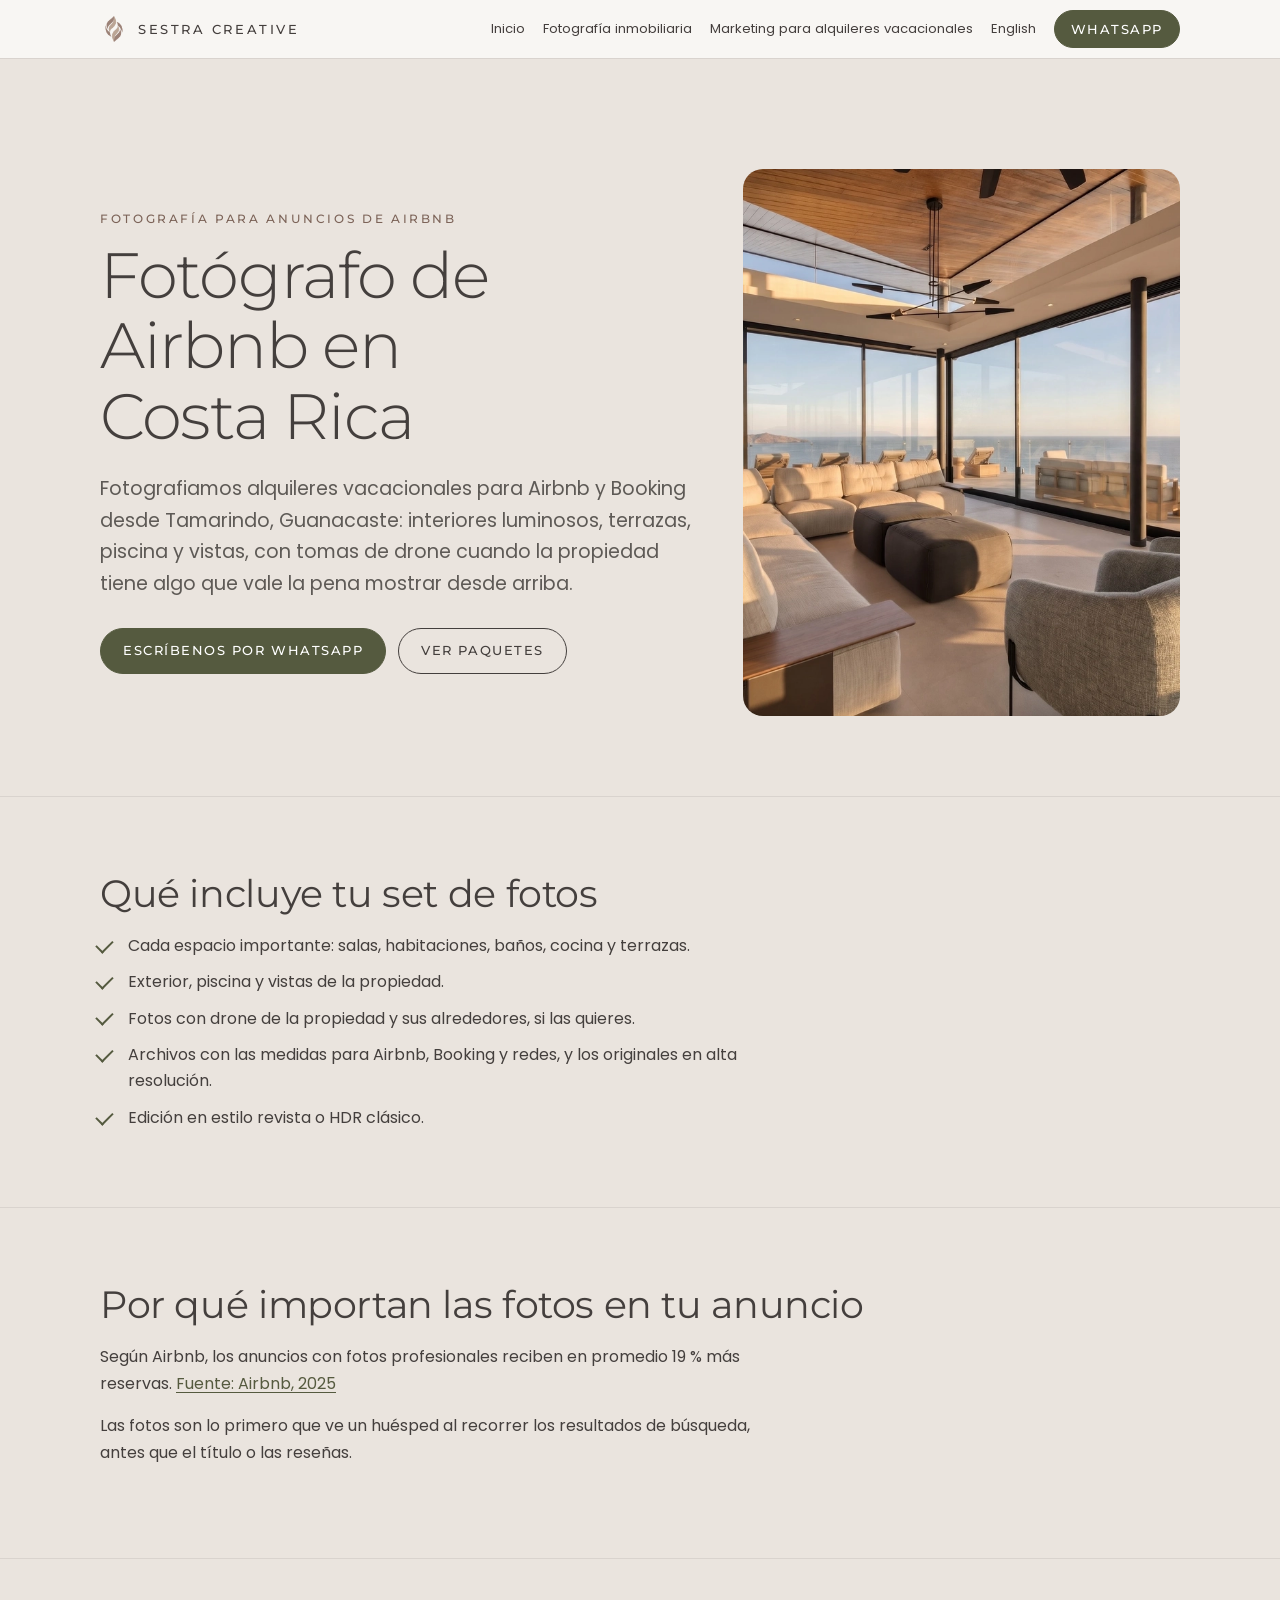
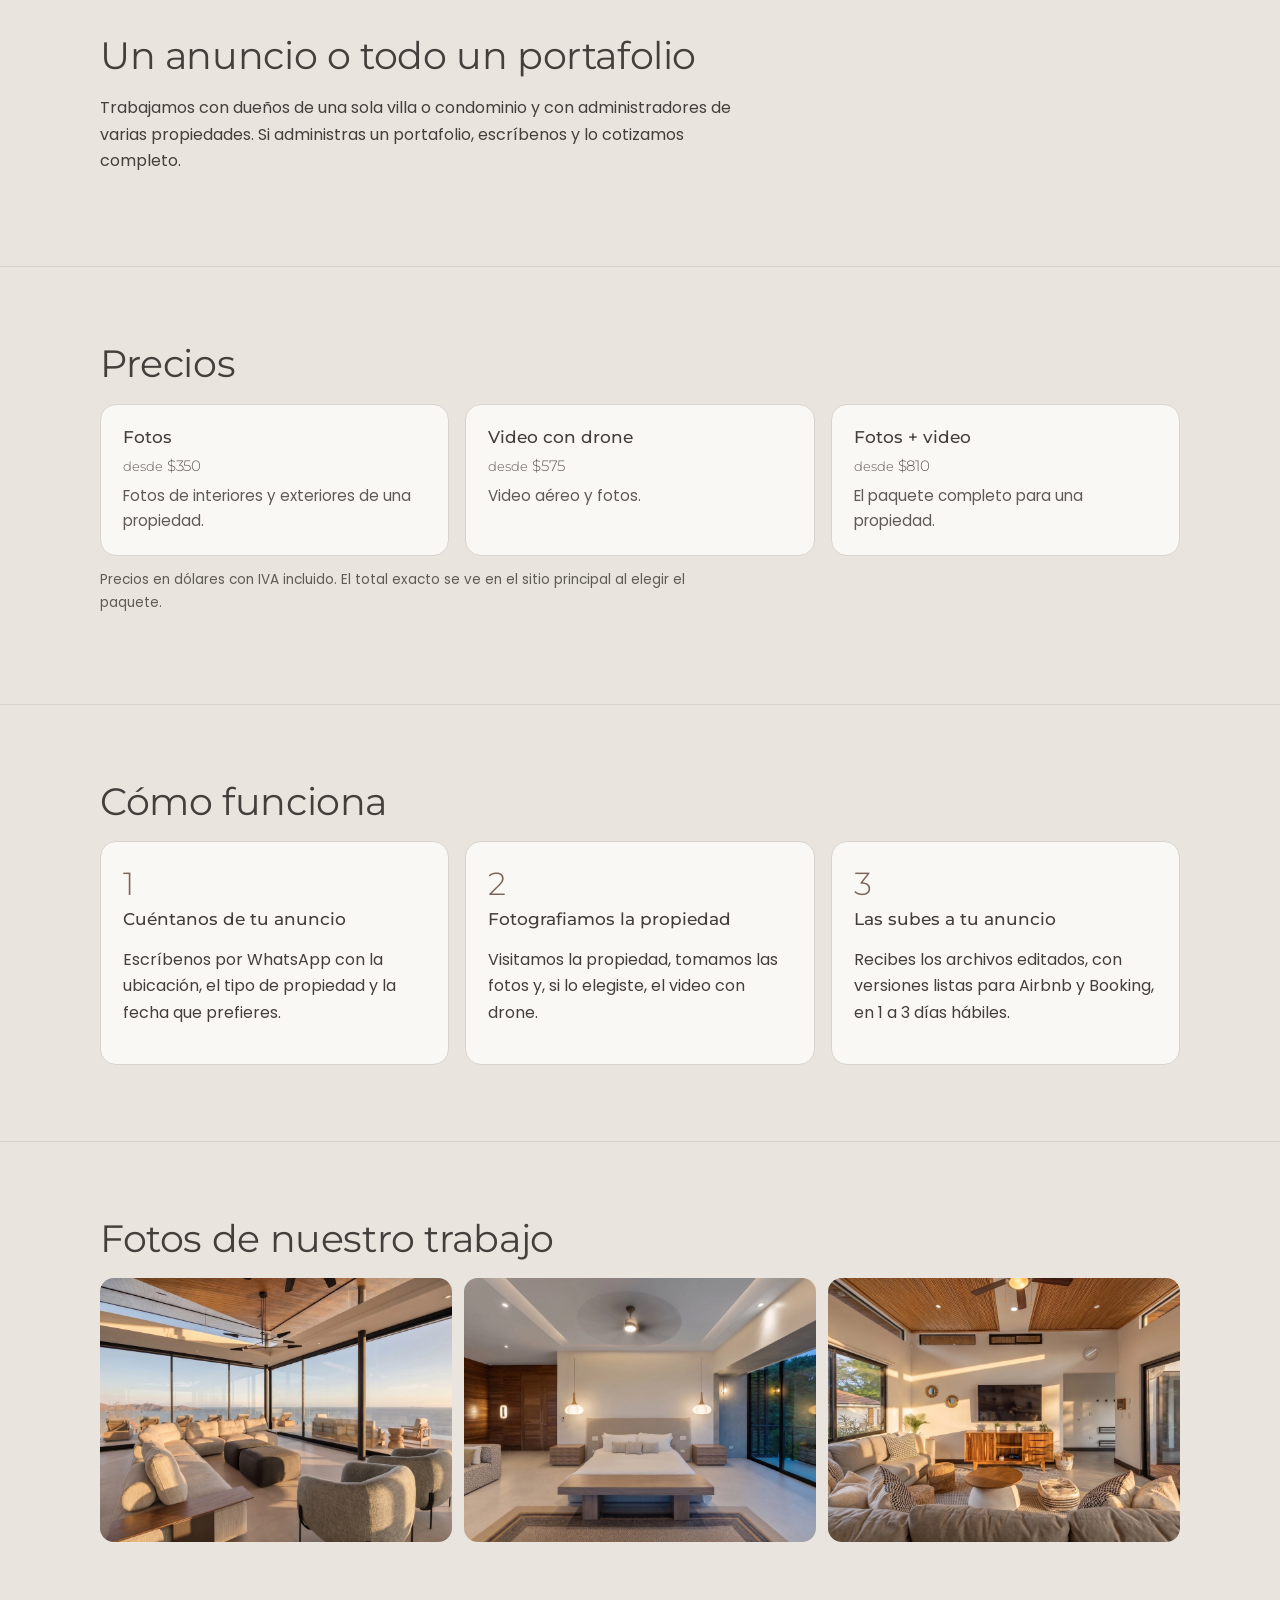
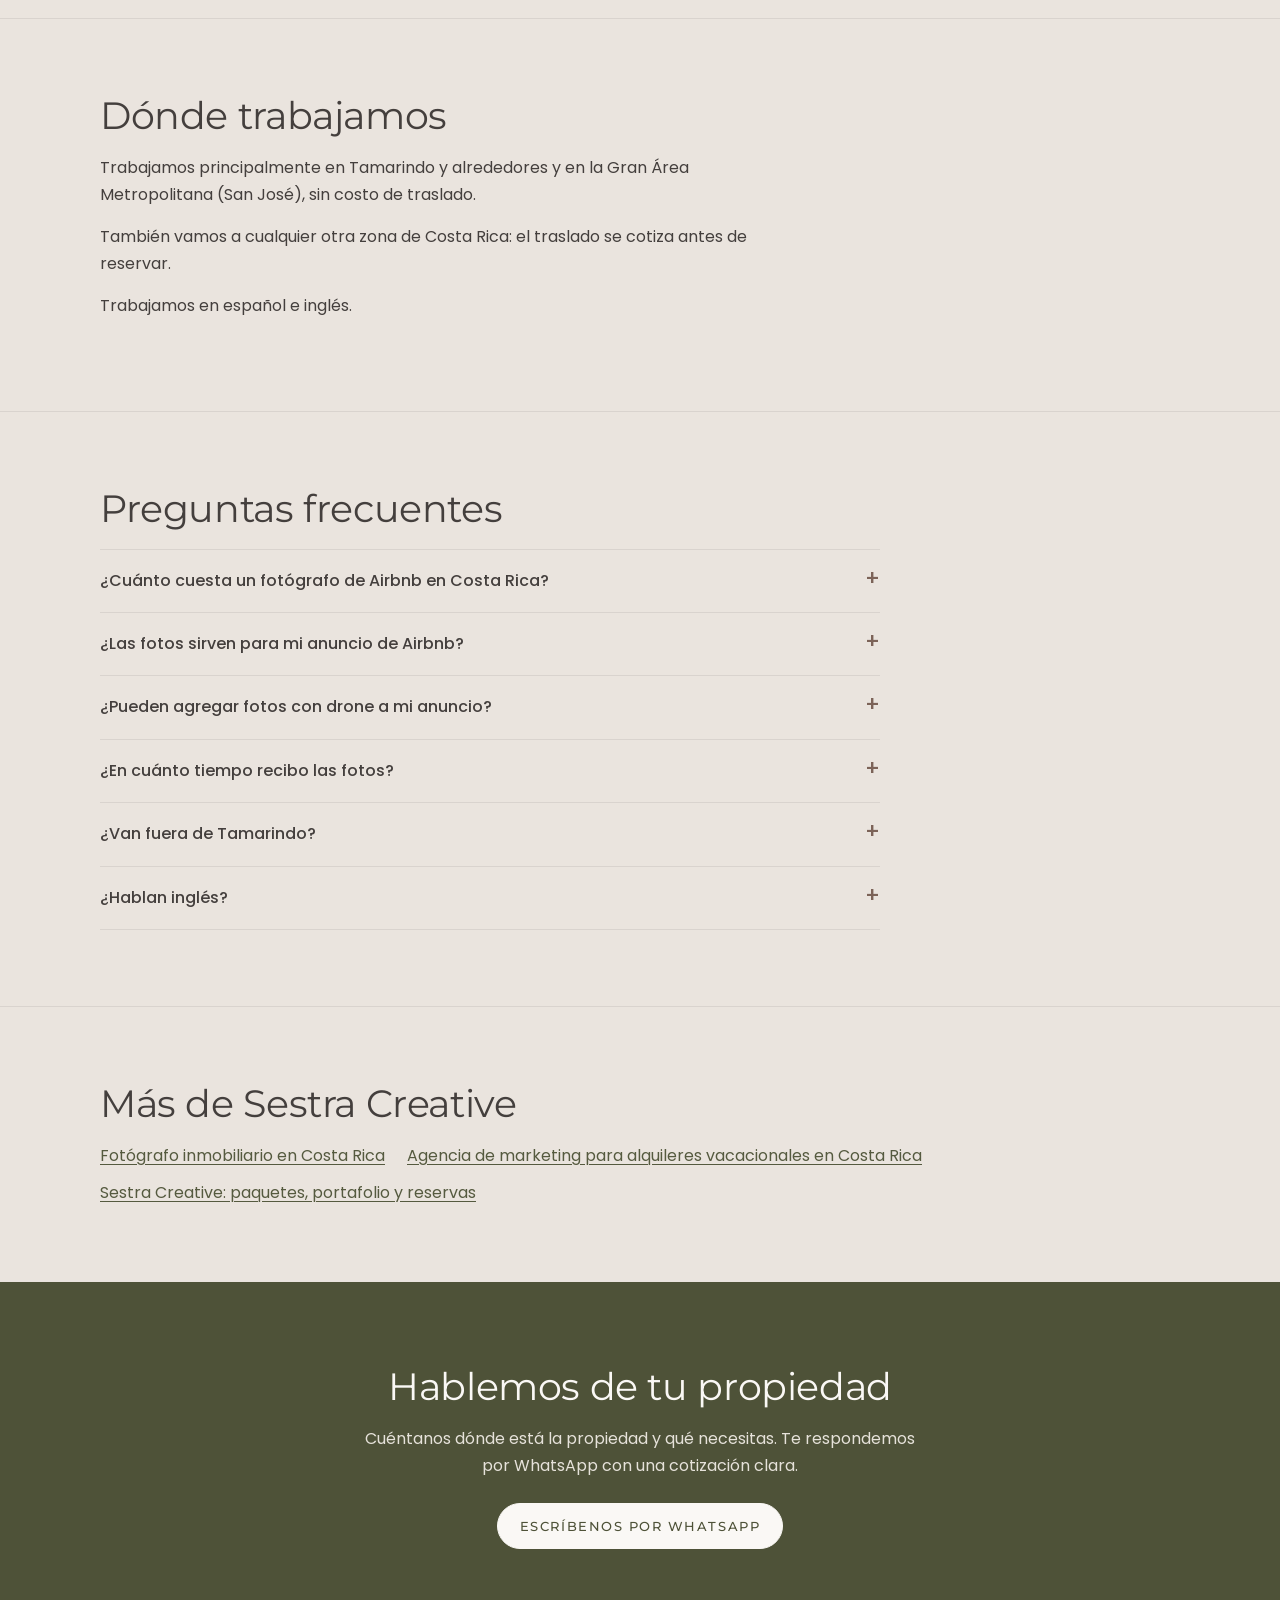
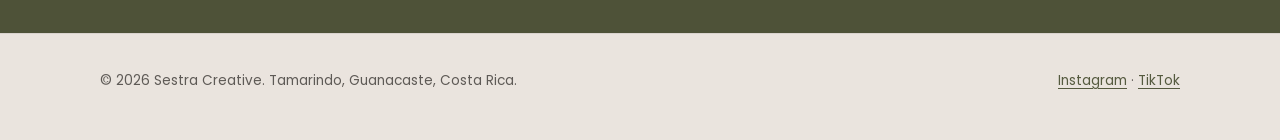
<file: fotografo-airbnb-costa-rica.html>
<!doctype html>
<html lang="es">
<head>
<meta charset="utf-8">
<meta name="viewport" content="width=device-width, initial-scale=1">
<title>Fotógrafo de Airbnb en Costa Rica | Sestra Creative</title>
<meta name="description" content="Fotografía profesional para anuncios de Airbnb en Costa Rica: fotos y video con drone para villas, condominios y alquileres vacacionales. Desde $350, entrega en 1 a 3 días hábiles.">
<link rel="canonical" href="https://sestracreative.com/fotografo-airbnb-costa-rica">
<link rel="alternate" hreflang="es" href="https://sestracreative.com/fotografo-airbnb-costa-rica">
<link rel="alternate" hreflang="en" href="https://sestracreative.com/airbnb-photographer-costa-rica">
<link rel="alternate" hreflang="x-default" href="https://sestracreative.com/fotografo-airbnb-costa-rica">
<meta property="og:site_name" content="Sestra Creative">
<meta property="og:locale" content="es_CR">
<meta property="og:type" content="website">
<meta property="og:title" content="Fotógrafo de Airbnb en Costa Rica | Sestra Creative">
<meta property="og:description" content="Fotografía profesional para anuncios de Airbnb en Costa Rica: fotos y video con drone para villas, condominios y alquileres vacacionales. Desde $350, entrega en 1 a 3 días hábiles.">
<meta property="og:url" content="https://sestracreative.com/fotografo-airbnb-costa-rica">
<meta property="og:image" content="https://sestracreative.com/img/og.jpg">
<meta name="twitter:card" content="summary_large_image">
<link rel="icon" href="/favicon.ico" sizes="48x48">
<link rel="icon" type="image/png" sizes="96x96" href="/img/favicon-96.png">
<link rel="apple-touch-icon" href="/img/apple-touch-icon.png">
<link rel="preload" href="/fonts/montserrat-var.woff2" as="font" type="font/woff2" crossorigin>
<link rel="preload" href="/fonts/poppins-400.woff2" as="font" type="font/woff2" crossorigin>
<link rel="stylesheet" href="/css/pagina.css?v=1126o">
<script type="application/ld+json">{"@context":"https://schema.org","@graph":[{"@type":"Service","@id":"https://sestracreative.com/fotografo-airbnb-costa-rica#servicio","name":"Fotografía para anuncios de Airbnb","serviceType":"Fotografía para anuncios de Airbnb","description":"Fotografía profesional para anuncios de Airbnb en Costa Rica: fotos y video con drone para villas, condominios y alquileres vacacionales. Desde $350, entrega en 1 a 3 días hábiles.","url":"https://sestracreative.com/fotografo-airbnb-costa-rica","inLanguage":"es","provider":{"@id":"https://sestracreative.com/#negocio"},"areaServed":[{"@type":"Place","name":"Tamarindo"},{"@type":"AdministrativeArea","name":"Guanacaste"},{"@type":"Country","name":"Costa Rica"}],"offers":[{"@type":"Offer","name":"Fotos","priceCurrency":"USD","priceSpecification":{"@type":"PriceSpecification","minPrice":350,"priceCurrency":"USD"}},{"@type":"Offer","name":"Video con drone","priceCurrency":"USD","priceSpecification":{"@type":"PriceSpecification","minPrice":575,"priceCurrency":"USD"}},{"@type":"Offer","name":"Fotos + video","priceCurrency":"USD","priceSpecification":{"@type":"PriceSpecification","minPrice":810,"priceCurrency":"USD"}}]},{"@type":"BreadcrumbList","itemListElement":[{"@type":"ListItem","position":1,"name":"Inicio","item":"https://sestracreative.com/"},{"@type":"ListItem","position":2,"name":"Fotógrafo de Airbnb en Costa Rica","item":"https://sestracreative.com/fotografo-airbnb-costa-rica"}]},{"@type":"FAQPage","@id":"https://sestracreative.com/fotografo-airbnb-costa-rica#preguntas","inLanguage":"es","mainEntity":[{"@type":"Question","name":"¿Cuánto cuesta un fotógrafo de Airbnb en Costa Rica?","acceptedAnswer":{"@type":"Answer","text":"En Sestra Creative, las fotos cuestan desde $350 por propiedad, el video con drone desde $575 y fotos más video desde $810. Los precios son en dólares e incluyen IVA."}},{"@type":"Question","name":"¿Las fotos sirven para mi anuncio de Airbnb?","acceptedAnswer":{"@type":"Answer","text":"Sí. Cada entrega incluye versiones con las medidas para Airbnb y Booking, además de los originales en alta resolución."}},{"@type":"Question","name":"¿Pueden agregar fotos con drone a mi anuncio?","acceptedAnswer":{"@type":"Answer","text":"Sí. El video con drone y las fotos aéreas se pueden sumar a la sesión de fotos o contratar solos."}},{"@type":"Question","name":"¿En cuánto tiempo recibo las fotos?","acceptedAnswer":{"@type":"Answer","text":"Entre 1 y 3 días hábiles, por un enlace de Google Drive."}},{"@type":"Question","name":"¿Van fuera de Tamarindo?","acceptedAnswer":{"@type":"Answer","text":"Sí. En Tamarindo y alrededores y en la Gran Área Metropolitana no se cobra traslado. A cualquier otra zona de Costa Rica el traslado se cotiza antes de reservar."}},{"@type":"Question","name":"¿Hablan inglés?","acceptedAnswer":{"@type":"Answer","text":"Sí. Trabajamos en español e inglés."}}]}]}</script>
</head>
<body>
<header class="top"><div class="wrap">
<a class="brand" href="https://sestracreative.com/" aria-label="Sestra Creative"><img src="/img/logo-mark.png" alt="" width="28" height="28"><span>Sestra Creative</span></a>
<nav class="menu" aria-label="Servicios"><a href="https://sestracreative.com/">Inicio</a><a href="https://sestracreative.com/fotografo-inmobiliario-costa-rica">Fotografía inmobiliaria</a><a href="https://sestracreative.com/marketing-alquileres-vacacionales-costa-rica">Marketing para alquileres vacacionales</a><a href="https://sestracreative.com/airbnb-photographer-costa-rica" hreflang="en" lang="en">English</a><a class="btn" href="https://wa.me/50687100430?text=%C2%A1Hola%21%20Quisiera%20cotizar%20mi%20propiedad%20en%20Costa%20Rica." target="_blank" rel="noopener">WhatsApp</a></nav>
</div></header>
<main>
<section class="hero"><div class="wrap hero-grid"><div>
<p class="eyebrow">Fotografía para anuncios de Airbnb</p>
<h1>Fotógrafo de Airbnb en Costa Rica</h1>
<p class="lead">Fotografiamos alquileres vacacionales para Airbnb y Booking desde Tamarindo, Guanacaste: interiores luminosos, terrazas, piscina y vistas, con tomas de drone cuando la propiedad tiene algo que vale la pena mostrar desde arriba.</p>
<div class="acts"><a class="btn" href="https://wa.me/50687100430?text=%C2%A1Hola%21%20Quisiera%20cotizar%20mi%20propiedad%20en%20Costa%20Rica." target="_blank" rel="noopener">Escríbenos por WhatsApp</a><a class="btn ghost" href="#precios">Ver paquetes</a></div>
</div><img class="hero-img" src="/img/est-07-1200.webp" alt="Sala con ventanales y vista al mar al atardecer" width="1200" height="900" fetchpriority="high" decoding="async"></div></section>
<section class="blk"><div class="wrap"><h2>Qué incluye tu set de fotos</h2><ul class="ticks"><li>Cada espacio importante: salas, habitaciones, baños, cocina y terrazas.</li><li>Exterior, piscina y vistas de la propiedad.</li><li>Fotos con drone de la propiedad y sus alrededores, si las quieres.</li><li>Archivos con las medidas para Airbnb, Booking y redes, y los originales en alta resolución.</li><li>Edición en estilo revista o HDR clásico.</li></ul></div></section>
<section class="blk"><div class="wrap"><h2>Por qué importan las fotos en tu anuncio</h2><p>Según Airbnb, los anuncios con fotos profesionales reciben en promedio 19 % más reservas. <a href="https://www.airbnb.com/photography" target="_blank" rel="noopener">Fuente: Airbnb, 2025</a></p><p>Las fotos son lo primero que ve un huésped al recorrer los resultados de búsqueda, antes que el título o las reseñas.</p></div></section>
<section class="blk"><div class="wrap"><h2>Un anuncio o todo un portafolio</h2><p>Trabajamos con dueños de una sola villa o condominio y con administradores de varias propiedades. Si administras un portafolio, escríbenos y lo cotizamos completo.</p></div></section>
<section class="blk" id="precios"><div class="wrap"><h2>Precios</h2><div class="grid g3"><div class="card"><h3>Fotos</h3><p class="price"><small>desde</small>$350</p><p>Fotos de interiores y exteriores de una propiedad.</p></div><div class="card"><h3>Video con drone</h3><p class="price"><small>desde</small>$575</p><p>Video aéreo y fotos.</p></div><div class="card"><h3>Fotos + video</h3><p class="price"><small>desde</small>$810</p><p>El paquete completo para una propiedad.</p></div></div><p class="src">Precios en dólares con IVA incluido. El total exacto se ve en el sitio principal al elegir el paquete.</p></div></section>
<section class="blk"><div class="wrap"><h2>Cómo funciona</h2><ol class="steps"><li><h3>Cuéntanos de tu anuncio</h3><p>Escríbenos por WhatsApp con la ubicación, el tipo de propiedad y la fecha que prefieres.</p></li><li><h3>Fotografiamos la propiedad</h3><p>Visitamos la propiedad, tomamos las fotos y, si lo elegiste, el video con drone.</p></li><li><h3>Las subes a tu anuncio</h3><p>Recibes los archivos editados, con versiones listas para Airbnb y Booking, en 1 a 3 días hábiles.</p></li></ol></div></section>
<section class="blk"><div class="wrap"><h2>Fotos de nuestro trabajo</h2><div class="photos"><img src="/img/est-07-1200.webp" alt="Sala con ventanales y vista al mar al atardecer" width="1200" height="900" loading="lazy" decoding="async"><img src="/img/est-03-1200.webp" alt="Habitación con pared de madera y puertas al balcón" width="1200" height="900" loading="lazy" decoding="async"><img src="/img/est-09-1200.webp" alt="Sala con techo de madera y sofá grande" width="1200" height="900" loading="lazy" decoding="async"></div></div></section>
<section class="blk"><div class="wrap"><h2>Dónde trabajamos</h2><p>Trabajamos principalmente en Tamarindo y alrededores y en la Gran Área Metropolitana (San José), sin costo de traslado.</p><p>También vamos a cualquier otra zona de Costa Rica: el traslado se cotiza antes de reservar.</p><p>Trabajamos en español e inglés.</p></div></section>
<section class="blk" id="preguntas"><div class="wrap"><h2>Preguntas frecuentes</h2><details><summary>¿Cuánto cuesta un fotógrafo de Airbnb en Costa Rica?</summary><p>En Sestra Creative, las fotos cuestan desde $350 por propiedad, el video con drone desde $575 y fotos más video desde $810. Los precios son en dólares e incluyen IVA.</p></details><details><summary>¿Las fotos sirven para mi anuncio de Airbnb?</summary><p>Sí. Cada entrega incluye versiones con las medidas para Airbnb y Booking, además de los originales en alta resolución.</p></details><details><summary>¿Pueden agregar fotos con drone a mi anuncio?</summary><p>Sí. El video con drone y las fotos aéreas se pueden sumar a la sesión de fotos o contratar solos.</p></details><details><summary>¿En cuánto tiempo recibo las fotos?</summary><p>Entre 1 y 3 días hábiles, por un enlace de Google Drive.</p></details><details><summary>¿Van fuera de Tamarindo?</summary><p>Sí. En Tamarindo y alrededores y en la Gran Área Metropolitana no se cobra traslado. A cualquier otra zona de Costa Rica el traslado se cotiza antes de reservar.</p></details><details><summary>¿Hablan inglés?</summary><p>Sí. Trabajamos en español e inglés.</p></details></div></section>
<section class="blk"><div class="wrap"><h2>Más de Sestra Creative</h2><ul class="related"><li><a href="https://sestracreative.com/fotografo-inmobiliario-costa-rica">Fotógrafo inmobiliario en Costa Rica</a></li><li><a href="https://sestracreative.com/marketing-alquileres-vacacionales-costa-rica">Agencia de marketing para alquileres vacacionales en Costa Rica</a></li><li><a href="https://sestracreative.com/">Sestra Creative: paquetes, portafolio y reservas</a></li></ul></div></section>
<section class="band"><div class="wrap"><h2>Hablemos de tu propiedad</h2><p>Cuéntanos dónde está la propiedad y qué necesitas. Te respondemos por WhatsApp con una cotización clara.</p><a class="btn" href="https://wa.me/50687100430?text=%C2%A1Hola%21%20Quisiera%20cotizar%20mi%20propiedad%20en%20Costa%20Rica." target="_blank" rel="noopener">Escríbenos por WhatsApp</a></div></section>
</main>
<footer><div class="wrap"><span>© 2026 Sestra Creative. Tamarindo, Guanacaste, Costa Rica.</span><span><a href="https://www.instagram.com/sestracreative" target="_blank" rel="noopener">Instagram</a> · <a href="https://www.tiktok.com/@sestra_creative" target="_blank" rel="noopener">TikTok</a></span></div></footer>
</body>
</html>
</file>
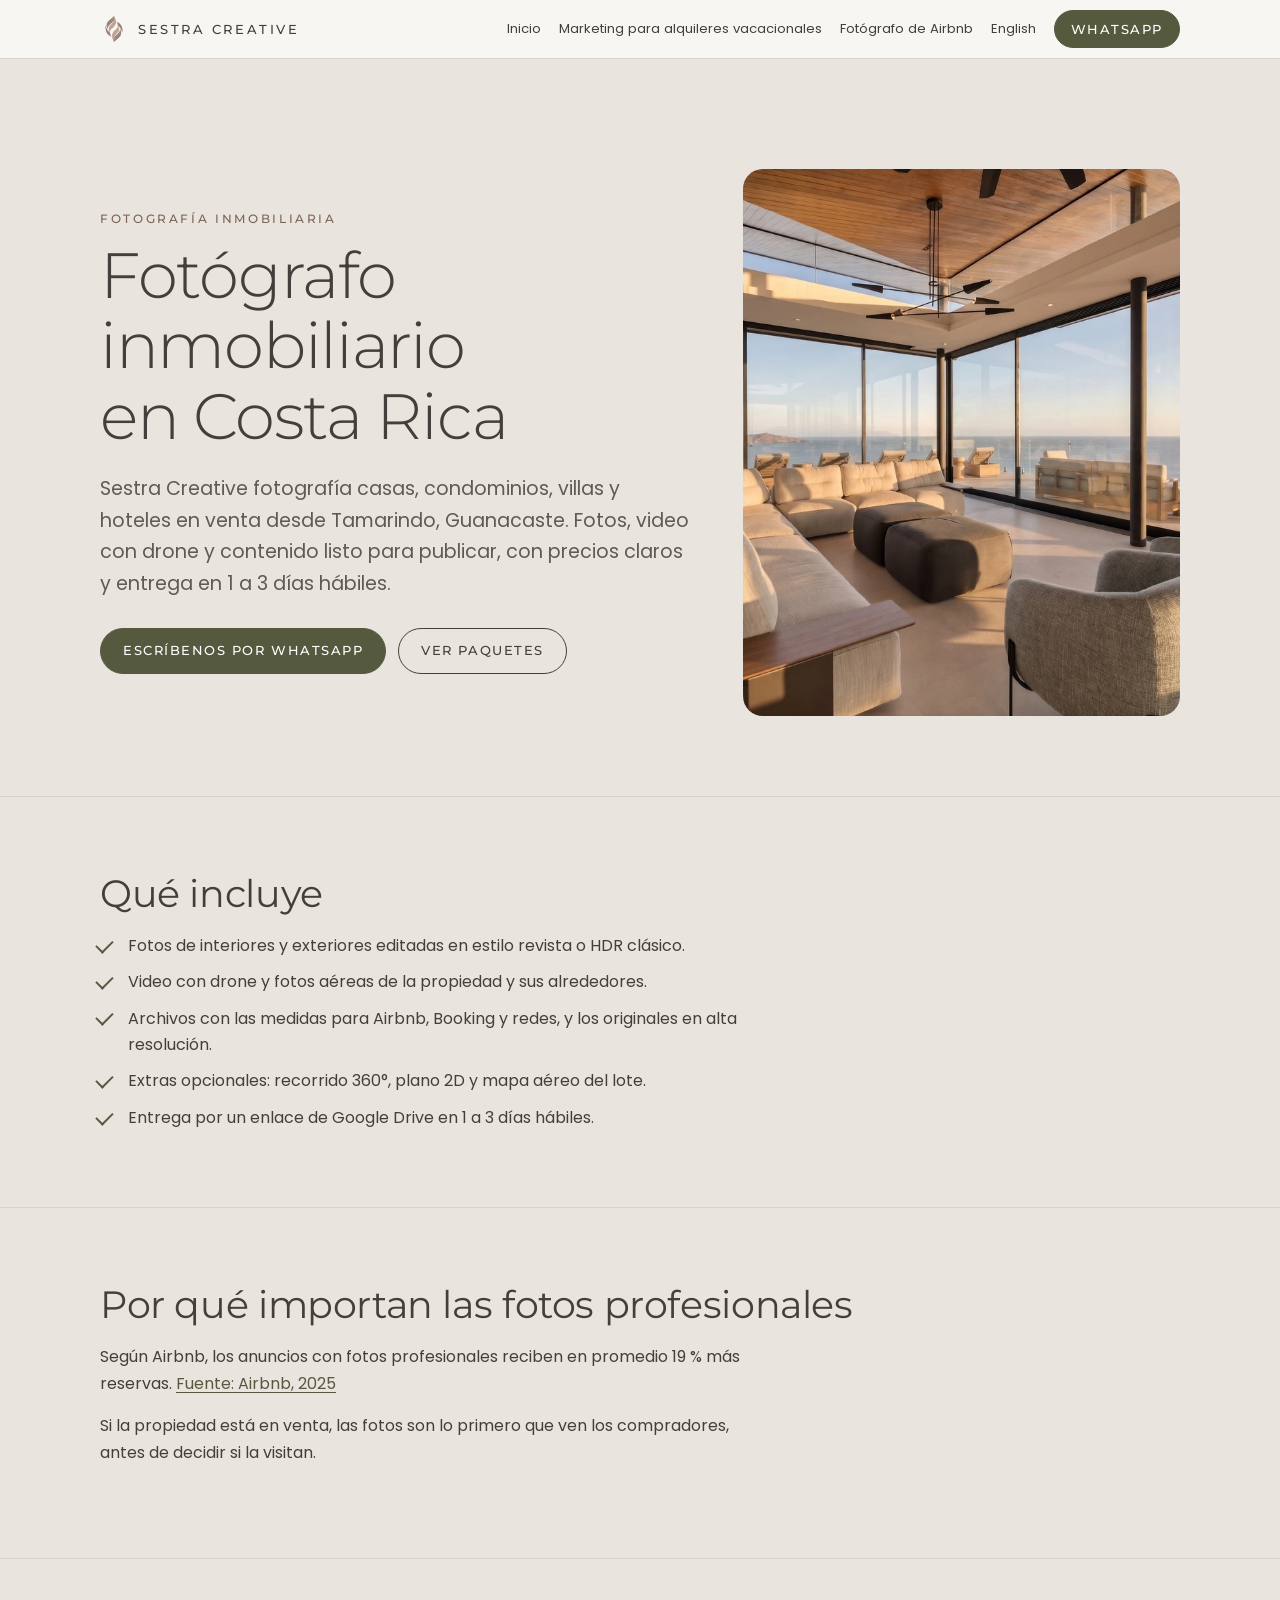
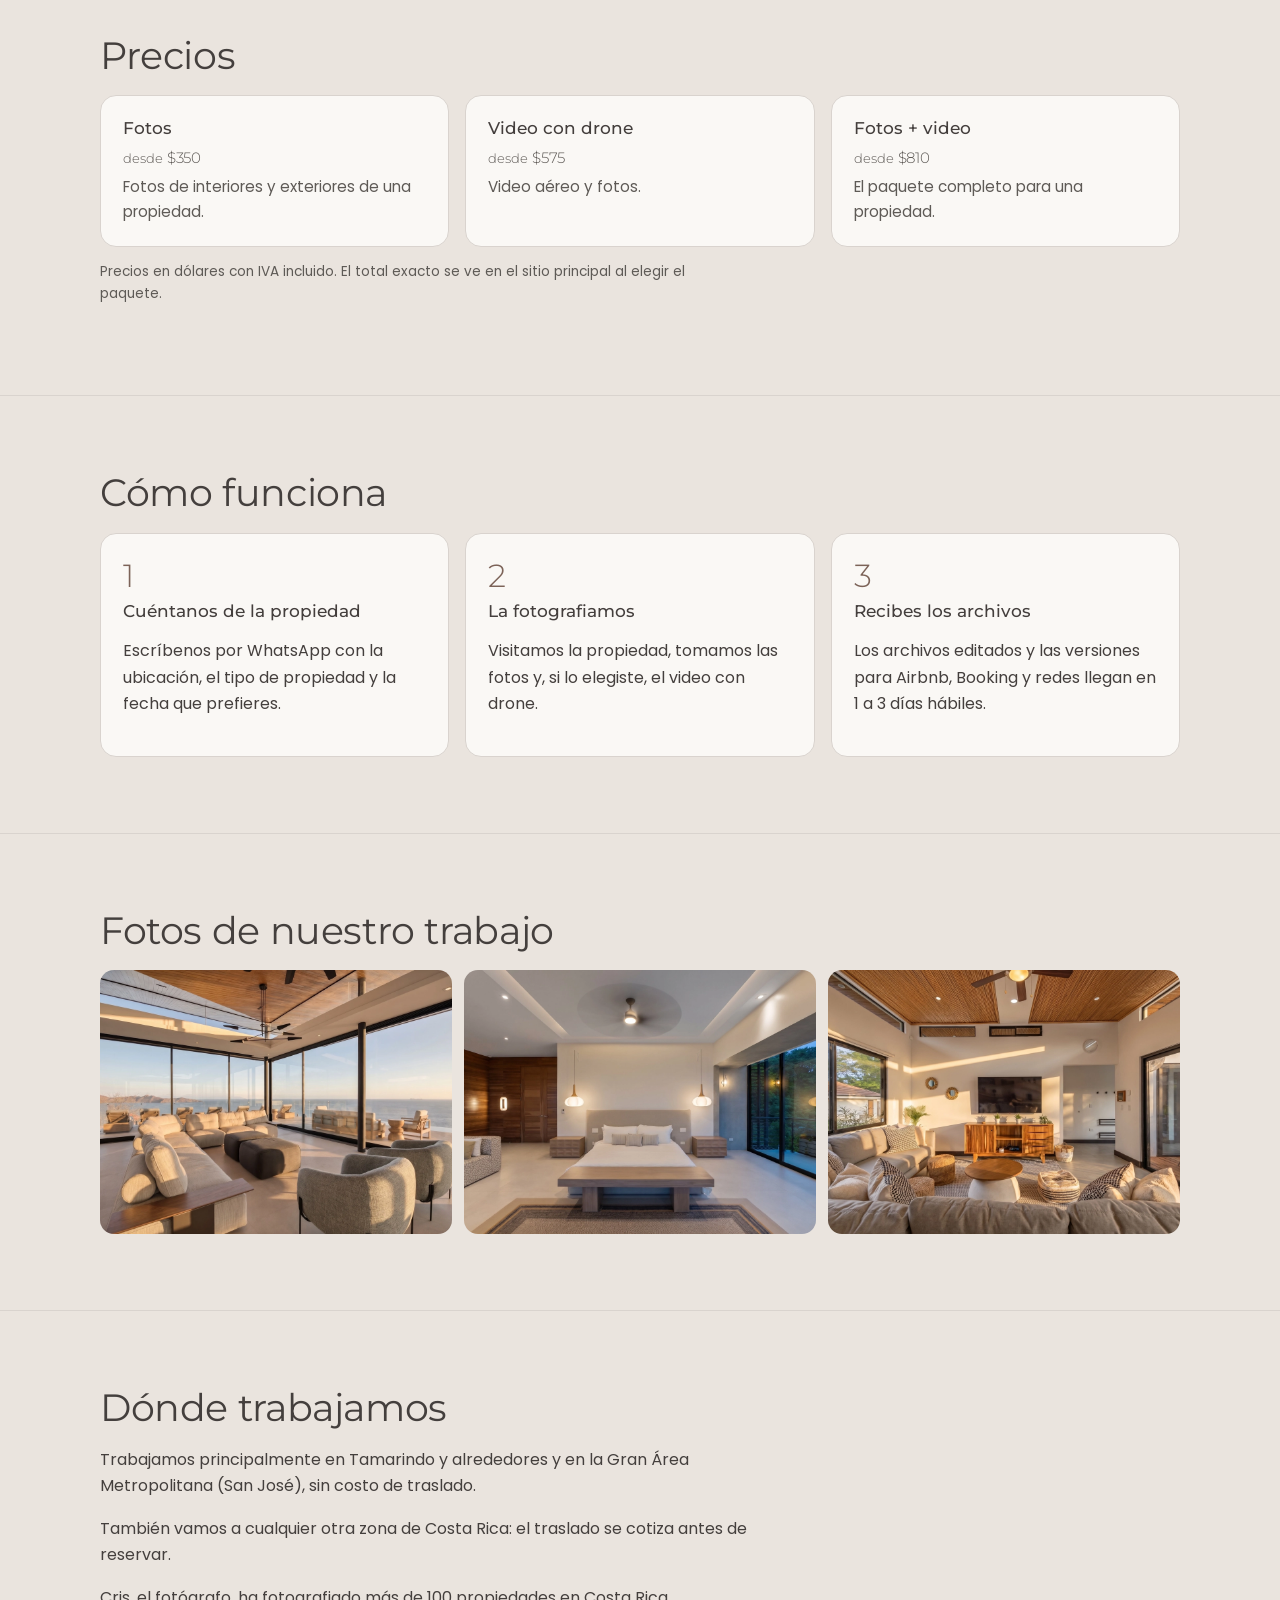
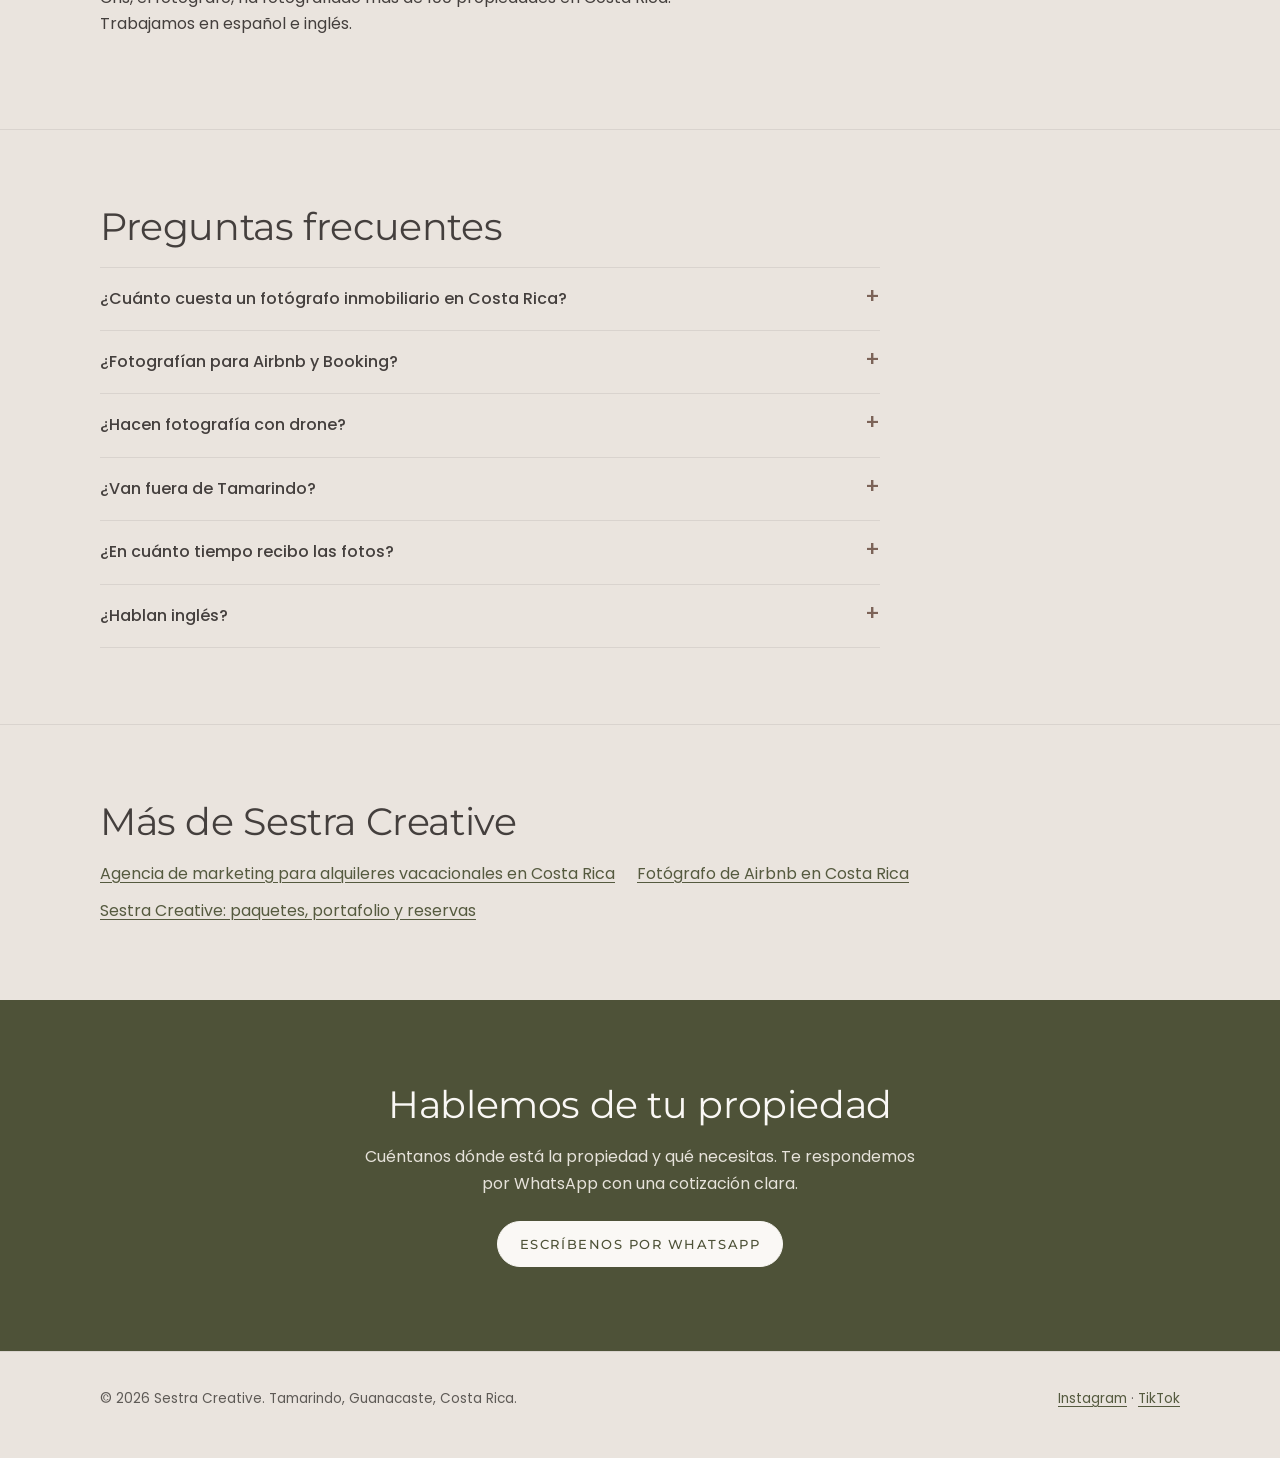
<file: fotografo-inmobiliario-costa-rica.html>
<!doctype html>
<html lang="es">
<head>
<meta charset="utf-8">
<meta name="viewport" content="width=device-width, initial-scale=1">
<title>Fotógrafo inmobiliario en Costa Rica | Sestra Creative</title>
<meta name="description" content="Fotografía inmobiliaria y video con drone para casas, condominios y villas en venta en Tamarindo, Guanacaste y todo Costa Rica. Desde $350, entrega en 1 a 3 días hábiles.">
<link rel="canonical" href="https://sestracreative.com/fotografo-inmobiliario-costa-rica">
<link rel="alternate" hreflang="es" href="https://sestracreative.com/fotografo-inmobiliario-costa-rica">
<link rel="alternate" hreflang="en" href="https://sestracreative.com/real-estate-photographer-costa-rica">
<link rel="alternate" hreflang="x-default" href="https://sestracreative.com/fotografo-inmobiliario-costa-rica">
<meta property="og:site_name" content="Sestra Creative">
<meta property="og:locale" content="es_CR">
<meta property="og:type" content="website">
<meta property="og:title" content="Fotógrafo inmobiliario en Costa Rica | Sestra Creative">
<meta property="og:description" content="Fotografía inmobiliaria y video con drone para casas, condominios y villas en venta en Tamarindo, Guanacaste y todo Costa Rica. Desde $350, entrega en 1 a 3 días hábiles.">
<meta property="og:url" content="https://sestracreative.com/fotografo-inmobiliario-costa-rica">
<meta property="og:image" content="https://sestracreative.com/img/og.jpg">
<meta name="twitter:card" content="summary_large_image">
<link rel="icon" href="/favicon.ico" sizes="48x48">
<link rel="icon" type="image/png" sizes="96x96" href="/img/favicon-96.png">
<link rel="apple-touch-icon" href="/img/apple-touch-icon.png">
<link rel="preload" href="/fonts/montserrat-var.woff2" as="font" type="font/woff2" crossorigin>
<link rel="preload" href="/fonts/poppins-400.woff2" as="font" type="font/woff2" crossorigin>
<link rel="stylesheet" href="/css/pagina.css?v=1126o">
<script type="application/ld+json">{"@context":"https://schema.org","@graph":[{"@type":"Service","@id":"https://sestracreative.com/fotografo-inmobiliario-costa-rica#servicio","name":"Fotografía inmobiliaria y de alquileres vacacionales","serviceType":"Fotografía inmobiliaria y de alquileres vacacionales","description":"Fotografía inmobiliaria y video con drone para casas, condominios y villas en venta en Tamarindo, Guanacaste y todo Costa Rica. Desde $350, entrega en 1 a 3 días hábiles.","url":"https://sestracreative.com/fotografo-inmobiliario-costa-rica","inLanguage":"es","provider":{"@id":"https://sestracreative.com/#negocio"},"areaServed":[{"@type":"Place","name":"Tamarindo"},{"@type":"AdministrativeArea","name":"Guanacaste"},{"@type":"Country","name":"Costa Rica"}],"offers":[{"@type":"Offer","name":"Fotos","priceCurrency":"USD","priceSpecification":{"@type":"PriceSpecification","minPrice":350,"priceCurrency":"USD"}},{"@type":"Offer","name":"Video con drone","priceCurrency":"USD","priceSpecification":{"@type":"PriceSpecification","minPrice":575,"priceCurrency":"USD"}},{"@type":"Offer","name":"Fotos + video","priceCurrency":"USD","priceSpecification":{"@type":"PriceSpecification","minPrice":810,"priceCurrency":"USD"}}]},{"@type":"BreadcrumbList","itemListElement":[{"@type":"ListItem","position":1,"name":"Inicio","item":"https://sestracreative.com/"},{"@type":"ListItem","position":2,"name":"Fotógrafo inmobiliario en Costa Rica","item":"https://sestracreative.com/fotografo-inmobiliario-costa-rica"}]},{"@type":"FAQPage","@id":"https://sestracreative.com/fotografo-inmobiliario-costa-rica#preguntas","inLanguage":"es","mainEntity":[{"@type":"Question","name":"¿Cuánto cuesta un fotógrafo inmobiliario en Costa Rica?","acceptedAnswer":{"@type":"Answer","text":"En Sestra Creative, las fotos cuestan desde $350 por propiedad, el video con drone desde $575 y fotos más video desde $810. Los precios son en dólares e incluyen IVA."}},{"@type":"Question","name":"¿Fotografían para Airbnb y Booking?","acceptedAnswer":{"@type":"Answer","text":"Sí. Cada entrega incluye versiones con las medidas para Airbnb, Booking y redes, además de los originales en alta resolución."}},{"@type":"Question","name":"¿Hacen fotografía con drone?","acceptedAnswer":{"@type":"Answer","text":"Sí. El video con drone y las fotos aéreas se pueden contratar solos o junto con las fotos de la propiedad."}},{"@type":"Question","name":"¿Van fuera de Tamarindo?","acceptedAnswer":{"@type":"Answer","text":"Sí. En Tamarindo y alrededores y en la Gran Área Metropolitana no se cobra traslado. A cualquier otra zona de Costa Rica el traslado se cotiza antes de reservar."}},{"@type":"Question","name":"¿En cuánto tiempo recibo las fotos?","acceptedAnswer":{"@type":"Answer","text":"Entre 1 y 3 días hábiles, por un enlace de Google Drive."}},{"@type":"Question","name":"¿Hablan inglés?","acceptedAnswer":{"@type":"Answer","text":"Sí. Trabajamos en español e inglés."}}]}]}</script>
</head>
<body>
<header class="top"><div class="wrap">
<a class="brand" href="https://sestracreative.com/" aria-label="Sestra Creative"><img src="/img/logo-mark.png" alt="" width="28" height="28"><span>Sestra Creative</span></a>
<nav class="menu" aria-label="Servicios"><a href="https://sestracreative.com/">Inicio</a><a href="https://sestracreative.com/marketing-alquileres-vacacionales-costa-rica">Marketing para alquileres vacacionales</a><a href="https://sestracreative.com/fotografo-airbnb-costa-rica">Fotógrafo de Airbnb</a><a href="https://sestracreative.com/real-estate-photographer-costa-rica" hreflang="en" lang="en">English</a><a class="btn" href="https://wa.me/50687100430?text=%C2%A1Hola%21%20Quisiera%20cotizar%20mi%20propiedad%20en%20Costa%20Rica." target="_blank" rel="noopener">WhatsApp</a></nav>
</div></header>
<main>
<section class="hero"><div class="wrap hero-grid"><div>
<p class="eyebrow">Fotografía inmobiliaria</p>
<h1>Fotógrafo inmobiliario en Costa Rica</h1>
<p class="lead">Sestra Creative fotografía casas, condominios, villas y hoteles en venta desde Tamarindo, Guanacaste. Fotos, video con drone y contenido listo para publicar, con precios claros y entrega en 1 a 3 días hábiles.</p>
<div class="acts"><a class="btn" href="https://wa.me/50687100430?text=%C2%A1Hola%21%20Quisiera%20cotizar%20mi%20propiedad%20en%20Costa%20Rica." target="_blank" rel="noopener">Escríbenos por WhatsApp</a><a class="btn ghost" href="#precios">Ver paquetes</a></div>
</div><img class="hero-img" src="/img/est-07-1200.webp" alt="Sala con ventanales y vista al mar al atardecer" width="1200" height="900" fetchpriority="high" decoding="async"></div></section>
<section class="blk"><div class="wrap"><h2>Qué incluye</h2><ul class="ticks"><li>Fotos de interiores y exteriores editadas en estilo revista o HDR clásico.</li><li>Video con drone y fotos aéreas de la propiedad y sus alrededores.</li><li>Archivos con las medidas para Airbnb, Booking y redes, y los originales en alta resolución.</li><li>Extras opcionales: recorrido 360°, plano 2D y mapa aéreo del lote.</li><li>Entrega por un enlace de Google Drive en 1 a 3 días hábiles.</li></ul></div></section>
<section class="blk"><div class="wrap"><h2>Por qué importan las fotos profesionales</h2><p>Según Airbnb, los anuncios con fotos profesionales reciben en promedio 19 % más reservas. <a href="https://www.airbnb.com/photography" target="_blank" rel="noopener">Fuente: Airbnb, 2025</a></p><p>Si la propiedad está en venta, las fotos son lo primero que ven los compradores, antes de decidir si la visitan.</p></div></section>
<section class="blk" id="precios"><div class="wrap"><h2>Precios</h2><div class="grid g3"><div class="card"><h3>Fotos</h3><p class="price"><small>desde</small>$350</p><p>Fotos de interiores y exteriores de una propiedad.</p></div><div class="card"><h3>Video con drone</h3><p class="price"><small>desde</small>$575</p><p>Video aéreo y fotos.</p></div><div class="card"><h3>Fotos + video</h3><p class="price"><small>desde</small>$810</p><p>El paquete completo para una propiedad.</p></div></div><p class="src">Precios en dólares con IVA incluido. El total exacto se ve en el sitio principal al elegir el paquete.</p></div></section>
<section class="blk"><div class="wrap"><h2>Cómo funciona</h2><ol class="steps"><li><h3>Cuéntanos de la propiedad</h3><p>Escríbenos por WhatsApp con la ubicación, el tipo de propiedad y la fecha que prefieres.</p></li><li><h3>La fotografiamos</h3><p>Visitamos la propiedad, tomamos las fotos y, si lo elegiste, el video con drone.</p></li><li><h3>Recibes los archivos</h3><p>Los archivos editados y las versiones para Airbnb, Booking y redes llegan en 1 a 3 días hábiles.</p></li></ol></div></section>
<section class="blk"><div class="wrap"><h2>Fotos de nuestro trabajo</h2><div class="photos"><img src="/img/est-07-1200.webp" alt="Sala con ventanales y vista al mar al atardecer" width="1200" height="900" loading="lazy" decoding="async"><img src="/img/est-03-1200.webp" alt="Habitación con pared de madera y puertas al balcón" width="1200" height="900" loading="lazy" decoding="async"><img src="/img/est-09-1200.webp" alt="Sala con techo de madera y sofá grande" width="1200" height="900" loading="lazy" decoding="async"></div></div></section>
<section class="blk"><div class="wrap"><h2>Dónde trabajamos</h2><p>Trabajamos principalmente en Tamarindo y alrededores y en la Gran Área Metropolitana (San José), sin costo de traslado.</p><p>También vamos a cualquier otra zona de Costa Rica: el traslado se cotiza antes de reservar.</p><p>Cris, el fotógrafo, ha fotografiado más de 100 propiedades en Costa Rica. Trabajamos en español e inglés.</p></div></section>
<section class="blk" id="preguntas"><div class="wrap"><h2>Preguntas frecuentes</h2><details><summary>¿Cuánto cuesta un fotógrafo inmobiliario en Costa Rica?</summary><p>En Sestra Creative, las fotos cuestan desde $350 por propiedad, el video con drone desde $575 y fotos más video desde $810. Los precios son en dólares e incluyen IVA.</p></details><details><summary>¿Fotografían para Airbnb y Booking?</summary><p>Sí. Cada entrega incluye versiones con las medidas para Airbnb, Booking y redes, además de los originales en alta resolución.</p></details><details><summary>¿Hacen fotografía con drone?</summary><p>Sí. El video con drone y las fotos aéreas se pueden contratar solos o junto con las fotos de la propiedad.</p></details><details><summary>¿Van fuera de Tamarindo?</summary><p>Sí. En Tamarindo y alrededores y en la Gran Área Metropolitana no se cobra traslado. A cualquier otra zona de Costa Rica el traslado se cotiza antes de reservar.</p></details><details><summary>¿En cuánto tiempo recibo las fotos?</summary><p>Entre 1 y 3 días hábiles, por un enlace de Google Drive.</p></details><details><summary>¿Hablan inglés?</summary><p>Sí. Trabajamos en español e inglés.</p></details></div></section>
<section class="blk"><div class="wrap"><h2>Más de Sestra Creative</h2><ul class="related"><li><a href="https://sestracreative.com/marketing-alquileres-vacacionales-costa-rica">Agencia de marketing para alquileres vacacionales en Costa Rica</a></li><li><a href="https://sestracreative.com/fotografo-airbnb-costa-rica">Fotógrafo de Airbnb en Costa Rica</a></li><li><a href="https://sestracreative.com/">Sestra Creative: paquetes, portafolio y reservas</a></li></ul></div></section>
<section class="band"><div class="wrap"><h2>Hablemos de tu propiedad</h2><p>Cuéntanos dónde está la propiedad y qué necesitas. Te respondemos por WhatsApp con una cotización clara.</p><a class="btn" href="https://wa.me/50687100430?text=%C2%A1Hola%21%20Quisiera%20cotizar%20mi%20propiedad%20en%20Costa%20Rica." target="_blank" rel="noopener">Escríbenos por WhatsApp</a></div></section>
</main>
<footer><div class="wrap"><span>© 2026 Sestra Creative. Tamarindo, Guanacaste, Costa Rica.</span><span><a href="https://www.instagram.com/sestracreative" target="_blank" rel="noopener">Instagram</a> · <a href="https://www.tiktok.com/@sestra_creative" target="_blank" rel="noopener">TikTok</a></span></div></footer>
</body>
</html>
</file>
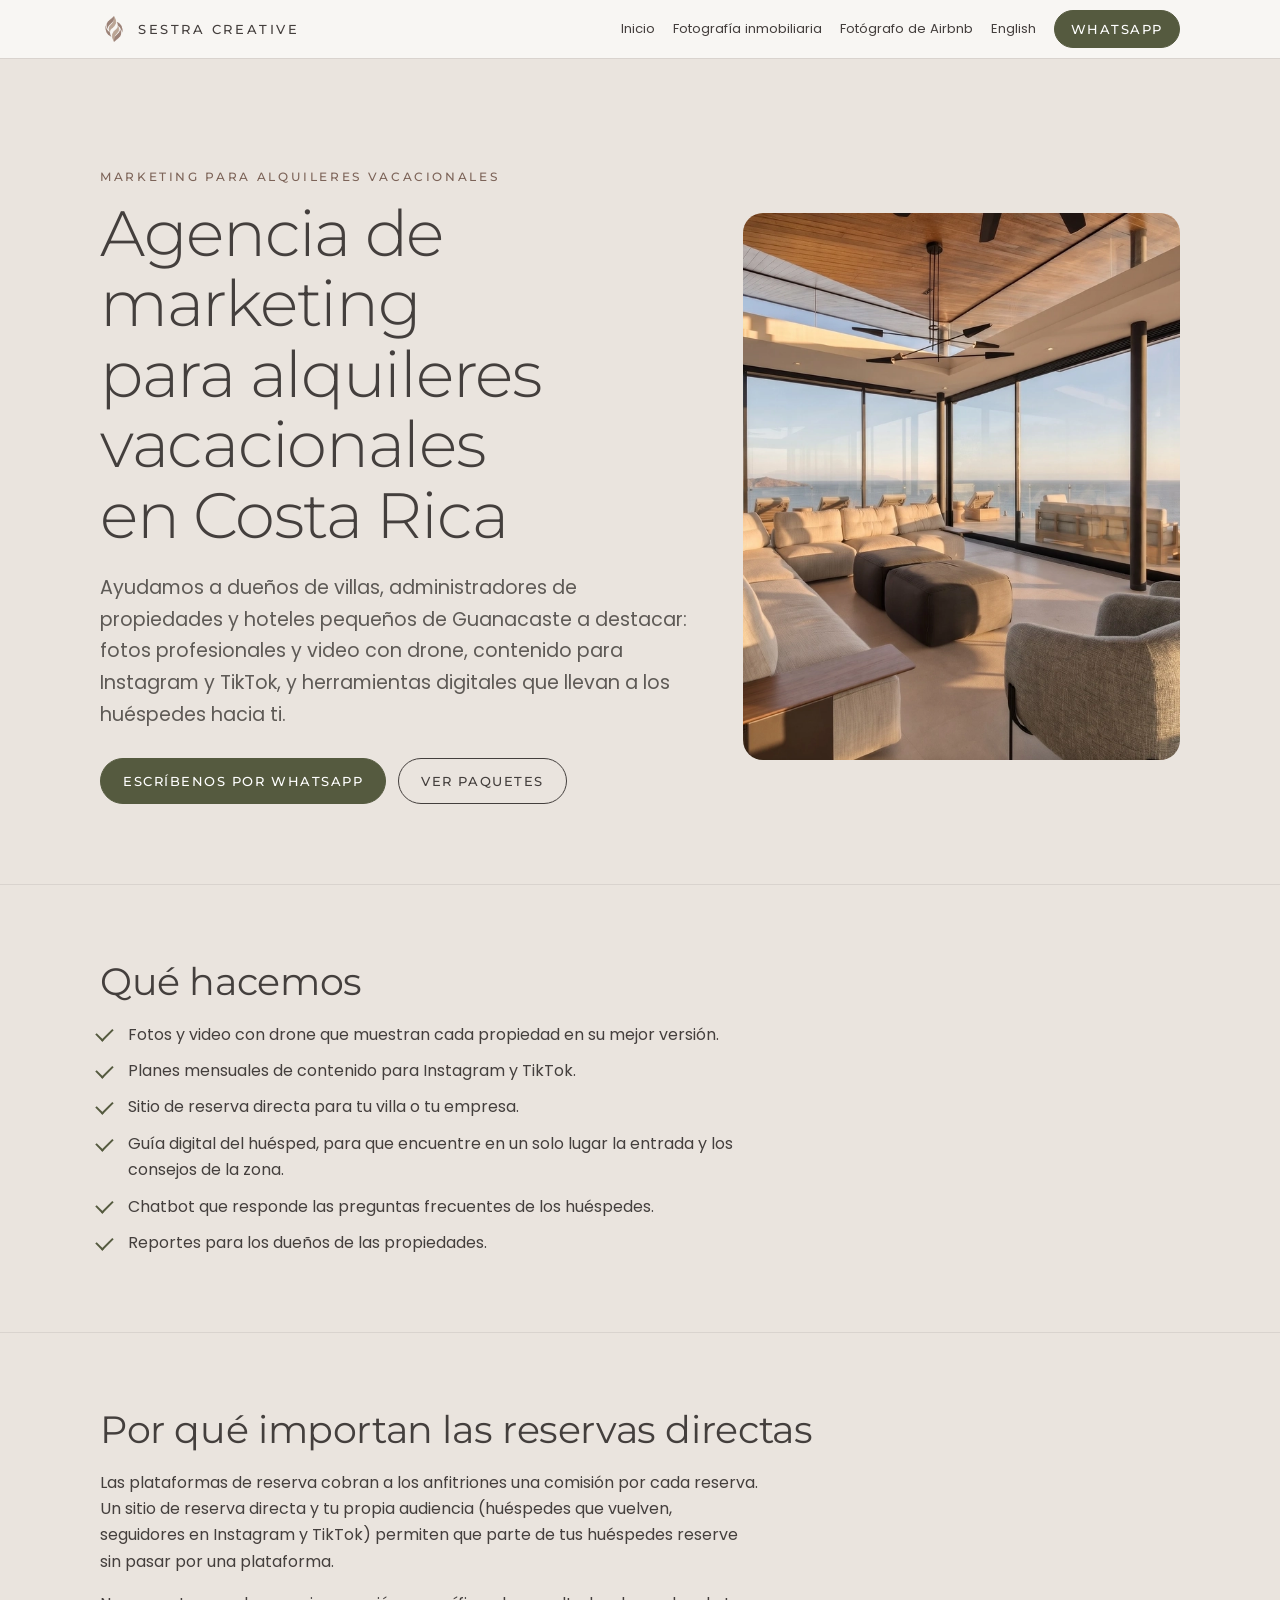
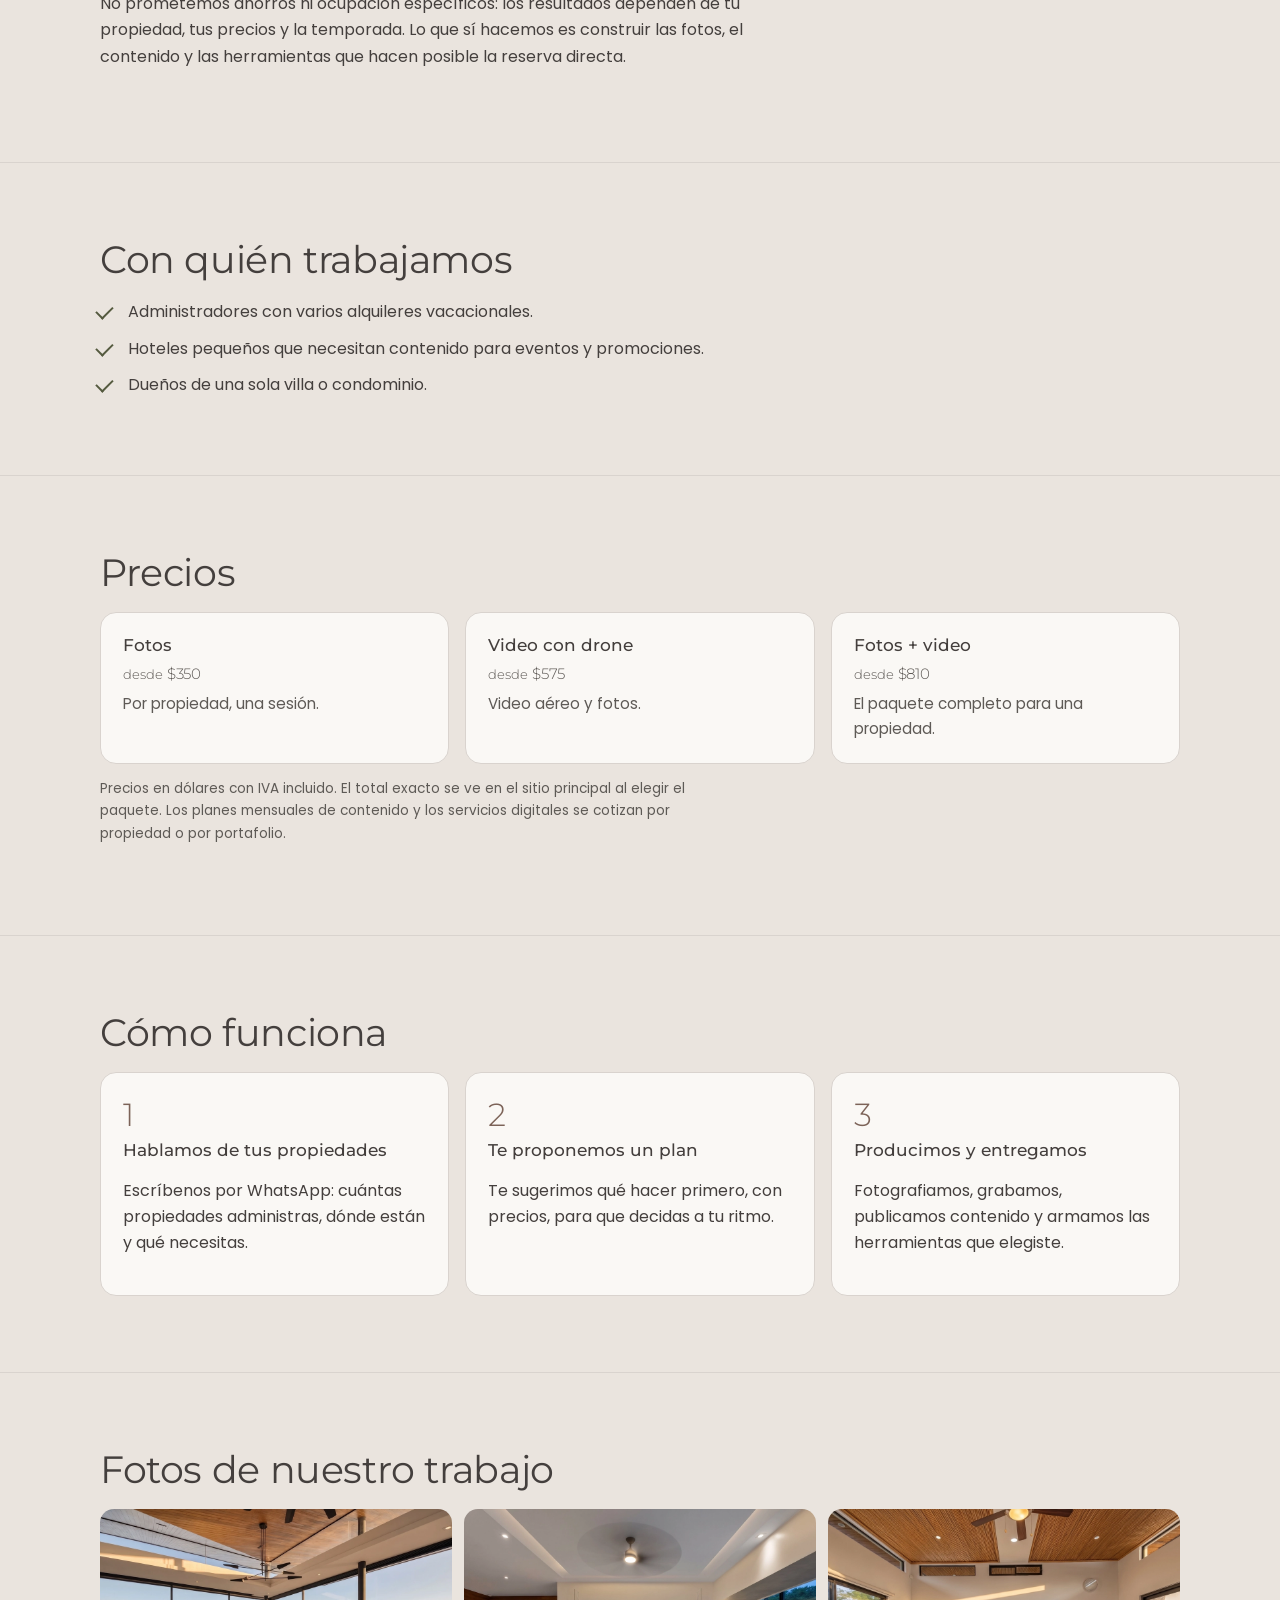
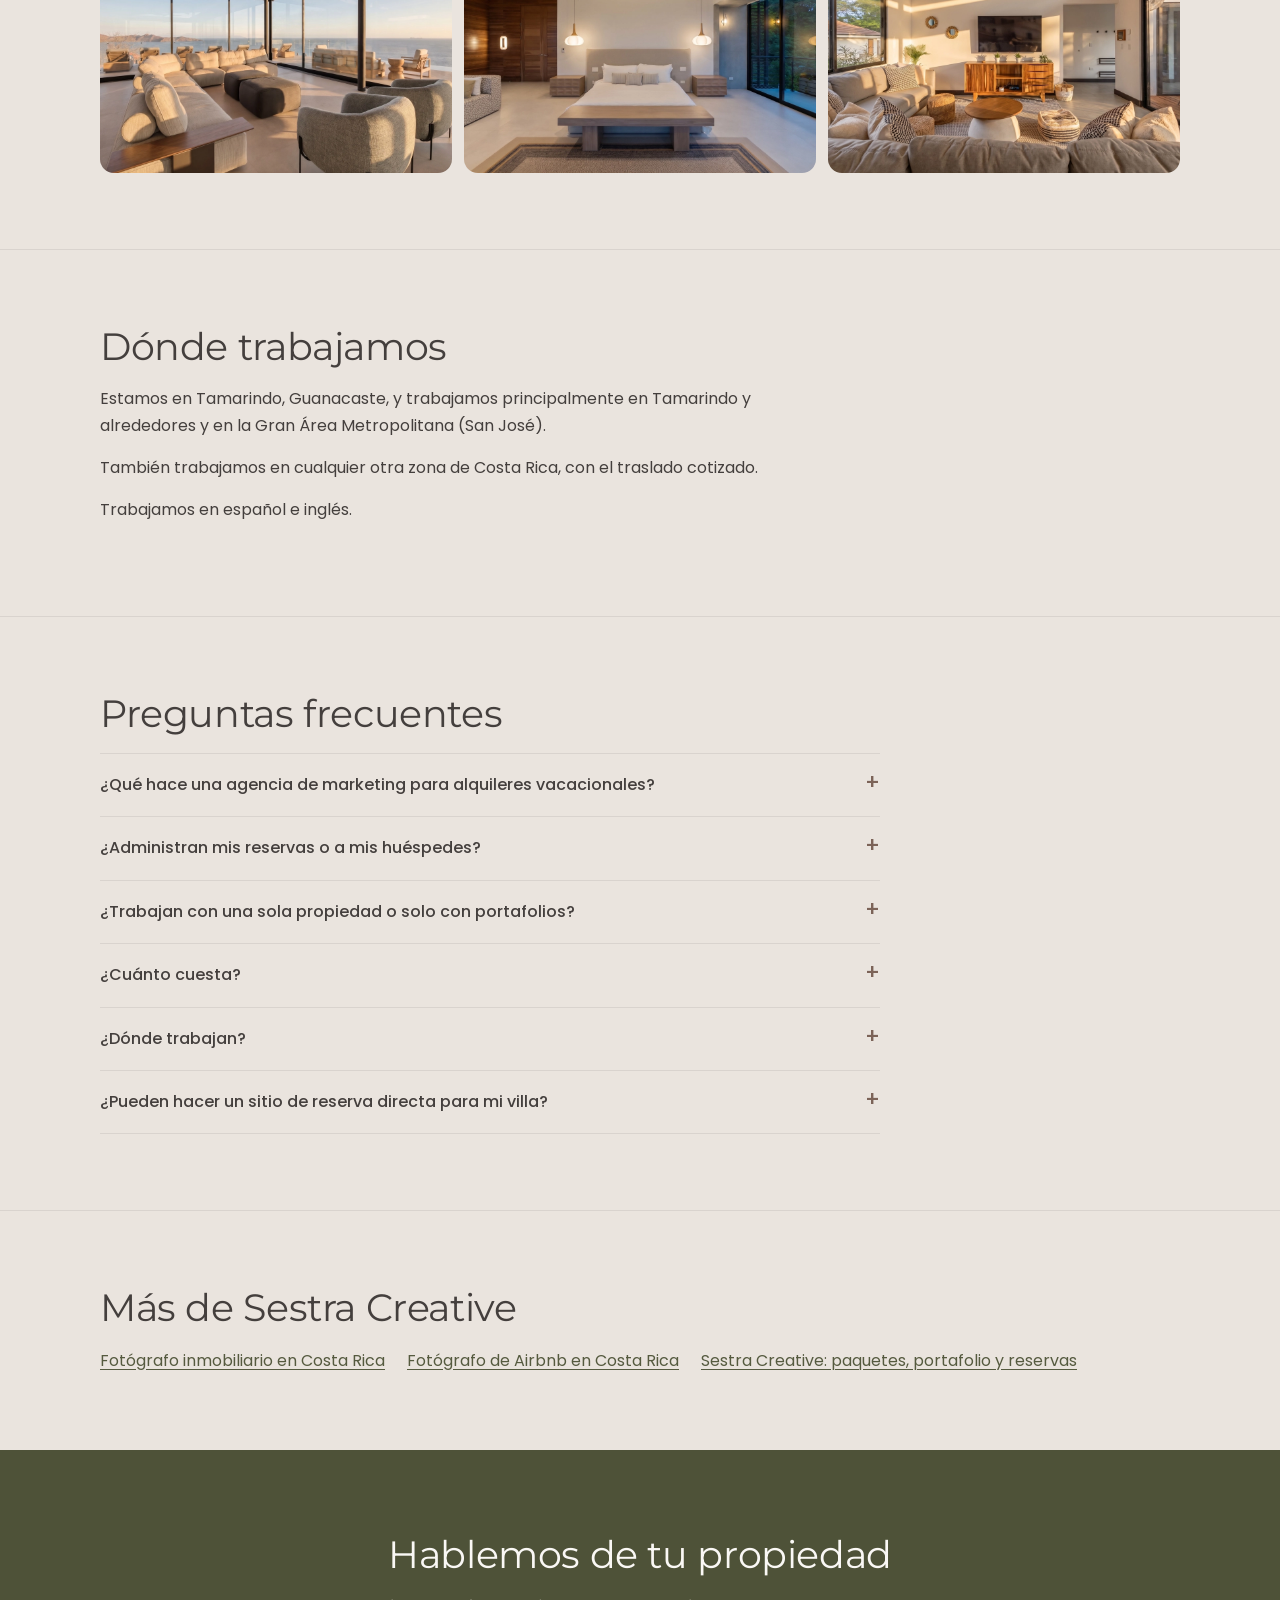
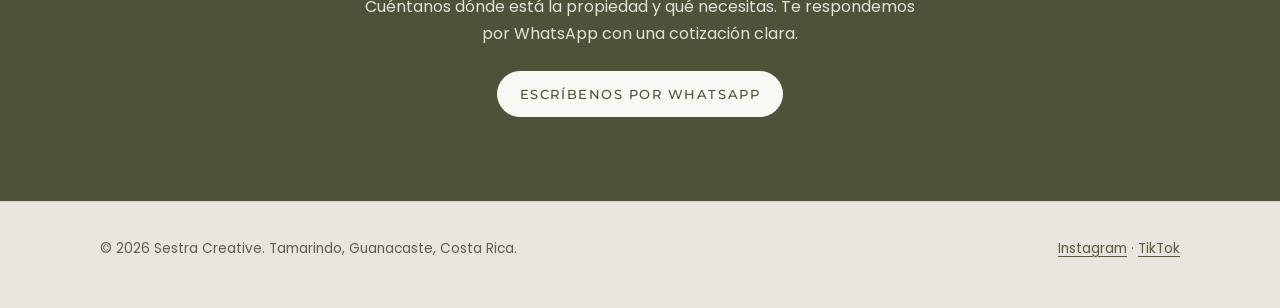
<file: marketing-alquileres-vacacionales-costa-rica.html>
<!doctype html>
<html lang="es">
<head>
<meta charset="utf-8">
<meta name="viewport" content="width=device-width, initial-scale=1">
<title>Agencia de marketing para alquileres vacacionales | Sestra Creative</title>
<meta name="description" content="Agencia de marketing para alquileres vacacionales en Guanacaste, Costa Rica: fotos profesionales, video con drone, contenido en redes y herramientas de reserva directa.">
<link rel="canonical" href="https://sestracreative.com/marketing-alquileres-vacacionales-costa-rica">
<link rel="alternate" hreflang="es" href="https://sestracreative.com/marketing-alquileres-vacacionales-costa-rica">
<link rel="alternate" hreflang="en" href="https://sestracreative.com/vacation-rental-marketing-costa-rica">
<link rel="alternate" hreflang="x-default" href="https://sestracreative.com/marketing-alquileres-vacacionales-costa-rica">
<meta property="og:site_name" content="Sestra Creative">
<meta property="og:locale" content="es_CR">
<meta property="og:type" content="website">
<meta property="og:title" content="Agencia de marketing para alquileres vacacionales | Sestra Creative">
<meta property="og:description" content="Agencia de marketing para alquileres vacacionales en Guanacaste, Costa Rica: fotos profesionales, video con drone, contenido en redes y herramientas de reserva directa.">
<meta property="og:url" content="https://sestracreative.com/marketing-alquileres-vacacionales-costa-rica">
<meta property="og:image" content="https://sestracreative.com/img/og.jpg">
<meta name="twitter:card" content="summary_large_image">
<link rel="icon" href="/favicon.ico" sizes="48x48">
<link rel="icon" type="image/png" sizes="96x96" href="/img/favicon-96.png">
<link rel="apple-touch-icon" href="/img/apple-touch-icon.png">
<link rel="preload" href="/fonts/montserrat-var.woff2" as="font" type="font/woff2" crossorigin>
<link rel="preload" href="/fonts/poppins-400.woff2" as="font" type="font/woff2" crossorigin>
<link rel="stylesheet" href="/css/pagina.css?v=1126o">
<script type="application/ld+json">{"@context":"https://schema.org","@graph":[{"@type":"Service","@id":"https://sestracreative.com/marketing-alquileres-vacacionales-costa-rica#servicio","name":"Marketing para alquileres vacacionales y hoteles","serviceType":"Marketing para alquileres vacacionales y hoteles","description":"Agencia de marketing para alquileres vacacionales en Guanacaste, Costa Rica: fotos profesionales, video con drone, contenido en redes y herramientas de reserva directa.","url":"https://sestracreative.com/marketing-alquileres-vacacionales-costa-rica","inLanguage":"es","provider":{"@id":"https://sestracreative.com/#negocio"},"areaServed":[{"@type":"Place","name":"Tamarindo"},{"@type":"AdministrativeArea","name":"Guanacaste"},{"@type":"Country","name":"Costa Rica"}],"offers":[{"@type":"Offer","name":"Fotos","priceCurrency":"USD","priceSpecification":{"@type":"PriceSpecification","minPrice":350,"priceCurrency":"USD"}},{"@type":"Offer","name":"Video con drone","priceCurrency":"USD","priceSpecification":{"@type":"PriceSpecification","minPrice":575,"priceCurrency":"USD"}},{"@type":"Offer","name":"Fotos + video","priceCurrency":"USD","priceSpecification":{"@type":"PriceSpecification","minPrice":810,"priceCurrency":"USD"}}]},{"@type":"BreadcrumbList","itemListElement":[{"@type":"ListItem","position":1,"name":"Inicio","item":"https://sestracreative.com/"},{"@type":"ListItem","position":2,"name":"Agencia de marketing para alquileres vacacionales en Costa Rica","item":"https://sestracreative.com/marketing-alquileres-vacacionales-costa-rica"}]},{"@type":"FAQPage","@id":"https://sestracreative.com/marketing-alquileres-vacacionales-costa-rica#preguntas","inLanguage":"es","mainEntity":[{"@type":"Question","name":"¿Qué hace una agencia de marketing para alquileres vacacionales?","acceptedAnswer":{"@type":"Answer","text":"Se encarga de lo que atrae huéspedes a una propiedad: fotos y video, contenido en redes y las herramientas digitales alrededor del anuncio. En Sestra Creative eso significa fotografía, video con drone, planes de contenido, sitios de reserva directa, guías del huésped, chatbots y reportes para dueños."}},{"@type":"Question","name":"¿Administran mis reservas o a mis huéspedes?","acceptedAnswer":{"@type":"Answer","text":"No. Somos una agencia de marketing y contenido, no administradores de propiedades. Nosotros hacemos las fotos, el contenido y las herramientas; tú o tu administrador siguen manejando las reservas."}},{"@type":"Question","name":"¿Trabajan con una sola propiedad o solo con portafolios?","acceptedAnswer":{"@type":"Answer","text":"Con ambos. Trabajamos con administradores de varias propiedades, hoteles pequeños y dueños de una sola propiedad."}},{"@type":"Question","name":"¿Cuánto cuesta?","acceptedAnswer":{"@type":"Answer","text":"Las fotos cuestan desde $350 por propiedad, el video con drone desde $575 y fotos más video desde $810, con IVA incluido. Los planes mensuales de contenido y los servicios digitales se cotizan en cada caso."}},{"@type":"Question","name":"¿Dónde trabajan?","acceptedAnswer":{"@type":"Answer","text":"Principalmente en Tamarindo y alrededores y en la Gran Área Metropolitana, sin costo de traslado. En cualquier otra zona de Costa Rica, con el traslado cotizado."}},{"@type":"Question","name":"¿Pueden hacer un sitio de reserva directa para mi villa?","acceptedAnswer":{"@type":"Answer","text":"Sí. Los sitios de reserva directa son parte de nuestros servicios digitales. Escríbenos con los datos de tu propiedad y te cotizamos."}}]}]}</script>
</head>
<body>
<header class="top"><div class="wrap">
<a class="brand" href="https://sestracreative.com/" aria-label="Sestra Creative"><img src="/img/logo-mark.png" alt="" width="28" height="28"><span>Sestra Creative</span></a>
<nav class="menu" aria-label="Servicios"><a href="https://sestracreative.com/">Inicio</a><a href="https://sestracreative.com/fotografo-inmobiliario-costa-rica">Fotografía inmobiliaria</a><a href="https://sestracreative.com/fotografo-airbnb-costa-rica">Fotógrafo de Airbnb</a><a href="https://sestracreative.com/vacation-rental-marketing-costa-rica" hreflang="en" lang="en">English</a><a class="btn" href="https://wa.me/50687100430?text=%C2%A1Hola%21%20Quisiera%20cotizar%20mi%20propiedad%20en%20Costa%20Rica." target="_blank" rel="noopener">WhatsApp</a></nav>
</div></header>
<main>
<section class="hero"><div class="wrap hero-grid"><div>
<p class="eyebrow">Marketing para alquileres vacacionales</p>
<h1>Agencia de marketing para alquileres vacacionales en Costa Rica</h1>
<p class="lead">Ayudamos a dueños de villas, administradores de propiedades y hoteles pequeños de Guanacaste a destacar: fotos profesionales y video con drone, contenido para Instagram y TikTok, y herramientas digitales que llevan a los huéspedes hacia ti.</p>
<div class="acts"><a class="btn" href="https://wa.me/50687100430?text=%C2%A1Hola%21%20Quisiera%20cotizar%20mi%20propiedad%20en%20Costa%20Rica." target="_blank" rel="noopener">Escríbenos por WhatsApp</a><a class="btn ghost" href="#precios">Ver paquetes</a></div>
</div><img class="hero-img" src="/img/est-07-1200.webp" alt="Sala con ventanales y vista al mar al atardecer" width="1200" height="900" fetchpriority="high" decoding="async"></div></section>
<section class="blk"><div class="wrap"><h2>Qué hacemos</h2><ul class="ticks"><li>Fotos y video con drone que muestran cada propiedad en su mejor versión.</li><li>Planes mensuales de contenido para Instagram y TikTok.</li><li>Sitio de reserva directa para tu villa o tu empresa.</li><li>Guía digital del huésped, para que encuentre en un solo lugar la entrada y los consejos de la zona.</li><li>Chatbot que responde las preguntas frecuentes de los huéspedes.</li><li>Reportes para los dueños de las propiedades.</li></ul></div></section>
<section class="blk"><div class="wrap"><h2>Por qué importan las reservas directas</h2><p>Las plataformas de reserva cobran a los anfitriones una comisión por cada reserva. Un sitio de reserva directa y tu propia audiencia (huéspedes que vuelven, seguidores en Instagram y TikTok) permiten que parte de tus huéspedes reserve sin pasar por una plataforma.</p><p>No prometemos ahorros ni ocupación específicos: los resultados dependen de tu propiedad, tus precios y la temporada. Lo que sí hacemos es construir las fotos, el contenido y las herramientas que hacen posible la reserva directa.</p></div></section>
<section class="blk"><div class="wrap"><h2>Con quién trabajamos</h2><ul class="ticks"><li>Administradores con varios alquileres vacacionales.</li><li>Hoteles pequeños que necesitan contenido para eventos y promociones.</li><li>Dueños de una sola villa o condominio.</li></ul></div></section>
<section class="blk" id="precios"><div class="wrap"><h2>Precios</h2><div class="grid g3"><div class="card"><h3>Fotos</h3><p class="price"><small>desde</small>$350</p><p>Por propiedad, una sesión.</p></div><div class="card"><h3>Video con drone</h3><p class="price"><small>desde</small>$575</p><p>Video aéreo y fotos.</p></div><div class="card"><h3>Fotos + video</h3><p class="price"><small>desde</small>$810</p><p>El paquete completo para una propiedad.</p></div></div><p class="src">Precios en dólares con IVA incluido. El total exacto se ve en el sitio principal al elegir el paquete. Los planes mensuales de contenido y los servicios digitales se cotizan por propiedad o por portafolio.</p></div></section>
<section class="blk"><div class="wrap"><h2>Cómo funciona</h2><ol class="steps"><li><h3>Hablamos de tus propiedades</h3><p>Escríbenos por WhatsApp: cuántas propiedades administras, dónde están y qué necesitas.</p></li><li><h3>Te proponemos un plan</h3><p>Te sugerimos qué hacer primero, con precios, para que decidas a tu ritmo.</p></li><li><h3>Producimos y entregamos</h3><p>Fotografiamos, grabamos, publicamos contenido y armamos las herramientas que elegiste.</p></li></ol></div></section>
<section class="blk"><div class="wrap"><h2>Fotos de nuestro trabajo</h2><div class="photos"><img src="/img/est-07-1200.webp" alt="Sala con ventanales y vista al mar al atardecer" width="1200" height="900" loading="lazy" decoding="async"><img src="/img/est-03-1200.webp" alt="Habitación con pared de madera y puertas al balcón" width="1200" height="900" loading="lazy" decoding="async"><img src="/img/est-09-1200.webp" alt="Sala con techo de madera y sofá grande" width="1200" height="900" loading="lazy" decoding="async"></div></div></section>
<section class="blk"><div class="wrap"><h2>Dónde trabajamos</h2><p>Estamos en Tamarindo, Guanacaste, y trabajamos principalmente en Tamarindo y alrededores y en la Gran Área Metropolitana (San José).</p><p>También trabajamos en cualquier otra zona de Costa Rica, con el traslado cotizado.</p><p>Trabajamos en español e inglés.</p></div></section>
<section class="blk" id="preguntas"><div class="wrap"><h2>Preguntas frecuentes</h2><details><summary>¿Qué hace una agencia de marketing para alquileres vacacionales?</summary><p>Se encarga de lo que atrae huéspedes a una propiedad: fotos y video, contenido en redes y las herramientas digitales alrededor del anuncio. En Sestra Creative eso significa fotografía, video con drone, planes de contenido, sitios de reserva directa, guías del huésped, chatbots y reportes para dueños.</p></details><details><summary>¿Administran mis reservas o a mis huéspedes?</summary><p>No. Somos una agencia de marketing y contenido, no administradores de propiedades. Nosotros hacemos las fotos, el contenido y las herramientas; tú o tu administrador siguen manejando las reservas.</p></details><details><summary>¿Trabajan con una sola propiedad o solo con portafolios?</summary><p>Con ambos. Trabajamos con administradores de varias propiedades, hoteles pequeños y dueños de una sola propiedad.</p></details><details><summary>¿Cuánto cuesta?</summary><p>Las fotos cuestan desde $350 por propiedad, el video con drone desde $575 y fotos más video desde $810, con IVA incluido. Los planes mensuales de contenido y los servicios digitales se cotizan en cada caso.</p></details><details><summary>¿Dónde trabajan?</summary><p>Principalmente en Tamarindo y alrededores y en la Gran Área Metropolitana, sin costo de traslado. En cualquier otra zona de Costa Rica, con el traslado cotizado.</p></details><details><summary>¿Pueden hacer un sitio de reserva directa para mi villa?</summary><p>Sí. Los sitios de reserva directa son parte de nuestros servicios digitales. Escríbenos con los datos de tu propiedad y te cotizamos.</p></details></div></section>
<section class="blk"><div class="wrap"><h2>Más de Sestra Creative</h2><ul class="related"><li><a href="https://sestracreative.com/fotografo-inmobiliario-costa-rica">Fotógrafo inmobiliario en Costa Rica</a></li><li><a href="https://sestracreative.com/fotografo-airbnb-costa-rica">Fotógrafo de Airbnb en Costa Rica</a></li><li><a href="https://sestracreative.com/">Sestra Creative: paquetes, portafolio y reservas</a></li></ul></div></section>
<section class="band"><div class="wrap"><h2>Hablemos de tu propiedad</h2><p>Cuéntanos dónde está la propiedad y qué necesitas. Te respondemos por WhatsApp con una cotización clara.</p><a class="btn" href="https://wa.me/50687100430?text=%C2%A1Hola%21%20Quisiera%20cotizar%20mi%20propiedad%20en%20Costa%20Rica." target="_blank" rel="noopener">Escríbenos por WhatsApp</a></div></section>
</main>
<footer><div class="wrap"><span>© 2026 Sestra Creative. Tamarindo, Guanacaste, Costa Rica.</span><span><a href="https://www.instagram.com/sestracreative" target="_blank" rel="noopener">Instagram</a> · <a href="https://www.tiktok.com/@sestra_creative" target="_blank" rel="noopener">TikTok</a></span></div></footer>
</body>
</html>
</file>
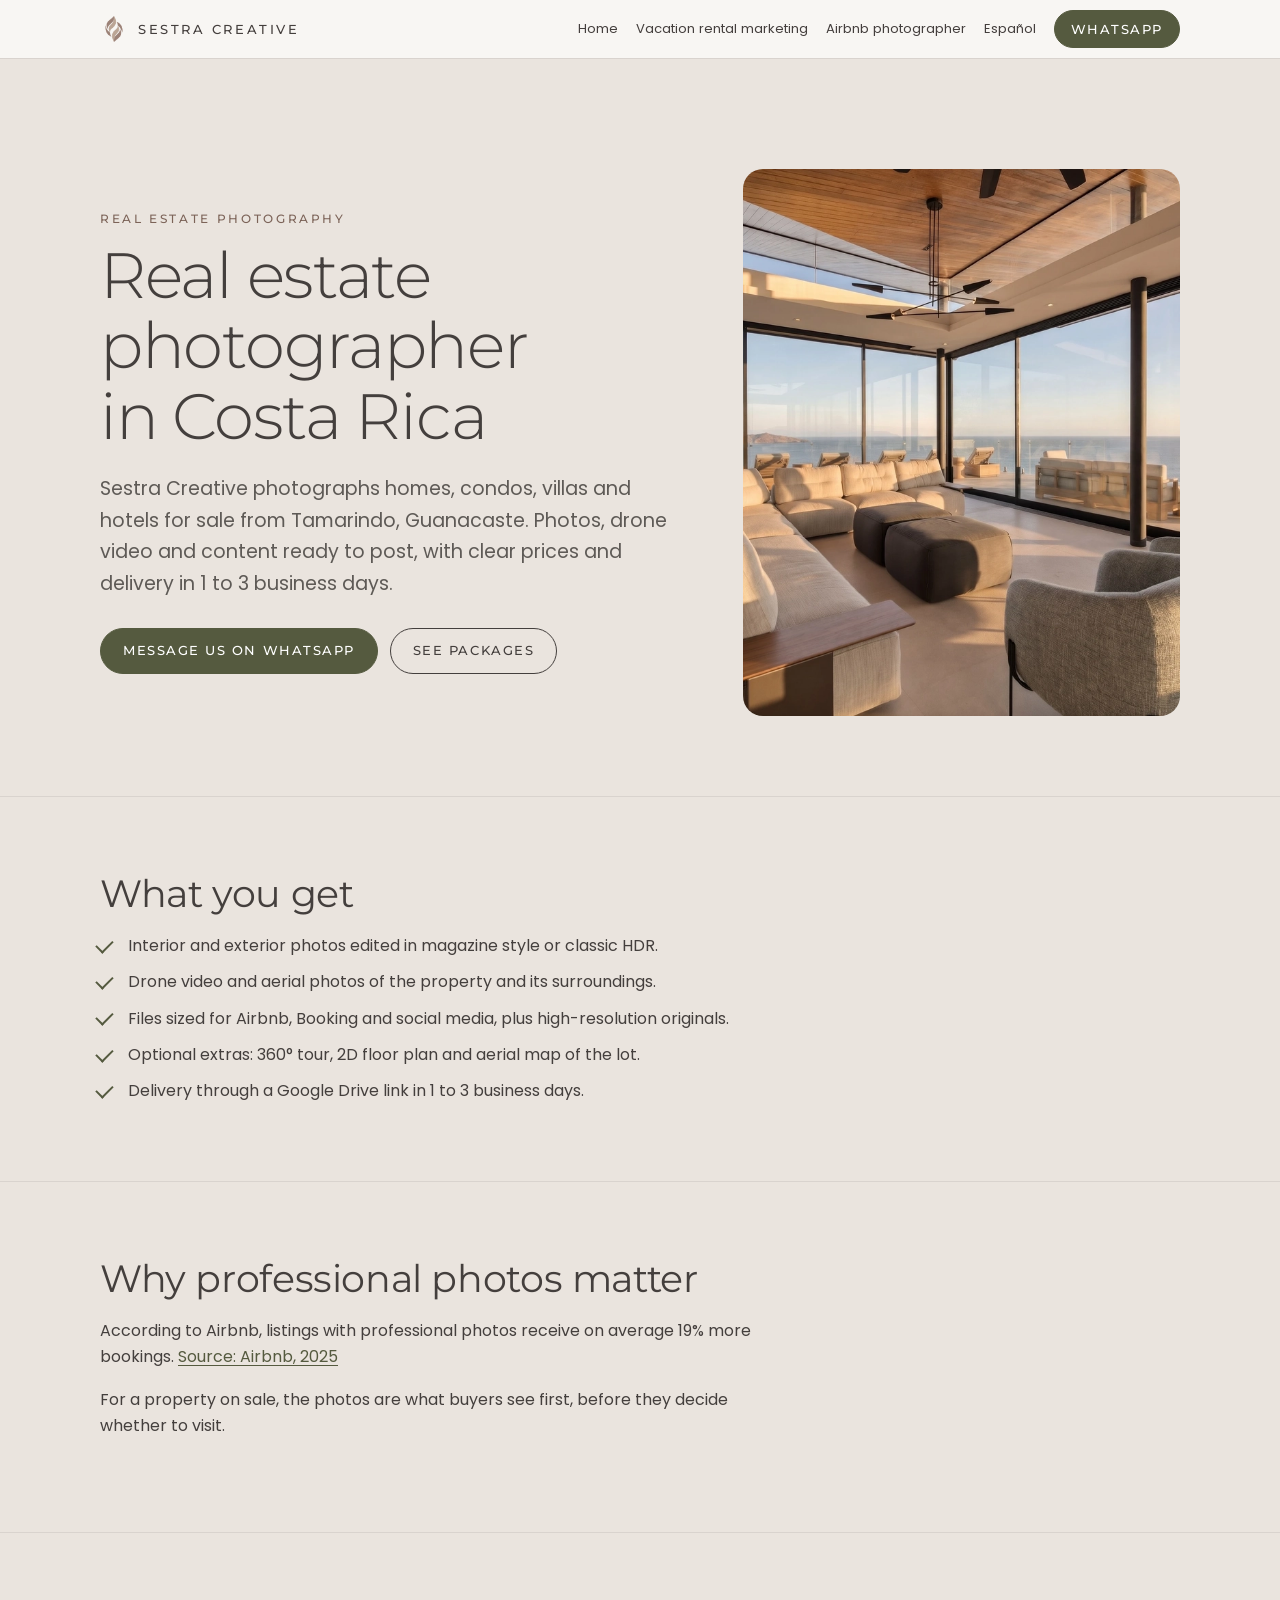
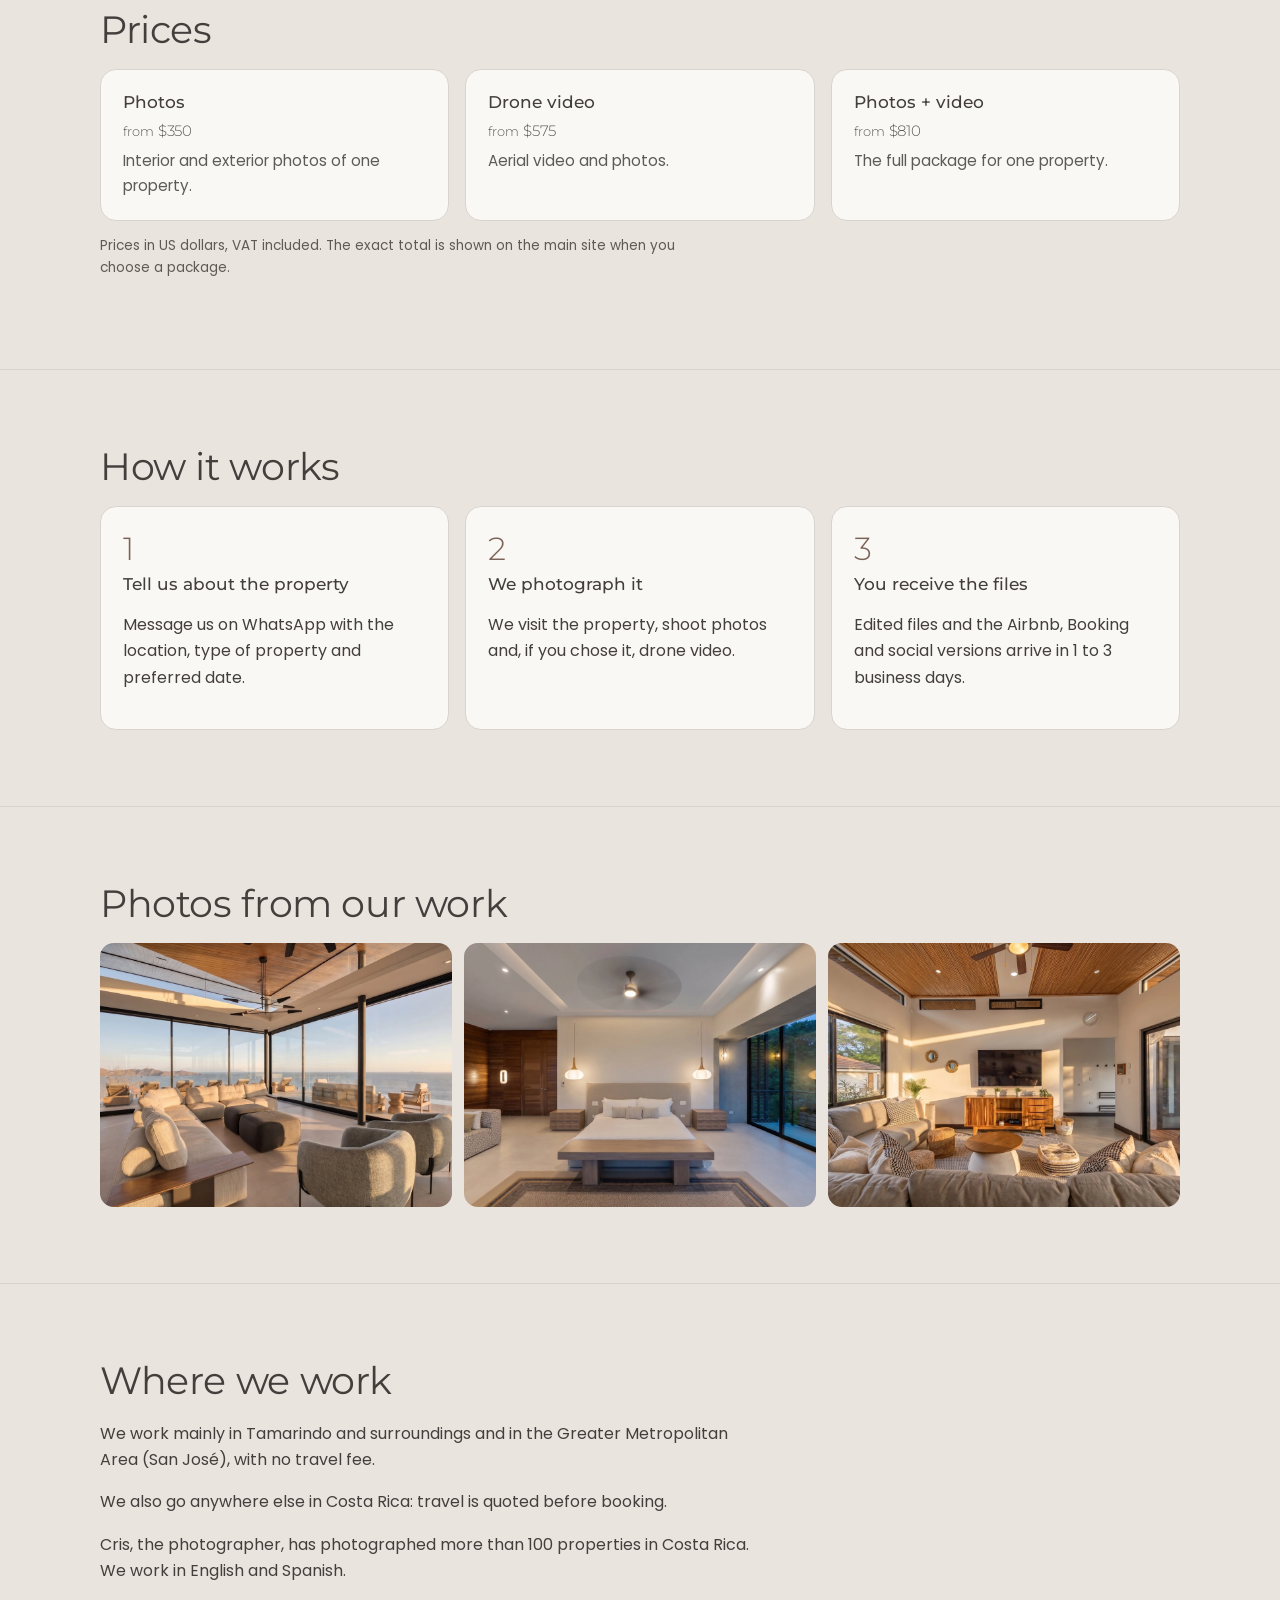
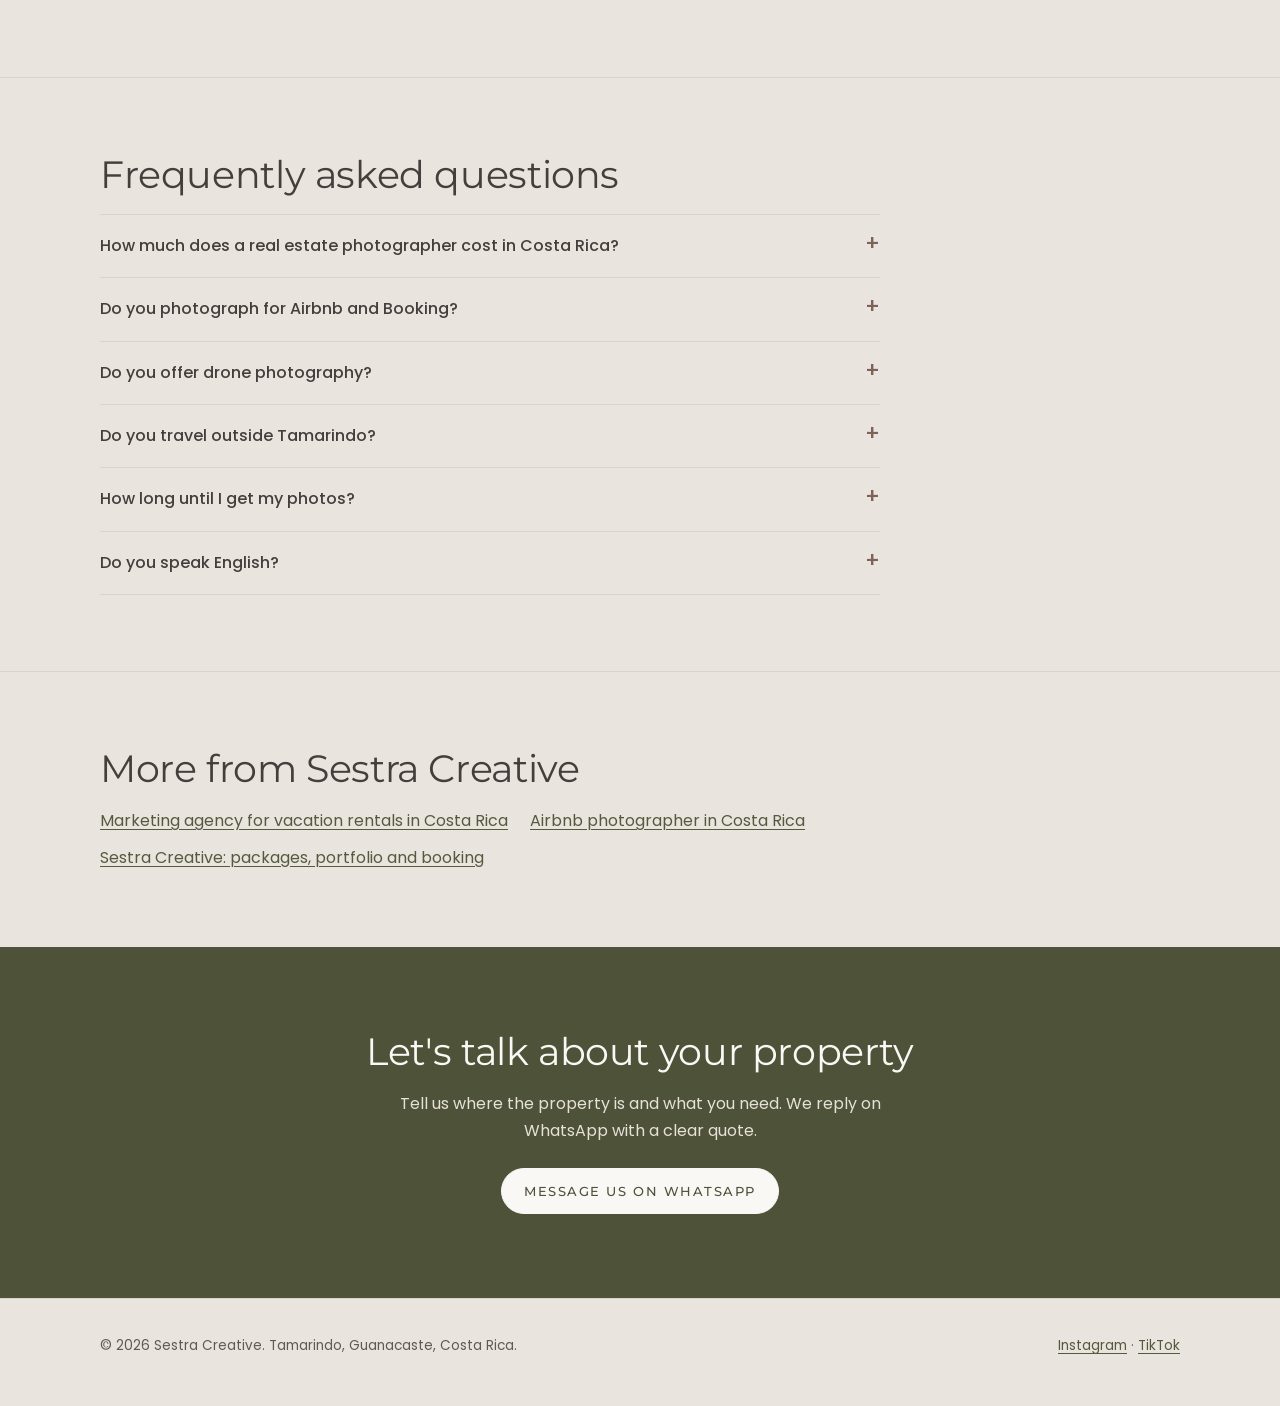
<file: real-estate-photographer-costa-rica.html>
<!doctype html>
<html lang="en">
<head>
<meta charset="utf-8">
<meta name="viewport" content="width=device-width, initial-scale=1">
<title>Real Estate Photographer in Costa Rica | Sestra Creative</title>
<meta name="description" content="Real estate photography and drone video for homes, condos and villas for sale in Tamarindo, Guanacaste and across Costa Rica. From $350, delivered in 1 to 3 business days.">
<link rel="canonical" href="https://sestracreative.com/real-estate-photographer-costa-rica">
<link rel="alternate" hreflang="es" href="https://sestracreative.com/fotografo-inmobiliario-costa-rica">
<link rel="alternate" hreflang="en" href="https://sestracreative.com/real-estate-photographer-costa-rica">
<link rel="alternate" hreflang="x-default" href="https://sestracreative.com/fotografo-inmobiliario-costa-rica">
<meta property="og:site_name" content="Sestra Creative">
<meta property="og:locale" content="en_US">
<meta property="og:type" content="website">
<meta property="og:title" content="Real Estate Photographer in Costa Rica | Sestra Creative">
<meta property="og:description" content="Real estate photography and drone video for homes, condos and villas for sale in Tamarindo, Guanacaste and across Costa Rica. From $350, delivered in 1 to 3 business days.">
<meta property="og:url" content="https://sestracreative.com/real-estate-photographer-costa-rica">
<meta property="og:image" content="https://sestracreative.com/img/og.jpg">
<meta name="twitter:card" content="summary_large_image">
<link rel="icon" href="/favicon.ico" sizes="48x48">
<link rel="icon" type="image/png" sizes="96x96" href="/img/favicon-96.png">
<link rel="apple-touch-icon" href="/img/apple-touch-icon.png">
<link rel="preload" href="/fonts/montserrat-var.woff2" as="font" type="font/woff2" crossorigin>
<link rel="preload" href="/fonts/poppins-400.woff2" as="font" type="font/woff2" crossorigin>
<link rel="stylesheet" href="/css/pagina.css?v=1126o">
<script type="application/ld+json">{"@context":"https://schema.org","@graph":[{"@type":"Service","@id":"https://sestracreative.com/real-estate-photographer-costa-rica#servicio","name":"Real estate and vacation rental photography","serviceType":"Real estate and vacation rental photography","description":"Real estate photography and drone video for homes, condos and villas for sale in Tamarindo, Guanacaste and across Costa Rica. From $350, delivered in 1 to 3 business days.","url":"https://sestracreative.com/real-estate-photographer-costa-rica","inLanguage":"en","provider":{"@id":"https://sestracreative.com/#negocio"},"areaServed":[{"@type":"Place","name":"Tamarindo"},{"@type":"AdministrativeArea","name":"Guanacaste"},{"@type":"Country","name":"Costa Rica"}],"offers":[{"@type":"Offer","name":"Photos","priceCurrency":"USD","priceSpecification":{"@type":"PriceSpecification","minPrice":350,"priceCurrency":"USD"}},{"@type":"Offer","name":"Drone video","priceCurrency":"USD","priceSpecification":{"@type":"PriceSpecification","minPrice":575,"priceCurrency":"USD"}},{"@type":"Offer","name":"Photos + video","priceCurrency":"USD","priceSpecification":{"@type":"PriceSpecification","minPrice":810,"priceCurrency":"USD"}}]},{"@type":"BreadcrumbList","itemListElement":[{"@type":"ListItem","position":1,"name":"Home","item":"https://sestracreative.com/en"},{"@type":"ListItem","position":2,"name":"Real estate photographer in Costa Rica","item":"https://sestracreative.com/real-estate-photographer-costa-rica"}]},{"@type":"FAQPage","@id":"https://sestracreative.com/real-estate-photographer-costa-rica#preguntas","inLanguage":"en","mainEntity":[{"@type":"Question","name":"How much does a real estate photographer cost in Costa Rica?","acceptedAnswer":{"@type":"Answer","text":"At Sestra Creative, photos start at $350 per property, drone video at $575 and photos plus video at $810. Prices are in US dollars and include VAT."}},{"@type":"Question","name":"Do you photograph for Airbnb and Booking?","acceptedAnswer":{"@type":"Answer","text":"Yes. Every delivery includes versions sized for Airbnb, Booking and social media, plus the high-resolution originals."}},{"@type":"Question","name":"Do you offer drone photography?","acceptedAnswer":{"@type":"Answer","text":"Yes. Drone video and aerial photos are available alone or together with the property photos."}},{"@type":"Question","name":"Do you travel outside Tamarindo?","acceptedAnswer":{"@type":"Answer","text":"Yes. There is no travel fee in Tamarindo and surroundings or in the Greater Metropolitan Area. Anywhere else in Costa Rica we quote travel before booking."}},{"@type":"Question","name":"How long until I get my photos?","acceptedAnswer":{"@type":"Answer","text":"Between 1 and 3 business days, through a Google Drive link."}},{"@type":"Question","name":"Do you speak English?","acceptedAnswer":{"@type":"Answer","text":"Yes. We work in English and Spanish."}}]}]}</script>
</head>
<body>
<header class="top"><div class="wrap">
<a class="brand" href="https://sestracreative.com/en" aria-label="Sestra Creative"><img src="/img/logo-mark.png" alt="" width="28" height="28"><span>Sestra Creative</span></a>
<nav class="menu" aria-label="Services"><a href="https://sestracreative.com/en">Home</a><a href="https://sestracreative.com/vacation-rental-marketing-costa-rica">Vacation rental marketing</a><a href="https://sestracreative.com/airbnb-photographer-costa-rica">Airbnb photographer</a><a href="https://sestracreative.com/fotografo-inmobiliario-costa-rica" hreflang="es" lang="es">Español</a><a class="btn" href="https://wa.me/50687100430?text=Hi%21%20I%27d%20like%20a%20quote%20for%20my%20property%20in%20Costa%20Rica." target="_blank" rel="noopener">WhatsApp</a></nav>
</div></header>
<main>
<section class="hero"><div class="wrap hero-grid"><div>
<p class="eyebrow">Real estate photography</p>
<h1>Real estate photographer in Costa Rica</h1>
<p class="lead">Sestra Creative photographs homes, condos, villas and hotels for sale from Tamarindo, Guanacaste. Photos, drone video and content ready to post, with clear prices and delivery in 1 to 3 business days.</p>
<div class="acts"><a class="btn" href="https://wa.me/50687100430?text=Hi%21%20I%27d%20like%20a%20quote%20for%20my%20property%20in%20Costa%20Rica." target="_blank" rel="noopener">Message us on WhatsApp</a><a class="btn ghost" href="#precios">See packages</a></div>
</div><img class="hero-img" src="/img/est-07-1200.webp" alt="Living room with floor-to-ceiling windows and sunset sea view" width="1200" height="900" fetchpriority="high" decoding="async"></div></section>
<section class="blk"><div class="wrap"><h2>What you get</h2><ul class="ticks"><li>Interior and exterior photos edited in magazine style or classic HDR.</li><li>Drone video and aerial photos of the property and its surroundings.</li><li>Files sized for Airbnb, Booking and social media, plus high-resolution originals.</li><li>Optional extras: 360° tour, 2D floor plan and aerial map of the lot.</li><li>Delivery through a Google Drive link in 1 to 3 business days.</li></ul></div></section>
<section class="blk"><div class="wrap"><h2>Why professional photos matter</h2><p>According to Airbnb, listings with professional photos receive on average 19% more bookings. <a href="https://www.airbnb.com/photography" target="_blank" rel="noopener">Source: Airbnb, 2025</a></p><p>For a property on sale, the photos are what buyers see first, before they decide whether to visit.</p></div></section>
<section class="blk" id="precios"><div class="wrap"><h2>Prices</h2><div class="grid g3"><div class="card"><h3>Photos</h3><p class="price"><small>from</small>$350</p><p>Interior and exterior photos of one property.</p></div><div class="card"><h3>Drone video</h3><p class="price"><small>from</small>$575</p><p>Aerial video and photos.</p></div><div class="card"><h3>Photos + video</h3><p class="price"><small>from</small>$810</p><p>The full package for one property.</p></div></div><p class="src">Prices in US dollars, VAT included. The exact total is shown on the main site when you choose a package.</p></div></section>
<section class="blk"><div class="wrap"><h2>How it works</h2><ol class="steps"><li><h3>Tell us about the property</h3><p>Message us on WhatsApp with the location, type of property and preferred date.</p></li><li><h3>We photograph it</h3><p>We visit the property, shoot photos and, if you chose it, drone video.</p></li><li><h3>You receive the files</h3><p>Edited files and the Airbnb, Booking and social versions arrive in 1 to 3 business days.</p></li></ol></div></section>
<section class="blk"><div class="wrap"><h2>Photos from our work</h2><div class="photos"><img src="/img/est-07-1200.webp" alt="Living room with floor-to-ceiling windows and sunset sea view" width="1200" height="900" loading="lazy" decoding="async"><img src="/img/est-03-1200.webp" alt="Bedroom with a wood wall and balcony doors" width="1200" height="900" loading="lazy" decoding="async"><img src="/img/est-09-1200.webp" alt="Living room with a wood ceiling and large sofa" width="1200" height="900" loading="lazy" decoding="async"></div></div></section>
<section class="blk"><div class="wrap"><h2>Where we work</h2><p>We work mainly in Tamarindo and surroundings and in the Greater Metropolitan Area (San José), with no travel fee.</p><p>We also go anywhere else in Costa Rica: travel is quoted before booking.</p><p>Cris, the photographer, has photographed more than 100 properties in Costa Rica. We work in English and Spanish.</p></div></section>
<section class="blk" id="preguntas"><div class="wrap"><h2>Frequently asked questions</h2><details><summary>How much does a real estate photographer cost in Costa Rica?</summary><p>At Sestra Creative, photos start at $350 per property, drone video at $575 and photos plus video at $810. Prices are in US dollars and include VAT.</p></details><details><summary>Do you photograph for Airbnb and Booking?</summary><p>Yes. Every delivery includes versions sized for Airbnb, Booking and social media, plus the high-resolution originals.</p></details><details><summary>Do you offer drone photography?</summary><p>Yes. Drone video and aerial photos are available alone or together with the property photos.</p></details><details><summary>Do you travel outside Tamarindo?</summary><p>Yes. There is no travel fee in Tamarindo and surroundings or in the Greater Metropolitan Area. Anywhere else in Costa Rica we quote travel before booking.</p></details><details><summary>How long until I get my photos?</summary><p>Between 1 and 3 business days, through a Google Drive link.</p></details><details><summary>Do you speak English?</summary><p>Yes. We work in English and Spanish.</p></details></div></section>
<section class="blk"><div class="wrap"><h2>More from Sestra Creative</h2><ul class="related"><li><a href="https://sestracreative.com/vacation-rental-marketing-costa-rica">Marketing agency for vacation rentals in Costa Rica</a></li><li><a href="https://sestracreative.com/airbnb-photographer-costa-rica">Airbnb photographer in Costa Rica</a></li><li><a href="https://sestracreative.com/en">Sestra Creative: packages, portfolio and booking</a></li></ul></div></section>
<section class="band"><div class="wrap"><h2>Let&#x27;s talk about your property</h2><p>Tell us where the property is and what you need. We reply on WhatsApp with a clear quote.</p><a class="btn" href="https://wa.me/50687100430?text=Hi%21%20I%27d%20like%20a%20quote%20for%20my%20property%20in%20Costa%20Rica." target="_blank" rel="noopener">Message us on WhatsApp</a></div></section>
</main>
<footer><div class="wrap"><span>© 2026 Sestra Creative. Tamarindo, Guanacaste, Costa Rica.</span><span><a href="https://www.instagram.com/sestracreative" target="_blank" rel="noopener">Instagram</a> · <a href="https://www.tiktok.com/@sestra_creative" target="_blank" rel="noopener">TikTok</a></span></div></footer>
</body>
</html>
</file>
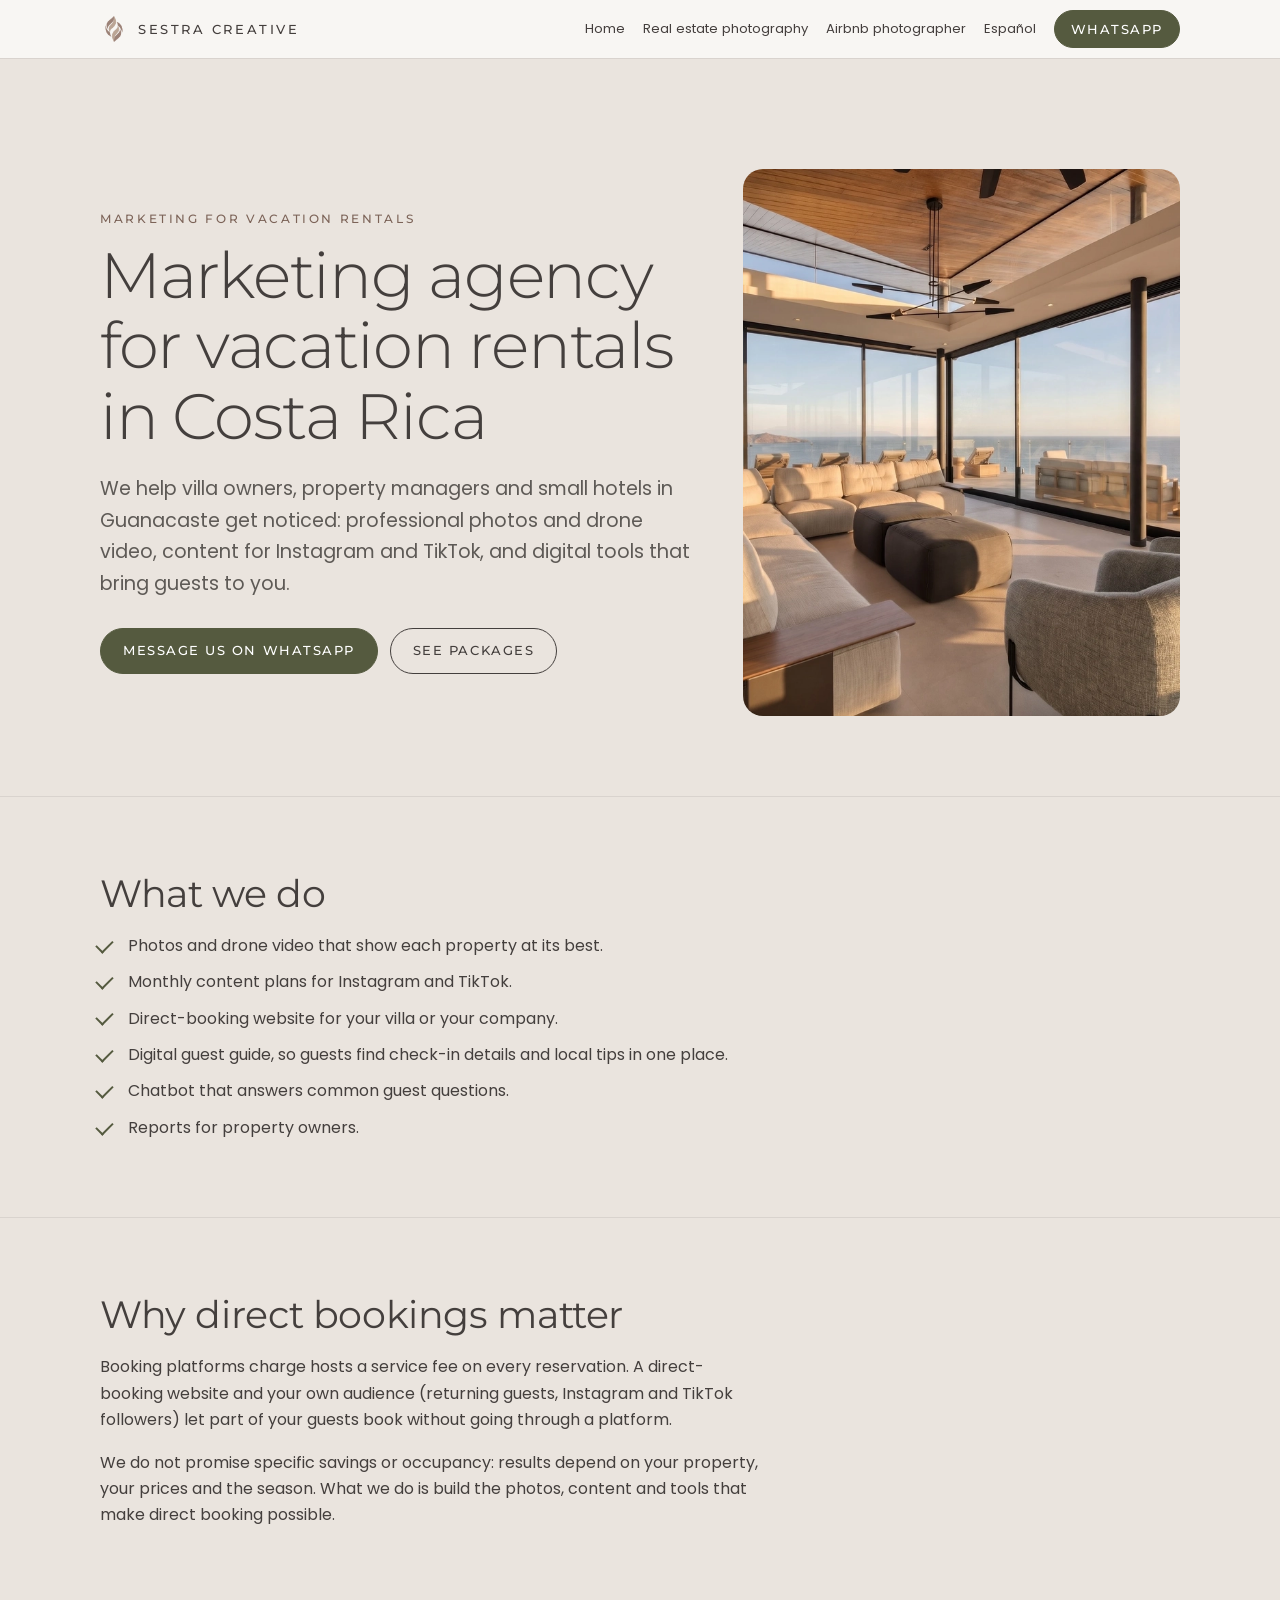
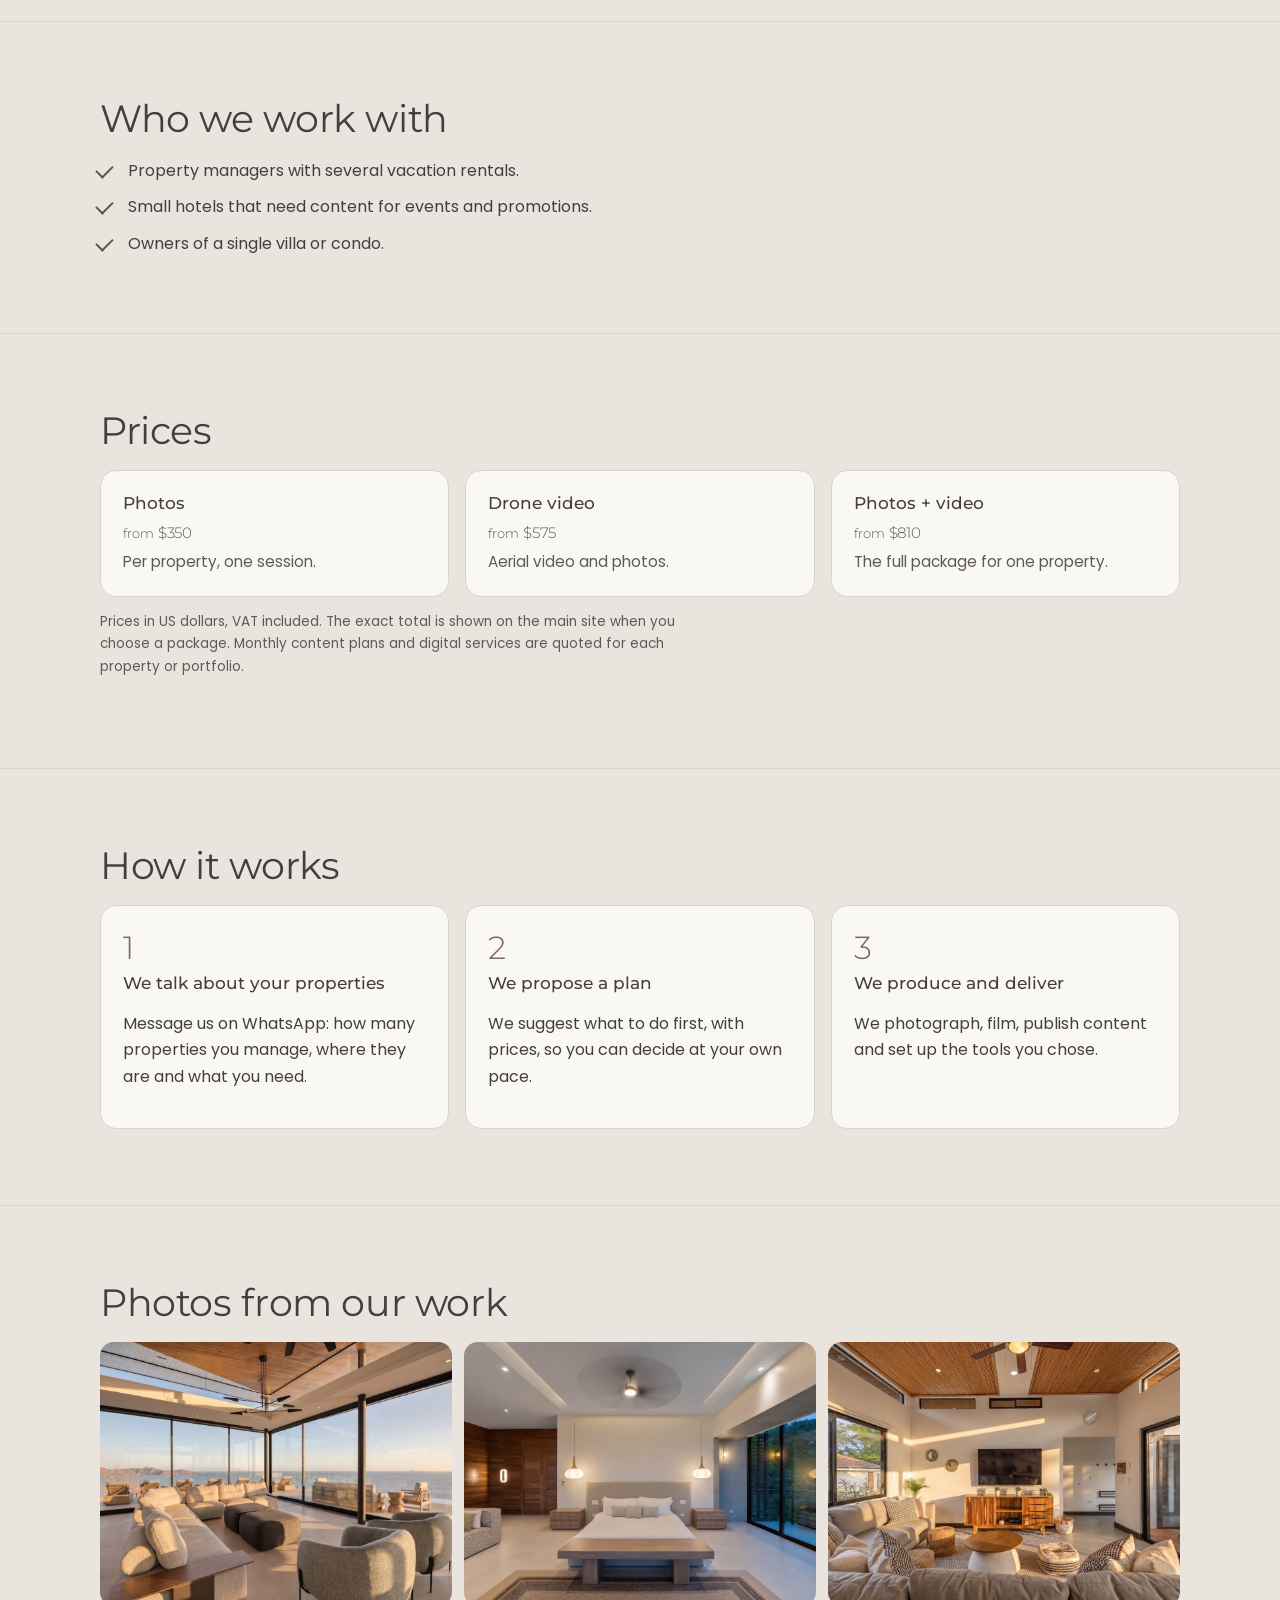
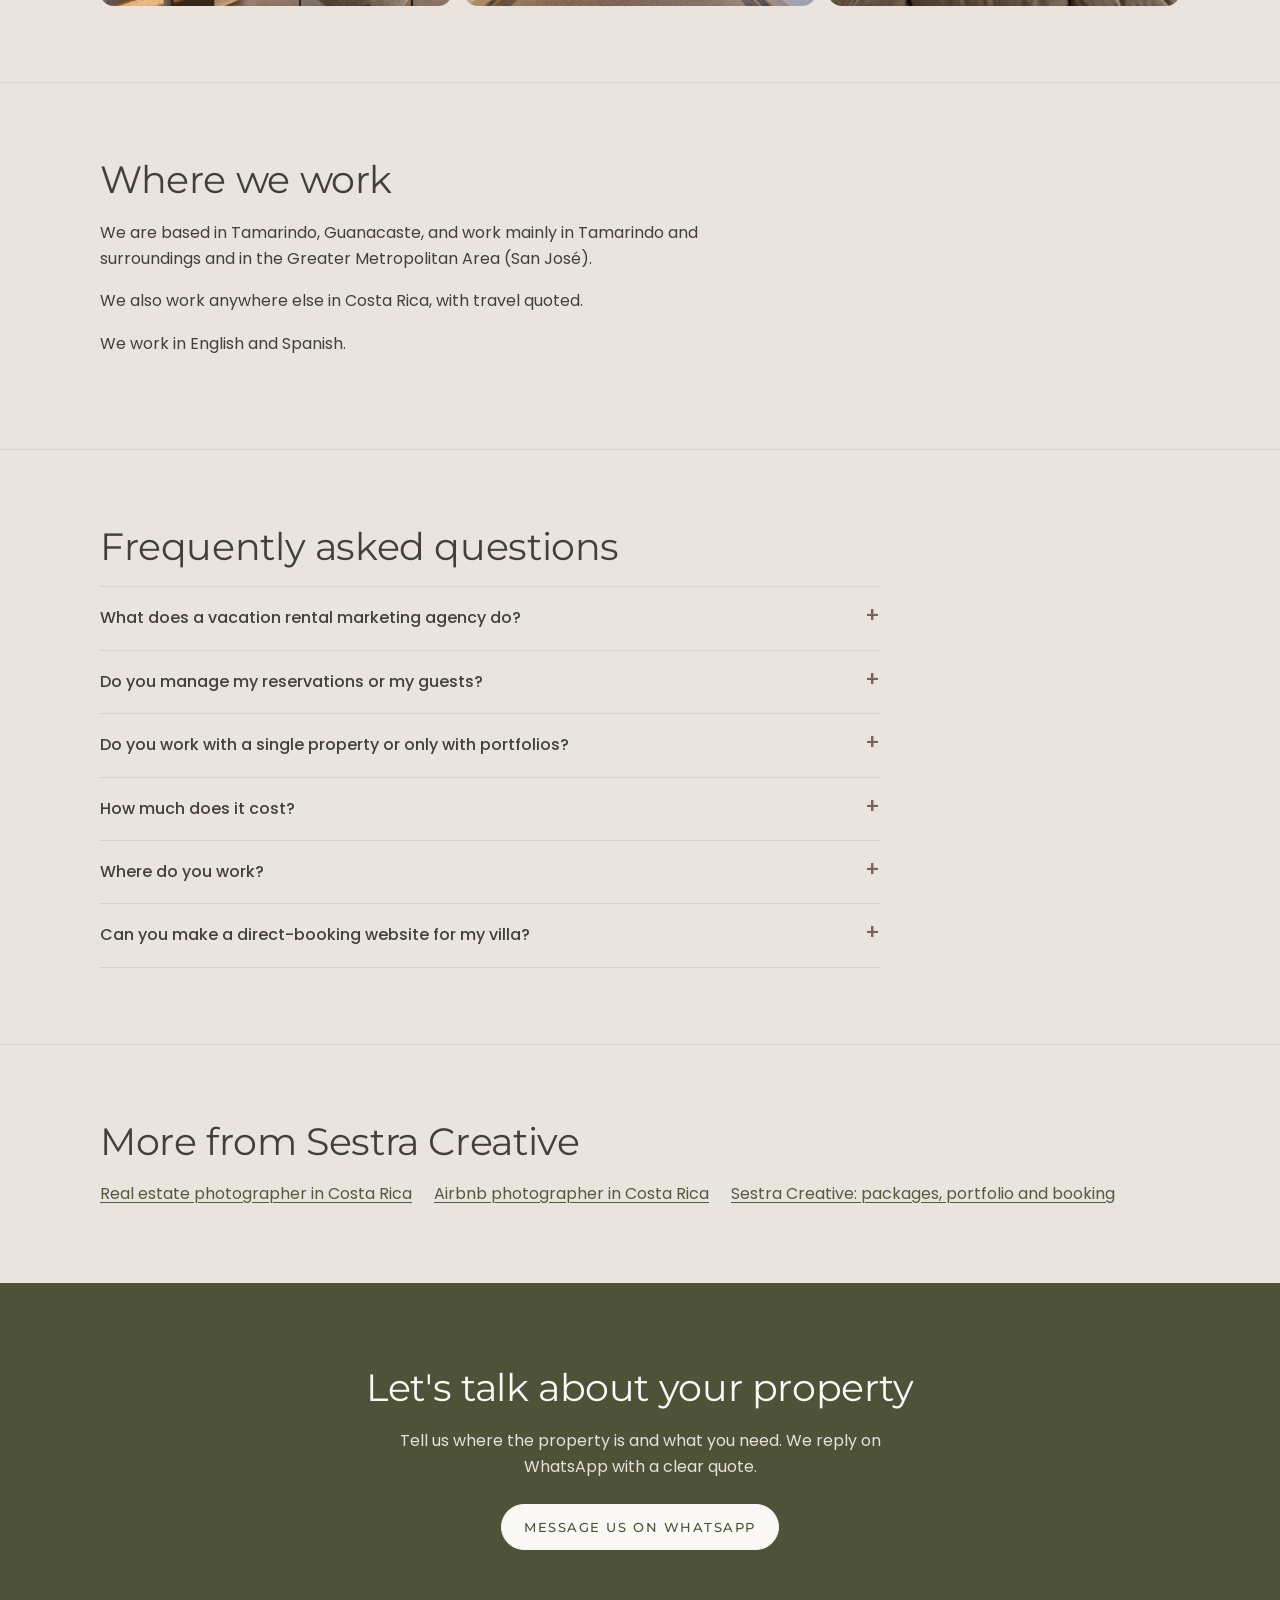
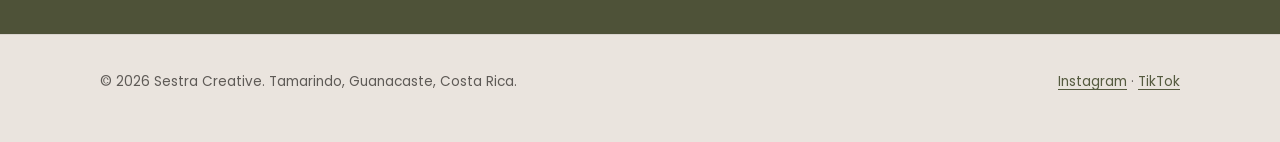
<file: vacation-rental-marketing-costa-rica.html>
<!doctype html>
<html lang="en">
<head>
<meta charset="utf-8">
<meta name="viewport" content="width=device-width, initial-scale=1">
<title>Vacation Rental Marketing Agency in Costa Rica | Sestra Creative</title>
<meta name="description" content="Marketing agency for vacation rentals in Guanacaste, Costa Rica: professional photos, drone video, social content and direct-booking tools for villas and small hotels.">
<link rel="canonical" href="https://sestracreative.com/vacation-rental-marketing-costa-rica">
<link rel="alternate" hreflang="es" href="https://sestracreative.com/marketing-alquileres-vacacionales-costa-rica">
<link rel="alternate" hreflang="en" href="https://sestracreative.com/vacation-rental-marketing-costa-rica">
<link rel="alternate" hreflang="x-default" href="https://sestracreative.com/marketing-alquileres-vacacionales-costa-rica">
<meta property="og:site_name" content="Sestra Creative">
<meta property="og:locale" content="en_US">
<meta property="og:type" content="website">
<meta property="og:title" content="Vacation Rental Marketing Agency in Costa Rica | Sestra Creative">
<meta property="og:description" content="Marketing agency for vacation rentals in Guanacaste, Costa Rica: professional photos, drone video, social content and direct-booking tools for villas and small hotels.">
<meta property="og:url" content="https://sestracreative.com/vacation-rental-marketing-costa-rica">
<meta property="og:image" content="https://sestracreative.com/img/og.jpg">
<meta name="twitter:card" content="summary_large_image">
<link rel="icon" href="/favicon.ico" sizes="48x48">
<link rel="icon" type="image/png" sizes="96x96" href="/img/favicon-96.png">
<link rel="apple-touch-icon" href="/img/apple-touch-icon.png">
<link rel="preload" href="/fonts/montserrat-var.woff2" as="font" type="font/woff2" crossorigin>
<link rel="preload" href="/fonts/poppins-400.woff2" as="font" type="font/woff2" crossorigin>
<link rel="stylesheet" href="/css/pagina.css?v=1126o">
<script type="application/ld+json">{"@context":"https://schema.org","@graph":[{"@type":"Service","@id":"https://sestracreative.com/vacation-rental-marketing-costa-rica#servicio","name":"Marketing for vacation rentals and hotels","serviceType":"Marketing for vacation rentals and hotels","description":"Marketing agency for vacation rentals in Guanacaste, Costa Rica: professional photos, drone video, social content and direct-booking tools for villas and small hotels.","url":"https://sestracreative.com/vacation-rental-marketing-costa-rica","inLanguage":"en","provider":{"@id":"https://sestracreative.com/#negocio"},"areaServed":[{"@type":"Place","name":"Tamarindo"},{"@type":"AdministrativeArea","name":"Guanacaste"},{"@type":"Country","name":"Costa Rica"}],"offers":[{"@type":"Offer","name":"Photos","priceCurrency":"USD","priceSpecification":{"@type":"PriceSpecification","minPrice":350,"priceCurrency":"USD"}},{"@type":"Offer","name":"Drone video","priceCurrency":"USD","priceSpecification":{"@type":"PriceSpecification","minPrice":575,"priceCurrency":"USD"}},{"@type":"Offer","name":"Photos + video","priceCurrency":"USD","priceSpecification":{"@type":"PriceSpecification","minPrice":810,"priceCurrency":"USD"}}]},{"@type":"BreadcrumbList","itemListElement":[{"@type":"ListItem","position":1,"name":"Home","item":"https://sestracreative.com/en"},{"@type":"ListItem","position":2,"name":"Marketing agency for vacation rentals in Costa Rica","item":"https://sestracreative.com/vacation-rental-marketing-costa-rica"}]},{"@type":"FAQPage","@id":"https://sestracreative.com/vacation-rental-marketing-costa-rica#preguntas","inLanguage":"en","mainEntity":[{"@type":"Question","name":"What does a vacation rental marketing agency do?","acceptedAnswer":{"@type":"Answer","text":"It handles what attracts guests to a property: photos and video, social media content, and the digital tools around the listing. At Sestra Creative that means photography, drone video, content plans, direct-booking sites, guest guides, chatbots and owner reports."}},{"@type":"Question","name":"Do you manage my reservations or my guests?","acceptedAnswer":{"@type":"Answer","text":"No. We are a marketing and content agency, not a property manager. We make the photos, content and tools; you or your manager keep running the bookings."}},{"@type":"Question","name":"Do you work with a single property or only with portfolios?","acceptedAnswer":{"@type":"Answer","text":"Both. We work with managers who handle several properties, small hotels and owners of one property."}},{"@type":"Question","name":"How much does it cost?","acceptedAnswer":{"@type":"Answer","text":"Photos start at $350 per property, drone video at $575 and photos plus video at $810, VAT included. Monthly content plans and digital services are quoted for each case."}},{"@type":"Question","name":"Where do you work?","acceptedAnswer":{"@type":"Answer","text":"Mainly in Tamarindo and surroundings and in the Greater Metropolitan Area, with no travel fee. Anywhere else in Costa Rica, with travel quoted."}},{"@type":"Question","name":"Can you make a direct-booking website for my villa?","acceptedAnswer":{"@type":"Answer","text":"Yes. Direct-booking sites are part of our digital services. Message us with your property and we will quote it."}}]}]}</script>
</head>
<body>
<header class="top"><div class="wrap">
<a class="brand" href="https://sestracreative.com/en" aria-label="Sestra Creative"><img src="/img/logo-mark.png" alt="" width="28" height="28"><span>Sestra Creative</span></a>
<nav class="menu" aria-label="Services"><a href="https://sestracreative.com/en">Home</a><a href="https://sestracreative.com/real-estate-photographer-costa-rica">Real estate photography</a><a href="https://sestracreative.com/airbnb-photographer-costa-rica">Airbnb photographer</a><a href="https://sestracreative.com/marketing-alquileres-vacacionales-costa-rica" hreflang="es" lang="es">Español</a><a class="btn" href="https://wa.me/50687100430?text=Hi%21%20I%27d%20like%20a%20quote%20for%20my%20property%20in%20Costa%20Rica." target="_blank" rel="noopener">WhatsApp</a></nav>
</div></header>
<main>
<section class="hero"><div class="wrap hero-grid"><div>
<p class="eyebrow">Marketing for vacation rentals</p>
<h1>Marketing agency for vacation rentals in Costa Rica</h1>
<p class="lead">We help villa owners, property managers and small hotels in Guanacaste get noticed: professional photos and drone video, content for Instagram and TikTok, and digital tools that bring guests to you.</p>
<div class="acts"><a class="btn" href="https://wa.me/50687100430?text=Hi%21%20I%27d%20like%20a%20quote%20for%20my%20property%20in%20Costa%20Rica." target="_blank" rel="noopener">Message us on WhatsApp</a><a class="btn ghost" href="#precios">See packages</a></div>
</div><img class="hero-img" src="/img/est-07-1200.webp" alt="Living room with floor-to-ceiling windows and sunset sea view" width="1200" height="900" fetchpriority="high" decoding="async"></div></section>
<section class="blk"><div class="wrap"><h2>What we do</h2><ul class="ticks"><li>Photos and drone video that show each property at its best.</li><li>Monthly content plans for Instagram and TikTok.</li><li>Direct-booking website for your villa or your company.</li><li>Digital guest guide, so guests find check-in details and local tips in one place.</li><li>Chatbot that answers common guest questions.</li><li>Reports for property owners.</li></ul></div></section>
<section class="blk"><div class="wrap"><h2>Why direct bookings matter</h2><p>Booking platforms charge hosts a service fee on every reservation. A direct-booking website and your own audience (returning guests, Instagram and TikTok followers) let part of your guests book without going through a platform.</p><p>We do not promise specific savings or occupancy: results depend on your property, your prices and the season. What we do is build the photos, content and tools that make direct booking possible.</p></div></section>
<section class="blk"><div class="wrap"><h2>Who we work with</h2><ul class="ticks"><li>Property managers with several vacation rentals.</li><li>Small hotels that need content for events and promotions.</li><li>Owners of a single villa or condo.</li></ul></div></section>
<section class="blk" id="precios"><div class="wrap"><h2>Prices</h2><div class="grid g3"><div class="card"><h3>Photos</h3><p class="price"><small>from</small>$350</p><p>Per property, one session.</p></div><div class="card"><h3>Drone video</h3><p class="price"><small>from</small>$575</p><p>Aerial video and photos.</p></div><div class="card"><h3>Photos + video</h3><p class="price"><small>from</small>$810</p><p>The full package for one property.</p></div></div><p class="src">Prices in US dollars, VAT included. The exact total is shown on the main site when you choose a package. Monthly content plans and digital services are quoted for each property or portfolio.</p></div></section>
<section class="blk"><div class="wrap"><h2>How it works</h2><ol class="steps"><li><h3>We talk about your properties</h3><p>Message us on WhatsApp: how many properties you manage, where they are and what you need.</p></li><li><h3>We propose a plan</h3><p>We suggest what to do first, with prices, so you can decide at your own pace.</p></li><li><h3>We produce and deliver</h3><p>We photograph, film, publish content and set up the tools you chose.</p></li></ol></div></section>
<section class="blk"><div class="wrap"><h2>Photos from our work</h2><div class="photos"><img src="/img/est-07-1200.webp" alt="Living room with floor-to-ceiling windows and sunset sea view" width="1200" height="900" loading="lazy" decoding="async"><img src="/img/est-03-1200.webp" alt="Bedroom with a wood wall and balcony doors" width="1200" height="900" loading="lazy" decoding="async"><img src="/img/est-09-1200.webp" alt="Living room with a wood ceiling and large sofa" width="1200" height="900" loading="lazy" decoding="async"></div></div></section>
<section class="blk"><div class="wrap"><h2>Where we work</h2><p>We are based in Tamarindo, Guanacaste, and work mainly in Tamarindo and surroundings and in the Greater Metropolitan Area (San José).</p><p>We also work anywhere else in Costa Rica, with travel quoted.</p><p>We work in English and Spanish.</p></div></section>
<section class="blk" id="preguntas"><div class="wrap"><h2>Frequently asked questions</h2><details><summary>What does a vacation rental marketing agency do?</summary><p>It handles what attracts guests to a property: photos and video, social media content, and the digital tools around the listing. At Sestra Creative that means photography, drone video, content plans, direct-booking sites, guest guides, chatbots and owner reports.</p></details><details><summary>Do you manage my reservations or my guests?</summary><p>No. We are a marketing and content agency, not a property manager. We make the photos, content and tools; you or your manager keep running the bookings.</p></details><details><summary>Do you work with a single property or only with portfolios?</summary><p>Both. We work with managers who handle several properties, small hotels and owners of one property.</p></details><details><summary>How much does it cost?</summary><p>Photos start at $350 per property, drone video at $575 and photos plus video at $810, VAT included. Monthly content plans and digital services are quoted for each case.</p></details><details><summary>Where do you work?</summary><p>Mainly in Tamarindo and surroundings and in the Greater Metropolitan Area, with no travel fee. Anywhere else in Costa Rica, with travel quoted.</p></details><details><summary>Can you make a direct-booking website for my villa?</summary><p>Yes. Direct-booking sites are part of our digital services. Message us with your property and we will quote it.</p></details></div></section>
<section class="blk"><div class="wrap"><h2>More from Sestra Creative</h2><ul class="related"><li><a href="https://sestracreative.com/real-estate-photographer-costa-rica">Real estate photographer in Costa Rica</a></li><li><a href="https://sestracreative.com/airbnb-photographer-costa-rica">Airbnb photographer in Costa Rica</a></li><li><a href="https://sestracreative.com/en">Sestra Creative: packages, portfolio and booking</a></li></ul></div></section>
<section class="band"><div class="wrap"><h2>Let&#x27;s talk about your property</h2><p>Tell us where the property is and what you need. We reply on WhatsApp with a clear quote.</p><a class="btn" href="https://wa.me/50687100430?text=Hi%21%20I%27d%20like%20a%20quote%20for%20my%20property%20in%20Costa%20Rica." target="_blank" rel="noopener">Message us on WhatsApp</a></div></section>
</main>
<footer><div class="wrap"><span>© 2026 Sestra Creative. Tamarindo, Guanacaste, Costa Rica.</span><span><a href="https://www.instagram.com/sestracreative" target="_blank" rel="noopener">Instagram</a> · <a href="https://www.tiktok.com/@sestra_creative" target="_blank" rel="noopener">TikTok</a></span></div></footer>
</body>
</html>
</file>
<file: css/site2.css>
/* Sestra Creative · parche 21 */

/* ---- ancho ---- */
@media (min-width:701px){
  .wrap{max-width:1880px;padding-left:max(clamp(20px,2.6vw,52px),env(safe-area-inset-left,0px));padding-right:max(clamp(20px,2.6vw,52px),env(safe-area-inset-right,0px))}
}
@media (min-width:861px){
  .hero .r45{aspect-ratio:1/1;max-height:min(82vh,760px)}
  .hero .grid{grid-template-columns:1fr 1fr}
}
@media (min-width:1280px){
  .cfg{grid-template-columns:minmax(0,1fr) 400px}
  .cards4,.plans,.quotes{gap:24px}
}
.faq{max-width:960px}
.opform,.calc{max-width:none}

/* ---- botón de "ver más" ---- */
.gal-more-w{display:flex;justify-content:center;margin-top:clamp(20px,3vw,32px)}
.gal-more{min-width:240px;justify-content:center}

/* ---- galería ---- */
.gal{display:grid;grid-template-columns:repeat(4,1fr);gap:clamp(10px,1.2vw,18px)}
.gal .gi{position:relative;aspect-ratio:3/2;overflow:hidden;border-radius:var(--r);background:var(--ph1);padding:0;border:0;cursor:zoom-in;display:block;width:100%}
.gal .gi[hidden]{display:none}
.gal .gi img,.band .bi img,.pk-ph img,.op-pics img,.mf-pic img{transition:transform .6s cubic-bezier(.2,.7,.2,1)}
.gal .gi img{position:absolute;inset:0;width:100%;height:100%;object-fit:cover}
.gal .gi:hover img{transform:scale(1.04)}
.gal .gi:focus-visible,.band .bi:focus-visible{outline:2px solid var(--olive-ink);outline-offset:3px}
.gal .gi.big{grid-column:span 2;grid-row:span 2;aspect-ratio:auto}
@media (max-width:1099px){.gal{grid-template-columns:repeat(3,1fr)}}
@media (max-width:640px){.gal{grid-template-columns:repeat(2,1fr)}.gal .gi.big{grid-row:span 1;aspect-ratio:3/2}}

/* ---- antes y después: centrado ---- */
.ad{border-bottom:1px solid var(--line)}
.ad-head{align-items:center;text-align:center;margin-inline:auto}
.ad-head .lead{margin-inline:auto}
.ad-box{max-width:min(1400px,calc(74vh * 1.5));margin-inline:auto;display:flex;flex-direction:column;align-items:center;gap:14px}
.ad-box .batabs{margin-top:0;justify-content:center}
.ad-groups button small{opacity:.65;margin-left:4px;font-weight:400}
.cmp-th{display:flex;gap:8px;overflow-x:auto;padding:2px 2px 6px;max-width:100%;justify-content:safe center;scrollbar-width:thin}
.cmp-th button{flex:0 0 auto;width:96px;aspect-ratio:3/2;padding:0;border:2px solid transparent;border-radius:var(--r);overflow:hidden;background:var(--ph1);cursor:pointer;opacity:.7;min-height:44px}
.cmp-th button img{width:100%;height:100%;object-fit:cover;display:block}
.cmp-th button[aria-pressed=true]{border-color:var(--olive-ink);opacity:1}
.cmp-th button:hover{opacity:1}
.ad .ba{width:100%;max-width:none;margin-top:0}
.ad .ba .l{font-size:.75rem;letter-spacing:.06em}
.ad-name{position:absolute;top:10px;left:50%;transform:translateX(-50%);background:rgba(20,18,17,.55);color:#FAF8F5;font-size:.75rem;padding:5px 12px;border-radius:999px;pointer-events:none;white-space:nowrap;backdrop-filter:blur(4px)}
.ad-ctl{display:flex;gap:10px 24px;flex-wrap:wrap;justify-content:center;align-items:center}
.ad-ctl .batabs:empty{display:none}
.ad-modes{border-right:1px solid var(--line);padding-right:24px}
.ad-modes:empty+.ad-ab{border:0}
@media (max-width:700px){.ad-modes{border-right:0;padding-right:0}}
.ba .ba-bar::after{content:"\2194";position:absolute;top:50%;left:50%;width:44px;height:44px;margin:-22px 0 0 -22px;border-radius:50%;background:var(--surface);color:var(--fg);display:flex;align-items:center;justify-content:center;font-size:1.15rem;box-shadow:0 2px 10px rgba(0,0,0,.28)}
.ba:has(input:focus-visible){outline:2px solid var(--olive-ink);outline-offset:3px}

/* ---- testimonios ---- */
.tm{background:var(--surface2);border-bottom:1px solid var(--line)}
.tm .quotes{margin-top:0}
.tm .quote{position:relative;padding:28px 28px 26px}
.tm .quote{border-top:3px solid var(--sand)}
.tm .quote p{font-size:1.06rem}
.tm .clients{margin-top:28px;font-size:.9rem}

/* ---- manifiesto con foto ---- */
.mf-grid{display:grid;grid-template-columns:1.05fr .95fr;gap:clamp(24px,5vw,80px);align-items:center}
.mf-pic{margin:0;aspect-ratio:4/3;border-radius:var(--r);overflow:hidden;background:var(--ph1)}
.mf-pic img{width:100%;height:100%;object-fit:cover;display:block}
@media (max-width:860px){.mf-grid{grid-template-columns:1fr}}

/* ---- carrusel bajo servicios ---- */
.band{padding-block:0 clamp(48px,7vw,88px)}
.band-wrap{position:relative}
.band-grid{display:grid;grid-auto-flow:column;grid-auto-columns:calc((100% - 2 * clamp(12px,1.4vw,20px)) / 3);gap:clamp(12px,1.4vw,20px);overflow-x:auto;scroll-snap-type:x mandatory;scrollbar-width:none;overscroll-behavior-x:contain}
.band-grid::-webkit-scrollbar{display:none}
.band .bi{position:relative;aspect-ratio:3/2;overflow:hidden;border-radius:var(--r);background:var(--ph1);padding:0;border:0;cursor:zoom-in;scroll-snap-align:start;display:block;width:100%}
.band .bi img{position:absolute;inset:0;width:100%;height:100%;object-fit:cover;display:block}
.band .bi:hover img{transform:scale(1.04)}
.band-nav{position:absolute;top:50%;transform:translateY(-50%);width:48px;height:48px;border-radius:50%;border:1px solid var(--line);background:var(--surface);color:var(--fg);font-size:1.6rem;line-height:1;cursor:pointer;display:flex;align-items:center;justify-content:center;box-shadow:0 2px 12px rgba(0,0,0,.18);z-index:2;transition:opacity .2s}
.band-nav:disabled{opacity:0;pointer-events:none}
.band-p{left:-12px}.band-n{right:-12px}
@media (max-width:860px){.band-grid{grid-auto-columns:calc((100% - clamp(12px,1.4vw,20px)) / 2)}}
@media (max-width:700px){
  .band-grid{grid-auto-columns:84%;margin-inline:calc(-1 * max(16px,env(safe-area-inset-left,0px)));padding:0 max(16px,env(safe-area-inset-left,0px));scroll-padding-inline:max(16px,env(safe-area-inset-left,0px))}
  .band-nav{display:none}
}

/* ---- fotos en paquetes ---- */
.pk-ph{display:block;margin:-18px -18px 6px;aspect-ratio:16/10;overflow:hidden;border-radius:var(--r) var(--r) 0 0;background:var(--ph1)}
.pk-ph img{width:100%;height:100%;object-fit:cover;display:block}
.opt:hover .pk-ph img{transform:scale(1.04)}
.opt .rec{z-index:2}
@media (max-width:700px){.pk-ph{aspect-ratio:21/9}}

/* ---- fotos en varias propiedades ---- */
.op-grid{display:grid;grid-template-columns:minmax(0,1.1fr) minmax(0,.9fr);gap:clamp(24px,5vw,72px);align-items:stretch}
.op-left{display:flex;flex-direction:column;gap:0;min-width:0}
.op-left .calc{margin-top:32px}
.op-pics{margin:0;border-radius:var(--r);overflow:hidden;background:var(--ph1);min-height:360px;height:100%}
.op-pics img{width:100%;height:100%;display:block;object-fit:cover}
@media (max-width:980px){
  .op-grid{grid-template-columns:1fr}
  .op-pics{order:-1;aspect-ratio:16/9;min-height:0;height:auto}
}

/* ---- revisión general ---- */
@media (min-width:1100px){
  #faq .wrap{display:grid;grid-template-columns:minmax(0,.8fr) minmax(0,1.2fr);gap:clamp(32px,5vw,96px);align-items:start}
  #faq .sec-head{position:sticky;top:110px;margin-bottom:0}
  #faq .faq{max-width:none}
}
.svc{transition:border-color .2s,transform .2s}
.svc:hover{border-color:var(--sand);transform:translateY(-2px)}
@media (prefers-reduced-motion:reduce){.gal .gi img,.band .bi img,.pk-ph img,.op-pics img,.svc{transition:none!important;transform:none!important}}

/* ---- redes con íconos ---- */
.sr-only{position:absolute;width:1px;height:1px;overflow:hidden;clip:rect(0 0 0 0);white-space:nowrap}
.contact .links .row.soc{justify-content:flex-start!important;align-items:center;gap:12px!important;min-height:44px}
.contact .links .row.soc span:not(.soc-ic):not(.sr-only){color:var(--fg)}
.soc-ic{flex:none;width:36px;height:36px;border-radius:50%;border:1px solid var(--line);display:inline-flex;align-items:center;justify-content:center;color:var(--olive-ink);transition:background .2s,color .2s,border-color .2s}
.soc-ic svg{width:18px;height:18px;fill:none;stroke:currentColor;stroke-width:1.6;stroke-linecap:round;stroke-linejoin:round}
.soc-ic svg .f{fill:currentColor;stroke:none}
.contact .links a.row.soc:hover .soc-ic{background:var(--olive-ink);border-color:var(--olive-ink);color:var(--surface)}

/* ---- contacto: redes a la izquierda, foto a la derecha ---- */
.contact .ct-left{display:flex;flex-direction:column;gap:18px;min-width:0}
.contact .links.soc-row{flex-direction:row;flex-wrap:wrap;gap:8px 28px;margin-top:10px}
.contact .links.soc-row .row.soc{border-bottom:0!important;padding-block:4px!important}
.ct-pic{margin:0;aspect-ratio:3/2;border-radius:var(--r);overflow:hidden;background:var(--ph1)}
.ct-pic img{width:100%;height:100%;object-fit:cover;display:block}
@media (max-width:860px){.ct-pic{order:-1;aspect-ratio:16/9}}

/* que el botón flotante de WhatsApp no tape el texto del pie */
@media (min-width:701px){footer .wrap>p.small{margin-right:170px}}

/* ==== cambios del 25 oct (chat "Sitio web Sestra Creative") que no se habían publicado ==== */
:root{--btn-hover:#6B7150; --deep-bg:#555A3F; --on-deep:#FAF8F5; --on-deep2:#EAE4DE; --deep-acc:#E3D3C4; --deep-line:rgba(250,248,245,.30); --deep-bd:#444830;
  --soft-bg:#DDE0CB; --soft-h:#3F432C; --soft-fg:#443F3D; --soft-mut:#5E5A56; --extra-bg:#EFE0D5}
@media (prefers-color-scheme: dark){:root:not([data-theme="light"]){--btn:#A3A77F; --btn-fg:#1E2115; --btn-hover:#B9BD97; --deep-bg:#9DA17A; --on-deep:#1E2115; --on-deep2:#2A2D1D; --deep-acc:#3D4129; --deep-line:rgba(30,33,21,.38); --deep-bd:#7F8362;
  --soft-bg:#5A6044; --soft-h:#FAF8F5; --soft-fg:#FAF8F5; --soft-mut:#EAE4DE; --extra-bg:#66554A}}
:root[data-theme="dark"]{--btn:#A3A77F; --btn-fg:#1E2115; --btn-hover:#B9BD97; --deep-bg:#9DA17A; --on-deep:#1E2115; --on-deep2:#2A2D1D; --deep-acc:#3D4129; --deep-line:rgba(30,33,21,.38); --deep-bd:#7F8362;
  --soft-bg:#5A6044; --soft-h:#FAF8F5; --soft-fg:#FAF8F5; --soft-mut:#EAE4DE; --extra-bg:#66554A}
/* Preguntas y Cómo funciona: verde oliva más claro en tema oscuro */
#faq,#proceso{background:var(--deep-bg)!important;color:var(--on-deep);border-block:1px solid var(--deep-bd)!important}
#faq h2,#faq .eyebrow,#faq .faq summary,#proceso h2,#proceso .eyebrow,#proceso h3,#faq a{color:var(--on-deep)}
#faq .sec-head h2::after,#faq .eyebrow::before,#proceso .sec-head h2::after,#proceso .eyebrow::before{background:var(--deep-acc)}
#faq .faq details{border-color:var(--deep-line)}
#faq .faq summary::after,#proceso .steps4 li::before{color:var(--deep-acc)}
#faq .faq details p,#proceso .lead,#proceso p,#proceso .steps4 p{color:var(--on-deep2)}
#proceso .steps4 li{border-top-color:var(--deep-line)}
#faq :focus-visible,#proceso :focus-visible{outline-color:var(--on-deep)}
/* botones: se aclaran al pasar el cursor */
.btn:hover,.wa:hover{background:var(--btn-hover);border-color:var(--btn-hover);filter:none}
.btn.ghost:hover{background:var(--btn);color:var(--btn-fg);border-color:var(--btn)}
.btn.ghost,.btn.ghost.small{color:var(--olive-ink);border-color:var(--olive-ink)}
/* ES / EN en verde oliva */
.lang button[aria-pressed="true"]{background:var(--btn);color:var(--btn-fg)}
.lang button:not([aria-pressed="true"]):hover{background:var(--free-bg)}
/* paquete elegido: todo el cuadro en verde oliva */
.opt{transition:background .2s,border-color .2s,color .2s}
.opt:hover{border-color:var(--btn)}
.opt.on{background:var(--btn);border-color:var(--btn);box-shadow:none;color:var(--btn-fg)}
.opt.on .nm,.opt.on .pr,.opt.on ul,.opt.on li,.opt.on .pr small,.opt.on p,.opt.on span{color:var(--btn-fg)}
.opt.on li::before{background:var(--btn-fg)}
.opt.on .badge-ex{border-color:var(--btn-fg);color:var(--btn-fg)}
.opt .rec{background:var(--btn);color:var(--btn-fg)}
.opt.on .rec{background:var(--btn-fg);color:var(--btn)}
.opt.on:hover{background:var(--btn-hover);border-color:var(--btn-hover)}
/* extras elegidos: fondo propio, borde y check en verde oliva */
.xrow{transition:background .2s,border-color .2s}
.xrow.on{background:var(--extra-bg);border-color:var(--btn);box-shadow:inset 0 0 0 1px var(--btn)}
.xrow input[type=checkbox],.check input{accent-color:var(--btn)}
.seg label.on{border-color:var(--btn);box-shadow:inset 0 0 0 1px var(--btn);background:var(--free-bg)}
.batabs button[aria-pressed=true]{background:var(--btn);color:var(--btn-fg);border-color:var(--btn)}
/* Varias propiedades: verde oliva claro */
#operadores{background:var(--soft-bg)!important;color:var(--soft-fg);border-block:1px solid var(--free-bd)!important}
#operadores h2{color:var(--soft-h)}
#operadores .lead,#operadores .small,#operadores label,#operadores .eyebrow{color:var(--soft-mut)}
#operadores .eyebrow{color:var(--soft-h)}
#operadores h3{color:var(--soft-fg)}
/* redes: íconos en verde oliva */
.soc-ic{color:var(--btn)}
.contact .links a.row.soc:hover .soc-ic{background:var(--btn);border-color:var(--btn);color:var(--btn-fg)}
/* testimonios sin nota ni línea de clientes */
.tm .clients,.tm [data-i18n="tm.note"]{display:none!important}

/* antes y después: selector Original / HDR dentro de la foto */
.ba .l.ad-left{pointer-events:auto;z-index:3;display:inline-flex;padding:0;background:transparent;gap:0;border-radius:2px;overflow:hidden;box-shadow:0 1px 6px rgba(0,0,0,.18)}
.ad-left button{font:500 .75rem var(--body);letter-spacing:.06em;padding:7px 12px;min-height:32px;border:0;background:var(--surface);color:var(--fg);cursor:pointer}
.ad-left button+button{border-left:1px solid var(--line)}
.ad-left button[aria-pressed=true]{background:var(--btn);color:var(--btn-fg)}
.ad-left button:focus-visible{outline:2px solid var(--olive-ink);outline-offset:-2px}
@media (pointer:coarse){.ad-left button{min-height:40px;padding:9px 14px}}

/* ==== balance de color (30 oct) ====
   Verde oliva = acciones y selección. Títulos en gris carbón. Mauve y arena = marca.
   Anclas oscuras repartidas: Antes y después (carbón), Cómo funciona y Preguntas (oliva). */
:root{--sec-alt:#F5F1EC; --warm-bg:#E5D9CF; --warm-line:#D4C4B7; --gallery-bg:#2F2B29; --gallery-fg:#F2EDE7; --gallery-mut:#CFC7C0}
@media (prefers-color-scheme: dark){:root:not([data-theme="light"]){--sec-alt:#4A4542; --warm-bg:#51463F; --warm-line:#665850; --gallery-bg:#2B2826; --gallery-fg:#F2EDE7; --gallery-mut:#CFC7C0;
  --deep-bg:#4E5238; --on-deep:#FAF8F5; --on-deep2:#E6E2DA; --deep-acc:#C9CCA6; --deep-line:rgba(250,248,245,.22); --deep-bd:#3D4029}}
:root[data-theme="dark"]{--sec-alt:#4A4542; --warm-bg:#51463F; --warm-line:#665850; --gallery-bg:#2B2826; --gallery-fg:#F2EDE7; --gallery-mut:#CFC7C0;
  --deep-bg:#4E5238; --on-deep:#FAF8F5; --on-deep2:#E6E2DA; --deep-acc:#C9CCA6; --deep-line:rgba(250,248,245,.22); --deep-bd:#3D4029}

/* títulos neutros, la línea de las etiquetas en mauve (color del logo) */
h2{color:var(--fg)}
.eyebrow::before,.sec-head .eyebrow::before,.manifesto .eyebrow::before{background:var(--mauve)}
.manifesto p em{color:var(--olive-ink)}

/* secciones alternas un poco más diferenciadas */
#portafolio,#planes,.contact{background:var(--sec-alt)!important}

/* Antes y después: fondo carbón, las fotos resaltan como en una galería */
.ad{background:var(--gallery-bg);color:var(--gallery-fg);border:0}
.ad h2,.ad .eyebrow{color:var(--gallery-fg)}
.ad .lead{color:var(--gallery-mut)}
.ad .eyebrow::before{background:var(--sand)}
.ad .ad-groups button{background:transparent;color:var(--gallery-fg);border-color:rgba(242,237,231,.35)}
.ad .ad-groups button[aria-pressed=true]{background:var(--gallery-fg);color:var(--gallery-bg);border-color:var(--gallery-fg)}
.ad .cmp-th button[aria-pressed=true]{border-color:var(--gallery-fg)}
.ad :focus-visible{outline-color:var(--gallery-fg)}

/* Testimonios: banda cálida arena */
.tm{background:var(--warm-bg);border-block:1px solid var(--warm-line)}
.tm .quote{border-color:var(--warm-line);border-top:3px solid var(--mauve)}
.tm .eyebrow::before{background:var(--mauve)}

/* Varias propiedades: sección neutra; el verde claro queda en el cuadro de la calculadora */
#operadores{background:var(--bg)!important;color:var(--fg);border-block:1px solid var(--line)!important}
#operadores h2,#operadores h3{color:var(--fg)}
#operadores .lead,#operadores .small,#operadores label{color:var(--muted)}
#operadores .eyebrow{color:var(--muted)}
#operadores .calc{background:var(--soft-bg);border-color:var(--free-bd);color:var(--soft-fg)}
#operadores .calc h3{color:var(--soft-h)}
#operadores .calc label,#operadores .calc .small{color:var(--soft-mut)}
#operadores .nt-list li{background:var(--surface)}

/* calendario más liviano: disponible = borde y número oliva, elegida = llena */
.day.free{background:var(--surface);border-color:#C9CCAE;color:var(--olive-ink)}
.day.free:hover{background:var(--free-bg);border-color:var(--btn);color:var(--fg)}
.day.busy{background:transparent;border-color:var(--line);color:var(--busy-fg);opacity:.75}
.legend i{background:var(--surface);border-color:#C9CCAE}
.legend i.x{background:transparent;border-color:var(--busy-bd)}
@media (prefers-color-scheme: dark){:root:not([data-theme="light"]) .day.free,:root:not([data-theme="light"]) .legend i:not(.x):not(.s){border-color:#7F8362}}
:root[data-theme="dark"] .day.free,:root[data-theme="dark"] .legend i:not(.x):not(.s){border-color:#7F8362}

/* ---- imágenes que se abren en grande ---- */
.zoomable{cursor:zoom-in}
.zoomable:focus-visible,.pk-zoom:focus-visible,.ad-zoom:focus-visible{outline:2px solid var(--olive-ink);outline-offset:3px}
.zoomable img{transition:transform .6s cubic-bezier(.2,.7,.2,1)}
.zoomable:hover img{transform:scale(1.03)}
.pk-ph{position:relative}
.pk-zoom,.ad-zoom{position:absolute;width:40px;height:40px;border-radius:50%;border:0;background:rgba(20,18,17,.55);color:#FAF8F5;display:flex;align-items:center;justify-content:center;cursor:zoom-in;z-index:3;backdrop-filter:blur(4px);padding:0}
.pk-zoom{top:8px;right:8px}
.ad-zoom{top:10px;right:10px}
.pk-zoom svg,.ad-zoom svg{width:18px;height:18px;fill:none;stroke:currentColor;stroke-width:1.8;stroke-linecap:round;stroke-linejoin:round}
.pk-zoom:hover,.ad-zoom:hover{background:rgba(20,18,17,.8)}
.opt .rec{z-index:4}

/* calendario: el día elegido se rellena de verde (gana sobre el estilo de día libre) */
.day.free.sel,.day.sel,.day.sel:hover,.day.free.sel:hover{background:var(--btn)!important;color:var(--btn-fg)!important;border-color:var(--btn)!important;font-weight:700}

/* ==== ritmo y tamaños (revisión de espaciados y tipografía, 30 oct) ==== */
/* espacio entre portada y manifiesto, y entre servicios, carrusel y proceso */
.manifesto{padding-top:clamp(8px,2vw,28px)}
.band{padding-block:0 clamp(48px,8vw,96px)}
.hero+.manifesto .mf-grid{align-items:center}
/* texto mínimo de 12 px (antes había etiquetas de 9,6 a 11,5 px) */
.nav a,.navstrip a{font-size:.78rem}
.ribbon,.ribbon *{font-size:.75rem}
.badge-ex{font-size:.72rem}
.opt .rec{font-size:.7rem}
small,.small{font-size:max(.75rem,12px)}
.ad-groups button small{font-size:.75rem}
.opt .pr small,.plan .pr small{font-size:.75rem}
/* botones de la foto: alto cómodo para el dedo */
.ad-left button{min-height:40px}
/* calendario en pantallas muy angostas (320 px) */
@media (max-width:360px){.day{min-height:0}.cal{padding:10px}.cal .dow,.cal .days{gap:3px}}
.ribbon b,.exbanner b{font-size:.75rem}
.btn.small,.cta-top{font-size:.75rem}
.cal .dow span{font-size:.75rem}
footer .lock .t small{font-size:.68rem;letter-spacing:.2em}
.wa span{font-size:.78rem}

/* títulos de tarjetas: interlineado más cerrado cuando ocupan dos líneas */
.svc h3,.plan h3,.steps4 h3{line-height:1.35}
/* paso 3 (fecha) en compu: calendario a la izquierda y leyenda + franja a la derecha, sin dejar un hueco vacío */
@media (min-width:1100px){
  #s3{display:grid;grid-template-columns:minmax(0,460px) minmax(0,1fr);column-gap:clamp(24px,3vw,48px);row-gap:12px;align-content:start}
  #s3>header{grid-column:1 / -1}
  #s3>.cal{grid-column:1;grid-row:2 / span 4;align-self:start;max-width:none}
  #s3>.legend,#s3>#avail-note,#s3>.field{grid-column:2;margin:0}
  #s3>.legend{grid-row:2}
  #s3>#avail-note{grid-row:3}
  #s3>.field{grid-row:4;align-self:start}
}

/* pie de página: menos alto (antes reservaba 112 px abajo por la barra del total, que solo aparece en Paquetes) */
footer{padding-block:28px calc(28px + env(safe-area-inset-bottom,0px))}
@media (max-width:700px){footer{padding-block:28px calc(36px + env(safe-area-inset-bottom,0px))}}
@media (max-width:700px){footer .wrap>p.small{max-width:calc(100% - 72px)}}

/* ==== 30 oct, noche: secciones nuevas y ritmo ==== */
html{scroll-padding-top:88px;scroll-padding-bottom:84px}

/* prueba bajo las cifras de la portada */
.hero-proof{margin:0;font-size:.82rem;color:var(--muted);line-height:1.5;max-width:52ch}
.hero-proof a{color:var(--olive-ink);text-decoration:underline;text-underline-offset:2px;white-space:nowrap}

/* ¿Qué necesitas? — fila de rutas por tipo de cliente */
.needs{padding-block:0 clamp(32px,5vw,64px)}
.needs .eyebrow{display:flex;align-items:center;gap:12px;margin-bottom:16px}
.needs .eyebrow::before{content:"";width:28px;height:1px;background:var(--mauve)}
.need-grid{display:grid;grid-template-columns:repeat(4,1fr);gap:clamp(10px,1.2vw,16px)}
.need{display:grid;grid-template-columns:auto 1fr auto;align-items:center;gap:14px;padding:18px;background:var(--surface);border:1px solid var(--line);border-radius:var(--r);text-decoration:none;color:var(--fg);min-height:44px;transition:border-color .2s,transform .2s,background .2s}
.need:hover{border-color:var(--btn);transform:translateY(-2px)}
.need:focus-visible{outline:2px solid var(--olive-ink);outline-offset:3px}
.need-ic{width:40px;height:40px;border-radius:50%;background:var(--free-bg);color:var(--olive-ink);display:flex;align-items:center;justify-content:center}
.need-ic svg{width:20px;height:20px;fill:none;stroke:currentColor;stroke-width:1.6;stroke-linecap:round;stroke-linejoin:round}
.need-t{display:flex;flex-direction:column;gap:4px;min-width:0}
.need-t b{font-family:var(--display);font-weight:500;font-size:.95rem;line-height:1.3}
.need-t span{font-size:.85rem;color:var(--muted);line-height:1.45}
.need-go{color:var(--olive-ink);font-size:1.1rem;transition:transform .2s}
.need:hover .need-go{transform:translateX(3px)}
@media (max-width:1100px){.need-grid{grid-template-columns:repeat(2,1fr)}}
@media (max-width:560px){.need-grid{grid-template-columns:1fr}.need{padding:14px}}

/* Quiénes somos */
.about{background:var(--sec-alt);border-bottom:1px solid var(--line)}
.ab-grid{display:grid;grid-template-columns:minmax(0,1fr) minmax(0,1.05fr);gap:clamp(32px,6vw,96px);align-items:center}
.ab-copy{display:flex;flex-direction:column;gap:18px;align-items:flex-start}
.ab-copy .eyebrow{display:flex;align-items:center;gap:12px}
.ab-copy .eyebrow::before{content:"";width:28px;height:1px;background:var(--mauve)}
.ab-copy h2{margin:0}
.ab-copy .lead{margin:0}
.ab-prom{list-style:none;margin:4px 0 6px;padding:0;display:flex;flex-direction:column;gap:8px}
.ab-prom li{display:flex;gap:10px;align-items:baseline;font-size:.98rem}
.ab-prom li::before{content:"";flex:none;width:7px;height:7px;border-radius:50%;background:var(--btn);transform:translateY(-1px)}
.ab-people{display:grid;grid-template-columns:1fr 1fr;gap:clamp(14px,2vw,24px)}
.person{margin:0;display:flex;flex-direction:column;gap:14px}
.person:nth-child(2){margin-top:clamp(24px,5vw,64px)}
.ph-person{aspect-ratio:4/5;border-radius:var(--r);overflow:hidden;background:linear-gradient(160deg,var(--sand),var(--mauve));display:flex;align-items:center;justify-content:center}
.ph-person span{font-family:var(--display);font-weight:300;font-size:clamp(3rem,7vw,5.5rem);color:rgba(250,248,245,.85);letter-spacing:.05em}
.ph-person img{width:100%;height:100%;object-fit:cover;display:block}
.person figcaption{display:flex;flex-direction:column;gap:4px}
.person figcaption b{font-family:var(--display);font-weight:500;font-size:1.02rem}
.person figcaption span{font-size:.9rem;color:var(--muted);line-height:1.5}
@media (max-width:860px){.ab-grid{grid-template-columns:1fr}.person:nth-child(2){margin-top:28px}}

/* encabezados divididos */
@media (min-width:980px){
  .sec-head.split{display:grid;grid-template-columns:minmax(0,1.05fr) minmax(0,.95fr);column-gap:clamp(32px,5vw,80px);align-items:end}
  .sec-head.split .sh-l{display:flex;flex-direction:column;gap:14px}
  .sec-head.split .lead{margin:0;justify-self:start}
}
.sec-head.split .sh-l{display:flex;flex-direction:column;gap:14px}

/* Cómo funciona como línea de tiempo */
#proceso .steps4{gap:clamp(16px,2.4vw,32px)}
#proceso .steps4 li{border-top:0;padding-top:0;position:relative;gap:12px}
#proceso .steps4 li::before{width:52px;height:52px;border-radius:50%;border:1px solid var(--deep-acc);display:flex;align-items:center;justify-content:center;font-size:1.3rem;box-sizing:border-box;background:var(--deep-bg);position:relative;z-index:1}
@media (min-width:861px){#proceso .steps4 li:not(:last-child)::after{content:"";position:absolute;top:26px;left:60px;right:calc(-1 * clamp(16px,2.4vw,32px) + 8px);height:1px;background:var(--deep-line)}}

/* Planes y volumen (sección unida) */
#operadores{background:var(--sec-alt)!important}
#operadores .plans{margin-bottom:12px}
.op-soon{margin:14px 0 clamp(36px,5vw,56px);font-size:.92rem;color:var(--muted);padding:12px 16px;border:1px dashed var(--sand);border-radius:var(--r);max-width:none}
.op-soon b{color:var(--fg);font-weight:600}
.op-h3{margin:0 0 16px;font-size:1.15rem}
#operadores .op-left .opform{max-width:none}

/* qué incluye cada paquete */
.pk-inc{margin-top:14px;border:1px solid var(--line);border-radius:var(--r);background:var(--surface)}
.pk-inc summary{cursor:pointer;padding:14px 16px;font-weight:500;font-size:.92rem;color:var(--olive-ink);min-height:44px;display:flex;align-items:center;gap:8px;list-style:none}
.pk-inc summary::-webkit-details-marker{display:none}
.pk-inc summary::before{content:"+";font-size:1.1rem;width:18px;text-align:center}
.pk-inc[open] summary::before{content:"−"}
.inc-wrap{overflow-x:auto;padding:0 16px 14px}
.inc{width:100%;border-collapse:collapse;font-size:.88rem;min-width:520px}
.inc th,.inc td{text-align:left;padding:10px 12px;border-top:1px solid var(--line);vertical-align:top}
.inc thead th{border-top:0;font-family:var(--display);font-weight:500;letter-spacing:.12em;text-transform:uppercase;font-size:.75rem}
.inc tbody th{font-weight:500;color:var(--muted);white-space:nowrap;width:1%}
.pk-sample{display:block;font-size:.88rem;color:var(--olive-ink);text-decoration:underline;text-underline-offset:3px;line-height:1.45;padding-top:6px;border-top:1px solid var(--line)}

/* aviso de privacidad */
.pv-link{background:none;border:0;padding:6px 0;color:var(--olive-ink);text-decoration:underline;text-underline-offset:3px;font:inherit;font-size:.85rem;cursor:pointer;align-self:flex-start;min-height:32px}
.pv{border:0;border-radius:var(--r);padding:0;max-width:min(640px,calc(100vw - 32px));background:var(--surface);color:var(--fg)}
.pv::backdrop{background:rgba(20,18,17,.6)}
.pv-in{padding:28px;display:flex;flex-direction:column;gap:10px}
.pv-in h3{margin:0 0 6px}
.pv-in p{margin:0;font-size:.92rem;line-height:1.55}
.pv-in .btn{align-self:flex-start;margin-top:8px}

/* menos capas fijas en el celular */
.wa.wa-off{opacity:0!important;pointer-events:none;transform:translateY(14px)}
.pv-link{min-height:44px;display:inline-flex;align-items:center}
.pk-sample{padding-block:12px 4px;min-height:44px}

/* ---- paso 2 más visual (14 nov) ---- */
#s2 .field>.lbl{font-family:var(--display);text-transform:uppercase;letter-spacing:.14em;font-size:.72rem;font-weight:600;color:var(--olive-ink);display:flex;align-items:center;gap:10px}
#s2 .field>.lbl::after{content:"";flex:1;height:1px;background:var(--line)}
#s2 .stepper{border-radius:999px;padding:4px;gap:4px;box-shadow:0 2px 10px rgba(68,63,61,.06)}
#s2 .stepper button{width:42px;height:42px;border-radius:50%;background:var(--surface2);transition:background .2s,color .2s}
#s2 .stepper button:hover,#s2 .stepper button:active{background:var(--btn);color:#fff}
.seg.dcards{display:grid;grid-template-columns:repeat(4,1fr);gap:10px}
@media (max-width:600px){.seg.dcards{grid-template-columns:1fr 1fr}}
.seg.dcards label{flex-direction:column;align-items:flex-start;gap:2px;padding:14px;min-height:0;transition:transform .2s,box-shadow .2s,background .2s,border-color .2s}
.seg.dcards label:hover{transform:translateY(-2px);box-shadow:0 6px 18px rgba(68,63,61,.08)}
.dc-ic{width:34px;height:34px;border-radius:50%;background:var(--surface2);display:grid;place-items:center;margin-bottom:8px;color:var(--olive-ink)}
.dc-ic svg,.x-ic svg{width:18px;height:18px;fill:none;stroke:currentColor;stroke-width:1.5;stroke-linecap:round;stroke-linejoin:round}
.dc-n{font-family:var(--display);font-weight:600;font-size:1.7rem;line-height:1;font-variant-numeric:tabular-nums}
.dc-n.dc-x{color:var(--muted)}
.dc-l{font-size:.78rem;color:var(--muted);text-transform:lowercase}
.dc-p{font-family:var(--display);font-weight:600;font-size:.88rem;margin-top:8px;font-variant-numeric:tabular-nums}
.seg.dcards .badge-ex{margin-top:4px;font-size:.52rem}
.seg.dcards label.on .dc-ic{background:var(--btn);color:#fff}
.seg.dcards label.on::after{content:"";position:absolute;top:10px;right:12px;width:22px;height:22px;border-radius:50%;background:var(--ac,var(--btn)) url("data:image/svg+xml,%3Csvg xmlns='http://www.w3.org/2000/svg' viewBox='0 0 24 24' fill='none' stroke='%23fff' stroke-width='3' stroke-linecap='round' stroke-linejoin='round'%3E%3Cpath d='M5 12.5l4.5 4.5L19 7.5'/%3E%3C/svg%3E") center/13px no-repeat}
#extras .xrow{position:relative;padding:16px;align-items:flex-start;column-gap:12px;overflow:hidden}
.x-ic{flex:none;width:40px;height:40px;border-radius:12px;background:var(--surface2);color:var(--olive-ink);display:grid;place-items:center;transition:background .2s,color .2s}
#extras .xrow.on .x-ic{background:var(--btn);color:#fff}
#extras .xrow .t{flex:1 1 calc(100% - 56px)}
#extras .xrow .pz{margin-left:52px;background:var(--surface2);padding:4px 10px;border-radius:999px;display:inline-flex;align-items:center;gap:6px}
#extras .xrow .pz .badge-ex{font-size:.52rem}
#extras .xrow .check,#extras .xrow .stepper{margin-left:auto}
#extras .xrow .stepper{padding:2px}
#extras .xrow .stepper button{width:34px;height:34px;font-size:1.1rem}
#extras .xrow .stepper output{min-width:34px}
.seg.dcards label{padding:12px}
.dc-ic{margin-bottom:4px}

/* ---- color por opción (14 nov) ---- */
#extras .xrow[data-k=editorial]{--ac:#9C8277;--ac-bg:#F3E6DF}
#extras .xrow[data-k=beach]{--ac:#6E8F95;--ac-bg:#E3ECEC}
#extras .xrow[data-k=photos]{--ac:#8B8F6B;--ac-bg:#ECEDE0}
#extras .xrow[data-k=staging]{--ac:#B08D6E;--ac-bg:#F3E9DD}
#extras .xrow[data-k=retouch]{--ac:#958A7F;--ac-bg:#EEE8E2}
#extras .x-ic{background:var(--ac-bg);color:var(--ac)}
#extras .xrow .pz{background:var(--ac-bg)}
#extras .xrow.on{background:linear-gradient(135deg,var(--ac-bg),var(--surface) 75%);border-color:var(--ac);box-shadow:inset 0 0 0 1px var(--ac),0 8px 20px -10px var(--ac)}
#extras .xrow.on .x-ic{background:var(--ac);color:#fff}
#extras .xrow input[type=checkbox]{accent-color:var(--ac)}
#extras .xrow .stepper button:hover,#extras .xrow .stepper button:active{background:var(--ac)}
#drone label:nth-child(1){--ac:#958A7F;--ac-bg:#EEE8E2}
#drone label:nth-child(2){--ac:#6E8F95;--ac-bg:#E3ECEC}
#drone label:nth-child(3){--ac:#8B8F6B;--ac-bg:#ECEDE0}
#drone label:nth-child(4){--ac:#9C8277;--ac-bg:#F3E6DF}
#drone .dc-ic{background:var(--ac-bg);color:var(--ac)}
#drone .dc-n{color:var(--ac)}
#drone label.on{background:linear-gradient(160deg,var(--ac-bg),var(--surface) 80%);border-color:var(--ac);box-shadow:inset 0 0 0 1px var(--ac),0 10px 22px -12px var(--ac)}
#drone label.on .dc-ic{background:var(--ac);color:#fff}
@media (prefers-color-scheme:dark){#extras .xrow,#drone label{--ac-bg:rgba(255,255,255,.08)}}
:root[data-theme="dark"] #extras .xrow,:root[data-theme="dark"] #drone label{--ac-bg:rgba(255,255,255,.08)}

/* ---- calendario más vistoso (14 nov) ---- */
#s3 .cal{padding:0;overflow:hidden;border-radius:18px;border:0;box-shadow:0 14px 36px -18px rgba(68,63,61,.35)}
#s3 .cal .hd{margin:0;padding:16px 14px;background:linear-gradient(120deg,#8B8F6B,#9C8277 60%,#BBA595);color:#fff}
#s3 .cal .hd b{color:#fff;font-size:.86rem;letter-spacing:.2em}
#s3 .cal .hd button{border:0;border-radius:50%;background:rgba(255,255,255,.2);color:#fff;width:40px;height:40px;transition:background .2s}
#s3 .cal .hd button:hover:not([disabled]){background:rgba(255,255,255,.35)}
#s3 .cal .hd button[disabled]{opacity:.3}
#s3 .cal .dow{padding:12px 12px 4px}
#s3 .cal .dow span{font-weight:600;color:var(--olive-ink)}
#s3 .cal .dow span:nth-child(n+6){color:#9C8277}
#s3 .cal .days{padding:4px 12px 16px;gap:6px}
#s3 .day{border-radius:50%;border:0;font-size:.95rem;transition:transform .15s,background .2s,box-shadow .2s}
#s3 .day.free{background:#ECEDE0;color:#5F6347}
#s3 .day.free::after{display:block;bottom:6px;width:4px;height:4px;margin-left:-2px;background:#8B8F6B}
#s3 .day.free:hover{background:#DDE0C8;transform:scale(1.08);color:#443F3D}
#s3 .day.busy{background:transparent;color:#B5A89D;text-decoration:none;opacity:1}
#s3 .day.busy::after{content:"";position:absolute;bottom:6px;left:50%;width:4px;height:4px;margin-left:-2px;border-radius:50%;background:#C98B7E}
#s3 .day.off{opacity:.35}
#s3 .day.sel,#s3 .day.free.sel,#s3 .day.sel:hover{background:linear-gradient(135deg,#8B8F6B,#5F6347)!important;color:#fff!important;box-shadow:0 6px 14px -4px rgba(95,99,71,.6)!important}
#s3 .day.sel::after{background:#fff}
#s3 .legend i.x{background:transparent!important;border:0!important;position:relative}
#s3 .legend i.x::after{content:"";position:absolute;inset:0;margin:auto;width:6px;height:6px;border-radius:50%;background:#C98B7E}
@media (prefers-color-scheme:dark){:root:not([data-theme="light"]) #s3 .day.free{background:#5C5E47;color:#E6E8D2}}
:root[data-theme="dark"] #s3 .day.free{background:#5C5E47;color:#E6E8D2}
@media (prefers-reduced-motion:reduce){#s3 .day{transition:none;animation:none!important}}
#s3 .legend i{border-radius:50%!important}
#s3 .legend i:not(.x):not(.s){background:#ECEDE0!important;border:0!important}
#s3 .legend i.s{background:linear-gradient(135deg,#8B8F6B,#5F6347)!important;border:0!important}

/* ---- sin degradados (14 nov) ---- */
#s3 .cal .hd{background:#8B8F6B}
#s3 .day.sel,#s3 .day.free.sel,#s3 .day.sel:hover,#s3 .legend i.s{background:#5F6347!important}
#extras .xrow.on{background:var(--ac-bg)}
#drone label.on{background:var(--ac-bg)}

/* =====================================================================
   Capa editorial (14 nov 2026) — reglas Impeccable + referencias de
   sitios premiados de arquitectura/real estate (Awwwards SOTD):
   tipografía grande y aireada, imágenes a sangre con revelado,
   profundidad por paralaje, listas editoriales en lugar de tarjetas.
   ===================================================================== */
:root{--ick:url("data:image/svg+xml,%3Csvg xmlns='http://www.w3.org/2000/svg' viewBox='0 0 24 24' fill='none' stroke='%23000' stroke-width='3' stroke-linecap='round' stroke-linejoin='round'%3E%3Cpath d='M5 12.5l4.5 4.5L19 7.5'/%3E%3C/svg%3E");
  --iarrow:url("data:image/svg+xml,%3Csvg xmlns='http://www.w3.org/2000/svg' viewBox='0 0 24 24' fill='none' stroke='%23000' stroke-width='1.5' stroke-linecap='round' stroke-linejoin='round'%3E%3Cpath d='M4 12h15M13 6l6 6-6 6'/%3E%3C/svg%3E");
  --ease-out:cubic-bezier(.23,1,.32,1)}

/* superficies del navegador */
::selection{background:#9C8277;color:#FAF8F5}
html{scrollbar-color:#B5A89D transparent;accent-color:#8B8F6B;caret-color:#9C8277}
::-webkit-scrollbar{width:10px;height:10px}
::-webkit-scrollbar-thumb{background:#B5A89D;border-radius:10px;border:3px solid var(--bg)}
::-webkit-scrollbar-track{background:transparent}
a{text-underline-offset:.22em;text-decoration-thickness:1px}
:focus-visible{outline-color:#9C8277}

/* sin etiquetas sobre los títulos: el título habla solo */
.sec-head>.eyebrow,.sh-l>.eyebrow,.ab-copy>.eyebrow,.manifesto .eyebrow,.hero .copy>.eyebrow,.ad-head>.eyebrow{display:none!important}
.sec-head h2::after{display:none}

/* tipografía de exhibición: grande, ligera, con aire */
.hero h1{font-size:clamp(2.6rem,5.6vw,5.4rem)!important;line-height:1.02!important;letter-spacing:-.02em!important;font-weight:300!important;text-wrap:balance;max-width:14ch}
.sec-head h2,.ab-copy h2,.contact h2{font-size:clamp(2.1rem,4.6vw,4.4rem)!important;line-height:1.04!important;letter-spacing:-.015em!important;font-weight:300!important;text-wrap:balance}
.hero h1 em,.sec-head h2 em{font-style:normal;color:#9C8277}
.manifesto #mf-t{font-family:var(--display);font-weight:300;font-size:clamp(1.5rem,2.9vw,2.6rem)!important;line-height:1.22;letter-spacing:-.01em;text-wrap:pretty;max-width:26ch}
.manifesto #mf-t em{font-style:normal;color:#9C8277}

/* HERO: la foto sale hasta el borde y se revela al cargar (el único momento de autor) */
@media (min-width:981px){
  .hero .grid{grid-template-columns:1fr 1.15fr!important;align-items:center}
  .hero #ph-hero{margin-right:calc(-1 * clamp(20px,2.6vw,52px) - max(0px,(100vw - 1880px) / 2))!important;width:calc(100% + clamp(20px,2.6vw,52px) + max(0px,(100vw - 1880px) / 2))!important;max-width:none!important;aspect-ratio:auto!important;height:min(86vh,920px);max-height:none!important;border-radius:0}
}
@media (max-width:980px){.hero #ph-hero{margin-inline:calc(-1 * clamp(20px,2.6vw,52px));border-radius:0}}
.hero #ph-hero{overflow:hidden}
@keyframes revealR{from{clip-path:inset(0 0 0 100%)}to{clip-path:inset(0 0 0 0)}}
@keyframes settle{from{transform:scale(1.18)}to{transform:scale(1)}}
.hero .copy>*{animation:rise 1s var(--ease-out) both}
.hero .copy>h1{animation-delay:.25s}.hero .copy>.lead{animation-delay:.4s}.hero .copy>.acts{animation-delay:.5s}.hero .copy>.facts{animation-delay:.6s}
@keyframes rise{from{opacity:.001;transform:translateY(18px)}to{opacity:1;transform:none}}
.hero .facts{border-top:1px solid var(--line);padding-top:18px}
.hero .facts b{font-family:var(--display);font-weight:300;font-size:1.9rem;letter-spacing:-.01em;display:block;line-height:1.1}

/* ¿Qué necesitas?: de tarjetas a lista editorial con líneas finas */
#necesitas .eyebrow{font-family:var(--display);font-weight:300;text-transform:none;letter-spacing:-.01em;font-size:clamp(1.6rem,2.6vw,2.4rem);color:var(--fg)}
#necesitas .eyebrow::before{display:none}
.need-grid{gap:0!important;border-top:1px solid var(--line)}
a.need{background:transparent!important;border:0!important;border-bottom:1px solid var(--line)!important;border-radius:0!important;box-shadow:none!important;padding:22px 4px!important;transition:padding 240ms var(--ease-out),background 200ms ease}
a.need:hover{padding-left:16px!important;background:var(--surface)!important}
.need-go{font-size:0!important;width:22px;height:22px;background:currentColor;-webkit-mask:var(--iarrow) center/contain no-repeat;mask:var(--iarrow) center/contain no-repeat;transition:transform 220ms var(--ease-out)}
a.need:hover .need-go{transform:translateX(6px)}

/* Servicios: lista editorial grande en vez de 4 tarjetas iguales */
#svcs.cards4{display:block!important;border-top:1px solid var(--line)}
#svcs .svc{display:grid!important;grid-template-columns:minmax(0,1.1fr) minmax(0,1fr) auto;gap:28px;align-items:baseline;background:transparent!important;border:0!important;border-bottom:1px solid var(--line)!important;border-radius:0!important;box-shadow:none!important;padding:30px 0!important;transition:background .3s}
#svcs .svc h3{order:1;font-family:var(--display);font-weight:300;font-size:clamp(1.4rem,2.4vw,2.2rem);letter-spacing:-.01em;line-height:1.1;margin:0;transition:transform 240ms var(--ease-out),color 200ms ease}
#svcs .svc h3 br{display:none}
#svcs .svc p{order:2;margin:0;max-width:46ch;color:var(--muted)}
#svcs .svc svg{order:3;width:30px;height:30px;align-self:center;color:#9C8277;transition:transform 240ms var(--ease-out)}
#svcs .svc:hover h3{transform:translateX(10px);color:#9C8277}
#svcs .svc:hover svg{transform:rotate(-8deg) scale(1.1)}
@media (max-width:760px){#svcs .svc{grid-template-columns:1fr auto;gap:10px 16px}#svcs .svc p{grid-column:1/-1;order:4}}

/* Testimonios: citas grandes, sin cajas */
#testimonios .quotes{gap:0!important;border-top:1px solid var(--line)}
#testimonios .quote{background:transparent!important;border:0!important;border-bottom:1px solid var(--line)!important;border-radius:0!important;box-shadow:none!important;padding:34px 0!important;display:grid;grid-template-columns:minmax(0,3fr) minmax(0,1fr);gap:28px;align-items:end}
#testimonios .quote p{font-family:var(--display);font-weight:300;font-size:clamp(1.3rem,2.2vw,2rem);line-height:1.3;letter-spacing:-.01em;margin:0;color:var(--fg)}
#testimonios .quote cite{text-align:right}
@media (min-width:981px){#testimonios .quotes{display:block!important}}
@media (max-width:760px){#testimonios .quote{grid-template-columns:1fr}#testimonios .quote cite{text-align:left}}

/* Proceso: números grandes y ligeros */
.steps4 li::before,.steps4 .n{font-family:var(--display)!important;font-weight:300!important}

/* Profundidad: las fotos se mueven a otro ritmo que el texto (paralaje) */
@media (prefers-reduced-motion:no-preference){
  @supports (animation-timeline:view()){
    .mf-pic img,.ct-pic img,#portafolio .gi.big img{animation:drift linear both;animation-timeline:view();animation-range:entry 0% exit 100%;transform-origin:center}
    @keyframes drift{from{transform:scale(1.12) translateY(-4%)}to{transform:scale(1.12) translateY(4%)}}
  }
}
.mf-pic,.ct-pic{overflow:hidden}
@media (prefers-reduced-motion:reduce){.hero #ph-hero,.hero #ph-hero img,.hero #ph-hero video,.hero .copy>*{animation:none!important}}

/* ===== Momentos (taste-skill) + capa de hover (Emil Kowalski) — 14 nov ===== */
/* word-highlight: la frase se entinta con el scroll */
.mo-wh .mo-w{color:color-mix(in oklab,var(--fg) 28%,var(--bg));transition:color 160ms ease}
.mo-wh .mo-w.is-on{color:var(--fg)}
.mo-wh em .mo-w.is-on{color:#9C8277}
@media (prefers-reduced-motion:reduce){.mo-wh .mo-w{color:var(--fg)}.mo-wh em .mo-w{color:#9C8277}}

/* photo-chapters en Servicios */
#servicios.pc-ready #svcs{display:none!important}
#servicios .pc-list{list-style:none;margin:0;padding:0}
#servicios .pc-ch h3{font-family:var(--display);font-weight:300;font-size:clamp(1.5rem,2.6vw,2.3rem);letter-spacing:-.01em;line-height:1.1;margin:0 0 10px}
#servicios .pc-ch p{margin:0;color:var(--muted);max-width:42ch}
/* en reposo: foto sobre su texto, en cuadrícula */
#servicios:not(.pc-live) .pc-stage{display:grid;grid-template-columns:repeat(auto-fit,minmax(240px,1fr));gap:28px}
#servicios:not(.pc-live) .pc-pic{margin:0;overflow:hidden;aspect-ratio:4/5}
#servicios:not(.pc-live) .pc-pic img{width:100%;height:100%;object-fit:cover;display:block}
#servicios:not(.pc-live) .pc-panel{display:contents}
#servicios:not(.pc-live) .pc-count{display:none}
#servicios:not(.pc-live) .pc-list{display:grid;grid-template-columns:repeat(auto-fit,minmax(240px,1fr));gap:28px;grid-column:1/-1}
/* en vivo: la sección se queda fija mientras las fotos se descubren */
#servicios.pc-live{height:calc((var(--hold,3) + 1) * 100svh);padding:0!important}
#servicios.pc-live>.wrap{position:sticky;top:0;height:100svh;box-sizing:border-box;display:grid;grid-template-rows:auto minmax(0,1fr);gap:clamp(18px,3vh,36px);padding-top:calc(var(--navh,64px) + clamp(20px,4vh,48px));padding-bottom:clamp(16px,3vh,40px);overflow:clip}
#servicios.pc-live .sec-head{margin:0!important}
#servicios.pc-live .sec-head h2{font-size:clamp(2rem,4.2vw,4rem)!important}
#servicios.pc-live .pc{min-height:0;position:relative}
#servicios.pc-live .pc-stage{position:absolute;inset:0;overflow:clip;background:var(--surface2)}
#servicios.pc-live .pc-pic{position:absolute;inset:0;margin:0;clip-path:inset(var(--c,0%) 0 0 0)}
#servicios.pc-live .pc-pic img{width:100%;height:100%;object-fit:cover;display:block;transform:scale(var(--z,1));transform-origin:50% 100%}
#servicios.pc-live .pc-panel{position:absolute;z-index:1;left:clamp(12px,2vw,28px);bottom:clamp(12px,2vw,28px);width:min(460px,calc(100% - 24px));box-sizing:border-box;padding:clamp(18px,2.4vw,32px);background:var(--bg);display:grid;gap:14px;box-shadow:0 12px 32px -16px rgba(68,63,61,.45)}
#servicios.pc-live .pc-count{margin:0;font:500 .78rem/1 var(--display);letter-spacing:.14em;color:#765E53;font-variant-numeric:tabular-nums}
#servicios.pc-live .pc-list{display:grid}
#servicios.pc-live .pc-ch{grid-area:1/1;opacity:0;transform:translateY(8px);pointer-events:none;transition:opacity 200ms ease,transform 200ms ease}
#servicios.pc-live .pc-ch.is-on{opacity:1;transform:none;pointer-events:auto;transition:opacity 380ms cubic-bezier(.23,1,.32,1) 60ms,transform 420ms cubic-bezier(.23,1,.32,1) 60ms}
@media (max-width:640px){#servicios.pc-live .pc-panel{left:10px;right:10px;bottom:74px;width:auto;padding:18px}#servicios.pc-live .sec-head .lead{display:none}}

/* capa de hover y presión: solo con mouse; botones responden al tocar */
.btn,button,.need,.gi{-webkit-tap-highlight-color:transparent}
.btn,.seg label,.stepper button,.day{transition:transform 160ms var(--ease-out),background-color 200ms ease,color 200ms ease,border-color 200ms ease,box-shadow 200ms ease}
.btn:active,.stepper button:active,.seg label:active,.day.free:active{transform:scale(.97)}
.gi,.mf-pic,.ct-pic,.opt .ph,.pc-pic{overflow:hidden}
.gi img,.mf-pic img,.ct-pic img{transition:transform 240ms var(--ease-out)}
@media (hover:hover) and (pointer:fine){
  .gi:hover img,.ct-pic:hover img{transform:scale(1.03)}
  .seg.dcards label:hover{transform:translateY(-2px)}
  .btn:hover{transform:translateY(-1px)}
  .btn:active{transform:scale(.97)}
}
@media (hover:none){.seg.dcards label:hover{transform:none;box-shadow:none}#s3 .day.free:hover{transform:none}}

/* ===== Bandas de tono (referencia: Mejuma, Vivre) — la página cambia de suelo entre capítulos ===== */
.manifesto,.contact,body>footer{
  --bg:#443F3D;--surface:#53504C;--surface2:#4D4947;--line:#5E5A56;
  --fg:#FAF8F5;--muted:#D9D3CE;--ink:#EAE4DE;--ink-on:#443F3D;
  --mauve:#BBA595;--olive-ink:#C3C79E;--leaf-a:#BBA595;--leaf-b:#EAE4DE;
  background:var(--bg)!important;color:var(--fg);border-color:transparent!important}
.manifesto{padding-block:clamp(72px,12vw,160px)!important}
.manifesto #mf-t em,.mo-wh em .mo-w.is-on{color:#BBA595}
.manifesto .mo-wh .mo-w{color:color-mix(in oklab,#FAF8F5 26%,#443F3D)}
.manifesto .mo-wh .mo-w.is-on{color:#FAF8F5}
.manifesto .mo-wh em .mo-w.is-on{color:#BBA595}
.contact{padding-block:clamp(72px,10vw,140px)!important}
.contact .btn:not(.ghost){background:#EAE4DE;color:#443F3D;border-color:#EAE4DE}
.contact .btn.ghost{color:#FAF8F5;border-color:#706E6A}
body>footer{border-top:1px solid #5E5A56!important}

/* =====================================================================
   Pasada de coherencia (14 nov): un solo sistema.
   Formas: rectángulos de 4px (controles 2px) y círculos solo para iconos.
   Superficies planas con borde de 1px, sin sombras decorativas.
   Color: oliva = fotos/acción · mauve = edición · azul mar = aire y mar.
   ===================================================================== */
/* calendario dentro del sistema */
#s3 .cal{border-radius:4px;box-shadow:none;border:1px solid var(--line)}
#s3 .cal .hd{background:var(--btn)}
#s3 .cal .hd button{border-radius:2px;width:38px;height:38px}
#s3 .day{border-radius:2px}
#s3 .day.sel,#s3 .day.free.sel,#s3 .day.sel:hover{box-shadow:none!important;transform:none;background:var(--btn)!important}
#s3 .legend i{border-radius:2px!important}
#s3 .legend i.s{background:var(--btn)!important}
/* contador y precio como el resto de controles */
#s2 .stepper{border-radius:4px;box-shadow:none;border:1px solid var(--line);padding:3px}
#s2 .stepper button{border-radius:2px}
#extras .xrow .pz{background:transparent;padding:0;border-radius:0}
.x-ic{border-radius:50%}
/* tarjetas seleccionadas: borde, sin sombra de color */
#extras .xrow.on,#drone label.on{box-shadow:inset 0 0 0 1px var(--ac)}
.seg.dcards label:hover{box-shadow:none}
#servicios.pc-live .pc-panel{box-shadow:none}
/* color con significado */
#extras .xrow[data-k=editorial],#extras .xrow[data-k=staging],#extras .xrow[data-k=retouch]{--ac:#9C8277;--ac-bg:#F3E6DF}
#extras .xrow[data-k=photos]{--ac:#8B8F6B;--ac-bg:#ECEDE0}
#extras .xrow[data-k=beach]{--ac:#6E8F95;--ac-bg:#E3ECEC}
#drone label:nth-child(1){--ac:#958A7F;--ac-bg:#EEE8E2}
#drone label:nth-child(n+2){--ac:#6E8F95;--ac-bg:#E3ECEC}
@media (prefers-color-scheme:dark){:root:not([data-theme="light"]) #extras .xrow,:root:not([data-theme="light"]) #drone label{--ac-bg:rgba(255,255,255,.08)}}
:root[data-theme="dark"] #extras .xrow,:root[data-theme="dark"] #drone label{--ac-bg:rgba(255,255,255,.08)}

/* servicios en reposo: cada foto con su texto */
#servicios:not(.pc-live) .pc-stage{grid-template-columns:repeat(4,minmax(0,1fr));gap:20px 20px}
#servicios:not(.pc-live) .pc-list{display:contents}
#servicios:not(.pc-live) .pc-ch{order:5}
@media (max-width:760px){
  #servicios:not(.pc-live) .pc-stage{grid-template-columns:1fr;gap:14px}
  #servicios:not(.pc-live) .pc-pic{aspect-ratio:4/3}
  #servicios:not(.pc-live) .pc-pic:nth-of-type(1){order:1}#servicios:not(.pc-live) .pc-ch:nth-child(1){order:2}
  #servicios:not(.pc-live) .pc-pic:nth-of-type(2){order:3}#servicios:not(.pc-live) .pc-ch:nth-child(2){order:4}
  #servicios:not(.pc-live) .pc-pic:nth-of-type(3){order:5}#servicios:not(.pc-live) .pc-ch:nth-child(3){order:6}
  #servicios:not(.pc-live) .pc-pic:nth-of-type(4){order:7}#servicios:not(.pc-live) .pc-ch:nth-child(4){order:8}
  #servicios:not(.pc-live) .pc-ch{margin-bottom:18px}
}

/* cierre: la marca en grande, como en el logo (Montserrat en mayúsculas espaciadas) */
body>footer{padding-top:clamp(40px,7vw,96px)!important}
.ft-word{flex:1 0 100%;font-family:var(--display);font-weight:300;text-transform:uppercase;letter-spacing:.2em;font-size:6.6vw;line-height:1;white-space:nowrap;color:#EAE4DE;margin:0 0 clamp(28px,5vw,64px);padding-bottom:clamp(28px,5vw,64px);border-bottom:1px solid #5E5A56;max-width:100%;overflow:hidden}
.ft-word span:last-child{color:#BBA595}
@media (max-width:700px){.ft-word{font-size:13.4vw;line-height:1.12;white-space:normal}.ft-word span{display:block}}
body>footer .lock .t{font-size:0;line-height:0}
body>footer .lock .t br{display:none}
body>footer .lock .t small{font-size:.68rem;line-height:1.5}
@media (max-width:980px){.hero #ph-hero{width:100vw!important;max-width:100vw!important;margin-inline:calc(50% - 50vw)!important}}
/* la portada cabe en una pantalla con la tipografía real (Montserrat es ancha) */
.hero h1{font-size:clamp(2.3rem,4.5vw,4.3rem)!important;max-width:17ch}

/* ===== Ajustes 14 nov (tarde) ===== */
/* staging = muebles: teca; retoque y estilo revista = edición: mauve */
#extras .xrow[data-k=staging]{--ac:#A07E5C;--ac-bg:#F1E7DA}
/* pie: una sola línea divisoria, menos vacío entre contacto y pie */
.contact{padding-bottom:clamp(40px,6vw,72px)!important}
body>footer{border-top:0!important;padding-top:clamp(8px,2vw,24px)!important}
.ft-word{white-space:nowrap;overflow:visible;margin:0 0 clamp(24px,4vw,48px);padding:clamp(28px,4vw,56px) 0 clamp(28px,4vw,56px);border-bottom:1px solid #5E5A56;line-height:.9;max-width:none}
@media (max-width:700px){.ft-word{white-space:normal;line-height:1.05}}

/* ===== Portada a pantalla completa con video (traída del artifact v3, 14 nov) ===== */
.hero.hx{position:relative;isolation:isolate;padding:0!important;min-height:calc(100svh - 64px);display:flex;align-items:flex-end;overflow:hidden;color:#FAF8F5}
.hero.hx>.wrap{width:100%;position:relative;z-index:1;padding-block:clamp(96px,16vh,180px) clamp(28px,5vh,56px)}
.hero.hx .grid{display:block}
.hero.hx #ph-hero{position:absolute!important;inset:0;width:100%!important;max-width:none!important;max-height:none!important;height:100%;aspect-ratio:auto!important;margin:0!important;border-radius:0!important;z-index:-1;order:0}
.hero.hx #ph-hero::after{content:"";position:absolute;inset:0;background:linear-gradient(90deg,rgba(20,18,17,.55) 0%,rgba(20,18,17,.25) 45%,rgba(20,18,17,0) 75%),linear-gradient(180deg,rgba(20,18,17,.3) 0%,rgba(20,18,17,.1) 30%,rgba(20,18,17,.3) 55%,rgba(20,18,17,.82) 100%);pointer-events:none;z-index:1}
.hero.hx #ph-hero img,.hero.hx #ph-hero video{object-position:50% 55%}
.hero.hx .copy{gap:clamp(16px,2.2vw,26px);max-width:min(1180px,100%)}
.hero.hx h1{color:#FAF8F5;font-weight:300;font-size:clamp(2.35rem,5.6vw,5.8rem)!important;line-height:1.0;letter-spacing:-.035em;max-width:16ch;text-wrap:balance}
.hero.hx .lead{color:rgba(250,248,245,.88);max-width:46ch}
.hero.hx .btn.ghost{color:#FAF8F5;border-color:rgba(250,248,245,.8);background:transparent}
.hero.hx .btn.ghost:hover{background:#FAF8F5;color:#2F2B29;border-color:#FAF8F5}
.hero.hx .facts{border-top-color:rgba(250,248,245,.3);max-width:760px}
.hero.hx .facts b{color:#FAF8F5;font-size:clamp(1rem,1.3vw,1.2rem)}
.hero.hx .facts span{color:rgba(250,248,245,.78)}
.hero.hx .hero-proof{color:rgba(250,248,245,.72)}
.hero.hx .hero-proof a{color:#FAF8F5}
.hero.hx :focus-visible{outline-color:#FAF8F5}
@media (max-width:860px){
  .hero.hx{min-height:calc(100svh - 104px)}
  .hero.hx>.wrap{padding-block:72px 28px}
  .hero.hx #ph-hero{margin-inline:0!important}
  .hero.hx .facts{grid-template-columns:repeat(3,1fr);gap:10px}
}
@media (max-width:520px){
  .hero.hx h1{font-size:clamp(2.2rem,10.4vw,2.8rem)!important}
  .hero.hx .lead{font-size:1rem}
  .hero.hx .acts .btn{flex:1 1 100%}
  .hero.hx .facts span{font-size:.78rem}
}
/* entrada de la portada (una sola vez al cargar) */
@media (prefers-reduced-motion:no-preference){
  .hero.hx #ph-hero{animation:none}
  .hero.hx .copy>*{animation:hx-rise .9s var(--ease-out) both}
  .hero.hx .copy>*:nth-child(1){animation-delay:.25s}
  .hero.hx .copy>*:nth-child(2){animation-delay:.35s}
  .hero.hx .copy>*:nth-child(3){animation-delay:.47s}
  .hero.hx .copy>*:nth-child(4){animation-delay:.57s}
  .hero.hx .copy>*:nth-child(5){animation-delay:.67s}
  .hero.hx .copy>*:nth-child(6){animation-delay:.75s}
}
@keyframes hx-img{from{clip-path:inset(6% 4% 0 4%);transform:scale(1.08)}to{clip-path:inset(0 0 0 0);transform:none}}
@media (prefers-reduced-motion:reduce){.hero.hx #ph-hero,.hero.hx .copy>*{animation:none!important}}
@media (max-width:700px){.ft-word span{display:table}}
.dc-ic svg{width:22px!important;height:22px!important;stroke-width:1.4}
#extras .xrow[data-k=staging]{--ac:#B4843F;--ac-bg:#F6EAD6}
.ft-word{min-width:0!important;max-width:100%!important;width:100%}

/* ===== 14 nov (noche) ===== */
/* saltos del menú: la sección empieza justo debajo de la barra, sin franja de la sección anterior */
html{scroll-padding-top:var(--hdr,80px)!important}
section[id]{scroll-margin-top:0!important}
/* tarjeta del día elegido (ocupa el espacio junto al calendario) */
.daycard{border:1px solid var(--line);background:var(--surface);border-radius:4px;padding:clamp(18px,2vw,28px);display:grid;gap:12px;align-content:start}
.daycard p{margin:0}
.daycard .dk-k{font-family:var(--display);font-size:.7rem;letter-spacing:.16em;text-transform:uppercase;color:var(--muted);font-weight:500}
.daycard .dk-d{font-family:var(--display);font-weight:300;font-size:clamp(1.5rem,2.2vw,2.1rem);line-height:1.1;letter-spacing:-.01em}
.daycard .dk-empty{color:var(--muted)}
.daycard .dk-l{margin:4px 0 0;display:grid;border-top:1px solid var(--line)}
.daycard .dk-l div{display:flex;justify-content:space-between;gap:12px;padding:10px 0;border-bottom:1px solid var(--line);font-size:.92rem}
.daycard .dk-l dt{color:var(--muted)}
.daycard .dk-l dd{margin:0;font-weight:500;text-align:right}
.daycard .dk-n{font-size:.85rem;color:var(--muted);max-width:44ch}
#s3>.daycard{grid-column:2;grid-row:5;margin-top:8px}
@media (max-width:860px){#s3>.daycard{grid-column:1/-1;grid-row:auto}}
#testimonios .mo-wh .mo-w{color:color-mix(in oklab,#443F3D 30%,#E5D9CF)}
#testimonios .mo-wh .mo-w.is-on{color:#443F3D}

.stepper .qin{width:56px;min-width:0;height:44px;border:0;background:transparent;text-align:center;font:600 1rem var(--display);font-variant-numeric:tabular-nums;color:var(--fg);border-radius:var(--r);padding:0;-moz-appearance:textfield}
.stepper .qin:focus{outline:2px solid var(--btn);outline-offset:-2px;background:var(--surface)}
/* Servicios fijo: título en dos líneas para que la foto tenga más alto */
#servicios.pc-live .sec-head.split{grid-template-columns:minmax(0,1.7fr) minmax(0,.8fr)!important;align-items:end}
#servicios.pc-live .sec-head h2{font-size:clamp(1.9rem,3.3vw,3.4rem)!important;max-width:none}
#servicios.pc-live>.wrap{padding-top:calc(var(--navh,64px) + clamp(16px,3vh,32px))!important;padding-bottom:clamp(12px,2.4vh,28px)!important;gap:clamp(14px,2.4vh,28px)!important}
.contact{padding-top:clamp(48px,6vw,88px)!important;padding-bottom:clamp(48px,6vw,88px)!important}
.needs{padding-top:clamp(40px,6vw,80px)!important}

/* ---- paquetes por tipo, estilo y tamaño, y extras en dos grupos (18 nov) ---- */
.pk-cats{display:grid;grid-template-columns:repeat(4,1fr);gap:8px;margin-bottom:22px}
@media (max-width:760px){.pk-cats{grid-template-columns:1fr 1fr}}
.pc{position:relative;display:flex;flex-direction:column;gap:3px;padding:14px 14px 13px;border:1px solid var(--line);border-radius:2px;background:var(--surface);cursor:pointer;min-height:44px;transition:background .2s,border-color .2s,color .2s}
.pc input{position:absolute;opacity:0;inset:0;margin:0;cursor:pointer}
.pc b{font-family:var(--display);font-weight:500;font-size:.98rem;line-height:1.25}
.pc .pc-sub{font-size:.78rem;color:var(--muted);font-variant-numeric:tabular-nums}
.pc .pc-tag{font-size:.74rem;font-weight:500;color:var(--olive-ink)}
.pc-dot{width:8px;height:8px;border-radius:50%;background:var(--olive);margin-bottom:8px}
.pc[data-c="video"] .pc-dot{background:#6E8F95}
.pc[data-c="mixto"] .pc-dot{box-shadow:11px 0 0 #6E8F95}
.pc[data-c="none"] .pc-dot{background:var(--mauve)}
@media (hover:hover){.pc:hover{border-color:var(--btn)}}
.pc.on{background:var(--btn);border-color:var(--btn);color:var(--btn-fg)}
.pc.on .pc-sub,.pc.on .pc-tag{color:var(--btn-fg)}
.pc.on .pc-dot{background:var(--btn-fg)}
.pc.on[data-c="mixto"] .pc-dot{box-shadow:11px 0 0 var(--btn-fg)}
.pc:has(input:focus-visible),.ps:has(input:focus-visible){outline:2px solid var(--fg);outline-offset:3px}
.pc:active,.ps:active{transform:scale(.985)}

.pk-sty{display:grid;grid-template-columns:1fr auto;align-items:center;gap:10px 16px;margin-bottom:8px}
.pk-sty[hidden]{display:none}
.pk-sty .lbl{font-family:var(--display);text-transform:uppercase;letter-spacing:.14em;font-size:.72rem;font-weight:600;color:var(--olive-ink)}
.pk-diff{font-size:.8rem;justify-self:end}
.ps-row{grid-column:1/-1;display:grid;grid-template-columns:1fr 1fr;gap:8px}
@media (max-width:560px){.ps-row{grid-template-columns:1fr}}
.ps{position:relative;display:flex;flex-direction:column;gap:3px;padding:13px 14px 13px 42px;border:1px solid var(--line);border-radius:2px;background:var(--surface);cursor:pointer;transition:border-color .2s,box-shadow .2s}
.ps input{position:absolute;opacity:0;inset:0;margin:0;cursor:pointer}
.ps::before{content:"";position:absolute;left:15px;top:16px;width:16px;height:16px;border-radius:50%;border:1px solid var(--muted);box-sizing:border-box;transition:border-width .15s,border-color .15s}
.ps.on{border-color:var(--btn);box-shadow:inset 0 0 0 1px var(--btn)}
.ps.on::before{border:5px solid var(--btn)}
.ps b{font-weight:500;font-size:.94rem}
.ps span{font-size:.8rem;color:var(--muted);line-height:1.45}
@media (hover:hover){.ps:hover{border-color:var(--btn)}}

.pkgs.n4{grid-template-columns:repeat(2,1fr)}
@media (max-width:700px){.pkgs.n4{grid-template-columns:1fr}}
.pkgs .opt .nm{font-size:.8rem}
.pkgs .opt .pk-size{margin-top:-6px;font-size:.8rem}
.pkgs .opt .pr{font-size:1.75rem;font-weight:500;letter-spacing:-.01em;margin-top:4px}
.pkgs .opt ul{margin-top:2px}
.pk-save{margin-top:auto;padding-top:10px;border-top:1px solid var(--line);font-size:.8rem;font-weight:500;color:var(--olive-ink)}
.opt.on .pk-save{border-top-color:var(--deep-line)}
.pkgs.none{display:block}
.pk-none{margin:0;padding:18px 20px;border:1px solid var(--line);border-radius:var(--r);background:var(--surface);color:var(--muted);font-size:.9rem;max-width:62ch}
.pk-more{margin:14px 0 0}
.pk-more:empty{display:none}
.pk-inc2{margin-top:14px;padding:14px 16px;border:1px solid var(--line);border-radius:var(--r);background:var(--surface2)}
.pk-inc2[hidden]{display:none}
.pk-inc2 .lbl{font-family:var(--display);text-transform:uppercase;letter-spacing:.14em;font-size:.68rem;font-weight:600;color:var(--olive-ink)}
.pk-inc2 ul{list-style:none;margin:8px 0 0;padding:0;display:grid;grid-template-columns:1fr 1fr;gap:6px 22px;font-size:.84rem;color:var(--muted)}
@media (max-width:600px){.pk-inc2 ul{grid-template-columns:1fr}}
.pk-inc2 b{color:var(--fg);font-weight:500}

.xlist{display:flex;flex-direction:column;gap:10px}
#extras2 .xrow{position:relative;padding:16px;align-items:flex-start;column-gap:12px;overflow:hidden}
#extras2 .xrow.on{background:var(--extra-bg);border-color:var(--btn);box-shadow:inset 0 0 0 1px var(--btn)}
#extras2 .xrow.on .x-ic,#extras .xrow.on .x-ic{background:var(--btn);color:#fff}
#extras2 .xrow .t{flex:1 1 calc(100% - 56px)}
#extras2 .xrow .pz{margin-left:52px;background:var(--surface2);padding:4px 10px;border-radius:2px;display:inline-flex;align-items:center;gap:6px}
#extras .xrow .pz{border-radius:2px}
.xrow .pz small{font-family:var(--body);font-weight:400;font-size:.72rem;color:var(--muted)}
#extras2 .xrow .check{margin-left:auto}
#extras2 .x-ic{color:#6E8F95}
#xd-note{margin-top:-2px}
.date-opt{margin:0;color:var(--olive-ink);font-weight:500}
.sum .tot b small{font-family:var(--body);font-size:.72rem;font-weight:400;color:var(--muted);letter-spacing:0;margin-right:2px}
.stickybar b small{font-size:.7rem;font-weight:400;opacity:.8}
@media (prefers-reduced-motion:reduce){.pc,.ps,.ps::before{transition:none}.pc:active,.ps:active{transform:none}}

/* ===================== 18 nov (tarde): observaciones de Cris ===================== */

/* WhatsApp con su verde original, más fácil de encontrar */
.wa,#wa-float{background:#25D366!important;color:#fff!important;border-color:#25D366!important;box-shadow:0 10px 26px -10px rgba(18,140,70,.7)}
.wa:hover,#wa-float:hover{background:#1DB954!important;border-color:#1DB954!important}

/* ¿Qué necesitas?: cuadros independientes, sin flechas */
.need-grid{display:grid!important;grid-template-columns:repeat(4,1fr)!important;gap:clamp(12px,1.4vw,18px)!important;border-top:0!important}
a.need{display:flex!important;flex-direction:column;align-items:flex-start;gap:14px;padding:22px 20px!important;background:var(--surface)!important;border:1px solid var(--line)!important;border-radius:var(--r)!important;transition:border-color .2s ease,transform .25s var(--ease-out),box-shadow .25s ease,background .2s ease!important}
a.need:hover{padding-left:20px!important;border-color:var(--btn)!important;transform:translateY(-3px);box-shadow:0 16px 30px -20px rgba(40,36,33,.45)!important}
a.need .need-ic{width:44px;height:44px}
.need-go{display:none!important}
@media (max-width:1100px){.need-grid{grid-template-columns:repeat(2,1fr)!important}}
@media (max-width:560px){.need-grid{grid-template-columns:1fr!important}a.need{flex-direction:row;align-items:center;padding:16px!important}a.need:hover{padding-left:16px!important}}

/* Portafolio: la foto grande también se acerca al pasar el cursor (su movimiento de scroll usa transform; esto usa scale) */
.gal .gi.big img{transition:transform .6s cubic-bezier(.2,.7,.2,1),scale .7s cubic-bezier(.2,.7,.2,1)}
.gal .gi.big:hover img{scale:1.05}
@media (prefers-reduced-motion:reduce){.gal .gi.big:hover img{scale:1}}

/* Testimonios como globos de mensaje */
#testimonios .quotes{display:grid!important;grid-template-columns:repeat(3,minmax(0,1fr));gap:clamp(18px,2.4vw,32px)!important;border-top:0!important;align-items:start}
#testimonios .quote{display:flex!important;flex-direction:column;gap:16px;padding:0!important;border:0!important;background:none!important;box-shadow:none!important}
#testimonios .quote:nth-child(2){margin-top:56px!important}
#testimonios .quote:nth-child(3){margin-top:20px!important}
#testimonios .quote p{--bb:#FAF8F5;--bf:#443F3D;position:relative;background:var(--bb);color:var(--bf)!important;padding:24px 24px 22px;border-radius:22px 22px 22px 6px;font-family:var(--display);font-weight:400!important;font-size:clamp(1.02rem,1.25vw,1.15rem)!important;line-height:1.55!important;letter-spacing:0!important;box-shadow:0 22px 40px -28px rgba(68,63,61,.6)}
#testimonios .quote p::after{content:"";position:absolute;left:0;bottom:-12px;width:22px;height:14px;background:var(--bb);clip-path:polygon(0 0,100% 0,0 100%)}
#testimonios .quote:nth-child(2) p{--bb:#555A3F;--bf:#FAF8F5}
#testimonios .quote:nth-child(3) p{--bb:#9C8277;--bf:#FAF8F5}
#testimonios .quote cite{display:flex!important;align-items:center;justify-content:flex-start!important;align-self:flex-start!important;gap:12px;text-align:left!important;padding-left:6px;font-style:normal;margin:0!important}
#testimonios .q-av{flex:none;width:44px;height:44px;border-radius:50%;display:grid;place-items:center;background:#FAF8F5;color:#443F3D;font:500 .85rem var(--display);letter-spacing:.06em;box-shadow:0 0 0 3px rgba(250,248,245,.6)}
#testimonios .quote:nth-child(2) .q-av{background:#555A3F;color:#FAF8F5}
#testimonios .quote:nth-child(3) .q-av{background:#9C8277;color:#FAF8F5}
#testimonios .q-who{display:flex;flex-direction:column;gap:2px;font-size:.82rem;color:#706E6A}
#testimonios .q-who b{color:#443F3D;font-weight:500;font-size:.9rem}
@media (max-width:860px){
  #testimonios .quotes{grid-template-columns:1fr}
  #testimonios .quote:nth-child(n){margin-top:0!important}
  #testimonios .quote:nth-child(2){margin-left:12%!important}
  #testimonios .quote:nth-child(2) p{border-radius:22px 22px 6px 22px}
  #testimonios .quote:nth-child(2) p::after{left:auto;right:0;clip-path:polygon(0 0,100% 0,100% 100%)}
  #testimonios .quote:nth-child(2) cite{flex-direction:row-reverse;text-align:right!important;padding-right:6px;align-self:flex-end!important}
  #testimonios .quote:nth-child(3){margin-right:6%!important}
}

/* Preguntas: la pregunta y la respuesta se distinguen */
#faq .faq summary{font-size:1.05rem;font-weight:500;color:#FAF8F5}
#faq .faq details{transition:background .2s ease}
#faq .faq details[open]{background:rgba(250,248,245,.05)}
#faq .faq details[open] summary{color:#E3D3C4}
#faq .faq details p{margin:0 0 18px;padding:14px 18px;border-left:2px solid #BBA595;background:rgba(20,18,17,.16);border-radius:0 6px 6px 0;font-size:.95rem;font-weight:300;line-height:1.65;color:#EAE4DE!important}
#faq .faq summary:hover{color:#E3D3C4}

/* Incluido en todos los paquetes: beneficios destacados */
.pk-inc2{margin-top:20px!important;padding:clamp(20px,2.6vw,28px)!important;border:0!important;border-radius:10px!important;background:#555A3F!important;color:#FAF8F5;position:relative;overflow:hidden;box-shadow:0 22px 40px -28px rgba(40,36,33,.7)}
.pk-inc2::before{content:"";position:absolute;right:-60px;top:-60px;width:200px;height:200px;border-radius:50%;background:radial-gradient(circle,rgba(187,165,149,.35),transparent 70%)}
.pk-inc2 .lbl{display:flex!important;align-items:center;gap:10px;color:#FAF8F5!important;font-size:.82rem!important;letter-spacing:.16em!important;position:relative}
.pk-inc2 .inc-seal{width:30px;height:30px;color:#E3D3C4}
.pk-inc2 ul{grid-template-columns:repeat(2,minmax(0,1fr))!important;gap:16px 24px!important;margin-top:18px!important;font-size:.9rem!important;color:rgba(250,248,245,.82)!important;position:relative}
.pk-inc2 li{display:flex;gap:12px;align-items:flex-start;line-height:1.45}
.pk-inc2 li>span:last-child{display:flex;flex-direction:column;gap:2px}
.pk-inc2 b{color:#FAF8F5!important;font-weight:600;font-size:.95rem}
.pk-inc2 .inc-ic{flex:none;width:40px;height:40px;border-radius:50%;background:rgba(250,248,245,.12);display:grid;place-items:center;color:#E3D3C4}
.pk-inc2 svg{width:20px;height:20px;fill:none;stroke:currentColor;stroke-width:1.6;stroke-linecap:round;stroke-linejoin:round}
.pk-inc2 .inc-seal svg{width:30px;height:30px}
@media (max-width:560px){.pk-inc2 ul{grid-template-columns:1fr!important}}

/* Video: fotos en las tarjetas, con marca de video */
.pkgs.c-video .pk-ph,.pkgs.c-mixto .pk-ph{position:relative}
.pkgs.c-video .pk-ph::after,.pkgs.c-mixto .pk-ph::after{content:"";position:absolute;left:12px;bottom:12px;width:40px;height:40px;border-radius:50%;background:rgba(20,18,17,.55) url("data:image/svg+xml,%3Csvg xmlns='http://www.w3.org/2000/svg' viewBox='0 0 24 24'%3E%3Cpath d='M9.5 7l8 5-8 5z' fill='%23fff'/%3E%3C/svg%3E") center/20px no-repeat;backdrop-filter:blur(4px);pointer-events:none}

/* Solo servicios digitales: tarjetas como las de fotos */
.pkgs.c-none{display:grid!important;grid-template-columns:repeat(2,minmax(0,1fr))!important;gap:14px!important}
.pkgs.c-none .pk-none{grid-column:1/-1;max-width:none;background:transparent;border:0;padding:0 0 4px;font-size:.92rem}
.opt.dg{gap:8px}
.opt.dg .nm{letter-spacing:.08em}
.opt.dg .dg-pr{font-size:1.1rem}
.opt.dg .dg-d{color:var(--muted);line-height:1.5}
.opt.dg .dg-pick{margin-top:auto;align-self:flex-start;display:inline-flex;align-items:center;gap:8px;padding:8px 14px;border:1px solid var(--line);border-radius:999px;font:600 .68rem var(--display);letter-spacing:.14em;text-transform:uppercase;color:var(--fg);transition:background .2s,color .2s,border-color .2s}
.opt.dg:hover{border-color:var(--btn)}
.opt.dg:hover .dg-pick{border-color:var(--btn);color:var(--olive-ink)}
.opt.dg.on .dg-pick{background:#FAF8F5;color:#555A3F;border-color:#FAF8F5}
.opt.dg.on .dg-pick::before{content:"✓"}
.opt.dg.on .dg-d{color:rgba(250,248,245,.85)}
@media (max-width:560px){.pkgs.c-none{grid-template-columns:1fr!important}}
.pk-ph.mock{position:relative}
.pk-ph.mock img{filter:saturate(.9) brightness(.92)}
.mock .mk-bar{position:absolute;left:0;right:0;top:0;height:26px;background:rgba(250,248,245,.94);display:flex;align-items:center;gap:5px;padding:0 10px}
.mock .mk-bar i{width:7px;height:7px;border-radius:50%;background:#D9CFC6}
.mock .mk-bar em{margin-left:8px;flex:1;font:500 .66rem var(--body,inherit);font-style:normal;color:#706E6A;background:#EDE7E1;border-radius:999px;padding:2px 10px}
.mock .mk-cta{position:absolute;right:12px;bottom:12px;background:#555A3F;color:#FAF8F5;font:600 .62rem var(--display);letter-spacing:.14em;text-transform:uppercase;padding:8px 12px;border-radius:3px}
.mock .mk-phone{position:absolute;right:12%;top:12%;bottom:-18%;width:34%;background:#2F2B29;border-radius:16px;padding:5px;box-shadow:0 14px 30px -10px rgba(0,0,0,.5)}
.mock .mk-scr{display:flex;flex-direction:column;gap:5px;height:100%;background:#FAF8F5;border-radius:12px;padding:12px 8px}
.mock .mk-scr b{font:600 .62rem var(--display);color:#443F3D;margin-bottom:2px}
.mock .mk-scr i{font:500 .56rem var(--body,inherit);font-style:normal;color:#555A3F;background:#ECEDE0;border-radius:6px;padding:5px 6px;white-space:nowrap;overflow:hidden;text-overflow:ellipsis}
.mock .mk-chat{position:absolute;left:12px;right:22%;bottom:12px;display:flex;flex-direction:column;gap:6px}
.mock .mk-chat span{font:500 .66rem var(--body,inherit);line-height:1.35;padding:7px 10px;max-width:86%;box-shadow:0 6px 14px -8px rgba(0,0,0,.5)}
.mock .mk-chat .in{align-self:flex-start;background:#FAF8F5;color:#443F3D;border-radius:12px 12px 12px 3px}
.mock .mk-chat .out{align-self:flex-end;background:#DCF8C6;color:#2F2B29;border-radius:12px 12px 3px 12px}
.mock .mk-card{position:absolute;right:12px;bottom:12px;width:46%;background:rgba(250,248,245,.95);border-radius:8px;padding:9px 10px 10px;box-shadow:0 10px 22px -10px rgba(0,0,0,.5)}
.mock .mk-card b{display:block;font:600 .6rem var(--display);letter-spacing:.12em;text-transform:uppercase;color:#706E6A;margin-bottom:6px}
.mock .mk-bars{display:flex;align-items:flex-end;gap:5px;height:44px}
.mock .mk-bars i{flex:1;background:#8B8F6B;border-radius:2px 2px 0 0}
.mock .mk-bars i:last-child{background:#9C8277}

/* Extras: tarjetas que se ven como opciones */
.xlist{display:grid;gap:12px}
.xlist .xrow[data-k=t360]{--ac:#6E8F95;--ac-bg:#E3ECEC}
.xlist .xrow[data-k=plano]{--ac:#B08D6E;--ac-bg:#F3E9DD}
.xlist .xrow[data-k=lote]{--ac:#8B8F6B;--ac-bg:#ECEDE0}
.xlist .xrow[data-k=web]{--ac:#9C8277;--ac-bg:#F3E6DF}
.xlist .xrow[data-k=guia]{--ac:#6E8F95;--ac-bg:#E3ECEC}
.xlist .xrow[data-k=bot]{--ac:#8B8F6B;--ac-bg:#ECEDE0}
.xlist .xrow[data-k=rep]{--ac:#B08D6E;--ac-bg:#F3E9DD}
.xlist .xrow.xopt{position:relative;display:grid!important;grid-template-columns:44px minmax(0,1fr) auto;grid-template-areas:"ic t tick" "ic pz tick";align-items:center;gap:6px 16px;margin:0;padding:16px 18px!important;border:1px solid var(--line)!important;border-radius:10px!important;background:var(--surface)!important;box-shadow:none!important;cursor:pointer;transition:border-color .2s ease,background .2s ease,transform .25s var(--ease-out),box-shadow .25s ease!important}
@media (hover:hover){.xlist .xrow.xopt:hover{border-color:var(--ac)!important;background:color-mix(in oklab,var(--ac-bg) 55%,var(--surface))!important;transform:translateY(-2px);box-shadow:0 14px 26px -18px rgba(40,36,33,.5)!important}}
.xlist .xrow.xopt.on{border-color:var(--ac)!important;background:var(--ac-bg)!important;box-shadow:inset 0 0 0 1px var(--ac),0 14px 26px -20px var(--ac)!important}
.xlist .xopt .x-ic{grid-area:ic;width:44px;height:44px;background:var(--ac-bg)!important;color:var(--ac)!important;transition:background .2s,color .2s,transform .25s var(--ease-out)}
@media (hover:hover){.xlist .xopt:hover .x-ic{transform:scale(1.06)}}
.xlist .xopt.on .x-ic{background:var(--ac)!important;color:#fff!important}
.xlist .xopt .t{grid-area:t;display:flex;flex-direction:column;gap:3px;min-width:0}
.xlist .xopt .t b{font-weight:500}
.xlist .xopt .t span{font-size:.86rem;color:var(--muted);line-height:1.45}
.xlist .xopt .pz{grid-area:pz;margin:4px 0 0!important;justify-self:start;background:var(--surface2)!important;padding:4px 10px!important;border-radius:999px!important;font-weight:600;font-size:.88rem}
.xlist .xopt.on .pz{background:rgba(255,255,255,.7)!important}
.xlist .xopt .x-tick{grid-area:tick;display:flex;flex-direction:column;align-items:center;gap:6px;min-width:64px}
.xlist .xopt .x-tick input{position:absolute;opacity:0;width:1px;height:1px;margin:0;pointer-events:none}
.xlist .xopt .x-box{width:28px;height:28px;border-radius:50%;border:1.5px solid #B8B0A8;display:grid;place-items:center;background:var(--surface);transition:background .2s,border-color .2s,transform .2s var(--ease-out)}
@media (hover:hover){.xlist .xopt:hover .x-box{border-color:var(--ac)}}
.xlist .xopt.on .x-box{background:var(--ac);border-color:var(--ac);transform:scale(1.05)}
.xlist .xopt.on .x-box::after{content:"";width:6px;height:11px;border:solid #fff;border-width:0 2px 2px 0;transform:translateY(-1px) rotate(45deg)}
.xlist .xopt .x-tick input:focus-visible+.x-box{outline:2px solid var(--olive-ink);outline-offset:3px}
.xlist .xopt .x-lab{font:600 .62rem var(--display);letter-spacing:.14em;text-transform:uppercase;color:var(--muted)}
.xlist .xopt.on .x-lab{color:var(--ac)}
@media (max-width:560px){.xlist .xrow.xopt{grid-template-columns:40px minmax(0,1fr) auto;padding:14px!important;gap:6px 12px}.xlist .xopt .x-ic{width:40px;height:40px}.xlist .xopt .x-tick{min-width:0}}

/* Tus datos: con apariencia de formulario, como una sección aparte */
#s4{position:relative;margin-top:clamp(28px,4vw,48px)!important;padding:clamp(24px,3.4vw,40px)!important;background:var(--surface);border:1px solid var(--line);border-radius:12px;box-shadow:0 30px 60px -40px rgba(40,36,33,.45)}
#s4::before{content:"";position:absolute;left:-1px;right:-1px;top:-1px;height:5px;border-radius:12px 12px 0 0;background:linear-gradient(90deg,#555A3F,#8B8F6B 55%,#9C8277)}
#s4>header{display:flex;flex-direction:column;gap:4px;padding:0 0 18px 56px!important;margin-bottom:22px!important;border-bottom:1px solid var(--line);position:relative;min-height:44px}
#s4>header::before{content:"";position:absolute;left:0;top:0;width:42px;height:42px;border-radius:50%;background:#ECEDE0 url("data:image/svg+xml,%3Csvg xmlns='http://www.w3.org/2000/svg' viewBox='0 0 24 24' fill='none' stroke='%23555A3F' stroke-width='1.6' stroke-linecap='round' stroke-linejoin='round'%3E%3Crect x='5' y='3.5' width='14' height='17' rx='2'/%3E%3Cpath d='M9 8.5h6M9 12h6M9 15.5h3.5'/%3E%3C/svg%3E") center/22px no-repeat}
#s4>header h3{font-size:1.35rem!important}
#s4 input[type=text],#s4 input[type=tel],#s4 input[type=email],#s4 textarea{background:color-mix(in oklab,var(--bg) 45%,var(--surface))!important;border:1px solid var(--line)!important;border-radius:8px!important;transition:border-color .2s,box-shadow .2s}
#s4 input[type=text]:focus,#s4 input[type=tel]:focus,#s4 input[type=email]:focus,#s4 textarea:focus{border-color:var(--btn)!important;box-shadow:0 0 0 3px rgba(85,90,63,.15)!important;outline:0}
#s4 label{font-weight:500}
#s4 #submit{min-width:220px}

/* Propuesta a medida: video del drone */
.op-pics.op-vid video{width:100%;height:100%;object-fit:cover;display:block}
.op-pics.op-vid{background:#2F2B29}

/* Redes en el pie de página */
.ft-soc{display:flex;gap:10px;flex-wrap:wrap;align-items:center}
.ft-soc a{display:inline-flex;align-items:center;gap:8px;padding:9px 16px;border:1px solid #5E5A56;border-radius:999px;color:#EAE4DE;text-decoration:none;font-size:.85rem;transition:border-color .2s,background .2s,color .2s}
.ft-soc a:hover{border-color:#BBA595;background:rgba(250,248,245,.06);color:#fff}
.ft-soc svg{width:18px;height:18px;fill:none;stroke:currentColor;stroke-width:1.6;stroke-linecap:round;stroke-linejoin:round}
.ft-soc svg .f{fill:currentColor;stroke:none}

@media (prefers-color-scheme: dark){:root:not([data-theme="light"]) #servicios.pc-live .pc-count{color:#CDB8AE}}
:root[data-theme="dark"] #servicios.pc-live .pc-count{color:#CDB8AE}

.ft-links{display:flex;gap:6px 22px;flex-wrap:wrap;margin:18px 0 4px}.ft-links a{color:#EAE4DE;font-size:.85rem;text-underline-offset:3px}.ft-links a:hover{color:#fff}
</file>
<file: css/depth.css>
/* ============================================================
   BORRADOR "PROFUNDIDAD" — capa sobre site2.css
   Todo vive bajo html.dp para poder comparar con el original.
   ============================================================ */
:root{
  --dp-ease:cubic-bezier(.22,1,.36,1);
  --dp-sh-1:0 1px 2px rgba(47,43,41,.06),0 8px 24px -12px rgba(47,43,41,.22);
  --dp-sh-2:0 2px 6px rgba(47,43,41,.06),0 24px 60px -24px rgba(47,43,41,.42);
  --dp-sh-3:0 40px 90px -30px rgba(20,18,17,.55);
  --dp-glass:rgba(250,248,245,.66);
  --dp-glass-line:rgba(255,255,255,.55);
}
@media (prefers-color-scheme:dark){:root:not([data-theme="light"]){--dp-glass:rgba(68,63,61,.68);--dp-glass-line:rgba(255,255,255,.12)}}
:root[data-theme="dark"]{--dp-glass:rgba(68,63,61,.68);--dp-glass-line:rgba(255,255,255,.12)}
html:not(.dp) .dp-only{display:none!important}

/* ---------- 1. Menú de vidrio: de lado a lado arriba, flotante al bajar ---------- */
html.dp .top{position:fixed;left:0;right:0;top:0;margin:0;border-radius:0;
  background:var(--dp-glass);-webkit-backdrop-filter:blur(20px) saturate(1.5);backdrop-filter:blur(20px) saturate(1.5);
  border:0;border-bottom:1px solid var(--dp-glass-line);box-shadow:0 10px 30px -22px rgba(20,18,17,.5);
  transition:margin .5s var(--dp-ease),border-radius .5s var(--dp-ease),box-shadow .5s var(--dp-ease),background .5s}
html.dp .top:not(.dp-clear){margin:10px 12px 0;border-radius:18px;border:1px solid var(--dp-glass-line);box-shadow:var(--dp-sh-2)}
html.dp .top .navstrip{border-top-color:var(--dp-glass-line)}
html.dp .nav a{position:relative}
html.dp .nav a::after{content:"";position:absolute;left:0;right:0;bottom:2px;height:1px;background:currentColor;transform:scaleX(0);transform-origin:left;transition:transform .35s var(--dp-ease)}
html.dp .nav a:hover::after{transform:scaleX(1)}
html.dp .hero.hx{min-height:100svh}
/* menú del celular: sin barra; se desvanece a la derecha con una flecha si hay más opciones */
html.dp .navstrip{position:relative;overflow:hidden!important}
html.dp .navstrip>.wrap{overflow-x:auto;scrollbar-width:none;-ms-overflow-style:none}
html.dp .navstrip>.wrap::-webkit-scrollbar{display:none}
html.dp .navstrip.dp-more>.wrap{-webkit-mask-image:linear-gradient(90deg,#000 78%,transparent);mask-image:linear-gradient(90deg,#000 78%,transparent)}
html.dp .navstrip.dp-more.dp-end>.wrap{-webkit-mask-image:linear-gradient(90deg,transparent,#000 22%);mask-image:linear-gradient(90deg,transparent,#000 22%)}
.dp-navmore{display:none}
html.dp .navstrip.dp-more .dp-navmore{display:flex;position:absolute;right:6px;top:50%;transform:translateY(-50%);width:30px;height:30px;border-radius:50%;border:1px solid var(--dp-glass-line);
  background:var(--dp-glass);color:var(--fg);align-items:center;justify-content:center;font:500 1rem/1 var(--display);cursor:pointer;padding:0;transition:transform .3s var(--dp-ease)}
html.dp .navstrip.dp-more.dp-end .dp-navmore{transform:translateY(-50%) rotate(180deg)}
html.dp .navstrip.dp-nudge>.wrap{animation:dpNudge 1.4s var(--dp-ease) .8s 1}
@keyframes dpNudge{40%{transform:translateX(-26px)}100%{transform:none}}

/* ---------- 2. Portada con parallax y viñeta ---------- */

html.dp .hero.hx>.wrap{padding-bottom:clamp(150px,22vh,230px)}
/* pantallas de más de 1880 px: el video ocupaba solo el ancho del contenido y dejaba bordes a los lados; ahora llega de lado a lado */
@media (min-width:1881px){html.dp .hero.hx #ph-hero{left:calc(50% - 50vw);width:100vw!important}}
html.dp .dp-cue{position:absolute;left:50%;bottom:150px;z-index:2;transform:translateX(-50%);width:26px;height:42px;border:1.5px solid rgba(255,255,255,.7);border-radius:14px}
html.dp .dp-cue::after{content:"";position:absolute;left:50%;top:8px;width:3px;height:8px;margin-left:-1.5px;border-radius:2px;background:#fff;animation:dpCue 1.8s var(--dp-ease) infinite}
@keyframes dpCue{0%{opacity:0;transform:translateY(0)}30%{opacity:1}100%{opacity:0;transform:translateY(12px)}}
@media (max-width:860px){html.dp .dp-cue{display:none}}

/* ---------- 3. "¿Qué necesitas?" como panel de vidrio sobre la portada ---------- */
html.dp #necesitas{position:relative;z-index:3;margin-top:-130px;padding-top:0;background:linear-gradient(transparent 130px,var(--bg) 130px)}
html.dp #necesitas>.wrap{background:var(--dp-glass);-webkit-backdrop-filter:blur(22px) saturate(1.4);backdrop-filter:blur(22px) saturate(1.4);
  border:1px solid var(--dp-glass-line);border-radius:22px;box-shadow:var(--dp-sh-3);padding:28px clamp(18px,3vw,32px) 32px}
html.dp a.need{transition:transform .45s var(--dp-ease),box-shadow .45s var(--dp-ease),border-color .3s;border-radius:14px;box-shadow:var(--dp-sh-1)}
html.dp a.need:hover{transform:translateY(-6px);box-shadow:var(--dp-sh-2)}
html.dp a.need .need-ic{transition:transform .5s var(--dp-ease)}
html.dp a.need:hover .need-ic{transform:translateY(-3px) rotate(-8deg) scale(1.08)}

/* ---------- 4. Bandas oscuras como hojas que se apilan ---------- */
html.dp .manifesto,html.dp #antes-despues,html.dp #proceso,html.dp #faq,html.dp #contacto{
  position:relative;z-index:2;border-radius:32px 32px 0 0;margin-top:-32px;border-top:0!important;
  box-shadow:0 -24px 50px -28px rgba(20,18,17,.55)}
html.dp #testimonios,html.dp #nosotros,html.dp #portafolio,html.dp #operadores{position:relative;z-index:2;border-radius:32px 32px 0 0;margin-top:-32px;border-top:0!important;box-shadow:0 -18px 40px -28px rgba(20,18,17,.35)}
html.dp footer{position:relative;z-index:1}

/* ---------- 5. Manifiesto: foto doble con capas ---------- */
html.dp .mf-grid{position:relative}
html.dp figure.mf-pic{box-shadow:var(--dp-sh-3);border-radius:14px;overflow:hidden}
html.dp figure.mf-pic img{will-change:transform}
html.dp .dp-float{position:absolute;z-index:3;width:38%;aspect-ratio:4/5;border-radius:12px;overflow:hidden;border:6px solid #443F3D;box-shadow:var(--dp-sh-3);will-change:transform;pointer-events:none}
html.dp .dp-float img{width:100%;height:100%;object-fit:cover;display:block}
@media (max-width:860px){html.dp .dp-float{display:none}}

/* ---------- 6. Cinta de servicios + fotos en movimiento ---------- */
.dp-marq{overflow:hidden;background:var(--bg);padding:clamp(40px,6vw,72px) 0 clamp(24px,3vw,40px);position:relative;z-index:1}
.dp-words{display:flex;width:max-content;animation:dpMarq 38s linear infinite;font-family:var(--display);font-weight:300;
  font-size:clamp(2.4rem,7vw,5.4rem);letter-spacing:-.01em;line-height:1.1;color:transparent;-webkit-text-stroke:1px var(--mauve);white-space:nowrap}
.dp-words span{padding-inline:.35em}
.dp-words span.f{color:var(--fg);-webkit-text-stroke:0}
.dp-words i{font-style:normal;color:var(--sand);-webkit-text-stroke:0;font-size:.5em;vertical-align:middle}
.dp-strip{display:flex;gap:16px;margin-top:clamp(20px,3vw,36px);overflow-x:auto;scrollbar-width:none;padding:10px 16px 24px;cursor:grab;-webkit-overflow-scrolling:touch}
.dp-strip::-webkit-scrollbar{display:none}
.dp-strip figure{cursor:zoom-in}
.dp-strip figure{margin:0;flex:none;width:clamp(200px,24vw,320px);aspect-ratio:3/2;border-radius:12px;overflow:hidden;box-shadow:var(--dp-sh-2);transform:rotate(var(--r,0deg))}
.dp-strip img{width:100%;height:100%;object-fit:cover;display:block;transition:transform .8s var(--dp-ease)}
.dp-strip figure:hover img{transform:scale(1.07)}
.dp-marq:hover .dp-words{animation-play-state:paused}
@keyframes dpMarq{to{transform:translateX(-50%)}}

/* ---------- 7. Galería: aparece escalonada y se levanta ---------- */
html.dp #galx .gi{border-radius:12px;overflow:hidden;transition:box-shadow .5s var(--dp-ease),transform .5s var(--dp-ease)}
html.dp #galx .gi img{transition:transform 1s var(--dp-ease)}
html.dp #galx .gi:hover{transform:translateY(-4px);box-shadow:var(--dp-sh-2)}
html.dp #galx .gi:hover img{transform:scale(1.06)}
html.dp .dp-rv{opacity:0;transform:translateY(34px) scale(.985);clip-path:inset(14% 0 0 0 round 12px);
  transition:opacity .9s var(--dp-ease) var(--d,0s),transform 1.1s var(--dp-ease) var(--d,0s),clip-path 1.1s var(--dp-ease) var(--d,0s)}
html.dp .dp-rv.dp-in{opacity:1;transform:none;clip-path:inset(0 0 0 0 round 12px)}
html.dp .dp-up{opacity:0;transform:translateY(26px);transition:opacity .8s var(--dp-ease) var(--d,0s),transform .9s var(--dp-ease) var(--d,0s)}
html.dp .dp-up.dp-in{opacity:1;transform:none}

/* ---------- 8. Antes / después con profundidad ---------- */
html.dp #ad-ba{border-radius:16px;box-shadow:0 50px 100px -40px rgba(0,0,0,.7);overflow:hidden}
html.dp #ad-ba .ba-bar{box-shadow:0 0 0 1px rgba(255,255,255,.25),0 0 24px rgba(0,0,0,.35)}
html.dp .cmp-th button{transition:transform .35s var(--dp-ease),box-shadow .35s}
html.dp .cmp-th button:hover{transform:translateY(-3px);box-shadow:var(--dp-sh-2)}

/* ---------- 9. Números que cuentan ---------- */
.dp-stats{background:var(--bg);padding:0 0 clamp(40px,6vw,72px);position:relative;z-index:1}
.dp-stats .wrap{display:grid;grid-template-columns:repeat(4,1fr);gap:16px}
.dp-stat{background:var(--surface);border-radius:16px;padding:24px 22px;box-shadow:var(--dp-sh-1);border:1px solid var(--line);display:flex;flex-direction:column;gap:6px;min-width:0}
.dp-stat b{font-family:var(--display);font-weight:300;font-size:clamp(2.2rem,4.4vw,3.4rem);line-height:1;letter-spacing:-.02em;color:var(--fg);font-variant-numeric:tabular-nums}
.dp-stat b em{font-style:normal;color:var(--mauve)}
.dp-stat span{font-size:.86rem;color:var(--muted);line-height:1.4}
@media (max-width:860px){.dp-stats .wrap{grid-template-columns:1fr 1fr}}

/* ---------- 10. Testimonios y equipo flotan ---------- */
html.dp figure.quote{box-shadow:var(--dp-sh-2);transition:transform .5s var(--dp-ease),box-shadow .5s}
html.dp figure.quote:hover{transform:translateY(-6px) rotate(-.4deg);box-shadow:var(--dp-sh-3)}
html.dp .ab-people .person .ph-person{box-shadow:var(--dp-sh-2);border-radius:14px;transition:transform .6s var(--dp-ease);transform-style:preserve-3d}
html.dp .ab-people .person:hover .ph-person{transform:perspective(800px) rotateY(-6deg) rotateX(3deg) translateY(-4px)}

/* ---------- 11. Teléfonos con contenido real ---------- */
.dp-phones{position:relative;z-index:2;background:#2F2B29;color:#FAF8F5;border-radius:32px 32px 0 0;margin-top:-32px;overflow:hidden;
  padding:clamp(64px,9vw,120px) 0 clamp(72px,9vw,120px);box-shadow:0 -24px 50px -28px rgba(20,18,17,.55)}
.dp-phones::before{content:"";position:absolute;inset:auto -20% -40% -20%;height:80%;background:radial-gradient(closest-side,rgba(156,130,119,.35),transparent);pointer-events:none}
.dp-phones .wrap{display:grid;grid-template-columns:.9fr 1.1fr;gap:clamp(24px,5vw,64px);align-items:center;position:relative}
.dp-phones h2{color:#FAF8F5;font-family:var(--display);font-weight:300;font-size:clamp(2rem,4.4vw,3.2rem);letter-spacing:-.01em;text-transform:none;line-height:1.12}
.dp-phones .k{font-family:var(--display);font-size:.72rem;letter-spacing:.24em;text-transform:uppercase;color:#BBA595;font-weight:500}
.dp-phones p.l{color:#D9D3CE;font-weight:300;font-family:var(--display);font-size:1.08rem;line-height:1.6;max-width:46ch;margin-top:18px}
.dp-chips{display:flex;flex-wrap:wrap;gap:10px;margin-top:26px}
.dp-chips span{font-family:var(--display);font-size:.74rem;letter-spacing:.08em;padding:9px 14px;border-radius:999px;background:rgba(255,255,255,.08);border:1px solid rgba(255,255,255,.18);-webkit-backdrop-filter:blur(8px);backdrop-filter:blur(8px)}
.dp-stage{position:relative;height:clamp(460px,46vw,580px);display:flex;justify-content:center;align-items:center;perspective:1400px}
.dp-ph{position:absolute;width:clamp(150px,14vw,200px);aspect-ratio:9/19.5;border-radius:34px;background:#111;padding:8px;box-shadow:0 50px 90px -30px rgba(0,0,0,.8),inset 0 0 0 1.5px #3a3634;will-change:transform}
.dp-ph .scr{position:relative;width:100%;height:100%;border-radius:27px;overflow:hidden;background:#222}
.dp-ph .scr::before{content:"";position:absolute;top:8px;left:50%;width:30%;height:18px;margin-left:-15%;border-radius:12px;background:#000;z-index:3}
.dp-ph video,.dp-ph img{width:100%;height:100%;object-fit:cover;display:block}
.dp-ph.c{z-index:3;width:clamp(180px,17vw,240px)}
.dp-ph.l{transform:translateX(-70%) rotate(-9deg);z-index:2;opacity:.95}
.dp-ph.r{transform:translateX(70%) rotate(9deg);z-index:2;opacity:.95}
.dp-ui{position:absolute;left:0;right:0;bottom:0;padding:40px 12px 14px;background:linear-gradient(transparent,rgba(0,0,0,.65));font-size:.68rem;line-height:1.35;color:#fff;z-index:2}
.dp-ui b{display:flex;align-items:center;gap:6px;font-family:var(--display);font-weight:600;font-size:.7rem;margin-bottom:4px}
.dp-ui b i{width:18px;height:18px;border-radius:50%;background:#EAE4DE;display:inline-block}
.dp-side{position:absolute;right:10px;bottom:70px;display:flex;flex-direction:column;gap:12px;z-index:2}
.dp-side i{width:22px;height:22px;border-radius:50%;background:rgba(255,255,255,.85);display:block;-webkit-mask:var(--m) center/contain no-repeat;mask:var(--m) center/contain no-repeat}
.dp-tag{position:absolute;z-index:4;font-family:var(--display);font-size:.74rem;padding:10px 14px;border-radius:14px;background:rgba(250,248,245,.14);border:1px solid rgba(255,255,255,.25);
  -webkit-backdrop-filter:blur(14px);backdrop-filter:blur(14px);color:#fff;box-shadow:0 20px 40px -20px rgba(0,0,0,.6);animation:dpBob 6s ease-in-out infinite}
.dp-tag b{display:block;font-weight:600;font-size:.95rem}
@keyframes dpBob{50%{transform:translateY(-10px)}}
@media (max-width:860px){.dp-phones .wrap{grid-template-columns:1fr}.dp-stage{height:480px}.dp-tag.t2{display:none}}

/* ---------- 12. Proceso: la línea se dibuja con el scroll ---------- */
html.dp #process{position:relative;--p:0}
html.dp #process::before{content:"";position:absolute;left:0;right:0;top:22px;height:2px;background:#EAE4DE;transform-origin:left;transform:scaleX(var(--p));z-index:1}
html.dp #process li{transition:opacity .6s var(--dp-ease),transform .6s var(--dp-ease)}
html.dp #process li:not(.dp-on){opacity:.45;transform:translateY(8px)}
html.dp #process li.dp-on::before{background:#EAE4DE!important;color:#55593F!important;box-shadow:0 0 0 6px rgba(234,228,222,.18);transition:background .4s,color .4s,box-shadow .4s}

/* ---------- 13. Paquetes y planes con relieve ---------- */
html.dp .opt{border-radius:12px;transition:transform .4s var(--dp-ease),box-shadow .4s var(--dp-ease),border-color .3s}
html.dp .opt:hover{transform:translateY(-4px);box-shadow:var(--dp-sh-2)}
html.dp .opt.on{transform:translateY(-6px);box-shadow:var(--dp-sh-3)}
html.dp aside#sum{border-radius:16px;box-shadow:var(--dp-sh-2)}
html.dp article.plan{border-radius:16px;transition:transform .45s var(--dp-ease),box-shadow .45s}
html.dp article.plan:hover{transform:translateY(-8px);box-shadow:var(--dp-sh-3)}
html.dp figure.op-pics,html.dp figure.ct-pic{border-radius:16px;overflow:hidden;box-shadow:var(--dp-sh-3)}
html.dp figure.ct-pic img,html.dp figure.op-pics video{will-change:transform}

/* ---------- 14. Botones con relieve ---------- */
html.dp .btn{transition:transform .3s var(--dp-ease),box-shadow .3s var(--dp-ease),filter .3s,background .3s}
html.dp .btn:not([disabled]):hover{transform:translateY(-2px);box-shadow:0 12px 24px -12px rgba(47,43,41,.55)}
html.dp .btn:not([disabled]):active{transform:translateY(0) scale(.98);box-shadow:none}
html.dp.dp-pill .btn,html.dp.dp-pill .lang,html.dp.dp-pill .batabs button,html.dp.dp-pill .need-ic{border-radius:999px!important}
html.dp.dp-pill .lang button{border-radius:999px}

/* ---------- 15. Cierre: la marca sube letra por letra ---------- */
html.dp footer .ft-word span{display:inline-block;overflow:hidden;vertical-align:bottom}
html.dp footer .ft-word .ch{display:inline-block;transform:translateY(105%);transition:transform 1s var(--dp-ease) calc(var(--i)*45ms)}
html.dp footer .ft-word.dp-in .ch{transform:none}

/* ---------- panel de comparación ---------- */
.dp-panel{position:fixed;left:14px;bottom:14px;z-index:60;display:flex;flex-direction:column;gap:8px;padding:12px 14px;border-radius:16px;
  background:rgba(47,43,41,.82);color:#FAF8F5;-webkit-backdrop-filter:blur(16px);backdrop-filter:blur(16px);box-shadow:0 20px 40px -16px rgba(0,0,0,.6);font:500 .72rem var(--display);letter-spacing:.04em}
.dp-panel .ttl{font-size:.62rem;letter-spacing:.2em;text-transform:uppercase;color:#BBA595}
.dp-panel label{display:flex;align-items:center;justify-content:space-between;gap:14px;cursor:pointer}
.dp-panel input{appearance:none;-webkit-appearance:none;width:34px;height:20px;border-radius:999px;background:#706E6A;position:relative;cursor:pointer;transition:background .25s;margin:0}
.dp-panel input::after{content:"";position:absolute;top:2px;left:2px;width:16px;height:16px;border-radius:50%;background:#fff;transition:transform .25s var(--dp-ease)}
.dp-panel input:checked{background:#8B8F6B}
.dp-panel input:checked::after{transform:translateX(14px)}
.dp-panel .min{position:absolute;top:6px;right:8px;background:none;border:0;color:#BBA595;cursor:pointer;font-size:.9rem;line-height:1}
.dp-panel.mini label,.dp-panel.mini .ttl small{display:none}

@media (prefers-reduced-motion:reduce){
  .dp-words,.dp-tag,html.dp .dp-cue::after{animation:none!important}
  html.dp .dp-rv,html.dp .dp-up,html.dp footer .ft-word .ch{opacity:1!important;transform:none!important;clip-path:none!important}
  html.dp #process li{opacity:1!important;transform:none!important}
}
/* ajustes móvil */
html.dp footer .ft-word>span{white-space:nowrap}
@media (max-width:860px){
  html.dp .hero.hx>.wrap{padding-top:150px}
  html.dp #process::before{display:none}
  html.dp .top:not(.dp-clear){margin:6px 8px 0;border-radius:14px}
  html.dp .hero.hx>.wrap{padding-top:170px}
}
html.dp footer .ft-word .ch{color:inherit!important}

/* ---------- servicios en celular: la foto manda, el texto en vidrio compacto ---------- */
html.dp #servicios.pc-live .pc-stage{border-radius:16px}
html.dp #servicios.pc-live .pc-panel{background:var(--dp-glass);-webkit-backdrop-filter:blur(16px) saturate(1.4);backdrop-filter:blur(16px) saturate(1.4);border:1px solid var(--dp-glass-line);border-radius:14px;box-shadow:var(--dp-sh-2)}
@media (max-width:640px){
  html.dp #servicios.pc-live .sec-head h2{font-size:1.7rem!important}
  html.dp #servicios.pc-live .pc-panel{left:10px;right:10px;bottom:84px;padding:12px 14px;gap:6px}
  html.dp #servicios.pc-live .pc-ch h3{font-size:1.15rem;margin-bottom:4px}
  html.dp #servicios.pc-live .pc-ch p{font-size:.84rem;line-height:1.45}
  html.dp #servicios.pc-live .pc-count{font-size:.66rem}
}
/* ---------- 6. espacio entre teléfonos y la tira de fotos ---------- */
html.dp #detalles{padding-top:clamp(40px,6vw,64px)}
/* ---------- 5. chips que cambian el teléfono ---------- */
.dp-chips button{font-family:var(--display);font-size:.74rem;letter-spacing:.08em;padding:10px 15px;border-radius:999px;background:rgba(255,255,255,.08);border:1px solid rgba(255,255,255,.22);color:#FAF8F5;cursor:pointer;min-height:40px;
  -webkit-backdrop-filter:blur(8px);backdrop-filter:blur(8px);transition:background .3s,color .3s,transform .3s var(--dp-ease),border-color .3s;display:inline-flex;align-items:center;gap:8px}
.dp-chips button::before{content:"";width:7px;height:7px;border-radius:50%;background:currentColor;opacity:.45}
.dp-chips button:hover{transform:translateY(-2px);border-color:rgba(255,255,255,.5)}
.dp-chips button[aria-pressed="true"]{background:#FAF8F5;color:#2F2B29;border-color:#FAF8F5}
.dp-chips button[aria-pressed="true"]::before{opacity:1;background:#8B8F6B;animation:dpPulse 1.6s ease-in-out infinite}
@keyframes dpPulse{50%{transform:scale(1.6);opacity:.5}}
.dp-hint{margin-top:12px;font-size:.78rem;color:#BBA595}
.dp-ph.c .scr>.dp-mode{position:absolute;inset:0;opacity:0;transition:opacity .5s var(--dp-ease);pointer-events:none}
.dp-ph.c .scr>.dp-mode.on{opacity:1}
.dp-mode video,.dp-mode img{width:100%;height:100%;object-fit:cover;display:block}
.dp-bank{display:grid;grid-template-columns:1fr 1fr;grid-auto-rows:1fr;gap:4px;padding:30px 4px 4px;background:#111;height:100%}
.dp-bank .cl{position:relative;border-radius:8px;overflow:hidden;opacity:.35;transition:opacity .4s,outline-color .4s;outline:2px solid transparent;outline-offset:-2px}
.dp-bank .cl.on{opacity:1;outline-color:#EAE4DE}
.dp-bank .cl span{position:absolute;left:6px;bottom:6px;font:600 .6rem/1 var(--display);background:rgba(0,0,0,.6);color:#fff;padding:4px 6px;border-radius:6px}
.dp-bank .cl img{animation:dpKen 6s ease-in-out infinite alternate}
@keyframes dpKen{to{transform:scale(1.18) translate(-4%,-3%)}}
.dp-vert{position:relative;height:100%}
.dp-vert .safe{position:absolute;inset:14% 6% 22% 6%;border:1.5px dashed rgba(255,255,255,.8);border-radius:10px}
.dp-vert .dim{position:absolute;left:50%;top:7%;transform:translateX(-50%);font:600 .62rem/1 var(--display);letter-spacing:.06em;background:rgba(0,0,0,.55);color:#fff;padding:5px 8px;border-radius:6px;white-space:nowrap}
.dp-vert .lbl{position:absolute;left:8%;bottom:24%;font:600 .58rem/1.3 var(--display);color:#fff;background:rgba(0,0,0,.45);padding:4px 6px;border-radius:6px}
.dp-prog{position:absolute;left:10px;right:10px;top:34px;height:3px;border-radius:3px;background:rgba(255,255,255,.3);z-index:4;overflow:hidden}
.dp-prog i{display:block;height:100%;width:0;background:#fff}

/* ---------- contraste (claro y oscuro) ---------- */
#testimonios .quote:nth-child(3) p{--bb:#7E665C}
#testimonios .quote:nth-child(3) .q-av{background:#7E665C}
#testimonios .q-who{color:#5E5A56}
@media (prefers-color-scheme:dark){
  :root:not([data-theme="light"]) #testimonios .q-who{color:#D9D3CE}
  :root:not([data-theme="light"]) #testimonios .q-who b{color:#FAF8F5}
  :root:not([data-theme="light"]) #s3 .cal .hd,:root:not([data-theme="light"]) #s3 .cal .hd b,:root:not([data-theme="light"]) #s3 .cal .hd button{color:#2F2B29}
  :root:not([data-theme="light"]) #s3 .cal .hd button{background:rgba(47,43,41,.12)}
}
:root[data-theme="dark"] #testimonios .q-who{color:#D9D3CE}
:root[data-theme="dark"] #testimonios .q-who b{color:#FAF8F5}
:root[data-theme="dark"] #s3 .cal .hd,:root[data-theme="dark"] #s3 .cal .hd b,:root[data-theme="dark"] #s3 .cal .hd button{color:#2F2B29}

/* ---------- servicios: sin el hueco grande antes del título ---------- */
html.dp #servicios.pc-live{margin-top:calc(-1 * var(--navh,64px));position:relative;z-index:1}
html.dp #servicios.pc-live{pointer-events:none}
html.dp #servicios.pc-live>.wrap>*{pointer-events:auto}
html.dp #nosotros{z-index:0}
/* ---------- tira de habitaciones: mismo aire arriba y abajo en celular ---------- */
@media (max-width:640px){html.dp #detalles{padding-top:32px;padding-bottom:32px}}

/* ============================================================
   VISOR DE FOTOS Y VIDEOS — vidrio
   ============================================================ */
html.dp .lb::backdrop{background:rgba(24,21,20,.5);-webkit-backdrop-filter:blur(26px) saturate(1.25);backdrop-filter:blur(26px) saturate(1.25)}
html.dp .lb[open]{gap:16px;padding:calc(env(safe-area-inset-top,0px) + 72px) 0 calc(env(safe-area-inset-bottom,0px) + 18px);justify-content:center;animation:dpLbIn .45s var(--dp-ease)}
@keyframes dpLbIn{from{opacity:0}to{opacity:1}}
html.dp .lb .dp-stagewrap{position:relative;display:flex;align-items:center;justify-content:center;width:100%;flex:1 1 auto;min-height:0;padding:0 16px}
html.dp .lb img,html.dp .lb .dp-lbv{max-width:min(1400px,calc(100vw - 32px));max-height:100%;width:auto;height:auto;object-fit:contain;border-radius:18px;
  box-shadow:0 40px 100px -30px rgba(0,0,0,.75),0 0 0 1px rgba(255,255,255,.12);touch-action:pan-y}
html.dp .lb .dp-lbv{display:none;background:#000}
html.dp .lb.dp-isvid img{display:none}
html.dp .lb.dp-isvid .dp-lbv{display:block}
html.dp .lb .dp-swap{animation:dpSwap .5s var(--dp-ease)}
@keyframes dpSwap{from{opacity:0;transform:translateX(var(--dx,0)) scale(.97)}to{opacity:1;transform:none}}
html.dp .lb p{display:flex;align-items:center;gap:12px;max-width:min(680px,calc(100vw - 32px));margin:0;padding:10px 12px 10px 18px;border-radius:999px;
  background:rgba(250,248,245,.12);border:1px solid rgba(255,255,255,.2);-webkit-backdrop-filter:blur(18px) saturate(1.4);backdrop-filter:blur(18px) saturate(1.4);
  color:#FAF8F5;font:400 .86rem/1.4 var(--body);text-align:left;box-shadow:0 16px 40px -20px rgba(0,0,0,.6)}
html.dp .lb .lb-cap-n{flex:none;margin-left:auto;padding:5px 10px;border-radius:999px;background:rgba(250,248,245,.9);color:#2F2B29;font:600 .72rem/1 var(--display);letter-spacing:.06em;opacity:1}
html.dp .lb button{width:46px;height:46px;border-radius:50%;background:rgba(250,248,245,.14);border:1px solid rgba(255,255,255,.28);color:#fff;font-size:1.35rem;
  -webkit-backdrop-filter:blur(16px) saturate(1.4);backdrop-filter:blur(16px) saturate(1.4);box-shadow:0 12px 30px -14px rgba(0,0,0,.6);transition:background .25s,transform .3s var(--dp-ease);z-index:3}
html.dp .lb button:hover{background:rgba(250,248,245,.3);transform:scale(1.06)}
html.dp .lb .lb-p:hover,html.dp .lb .lb-n:hover{transform:translateY(-50%) scale(1.06)}
html.dp .lb .lb-x{top:calc(env(safe-area-inset-top,0px) + 16px);right:16px}
html.dp .lb .lb-p{left:max(16px,calc(50% - 760px))}
html.dp .lb .lb-n{right:max(16px,calc(50% - 760px))}
html.dp .lb .dp-lbtop{position:absolute;top:calc(env(safe-area-inset-top,0px) + 22px);left:20px;display:flex;align-items:center;gap:10px;color:#FAF8F5;font:400 .72rem var(--display);letter-spacing:.24em;text-transform:uppercase;opacity:.85}
html.dp .lb .dp-lbtop .mark{--leaf-a:#BBA595;--leaf-b:#EAE4DE}
html.dp .lb .dp-rail{display:flex;gap:8px;max-width:calc(100vw - 32px);overflow-x:auto;scrollbar-width:none;padding:6px 4px;flex:none}
html.dp .lb .dp-rail::-webkit-scrollbar{display:none}
html.dp .lb .dp-rail button{position:static;flex:none;width:64px;height:44px;border-radius:10px;padding:0;overflow:hidden;opacity:.5;transform:none;border:1.5px solid transparent;background:none;box-shadow:none}
html.dp .lb .dp-rail button:hover{transform:none;opacity:.85}
html.dp .lb .dp-rail button.on{opacity:1;border-color:#FAF8F5;box-shadow:0 8px 20px -8px rgba(0,0,0,.7)}
html.dp .lb .dp-rail img{width:100%;height:100%;object-fit:cover;border-radius:0;box-shadow:none;max-height:none;display:block}
@media (max-width:640px){
  html.dp .lb[open]{padding-top:calc(env(safe-area-inset-top,0px) + 76px)}
  html.dp .lb .lb-p,html.dp .lb .lb-n{top:42%;width:40px;height:40px}
  html.dp .lb .lb-p{left:8px}html.dp .lb .lb-n{right:8px}
  html.dp .lb img,html.dp .lb .dp-lbv{border-radius:14px}
  html.dp .lb p{font-size:.8rem;border-radius:18px;margin-inline:16px}
  html.dp .lb .dp-rail button{width:54px;height:38px}
}

/* el menú flotante nunca se esconde */
html.dp .top.hide{transform:none!important}
/* cada hoja que se monta encima se come 32px: devolvérselos a la sección anterior */
html.dp .dp-spacer{display:block;height:32px;pointer-events:none}
html.dp-measure .dp-up,html.dp-measure .dp-rv,html.dp-measure figure.quote{transform:none!important;transition:none!important}
html.dp-measure [data-par],html.dp-measure figure.mf-pic img{transform:none!important;transition:none!important}

/* ---------- servicios: sin esquinas cuadradas ---------- */
html.dp #servicios.pc-live .pc{border:0;background:none;border-radius:16px;overflow:hidden;padding:0;box-shadow:var(--dp-sh-2)}

/* ============================================================
   MÁS VIDRIO (todas las pantallas)
   ============================================================ */
/* fondos con manchas de color para que el vidrio se note */
html.dp #paquetes,html.dp #operadores{position:relative;isolation:isolate}
html.dp #paquetes::before,html.dp #operadores::before{content:"";position:absolute;inset:0;z-index:-1;pointer-events:none;
  background:radial-gradient(40% 30% at 12% 18%,rgba(139,143,107,.28),transparent 70%),radial-gradient(36% 28% at 88% 40%,rgba(156,130,119,.26),transparent 70%),radial-gradient(40% 30% at 30% 85%,rgba(187,165,149,.3),transparent 70%)}
html.dp .opt,html.dp article.plan,html.dp aside#sum,html.dp .xrow,html.dp #pk-cats .pc,html.dp .ps,html.dp #daycard,html.dp #s3 .cal{
  background:var(--dp-glass)!important;-webkit-backdrop-filter:blur(18px) saturate(1.4);backdrop-filter:blur(18px) saturate(1.4);border-color:var(--dp-glass-line)!important}
html.dp #pk-cats .pc.on{background:var(--btn,#5F6347)!important}
html.dp .opt.on{background:var(--btn,#5F6347)!important}
/* números sobre foto desenfocada */
html.dp #dp-stats{position:relative;isolation:isolate;overflow:hidden}
html.dp #dp-stats::before{content:"";position:absolute;inset:-40px;z-index:-2;background:url(../img/sm/galM.webp) center/cover;filter:blur(28px) saturate(1.2)}
html.dp #dp-stats::after{content:"";position:absolute;inset:0;z-index:-1;background:rgba(47,43,41,.45)}
html.dp .dp-stat{background:rgba(250,248,245,.16)!important;border:1px solid rgba(255,255,255,.35)!important;-webkit-backdrop-filter:blur(18px) saturate(1.4);backdrop-filter:blur(18px) saturate(1.4);box-shadow:0 20px 40px -24px rgba(0,0,0,.5)}
html.dp .dp-stat b,html.dp .dp-stat span{color:#fff!important;text-shadow:0 1px 12px rgba(0,0,0,.25)}
html.dp .dp-stat b em{color:#EAE4DE!important}
html.dp #dp-stats{padding-top:clamp(40px,6vw,72px)!important}
/* proceso y preguntas: vidrio sobre oliva */
html.dp #process li{background:rgba(255,255,255,.07);border:1px solid rgba(255,255,255,.14)!important;border-radius:18px;padding:18px;-webkit-backdrop-filter:blur(12px);backdrop-filter:blur(12px)}
html.dp #faqs details{background:rgba(255,255,255,.06);border:1px solid rgba(255,255,255,.12)!important;border-radius:16px;padding:0 16px;margin-bottom:10px;transition:background .3s}
html.dp #faqs details[open]{background:rgba(255,255,255,.12)}
/* antes/después: controles de vidrio */
html.dp .batabs button,html.dp #ad-g button{border-radius:999px!important;background:rgba(255,255,255,.1)!important;border:1px solid rgba(255,255,255,.22)!important;color:#FAF8F5!important;-webkit-backdrop-filter:blur(10px);backdrop-filter:blur(10px)}
html.dp .batabs button[aria-pressed="true"],html.dp .batabs button.on,html.dp #ad-g button.on,html.dp #ad-g button[aria-selected="true"]{background:#FAF8F5!important;color:#2F2B29!important}
html.dp .ba .l,html.dp .ba-top + .l{border-radius:999px}
/* contacto: tarjeta de vidrio */
html.dp .contact .ct-left{background:rgba(255,255,255,.06);border:1px solid rgba(255,255,255,.12);border-radius:22px;padding:clamp(20px,3vw,32px);-webkit-backdrop-filter:blur(16px);backdrop-filter:blur(16px)}
/* barra fija de total (celular) */
html.dp #stickybar{background:var(--dp-glass)!important;-webkit-backdrop-filter:blur(20px) saturate(1.5);backdrop-filter:blur(20px) saturate(1.5);border:1px solid var(--dp-glass-line)!important;border-radius:18px;margin:0 8px 8px;box-shadow:var(--dp-sh-2)}
/* equipo: tarjetas de vidrio */
html.dp .ab-people .person figcaption{background:var(--dp-glass);border:1px solid var(--dp-glass-line);border-radius:14px;padding:12px;margin-top:-28px;position:relative;-webkit-backdrop-filter:blur(14px);backdrop-filter:blur(14px);box-shadow:var(--dp-sh-1)}
/* barra de progreso de la página en el menú */
.dp-prog-top{position:absolute;left:14px;right:14px;bottom:-1px;height:2px;border-radius:2px;overflow:hidden;pointer-events:none}
.dp-prog-top i{display:block;height:100%;width:100%;background:linear-gradient(90deg,#8B8F6B,#9C8277);transform-origin:left;transform:scaleX(var(--pp,0))}
html.dp .navstrip a.dp-act,html.dp .nav a.dp-act{color:var(--fg)}
html.dp .navstrip a{position:relative;transition:color .3s}
html.dp .navstrip a.dp-act::after{content:"";position:absolute;left:0;right:0;bottom:-4px;height:2px;border-radius:2px;background:#8B8F6B}
html.dp .nav a.dp-act::after{transform:scaleX(1)}

/* ============================================================
   CELULAR: menos texto a la vista, más gestos
   ============================================================ */
.dp-dots,.dp-toggle-i,.dp-morebtn,.dp-sumtxt{display:none}
@media (max-width:640px){
  /* carruseles que se deslizan */
  html.dp .dp-car{display:flex!important;flex-wrap:nowrap!important;overflow-x:auto;scroll-snap-type:x mandatory;gap:12px!important;scrollbar-width:none;
    margin-inline:-16px!important;padding:8px 16px 16px!important;scroll-padding-inline:16px;-webkit-overflow-scrolling:touch;grid-template-columns:none!important}
  html.dp .dp-car::-webkit-scrollbar{display:none}
  html.dp .dp-car>*{flex:0 0 84%!important;max-width:84%!important;scroll-snap-align:center;margin:0!important;opacity:1!important;transform:none!important;clip-path:none!important}
  html.dp .dp-dots{display:flex;justify-content:center;align-items:center;gap:8px;margin:2px 0 6px}
  html.dp .dp-dots button{width:8px;height:8px;border-radius:999px;border:0;padding:0;background:currentColor;opacity:.28;transition:width .35s var(--dp-ease),opacity .35s;cursor:pointer}
  html.dp .dp-dots button.on{width:24px;opacity:.9}
  html.dp .dp-dots .n{font:500 .7rem var(--display);letter-spacing:.08em;opacity:1;margin-left:6px;font-variant-numeric:tabular-nums}
  html.dp .dp-car.dp-hint{animation:dpCarHint 1.6s var(--dp-ease) .4s 1}
  @keyframes dpCarHint{35%{transform:translateX(-34px)}100%{transform:none}}

  /* plegables */
  html.dp .dp-coll .dp-tg{cursor:pointer;display:flex!important;align-items:center;gap:10px;-webkit-user-select:none;user-select:none}
  html.dp .dp-coll .dp-toggle-i{display:inline-flex;margin-left:auto;width:28px;height:28px;flex:none;border-radius:50%;align-items:center;justify-content:center;
    background:var(--dp-glass);border:1px solid var(--dp-glass-line);font-size:.9rem;line-height:1;transition:transform .35s var(--dp-ease);color:inherit}
  html.dp .dp-coll:not(.dp-closed) .dp-toggle-i{transform:rotate(180deg)}
  html.dp .dp-coll.dp-closed .dp-cbody{display:none!important}
  html.dp .dp-coll:not(.dp-closed) .dp-cbody{animation:dpOpen .4s var(--dp-ease)}
  @keyframes dpOpen{from{opacity:0;transform:translateY(-6px)}to{opacity:1;transform:none}}
  html.dp .dp-sumtxt{display:inline;font:500 .72rem var(--body);letter-spacing:.02em;text-transform:none;opacity:.75;margin-left:2px}
  html.dp .xlist .xrow .t>:last-child:not(:first-child){display:-webkit-box;-webkit-line-clamp:3;-webkit-box-orient:vertical;overflow:hidden}

  /* "leer más" */
  html.dp .dp-clamp{display:-webkit-box;-webkit-line-clamp:3;-webkit-box-orient:vertical;overflow:hidden}
  html.dp .dp-morebtn{display:inline-flex;align-items:center;gap:6px;margin-top:8px;padding:8px 14px;border-radius:999px;background:var(--dp-glass);border:1px solid var(--dp-glass-line);
    color:var(--fg);font:500 .78rem var(--display);letter-spacing:.04em;cursor:pointer;-webkit-backdrop-filter:blur(12px);backdrop-filter:blur(12px)}
  html.dp .dp-phones .dp-morebtn,html.dp #faq .dp-morebtn{color:#FAF8F5;background:rgba(255,255,255,.1);border-color:rgba(255,255,255,.22)}

  /* portada: sin datos repetidos (ya están en los números) */
  html.dp .hero .facts{display:none}
  html.dp .hero .lead{font-size:1rem}
  /* ¿qué necesitas?: 2 x 2, solo títulos */
  html.dp #need-grid{display:grid!important;grid-template-columns:minmax(0,1fr) minmax(0,1fr)!important;gap:10px!important}
  html.dp a.need{flex-direction:column!important;align-items:flex-start!important;min-width:0;padding:14px!important;gap:10px!important;min-height:118px}
  html.dp a.need .need-ic{flex-shrink:0}
  html.dp a.need .need-t b{overflow-wrap:break-word}
  html.dp a.need .need-t>span{display:none}
  html.dp a.need .need-t b{font-size:.9rem}
  html.dp #necesitas>.wrap{padding:20px 16px 22px}
  /* testimonios en carrusel */
  html.dp #quotes figure.quote{margin-left:0!important}
  /* equipo más compacto */
  html.dp .ab-people .ph-person{height:150px!important;aspect-ratio:auto!important}
  html.dp .ab-people figcaption span{font-size:.8rem;line-height:1.45}
  html.dp .ab-prom{display:flex!important;flex-wrap:wrap;gap:8px;padding:0}
  html.dp .ab-prom li{padding:7px 12px!important;border-radius:999px;background:var(--dp-glass);border:1px solid var(--dp-glass-line);font-size:.8rem}
  html.dp .ab-prom li::before{display:none}
  /* proceso en carrusel */
  html.dp #process li{opacity:1!important}
  html.dp #process+.dp-dots{color:#FAF8F5}
  /* paquetes */
  html.dp #form .step>header .small,html.dp #avail-note{display:none}
  html.dp #daycard:has(.dk-empty){display:none}
  html.dp #pkgs.dp-car>*{flex-basis:80%!important;max-width:80%!important}
  html.dp #pk-inc{padding:16px!important}
  html.dp #pk-inc .lbl{margin:0!important}
  html.dp aside#sum.dp-coll h3{margin:0}
  /* preguntas: primero 6 */
  html.dp #faqs.dp-few details:nth-of-type(n+7){display:none}
  /* teléfonos: texto corto */
  html.dp .dp-phones .dp-hint{display:none}
}
@media (max-width:640px){
  html.dp #testimonios #quotes.dp-car{display:flex!important;grid-template-columns:none!important}
  html.dp #testimonios #quotes.dp-car>figure.quote{flex:0 0 86%!important;max-width:86%!important;margin:0!important;align-self:start}
  html.dp #testimonios #quotes.dp-car>figure.quote:nth-child(n){margin:0!important}
}
html.dp .opt:not(.on) .nm,html.dp .opt:not(.on) .pr{color:var(--fg)!important}

/* ---------- control: áreas táctiles, menú compacto, vidrio legible ---------- */
@media (max-width:640px){
  html.dp .dp-dots{gap:0}
  html.dp .dp-dots button{position:relative;width:28px;height:32px;background:none;opacity:1}
  html.dp .dp-dots button::after{content:"";position:absolute;left:50%;top:50%;width:8px;height:8px;margin:-4px 0 0 -4px;border-radius:999px;background:currentColor;opacity:.5;transition:width .35s var(--dp-ease),margin .35s var(--dp-ease),opacity .35s}
  html.dp .dp-dots button.on{width:40px}
  html.dp .dp-dots button.on::after{width:24px;margin-left:-12px;opacity:.9}
  html.dp .dp-morebtn{min-height:42px;padding:10px 16px}
  html.dp .dp-coll .dp-tg{min-height:44px}
  html.dp .navstrip.dp-more .dp-navmore{width:36px;height:36px}
  html.dp .top:not(.dp-clear) .bar{padding-block:6px!important}
  html.dp .top:not(.dp-clear) .lang button{min-height:32px;padding:6px 9px}
  html.dp .top:not(.dp-clear) .navstrip>.wrap>div{padding-block:7px}
  html.dp .top .bar,html.dp .top .navstrip>.wrap>div,html.dp .top .lang button{transition:padding .4s var(--dp-ease),min-height .4s var(--dp-ease)}
}
/* tarjetas con mucho texto: vidrio más opaco para que se lea bien */
html.dp .xrow,html.dp aside#sum,html.dp .ab-people .person figcaption{background:color-mix(in srgb,var(--surface) 86%,transparent)!important}

/* ---------- WhatsApp: verde oficial en todo lo que abre WhatsApp ---------- */
html.dp .dp-wa{background:#25D366!important;border-color:#25D366!important;color:#fff!important;font-weight:700!important;text-shadow:0 1px 2px rgba(0,60,25,.35);
  box-shadow:0 12px 26px -12px rgba(18,140,70,.75)!important}
html.dp .dp-wa:hover{background:#1EBE5A!important;border-color:#1EBE5A!important}
html.dp .dp-wa::before{content:"";width:18px;height:18px;flex:none;background:#fff;-webkit-mask:url("data:image/svg+xml,%3Csvg xmlns='http://www.w3.org/2000/svg' viewBox='0 0 24 24'%3E%3Cpath d='M12 2a10 10 0 0 0-8.6 15.1L2 22l5-1.3A10 10 0 1 0 12 2zm0 18.2a8.2 8.2 0 0 1-4.2-1.2l-.3-.2-3 .8.8-2.9-.2-.3A8.2 8.2 0 1 1 12 20.2zm4.5-6.1c-.2-.1-1.5-.7-1.7-.8-.2-.1-.4-.1-.6.1l-.8 1c-.1.2-.3.2-.5.1a6.7 6.7 0 0 1-3.3-2.9c-.2-.4.2-.4.7-1.3.1-.2 0-.3 0-.4l-.8-1.8c-.2-.5-.4-.4-.6-.4h-.5a1 1 0 0 0-.7.3 3 3 0 0 0-.9 2.2 5.2 5.2 0 0 0 1.1 2.7 11.8 11.8 0 0 0 4.5 4c1.7.7 2.4.8 3.2.6.5-.1 1.5-.6 1.7-1.2.2-.6.2-1.1.2-1.2-.1-.1-.3-.2-.5-.3z'/%3E%3C/svg%3E") center/contain no-repeat;mask:url("data:image/svg+xml,%3Csvg xmlns='http://www.w3.org/2000/svg' viewBox='0 0 24 24'%3E%3Cpath d='M12 2a10 10 0 0 0-8.6 15.1L2 22l5-1.3A10 10 0 1 0 12 2zm0 18.2a8.2 8.2 0 0 1-4.2-1.2l-.3-.2-3 .8.8-2.9-.2-.3A8.2 8.2 0 1 1 12 20.2zm4.5-6.1c-.2-.1-1.5-.7-1.7-.8-.2-.1-.4-.1-.6.1l-.8 1c-.1.2-.3.2-.5.1a6.7 6.7 0 0 1-3.3-2.9c-.2-.4.2-.4.7-1.3.1-.2 0-.3 0-.4l-.8-1.8c-.2-.5-.4-.4-.6-.4h-.5a1 1 0 0 0-.7.3 3 3 0 0 0-.9 2.2 5.2 5.2 0 0 0 1.1 2.7 11.8 11.8 0 0 0 4.5 4c1.7.7 2.4.8 3.2.6.5-.1 1.5-.6 1.7-1.2.2-.6.2-1.1.2-1.2-.1-.1-.3-.2-.5-.3z'/%3E%3C/svg%3E") center/contain no-repeat}
html.dp #wa-float{box-shadow:0 12px 28px -10px rgba(18,140,70,.8),0 0 0 0 rgba(37,211,102,.55)!important;animation:dpWaPulse 2.8s ease-out 2s infinite}
html.dp #wa-float span{font-weight:700;text-shadow:0 1px 2px rgba(0,60,25,.35);font-size:.8rem!important}
@keyframes dpWaPulse{0%{box-shadow:0 12px 28px -10px rgba(18,140,70,.8),0 0 0 0 rgba(37,211,102,.55)}70%{box-shadow:0 12px 28px -10px rgba(18,140,70,.8),0 0 0 14px rgba(37,211,102,0)}100%{box-shadow:0 12px 28px -10px rgba(18,140,70,.8),0 0 0 0 rgba(37,211,102,0)}}
@media (prefers-reduced-motion:reduce){html.dp #wa-float{animation:none}}
/* resumen del "Incluido" siempre visible en celular */
@media (max-width:640px){html.dp #pk-inc .dp-sumtxt{display:block;flex-basis:100%;order:3;margin:6px 0 0;font-size:.78rem;letter-spacing:.01em;opacity:.85}
  html.dp #pk-inc .lbl.dp-tg{display:grid!important;grid-template-columns:1fr auto;align-items:center;column-gap:10px;letter-spacing:.12em}
  html.dp #pk-inc .lbl.dp-tg .dp-toggle-i{grid-column:2;grid-row:1;margin:0}
  html.dp #pk-inc .lbl.dp-tg .dp-sumtxt{grid-column:1/-1;grid-row:2}
  html.dp #pk-inc .inc-seal{display:none!important}}

/* ============================================================
   CALENDARIO RENOVADO
   ============================================================ */
html.dp #s3 .cal{position:relative;isolation:isolate;border-radius:26px!important;padding:0 14px 16px!important;overflow:hidden;box-shadow:var(--dp-sh-3)!important;border:1px solid var(--dp-glass-line)!important}
html.dp #s3 .cal::before{content:"";position:absolute;inset:-30% -20% auto;height:260px;z-index:-1;pointer-events:none;
  background:radial-gradient(50% 60% at 20% 30%,rgba(139,143,107,.45),transparent 70%),radial-gradient(45% 55% at 85% 20%,rgba(156,130,119,.4),transparent 70%);filter:blur(10px)}
html.dp #s3 .cal .hd{background:transparent!important;color:var(--fg)!important;margin:0 -14px 6px;padding:18px 16px 14px!important;display:flex;align-items:center;justify-content:space-between}
html.dp #s3 .cal .hd b{color:var(--fg)!important;font:400 1.05rem/1.2 var(--display)!important;letter-spacing:.16em!important}
html.dp #s3 .cal .hd button{width:42px!important;height:42px!important;border-radius:50%!important;background:var(--dp-glass)!important;border:1px solid var(--dp-glass-line)!important;color:var(--fg)!important;
  -webkit-backdrop-filter:blur(12px);backdrop-filter:blur(12px);box-shadow:var(--dp-sh-1);transition:transform .3s var(--dp-ease),background .3s;font-size:1.2rem}
html.dp #s3 .cal .hd button:hover:not([disabled]){transform:scale(1.08)}
html.dp #s3 .cal .dow{gap:6px;margin-bottom:4px}
html.dp #s3 .cal .dow span{font:600 .66rem var(--display);letter-spacing:.12em;opacity:.6}
html.dp #s3 .cal .days{gap:6px}
html.dp #s3 .day{border-radius:50%!important;aspect-ratio:1/1;min-height:38px;border:0!important;font:500 .92rem var(--display)!important;transition:transform .3s var(--dp-ease),background .3s,box-shadow .3s,color .3s}
html.dp #s3 .day.free{background:rgba(139,143,107,.16)!important;color:var(--fg)!important}
html.dp #s3 .day.free::after{display:block!important;content:"";position:absolute;bottom:5px;left:50%;width:4px;height:4px;margin-left:-2px;border-radius:50%;background:#8B8F6B}
html.dp #s3 .day.free:hover{transform:scale(1.1);background:rgba(139,143,107,.32)!important;box-shadow:0 8px 18px -10px rgba(85,90,63,.8)}
html.dp #s3 .day.busy{background:transparent!important;color:var(--muted)!important;opacity:.45!important;text-decoration:line-through}
html.dp #s3 .day.off{opacity:.25!important}
html.dp #s3 .day.sel,html.dp #s3 .day.free.sel{background:linear-gradient(145deg,#8B8F6B,#5F6347)!important;color:#fff!important;transform:scale(1.08);
  box-shadow:0 10px 22px -8px rgba(85,90,63,.9),0 0 0 3px var(--surface),0 0 0 5px rgba(139,143,107,.55)!important;animation:dpPop .45s var(--dp-ease)}
html.dp #s3 .day.sel::after{background:#fff!important}
@keyframes dpPop{0%{transform:scale(.8)}60%{transform:scale(1.16)}100%{transform:scale(1.08)}}
html.dp #s3 .legend{gap:8px}
html.dp #s3 .legend span{padding:6px 10px;border-radius:999px;background:var(--dp-glass);border:1px solid var(--dp-glass-line)}
html.dp #s3 .legend i{border-radius:50%!important;width:9px!important;height:9px!important}
html.dp #s3 .legend i:not(.x):not(.s){background:rgba(139,143,107,.45)!important;border-color:#8B8F6B!important}
html.dp #s3 .legend i.s{background:#5F6347!important}
/* franja horaria como control segmentado */
html.dp #slot.seg{gap:8px}
html.dp #slot.seg label{border-radius:999px!important;background:var(--dp-glass)!important;border:1px solid var(--dp-glass-line)!important;padding:10px 16px!important;
  -webkit-backdrop-filter:blur(12px);backdrop-filter:blur(12px);transition:background .3s,color .3s,transform .3s var(--dp-ease);box-shadow:none!important}
html.dp #slot.seg label:hover{transform:translateY(-2px)}
html.dp #slot.seg label.on{background:#5F6347!important;color:#fff!important;border-color:#5F6347!important;box-shadow:0 10px 20px -10px rgba(85,90,63,.9)!important}
/* tarjeta "Tu sesión" */
html.dp #daycard{border-radius:20px!important;border-left:3px solid #8B8F6B!important;box-shadow:var(--dp-sh-2)}
html.dp #daycard .dk-d:not(.dk-empty){font-family:var(--display);font-weight:300;font-size:1.5rem;line-height:1.2}
@media (max-width:640px){html.dp #s3 .day{min-height:40px}html.dp #s3 .cal{padding:0 10px 14px!important}}

/* ---------- calendario: más contraste (claro y oscuro) ---------- */
html.dp{--cal-card:rgba(250,248,245,.94);--cal-free:#E3E6CC;--cal-free-bd:#8B8F6B;--cal-free-fg:#3B3E2B;--cal-free-hov:#CDD2AC;--cal-sel1:#7E8656;--cal-sel2:#4E5536;--cal-dow:#5E5A56}
@media (prefers-color-scheme:dark){html.dp:not([data-theme="light"]){--cal-card:rgba(62,58,56,.94);--cal-free:rgba(178,184,128,.26);--cal-free-bd:#B9BF8A;--cal-free-fg:#F6F7EA;--cal-free-hov:rgba(178,184,128,.45);--cal-sel1:#C7CD93;--cal-sel2:#9EA56A;--cal-dow:#D9D3CE}}
html.dp[data-theme="dark"]{--cal-card:rgba(62,58,56,.94);--cal-free:rgba(178,184,128,.26);--cal-free-bd:#B9BF8A;--cal-free-fg:#F6F7EA;--cal-free-hov:rgba(178,184,128,.45);--cal-sel1:#C7CD93;--cal-sel2:#9EA56A;--cal-dow:#D9D3CE}
html.dp #s3 .cal{background:var(--cal-card)!important}
html.dp #s3 .cal .hd b{font-weight:500!important}
html.dp #s3 .cal .dow span{opacity:1;color:var(--cal-dow)}
html.dp #s3 .day.free{background:var(--cal-free)!important;box-shadow:inset 0 0 0 1.5px var(--cal-free-bd)!important;color:var(--cal-free-fg)!important;font-weight:600!important}
html.dp #s3 .day.free::after{background:var(--cal-free-bd)!important}
html.dp #s3 .day.free:hover{background:var(--cal-free-hov)!important}
html.dp #s3 .day.sel,html.dp #s3 .day.free.sel{background:linear-gradient(145deg,var(--cal-sel1),var(--cal-sel2))!important;color:#fff!important;font-weight:700!important;
  box-shadow:0 10px 22px -8px rgba(60,66,40,.9),0 0 0 3px var(--cal-card),0 0 0 5px var(--cal-free-bd)!important}
@media (prefers-color-scheme:dark){html.dp:not([data-theme="light"]) #s3 .day.sel{color:#2B2E1E!important}html.dp:not([data-theme="light"]) #s3 .day.sel::after{background:#2B2E1E!important}}
html.dp[data-theme="dark"] #s3 .day.sel{color:#2B2E1E!important}
html.dp #s3 .day.busy{opacity:.55!important}
html.dp #s3 .legend i:not(.x):not(.s){background:var(--cal-free)!important;border:1.5px solid var(--cal-free-bd)!important}
html.dp #s3 .legend i.s{background:var(--cal-sel2)!important;border:0!important}
html.dp #s3 .legend span{background:var(--cal-card)}
/* tarjeta del calendario en tonos de la paleta: arena en claro, mauve oscuro en oscuro */
html.dp{--cal-card:#DED3C8}
@media (prefers-color-scheme:dark){html.dp:not([data-theme="light"]){--cal-card:#6B605A}}
html.dp[data-theme="dark"]{--cal-card:#6B605A}
html.dp #s3 .cal::before{opacity:.6}
/* modo claro: el mismo verde del modo oscuro */
html.dp{--cal-free:rgba(178,184,128,.42);--cal-free-bd:#9EA56A;--cal-free-fg:#2F3220;--cal-free-hov:rgba(178,184,128,.65);--cal-sel1:#C7CD93;--cal-sel2:#9EA56A}
html.dp #s3 .day.sel,html.dp #s3 .day.free.sel{color:#2B2E1E!important}
html.dp #s3 .day.sel::after{background:#2B2E1E!important}
@media (prefers-color-scheme:dark){html.dp:not([data-theme="light"]){--cal-free:rgba(178,184,128,.26);--cal-free-bd:#B9BF8A;--cal-free-fg:#F6F7EA;--cal-free-hov:rgba(178,184,128,.45)}}
html.dp[data-theme="dark"]{--cal-free:rgba(178,184,128,.26);--cal-free-bd:#B9BF8A;--cal-free-fg:#F6F7EA;--cal-free-hov:rgba(178,184,128,.45)}
/* modo claro: números blancos en los días libres (negro solo el elegido) */
html.dp{--cal-free:#8E955C;--cal-free-bd:#B9BF8A;--cal-free-fg:#fff;--cal-free-hov:#7C8350}
html.dp #s3 .day.free:not(.sel){text-shadow:0 1px 2px rgba(40,44,25,.35)}
html.dp #s3 .day.free:not(.sel)::after{background:#fff!important;opacity:.8}
@media (prefers-color-scheme:dark){html.dp:not([data-theme="light"]){--cal-free:rgba(178,184,128,.26);--cal-free-bd:#B9BF8A;--cal-free-fg:#F6F7EA;--cal-free-hov:rgba(178,184,128,.45)}}
html.dp[data-theme="dark"]{--cal-free:rgba(178,184,128,.26);--cal-free-bd:#B9BF8A;--cal-free-fg:#F6F7EA;--cal-free-hov:rgba(178,184,128,.45)}
/* modo claro: día elegido en crema brillante con anillo oliva, para que salte entre los días verdes */
html.dp:not([data-theme="dark"]) #s3 .day.sel,html.dp:not([data-theme="dark"]) #s3 .day.free.sel{
  background:radial-gradient(circle at 35% 30%,#FFFFFF,#F4EFE6)!important;color:#3B3F28!important;font-weight:800!important;transform:scale(1.14);text-shadow:none!important;
  box-shadow:0 12px 24px -8px rgba(60,66,40,.65),0 0 0 3px #5F6347,0 0 0 7px rgba(158,165,106,.45)!important}
html.dp:not([data-theme="dark"]) #s3 .day.sel::after{background:#5F6347!important;opacity:1}
html.dp:not([data-theme="dark"]) #s3 .legend i.s{background:#FAF8F5!important;border:2px solid #5F6347!important}
@media (prefers-color-scheme:dark){
  html.dp:not([data-theme="light"]) #s3 .day.sel,html.dp:not([data-theme="light"]) #s3 .day.free.sel{background:linear-gradient(145deg,var(--cal-sel1),var(--cal-sel2))!important;color:#2B2E1E!important;font-weight:700!important;transform:scale(1.08);
    box-shadow:0 10px 22px -8px rgba(60,66,40,.9),0 0 0 3px var(--cal-card),0 0 0 5px var(--cal-free-bd)!important}
  html.dp:not([data-theme="light"]) #s3 .day.sel::after{background:#2B2E1E!important}
  html.dp:not([data-theme="light"]) #s3 .legend i.s{background:var(--cal-sel2)!important;border:0!important}
}
/* leyenda del calendario: por encima de la sombra de la tarjeta, mismo fondo que el calendario */
html.dp #s3 .legend{position:relative;z-index:3;margin-top:18px}
html.dp #s3 .legend span{position:relative;z-index:3;background:var(--cal-card)!important;border:1px solid rgba(60,66,40,.28)!important;color:#2F2B29;font-weight:500;
  box-shadow:0 6px 14px -8px rgba(40,36,34,.5);-webkit-backdrop-filter:none;backdrop-filter:none}
@media (prefers-color-scheme:dark){html.dp:not([data-theme="light"]) #s3 .legend span{color:#F6F1EC;border-color:rgba(246,241,236,.28)}}
html.dp[data-theme="dark"] #s3 .legend span{color:#F6F1EC;border-color:rgba(246,241,236,.28)}
/* menú flotante: vidrio sin degradados, letras planas y sólidas */
html.dp{--dp-nav-t:#2B2725;--dp-nav-t2:#4A4541;--dp-nav-bg:rgba(246,241,236,.84)}
@media (prefers-color-scheme:dark){html.dp:not([data-theme="light"]){--dp-nav-t:#FFFFFF;--dp-nav-t2:#E6E0DB;--dp-nav-bg:rgba(52,48,46,.84)}}
html.dp[data-theme="dark"]{--dp-nav-t:#FFFFFF;--dp-nav-t2:#E6E0DB;--dp-nav-bg:rgba(52,48,46,.84)}
html.dp .top{background:var(--dp-nav-bg)!important;background-image:none!important}
html.dp .top::before,html.dp .top::after{background-image:none!important}
html.dp .top .brand,html.dp .top .brand .w,html.dp .top .lang button[aria-pressed="false"]{color:var(--dp-nav-t)!important;opacity:1!important;text-shadow:none!important}
html.dp .top .nav a,html.dp .top .navstrip a{color:var(--dp-nav-t2)!important;opacity:1!important;text-shadow:none!important;font-weight:600}
html.dp .top .nav a.dp-act,html.dp .top .navstrip a.dp-act,html.dp .top .nav a:hover{color:var(--dp-nav-t)!important;font-weight:800}
/* sin desvanecido en el borde: las letras no se vuelven translúcidas */
html.dp .navstrip.dp-more>.wrap,html.dp .navstrip.dp-more.dp-end>.wrap{-webkit-mask-image:none!important;mask-image:none!important}
html.dp .navstrip.dp-more>.wrap{padding-right:46px}
html.dp .navstrip.dp-more .dp-navmore{background:var(--dp-nav-bg)!important;color:var(--dp-nav-t)!important;border-color:var(--dp-nav-t2)!important;opacity:1}
html.dp{--dp-nav-solid:#F6F1EC}
@media (prefers-color-scheme:dark){html.dp:not([data-theme="light"]){--dp-nav-solid:#343030}}
html.dp[data-theme="dark"]{--dp-nav-solid:#343030}
html.dp .navstrip.dp-more .dp-navmore{background:var(--dp-nav-solid)!important;right:4px;box-shadow:-10px 0 0 6px var(--dp-nav-solid)}
/* el texto se corta limpio antes de la flecha, sin parche de color */
html.dp .navstrip.dp-more>.wrap{margin-right:46px;padding-right:0!important;max-width:calc(100% - 46px)}
html.dp .navstrip.dp-more .dp-navmore{box-shadow:none!important;background:var(--dp-nav-bg)!important}
/* vidrio translúcido con degradado suave otra vez; las letras siguen sólidas encima */
html.dp{--dp-nav-bg:linear-gradient(180deg,rgba(255,255,255,.5),rgba(255,255,255,.16)),var(--dp-glass)}
@media (prefers-color-scheme:dark){html.dp:not([data-theme="light"]){--dp-nav-bg:linear-gradient(180deg,rgba(255,255,255,.14),rgba(255,255,255,.03)),var(--dp-glass)}}
html.dp[data-theme="dark"]{--dp-nav-bg:linear-gradient(180deg,rgba(255,255,255,.14),rgba(255,255,255,.03)),var(--dp-glass)}
html.dp .top{background:var(--dp-nav-bg)!important}
html.dp .navstrip.dp-more .dp-navmore{background:var(--dp-nav-bg)!important;-webkit-backdrop-filter:blur(14px);backdrop-filter:blur(14px)}

/* ---------- paquetes: fondo oscuro como la sección "Del HDR al estilo revista" ---------- */
html.dp #paquetes{background:var(--gallery-bg)!important;position:relative;z-index:2;border-radius:32px 32px 0 0;margin-top:-32px;border:0!important;box-shadow:0 -24px 50px -28px rgba(20,18,17,.55)}
html.dp #paquetes>.wrap>.sec-head .eyebrow{color:var(--gallery-mut)!important}
html.dp #paquetes>.wrap>.sec-head h2{color:var(--gallery-fg)!important}
html.dp #paquetes>.wrap>.sec-head .lead,html.dp #paquetes>.wrap>.sec-head p{color:var(--gallery-mut)!important}
html.dp #paquetes{color:var(--gallery-fg)}
html.dp #paquetes .step>header h3,html.dp #paquetes .lbl,html.dp #paquetes .small,html.dp #paquetes .pk-more{color:var(--gallery-fg)}
html.dp #paquetes .lbl,html.dp #paquetes .pk-more,html.dp #paquetes #p-note,html.dp #paquetes .dp-sumtxt{color:var(--gallery-mut)}
html.dp #paquetes .pk-diff,html.dp #paquetes #pk-quote{color:var(--gallery-fg)}
html.dp #paquetes .cal,html.dp #paquetes #daycard,html.dp #paquetes aside#sum,html.dp #paquetes .xrow,html.dp #paquetes input,html.dp #paquetes select,html.dp #paquetes textarea,html.dp #paquetes #s4{color:var(--fg)}
html.dp #paquetes .cal .small,html.dp #paquetes #daycard .small,html.dp #paquetes aside#sum .small,html.dp #paquetes .xrow .small,html.dp #paquetes #s4 .small,html.dp #paquetes #s4 .lbl{color:var(--muted)}
html.dp #paquetes #s4 .step>header h3,html.dp #paquetes #s4 header h3{color:var(--fg)}
html.dp #paquetes .opt:not(.on),html.dp #paquetes #pk-sty label{background:rgba(255,255,255,.08)!important;border:1px solid rgba(255,255,255,.24)!important;color:var(--gallery-fg)!important;box-shadow:none}
html.dp #paquetes .opt:not(.on) .small,html.dp #paquetes .opt:not(.on) li,html.dp #paquetes .opt:not(.on) span{color:var(--gallery-mut)}
html.dp #paquetes .opt:not(.on) b,html.dp #paquetes .opt:not(.on) strong{color:var(--gallery-fg)}
html.dp #paquetes #slot.seg label:not(.on){background:rgba(255,255,255,.1)!important;border:1px solid rgba(255,255,255,.28)!important;color:var(--gallery-fg)!important}
html.dp .stickybar,html.dp .stickybar .tt,html.dp .stickybar small,html.dp .stickybar b{color:var(--fg)}
html.dp #paquetes #pk-sty label,html.dp #paquetes #pk-sty label *{color:var(--gallery-fg)!important}
html.dp #paquetes #pk-sty label .small,html.dp #paquetes #pk-sty label span:not(:first-child){color:var(--gallery-mut)!important}
html.dp #paquetes .opt:not(.on) .nm,html.dp #paquetes .opt:not(.on) .pr{color:var(--gallery-fg)!important}
html.dp #paquetes #p-val,html.dp #paquetes output{color:var(--fg)!important}
html.dp #paquetes .dp-toggle-i{color:var(--fg)}
html.dp #paquetes #pk-sty input[type=radio]{accent-color:#B9BF8A}
html.dp #paquetes #pk-sty label .rd,html.dp #paquetes #pk-sty label i{border-color:var(--gallery-fg)!important}
html.dp #paquetes .ps::before{border-color:#E6E0DB}
html.dp #paquetes .ps.on::before{border:5px solid #B9BF8A;background:#2B2826}

/* ---------- paquetes en modo claro: Arena 1 (#B5A89D) con letras oscuras; en oscuro sigue el carbón ---------- */
html.dp #paquetes{--gallery-bg:#B5A89D;--gallery-fg:#2B2725;--gallery-mut:#3F3A37;--pk-glass:rgba(255,255,255,.38);--pk-line:rgba(43,39,37,.38);--pk-acc:#4E5536;--pk-in:#fff}
@media (prefers-color-scheme:dark){html.dp:not([data-theme="light"]) #paquetes{--gallery-bg:#2B2826;--gallery-fg:#F2EDE7;--gallery-mut:#CFC7C0;--pk-glass:rgba(255,255,255,.08);--pk-line:rgba(255,255,255,.24);--pk-acc:#B9BF8A;--pk-in:#2B2826}}
html.dp[data-theme="dark"] #paquetes{--gallery-bg:#2B2826;--gallery-fg:#F2EDE7;--gallery-mut:#CFC7C0;--pk-glass:rgba(255,255,255,.08);--pk-line:rgba(255,255,255,.24);--pk-acc:#B9BF8A;--pk-in:#2B2826}
html.dp #paquetes{background:var(--gallery-bg)!important}
html.dp #paquetes .opt:not(.on),html.dp #paquetes #pk-sty label{background:var(--pk-glass)!important;border:1px solid var(--pk-line)!important}
html.dp #paquetes #slot.seg label:not(.on){background:var(--pk-glass)!important;border:1px solid var(--pk-line)!important}
html.dp #paquetes .ps::before{border-color:var(--gallery-fg)}
html.dp #paquetes .ps.on::before{border:5px solid var(--pk-acc);background:var(--pk-in)}
html.dp #paquetes #pk-sty input[type=radio]{accent-color:var(--pk-acc)}
html.dp #paquetes>.wrap>.sec-head .eyebrow::before{background:var(--gallery-fg)}
/* modo claro: lo que está sobre verde oliva oscuro lleva letras claras; botones conservan su color */
html.dp #paquetes .opt.on,html.dp #paquetes .opt.on *,html.dp #paquetes #pk-inc,html.dp #paquetes #pk-inc *{color:#F6F3EE!important}
html.dp #paquetes #pk-inc .dp-sumtxt,html.dp #paquetes .opt.on .small,html.dp #paquetes .opt.on .pk-size{color:#E6E8D2!important}
html.dp #paquetes .btn,html.dp .stickybar .btn{color:var(--btn-fg)!important}
html.dp #paquetes #slot.seg label.on{color:#fff!important}
html.dp #paquetes{--pk-on:#F6F3EE;--pk-on2:#E6E8D2}
@media (prefers-color-scheme:dark){html.dp:not([data-theme="light"]) #paquetes{--pk-on:#1E2115;--pk-on2:#2A2D1D}}
html.dp[data-theme="dark"] #paquetes{--pk-on:#1E2115;--pk-on2:#2A2D1D}
html.dp #paquetes .opt.on,html.dp #paquetes .opt.on *{color:var(--pk-on)!important}
html.dp #paquetes .opt.on .small,html.dp #paquetes .opt.on .pk-size{color:var(--pk-on2)!important}
html.dp #paquetes .opt .rec,html.dp #paquetes .opt.on .rec{color:#2F2B29!important;background:#FAF8F5}
html.dp #paquetes #pk-inc,html.dp #paquetes #pk-inc *{color:#F6F3EE!important}

/* ---------- paquetes en modo claro: fondo carbón como "Del HDR al estilo revista"; cuadros en arena/crema de la paleta ---------- */
html.dp #paquetes{--gallery-bg:#2B2826;--gallery-fg:#F2EDE7;--gallery-mut:#CFC7C0;--pk-glass:rgba(255,255,255,.08);--pk-line:rgba(255,255,255,.24);--pk-acc:#B9BF8A;--pk-in:#2B2826}
html.dp #paquetes{background:var(--gallery-bg)!important}
@media (prefers-color-scheme:light){
html.dp:not([data-theme="dark"]) #paquetes #s4,html.dp:not([data-theme="dark"]) #paquetes aside#sum{background:#F2EDE7!important;border:1px solid #D9CCBE!important}
html.dp:not([data-theme="dark"]) #paquetes #daycard,html.dp:not([data-theme="dark"]) #paquetes .xrow{background:#DED3C8!important;border:1px solid #C9B9AA!important;color:#2F2B29}
html.dp:not([data-theme="dark"]) #paquetes input:not([type=checkbox]):not([type=radio]),html.dp:not([data-theme="dark"]) #paquetes select,html.dp:not([data-theme="dark"]) #paquetes textarea{background:#E5D9CF!important;border:1px solid #C9B9AA!important;color:#2F2B29}
html.dp:not([data-theme="dark"]) #paquetes .stickybar{background:linear-gradient(180deg,rgba(255,255,255,.4),rgba(255,255,255,.1)),#DED3C8!important}
}
html.dp[data-theme="light"] #paquetes #s4,html.dp[data-theme="light"] #paquetes aside#sum{background:#F2EDE7!important;border:1px solid #D9CCBE!important}
html.dp[data-theme="light"] #paquetes #daycard,html.dp[data-theme="light"] #paquetes .xrow{background:#DED3C8!important;border:1px solid #C9B9AA!important;color:#2F2B29}
html.dp[data-theme="light"] #paquetes input:not([type=checkbox]):not([type=radio]),html.dp[data-theme="light"] #paquetes select,html.dp[data-theme="light"] #paquetes textarea{background:#E5D9CF!important;border:1px solid #C9B9AA!important;color:#2F2B29}
html.dp[data-theme="light"] #paquetes .stickybar{background:linear-gradient(180deg,rgba(255,255,255,.4),rgba(255,255,255,.1)),#DED3C8!important}
@media (prefers-color-scheme:light){html.dp:not([data-theme="dark"]) #paquetes .stepper,html.dp:not([data-theme="dark"]) #paquetes .stepper button,html.dp:not([data-theme="dark"]) #paquetes .stepper output{background:#E5D9CF!important;border-color:#C9B9AA!important;color:#2F2B29!important}}
html.dp[data-theme="light"] #paquetes .stepper,html.dp[data-theme="light"] #paquetes .stepper button,html.dp[data-theme="light"] #paquetes .stepper output{background:#E5D9CF!important;border-color:#C9B9AA!important;color:#2F2B29!important}

/* ---------- paquetes: jerarquía clara (pasos = subtítulos, etiquetas en texto normal, mínimo ~13-14 px) ---------- */
html.dp #paquetes .step>header h3{font-size:clamp(1.3rem,1.1rem + .8vw,1.6rem)!important;font-weight:500!important;letter-spacing:0!important;line-height:1.25}
html.dp #paquetes .step>header .small{font-size:.92rem!important;line-height:1.45}
html.dp #paquetes .step+.step{margin-top:12px}
html.dp #paquetes .lbl{text-transform:none!important;letter-spacing:0!important;font-family:var(--body)!important;font-size:.98rem!important;font-weight:600!important;line-height:1.35}
html.dp #paquetes .lbl.dp-tg{font-size:1rem!important}
html.dp #paquetes .dp-sumtxt{font-size:.88rem!important;letter-spacing:0!important;text-transform:none!important;font-weight:500}
html.dp #paquetes .small,html.dp #paquetes .pk-more,html.dp #paquetes .pc-sub,html.dp #paquetes .pc-tag{font-size:.86rem!important;line-height:1.45}
html.dp #paquetes .opt .small,html.dp #paquetes .opt .pk-size{font-size:.88rem!important}
html.dp #paquetes .opt li{font-size:.95rem!important}
html.dp #paquetes .ps span{font-size:.9rem!important;line-height:1.45}
html.dp #paquetes .opt .rec{font-size:.72rem!important}
html.dp #paquetes .legend span{font-size:.85rem!important}
html.dp #paquetes .cal .dow span{font-size:.8rem!important;font-weight:600}
html.dp #paquetes label{font-size:.95rem}
html.dp #paquetes #s4 label,html.dp #paquetes .field>label,html.dp #paquetes .fld>label{font-weight:600}
html.dp #stickybar small{font-size:.75rem!important;letter-spacing:.08em}
html.dp #stickybar b{font-size:1.25rem!important}
html.dp #paquetes aside#sum .small,html.dp #paquetes aside#sum small{font-size:.86rem!important}
html.dp #paquetes #s4 label,html.dp #paquetes .field>label,html.dp #paquetes .fld>label{font-weight:500!important}
html.dp #paquetes label:has(input[type=checkbox]){font-weight:400!important;font-size:.9rem}
html.dp #paquetes aside#sum *{letter-spacing:normal}
html.dp #paquetes aside#sum .sh,html.dp #paquetes aside#sum h3,html.dp #paquetes aside#sum [class*=tt] small,html.dp #paquetes aside#sum .tot small,html.dp #paquetes aside#sum summary span{text-transform:none!important;letter-spacing:0!important;font-size:.95rem!important;font-weight:600}

/* celular: números del proceso quietos, foco visible en carruseles */
@media (max-width:640px){html.dp #process li::before{transition:none!important}html.dp .dp-car:focus-visible{outline:2px solid currentColor;outline-offset:4px}}
/* proceso en tarjetas: sin líneas que cruzan las tarjetas (quedaban desalineadas de los números) */
html.dp #process::before,html.dp #proceso .steps4 li::after{display:none!important;content:none!important}
/* portada en celular: titular grande como antes; sin la bajada (repetía el titular) */
@media (max-width:600px){
  html.dp .hero.hx .lead{display:none!important}
  html.dp .hero.hx h1{margin-bottom:28px!important;text-shadow:0 1px 18px rgba(0,0,0,.22)}
  html.dp .hero.hx .acts{margin-bottom:22px!important}
  html.dp .hero.hx .hero-proof{font-size:.76rem!important;line-height:1.45;max-width:36ch;opacity:.85}
}
/* portada: titular un punto más grueso (400) para leerse mejor sobre la arena clara del video */
html.dp .hero.hx h1{font-weight:400!important}
</file>
<file: css/pagina.css>
/* Páginas de búsqueda (fotógrafo inmobiliario / marketing para alquileres). Se generan con tools/build_paginas.py */
@font-face{font-family:"Montserrat";src:url("../fonts/montserrat-var.woff2") format("woff2");font-weight:100 900;font-display:swap}
@font-face{font-family:"Poppins";src:url("../fonts/poppins-400.woff2") format("woff2");font-weight:400;font-display:swap}
@font-face{font-family:"Poppins";src:url("../fonts/poppins-500.woff2") format("woff2");font-weight:500;font-display:swap}
:root{--bg:#EAE4DE;--surface:#FAF8F5;--line:#D9D3CE;--fg:#443F3D;--muted:#5E5A56;--mauve:#7C6358;--olive:#555A3F;--olive-h:#444830;--deep:#4E5238;--on-deep:#FAF8F5;color-scheme:light}
*{box-sizing:border-box}
html{scroll-behavior:smooth}
body{margin:0;background:var(--bg);color:var(--fg);font:400 1rem/1.65 "Poppins",system-ui,sans-serif;-webkit-text-size-adjust:100%}
img{max-width:100%;height:auto;display:block}
a{color:var(--olive);text-underline-offset:3px}
a:hover{color:var(--olive-h)}
:focus-visible{outline:2px solid var(--olive);outline-offset:3px}
.wrap{width:min(1080px,100% - 40px);margin-inline:auto}
header.top{position:sticky;top:0;z-index:5;background:rgba(250,248,245,.9);-webkit-backdrop-filter:blur(14px);backdrop-filter:blur(14px);border-bottom:1px solid var(--line)}
header.top .wrap{display:flex;align-items:center;justify-content:space-between;gap:14px;padding-block:10px;flex-wrap:wrap}
.brand{display:flex;align-items:center;gap:10px;color:var(--fg);text-decoration:none;font:500 .8rem "Montserrat",sans-serif;letter-spacing:.2em;text-transform:uppercase}
.brand img{width:28px;height:28px}
nav.menu{display:flex;align-items:center;gap:6px 18px;flex-wrap:wrap;font-size:.82rem}
nav.menu a{color:var(--fg);text-decoration:none;padding:6px 0}
nav.menu a:hover{text-decoration:underline}
.btn{display:inline-flex;align-items:center;justify-content:center;min-height:46px;padding:0 22px;border-radius:99px;background:var(--olive);color:#fff;text-decoration:none;font:500 .8rem "Montserrat",sans-serif;letter-spacing:.12em;text-transform:uppercase;border:1.5px solid var(--olive)}
.btn:hover{background:var(--olive-h);color:#fff}
.btn.ghost{background:transparent;color:var(--fg);border-color:var(--fg)}
.btn.ghost:hover{background:var(--fg);color:var(--bg)}
nav.menu .btn{min-height:38px;padding:0 16px;color:#fff}
nav.menu .btn:hover{text-decoration:none}
.hero{padding:clamp(48px,9vw,110px) 0 clamp(40px,7vw,80px)}
.eyebrow{font:500 .75rem "Montserrat",sans-serif;letter-spacing:.22em;text-transform:uppercase;color:var(--mauve);margin:0 0 14px}
h1,h2,h3{font-family:"Montserrat",sans-serif;font-weight:400;line-height:1.1;margin:0;text-wrap:balance}
h1{font-size:clamp(2.1rem,5.4vw,4rem);letter-spacing:-.02em;max-width:18ch;font-weight:300}
h2{font-size:clamp(1.6rem,3.4vw,2.4rem);letter-spacing:-.01em;margin-bottom:18px}
h3{font-size:1.05rem;font-weight:500;line-height:1.3}
.lead{font-size:clamp(1.05rem,1.6vw,1.2rem);max-width:60ch;margin:22px 0 28px;color:var(--muted)}
.acts{display:flex;gap:12px;flex-wrap:wrap}
section.blk{padding:clamp(40px,6vw,76px) 0;border-top:1px solid var(--line)}
section.blk p{max-width:66ch}
.grid{display:grid;gap:16px}
.g3{grid-template-columns:repeat(auto-fit,minmax(240px,1fr))}
.card{background:var(--surface);border:1px solid var(--line);border-radius:16px;padding:22px}
.card p{margin:.5em 0 0;color:var(--muted);font-size:.95rem}
.price{font:300 2.2rem "Montserrat",sans-serif;letter-spacing:-.02em;margin:8px 0 0}
.price small{font-size:.8rem;color:var(--muted);letter-spacing:0;margin-right:4px}
ul.ticks{list-style:none;margin:0;padding:0;display:grid;gap:10px;max-width:70ch}
ul.ticks li{padding-left:28px;position:relative}
ul.ticks li::before{content:"";position:absolute;left:0;top:.62em;width:14px;height:8px;border-left:2px solid var(--olive);border-bottom:2px solid var(--olive);transform:rotate(-45deg) translateY(-50%)}
ol.steps{list-style:none;counter-reset:s;margin:0;padding:0;display:grid;gap:16px;grid-template-columns:repeat(auto-fit,minmax(230px,1fr))}
ol.steps li{counter-increment:s;background:var(--surface);border:1px solid var(--line);border-radius:16px;padding:22px}
ol.steps li::before{content:counter(s);display:block;font:300 2rem "Montserrat",sans-serif;color:var(--mauve);margin-bottom:6px}
.photos{display:grid;gap:12px;grid-template-columns:repeat(auto-fit,minmax(240px,1fr))}
.photos img{width:100%;aspect-ratio:4/3;object-fit:cover;border-radius:14px}
.src{font-size:.85rem;color:var(--muted)}
details{border-top:1px solid var(--line);padding:6px 0;max-width:780px}
details:last-of-type{border-bottom:1px solid var(--line)}
summary{cursor:pointer;padding:12px 0;font-weight:500;list-style:none;display:flex;justify-content:space-between;gap:16px}
summary::-webkit-details-marker{display:none}
summary::after{content:"+";font-size:1.3rem;line-height:1;color:var(--mauve)}
details[open] summary::after{content:"–"}
details p{margin:0 0 14px;color:var(--muted)}
.band{background:var(--deep);color:var(--on-deep);padding:clamp(44px,7vw,84px) 0;text-align:center}
.band h2{color:var(--on-deep)}
.band p{margin:0 auto 24px;max-width:56ch;color:#E6E2DA}
.band .btn{background:#FAF8F5;color:var(--deep);border-color:#FAF8F5}
.band .btn:hover{background:#E3D3C4}
.related{display:flex;gap:10px 22px;flex-wrap:wrap;padding:0;list-style:none;margin:0}
footer{padding:36px 0 48px;font-size:.85rem;color:var(--muted);border-top:1px solid var(--line)}
footer .wrap{display:flex;justify-content:space-between;gap:12px 24px;flex-wrap:wrap}
@media (max-width:640px){nav.menu{gap:2px 14px}header.top .wrap{padding-block:8px}}
@media (prefers-reduced-motion:reduce){html{scroll-behavior:auto}}
.hero-grid{display:grid;grid-template-columns:1.15fr .85fr;gap:clamp(24px,4vw,56px);align-items:center}.hero-img{width:100%;aspect-ratio:4/5;object-fit:cover;border-radius:20px}
@media (max-width:860px){.hero-grid{grid-template-columns:1fr}.hero-img{aspect-ratio:4/3}}
</file>
